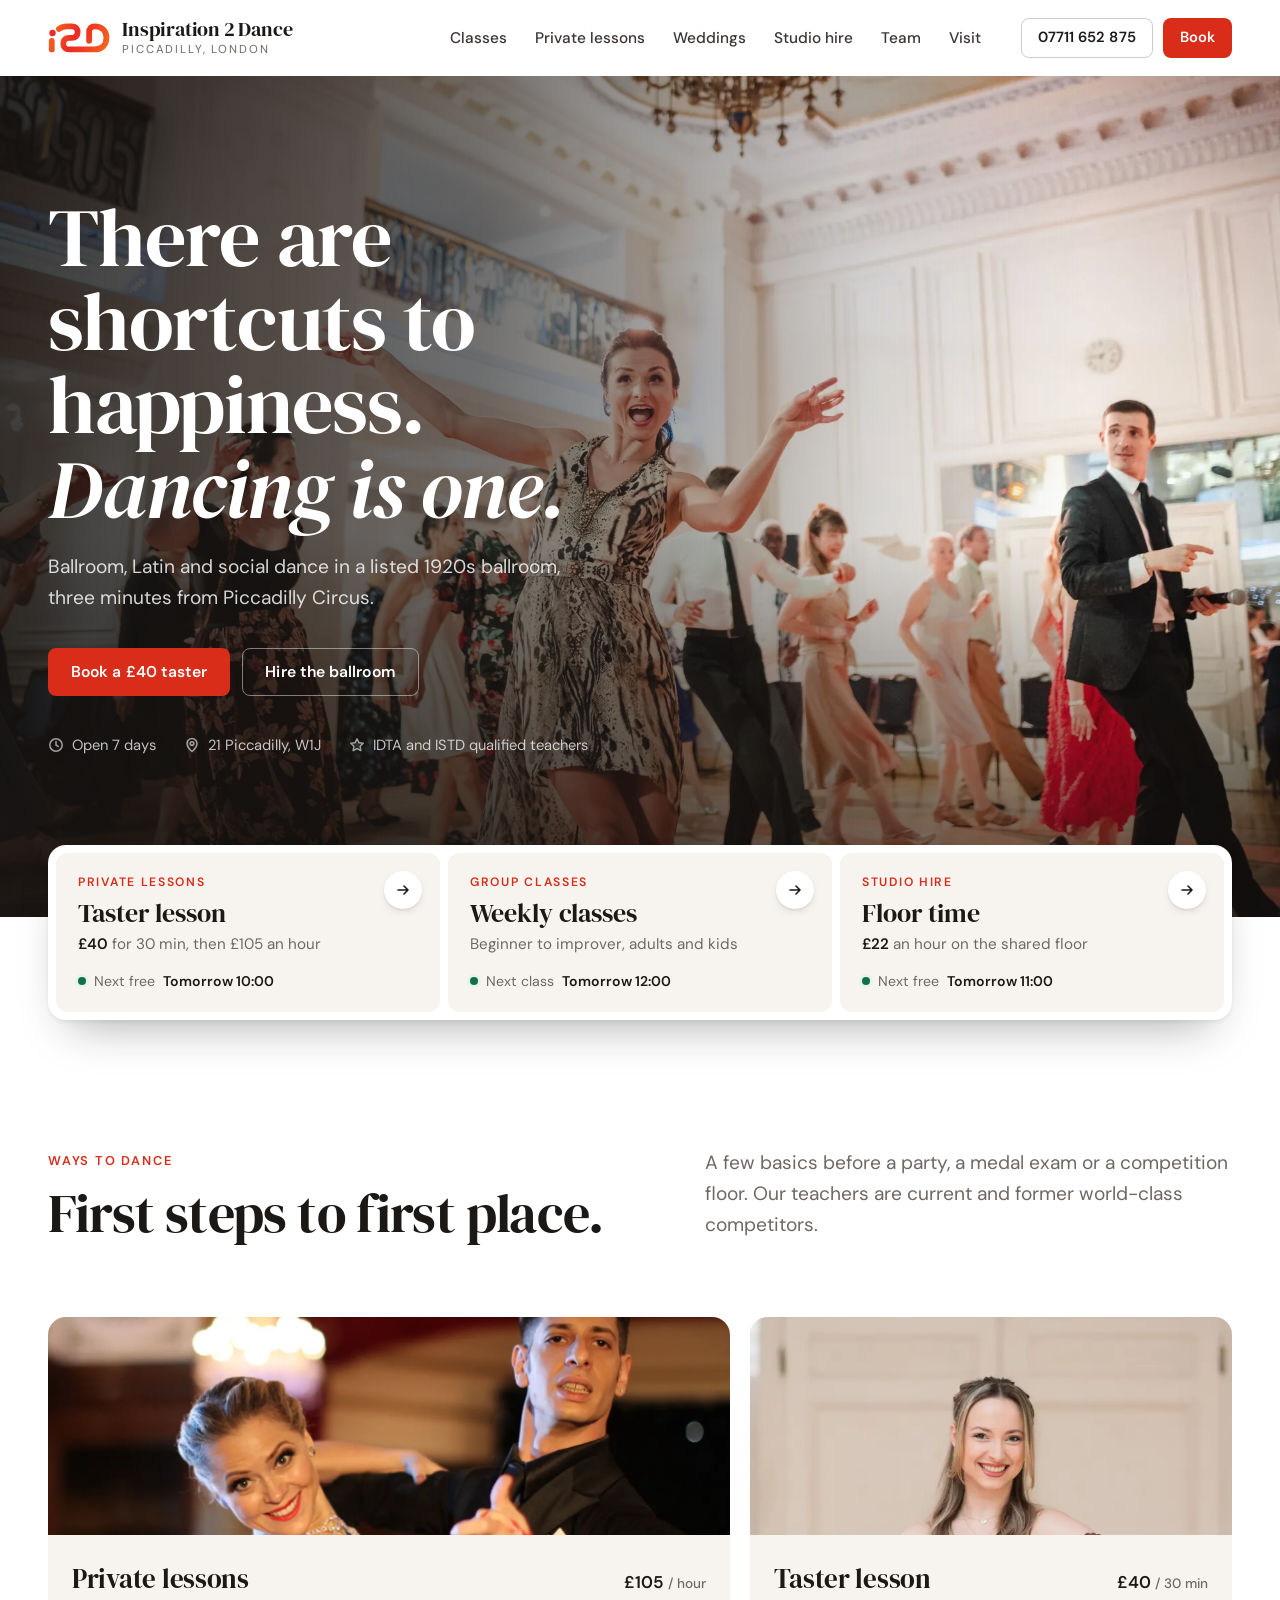
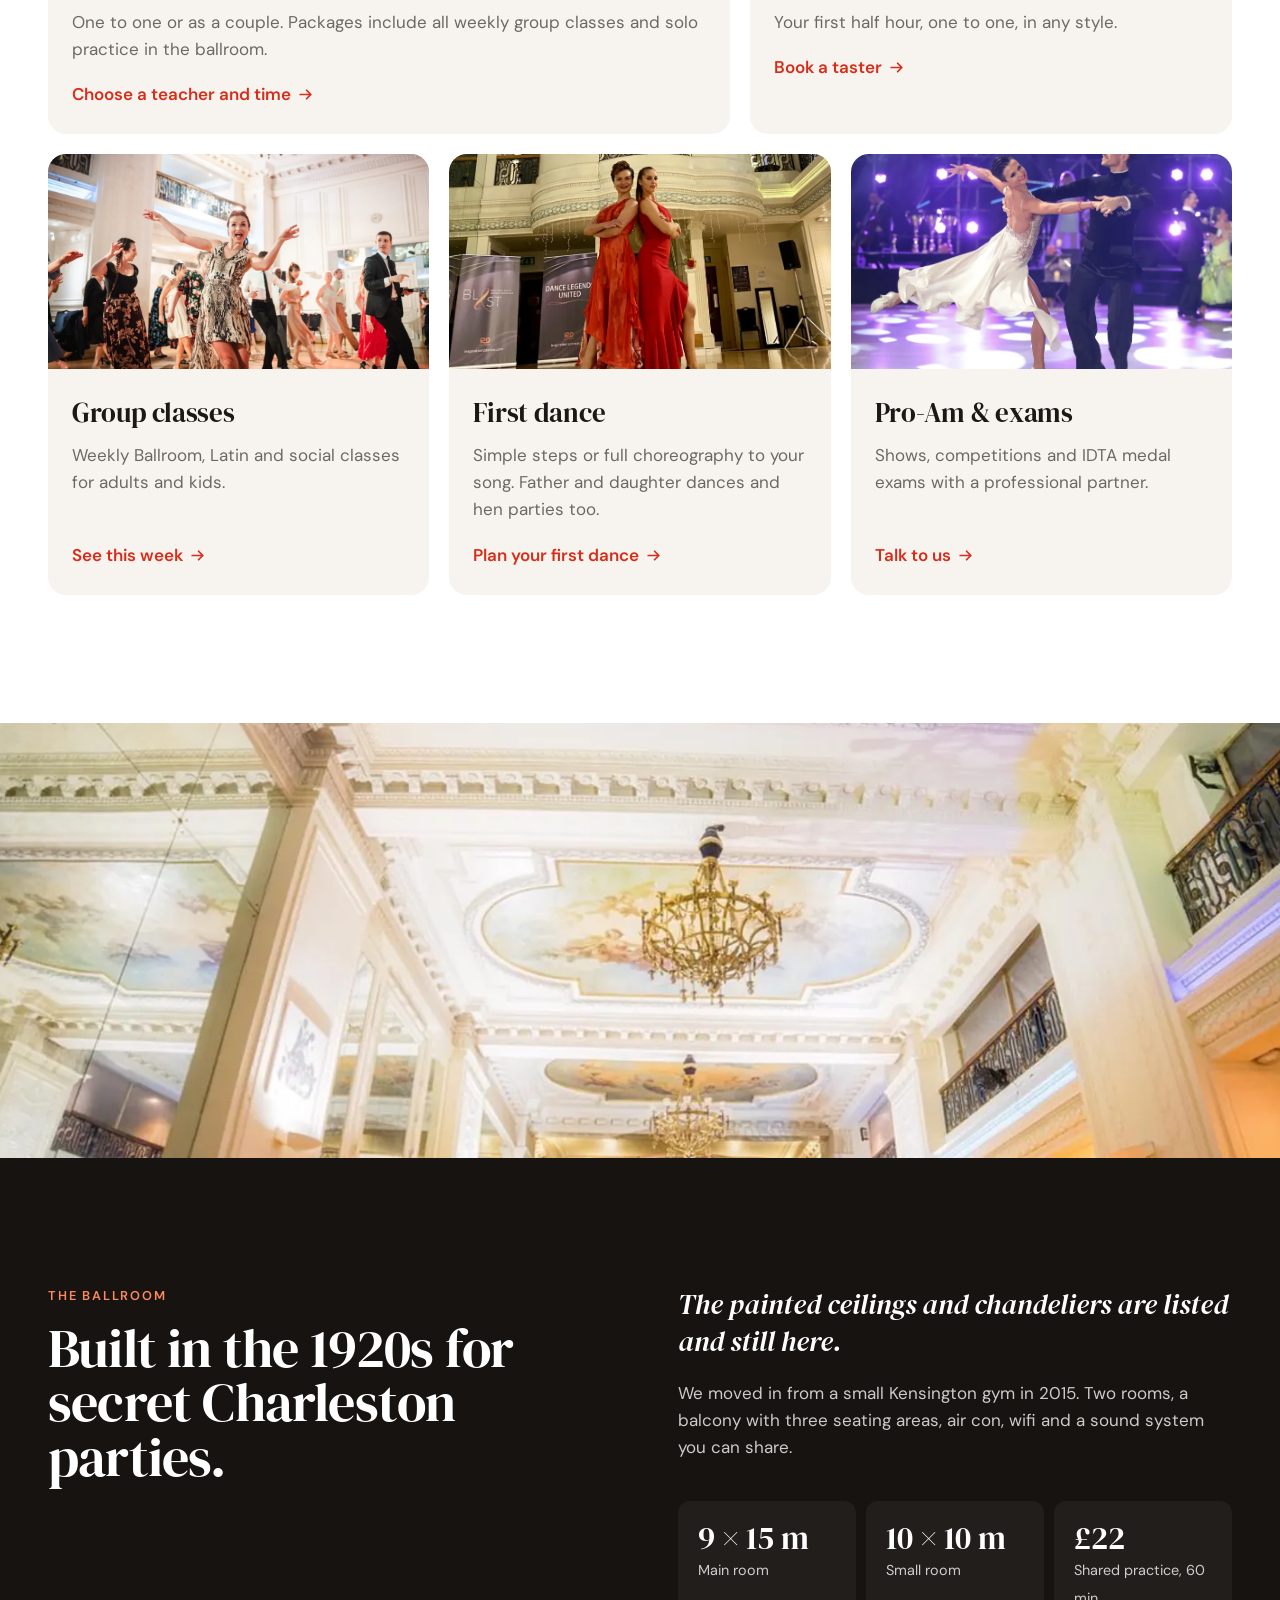
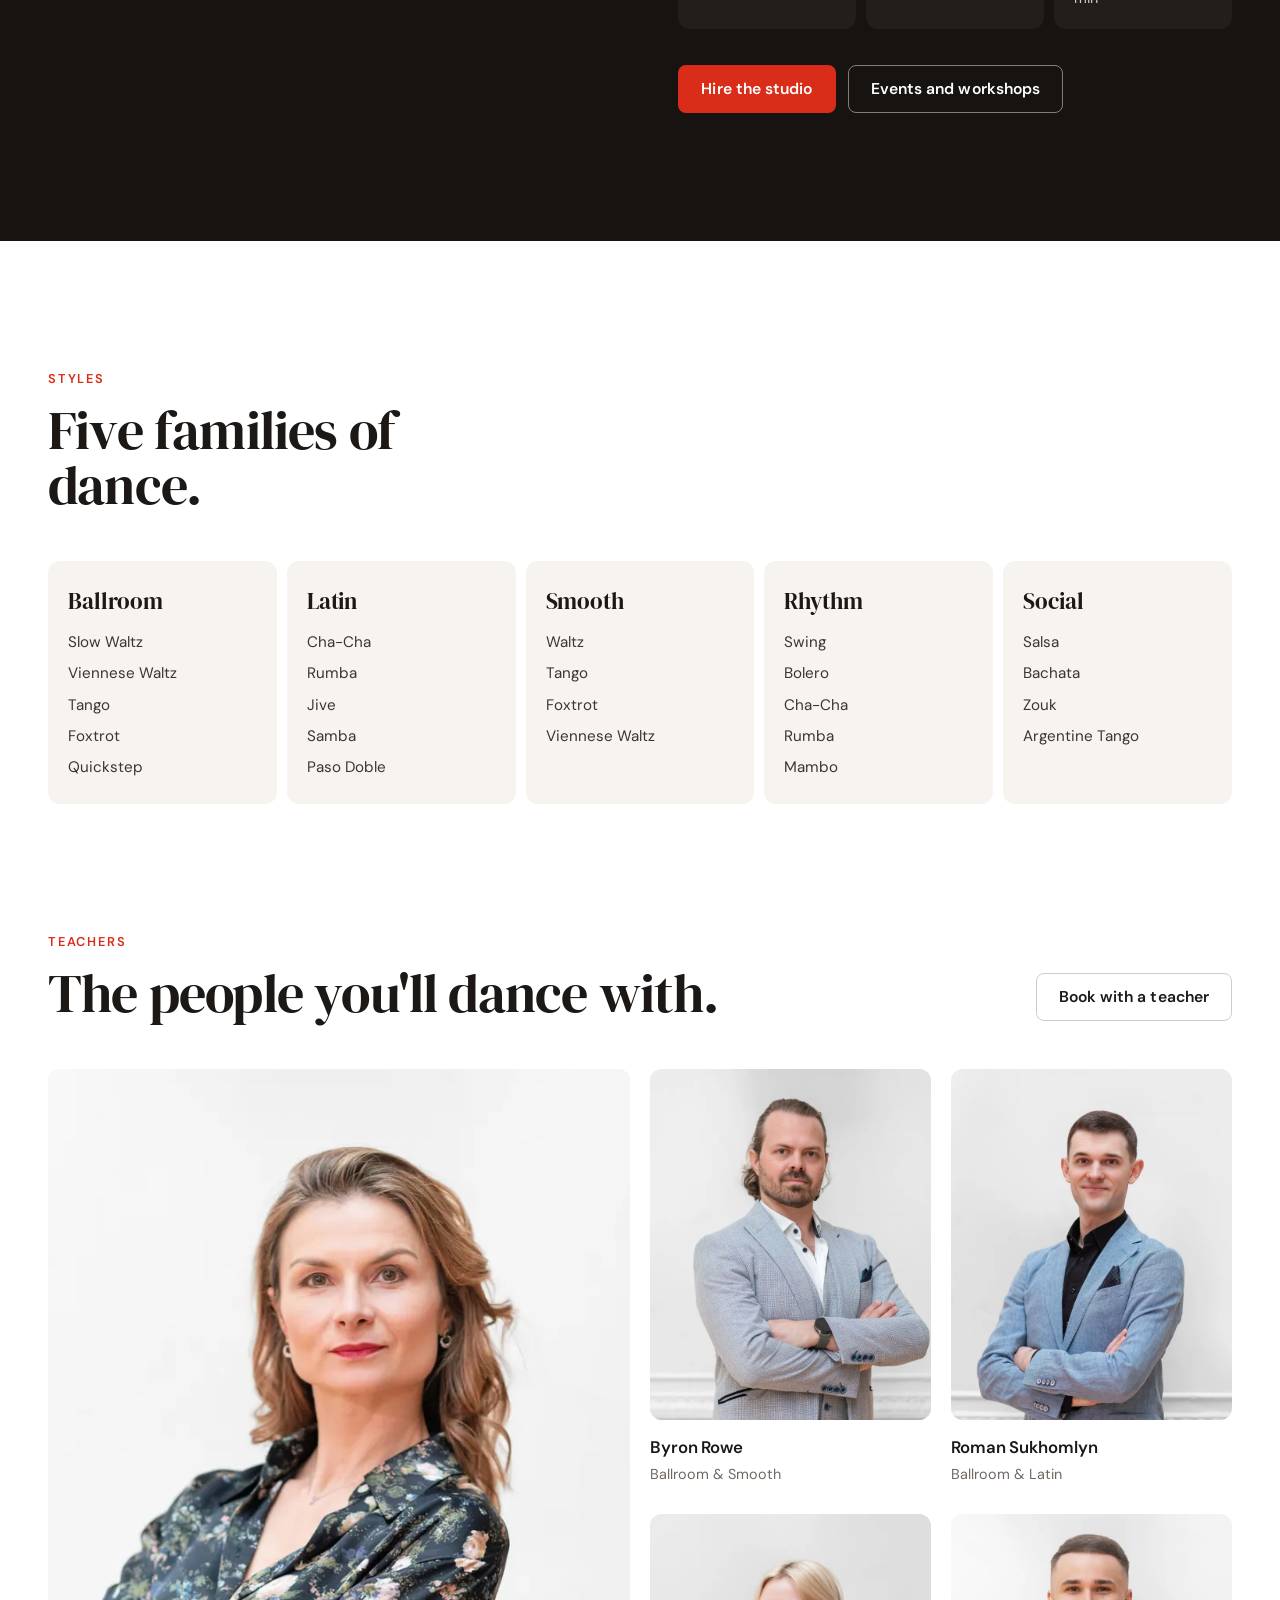
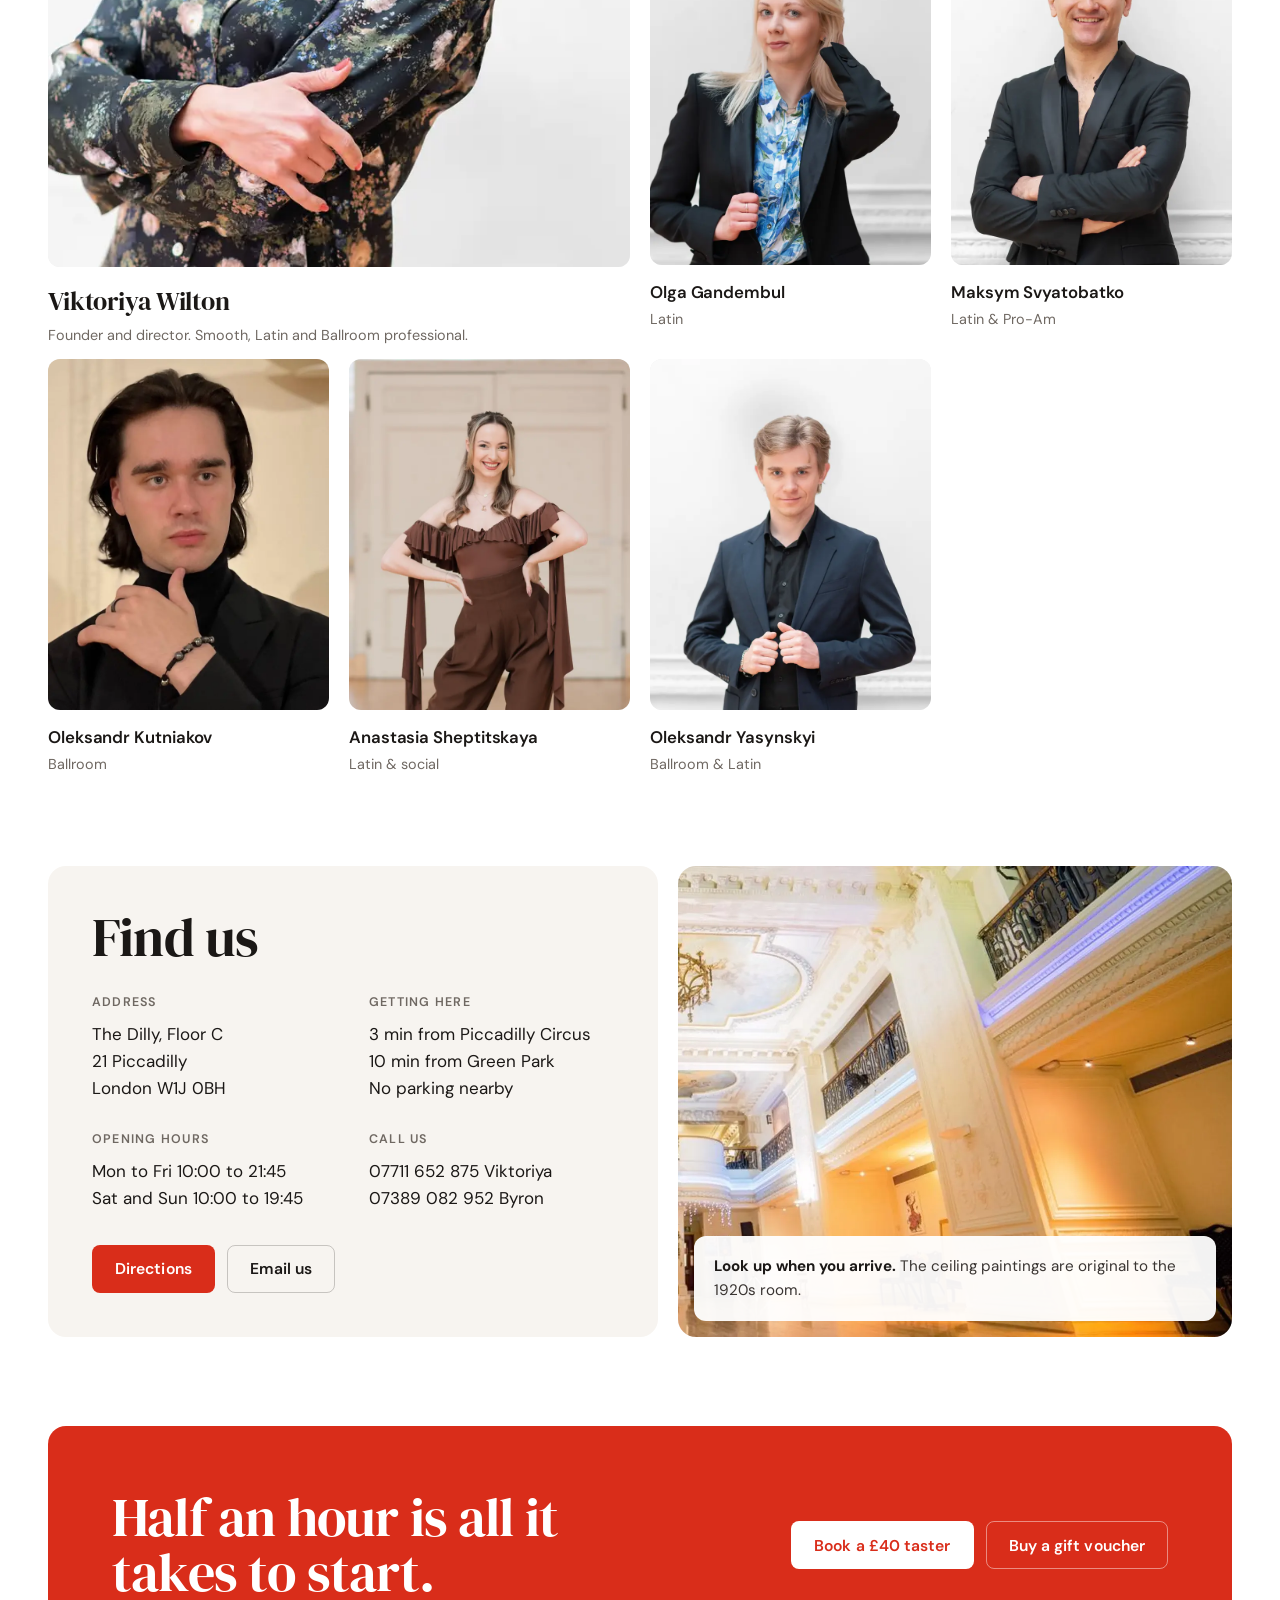
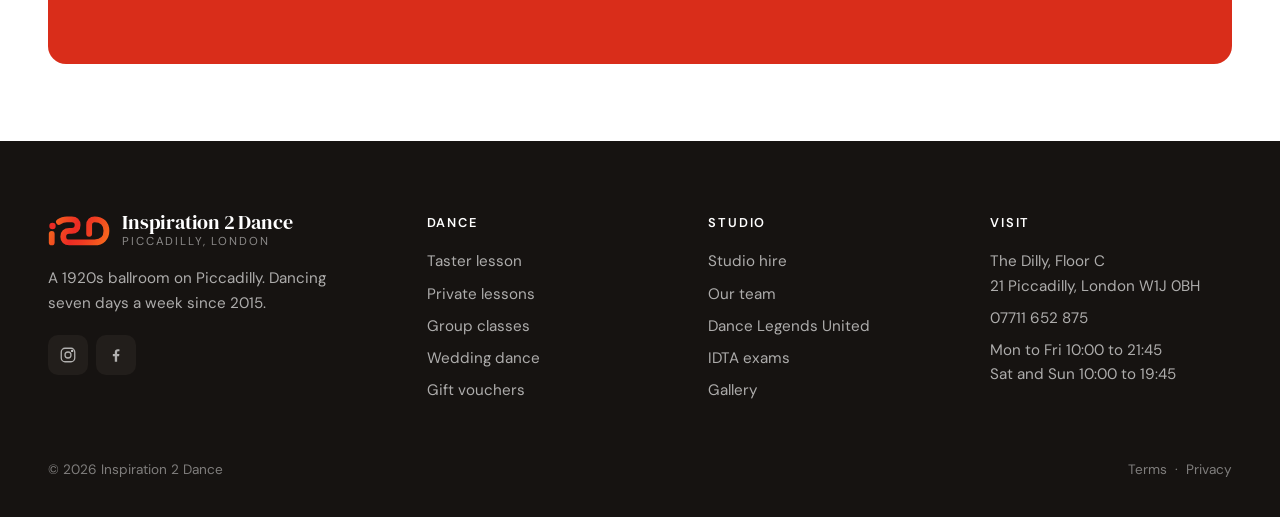
<file: index.html>
<!doctype html>
<html lang="en-GB">
<head>
<meta charset="utf-8">
<meta name="viewport" content="width=device-width, initial-scale=1">
<meta name="robots" content="noindex, nofollow">
<title>Inspiration 2 Dance · Ballroom & Latin dance studio, Piccadilly</title>
<link rel="preload" href="assets/fonts/bodoni-moda-latin-standard-normal.woff2" as="font" type="font/woff2" crossorigin>
<link rel="preload" href="assets/fonts/dm-sans-latin-standard-normal.woff2" as="font" type="font/woff2" crossorigin>
<link rel="stylesheet" href="assets/site.css">
<link rel="icon" href="assets/img/i2d-mark.svg" type="image/svg+xml">
</head>
<body data-page="home">
<div data-header></div>

<main>
  <section class="hero on-dark">
    <div class="hero-media"><img src="assets/img/social-night.webp" alt="A full social dance night under the chandeliers at Inspiration 2 Dance" width="2000" height="1353" fetchpriority="high"></div>
    <div class="rail">
      <h1 class="display">There are shortcuts to happiness. <em>Dancing is one.</em></h1>
      <p class="lede">Ballroom, Latin and social dance in a listed 1920s ballroom, three minutes from Piccadilly Circus.</p>
      <div class="actions">
        <a class="btn btn-primary" href="book.html?type=taster">Book a £40 taster</a>
        <a class="btn btn-ghost" href="studio-hire.html">Hire the ballroom</a>
      </div>
      <div class="hero-facts">
        <span><svg viewBox="0 0 16 16" fill="none" stroke="currentColor" stroke-width="1.5"><circle cx="8" cy="8" r="6.2"/><path d="M8 4.6V8l2.2 1.4" stroke-linecap="round"/></svg>Open 7 days</span>
        <span><svg viewBox="0 0 16 16" fill="none" stroke="currentColor" stroke-width="1.5"><path d="M8 14.5s5-4.3 5-8a5 5 0 0 0-10 0c0 3.7 5 8 5 8z"/><circle cx="8" cy="6.5" r="1.8"/></svg>21 Piccadilly, W1J</span>
        <span><svg viewBox="0 0 16 16" fill="none" stroke="currentColor" stroke-width="1.5"><path d="M8 1.8l1.9 3.9 4.3.6-3.1 3 .7 4.3L8 11.6l-3.8 2 .7-4.3-3.1-3 4.3-.6z" stroke-linejoin="round"/></svg>IDTA and ISTD qualified teachers</span>
      </div>
    </div>
  </section>

  <div class="rail">
    <nav class="quick" id="quick" aria-label="Book">
      <a class="qt" href="book.html?type=taster">
        <span class="qt-k">Private lessons</span>
        <span class="qt-t">Taster lesson</span>
        <span class="qt-m"><b>£40</b> for 30 min, then £105 an hour</span>
        <span class="qt-next"><i></i>Next free <b><span data-day></span> 10:00</b></span>
        <span class="qt-go" aria-hidden="true"><svg viewBox="0 0 16 16" fill="none"><path d="M3 8h10m-4-4 4 4-4 4" stroke="currentColor" stroke-width="1.6" stroke-linecap="round" stroke-linejoin="round"/></svg></span>
      </a>
      <a class="qt" href="book.html?type=class">
        <span class="qt-k">Group classes</span>
        <span class="qt-t">Weekly classes</span>
        <span class="qt-m">Beginner to improver, adults and kids</span>
        <span class="qt-next"><i></i>Next class <b><span data-day></span> 12:00</b></span>
        <span class="qt-go" aria-hidden="true"><svg viewBox="0 0 16 16" fill="none"><path d="M3 8h10m-4-4 4 4-4 4" stroke="currentColor" stroke-width="1.6" stroke-linecap="round" stroke-linejoin="round"/></svg></span>
      </a>
      <a class="qt" href="studio-hire.html">
        <span class="qt-k">Studio hire</span>
        <span class="qt-t">Floor time</span>
        <span class="qt-m"><b>£22</b> an hour on the shared floor</span>
        <span class="qt-next"><i></i>Next free <b><span data-day></span> 11:00</b></span>
        <span class="qt-go" aria-hidden="true"><svg viewBox="0 0 16 16" fill="none"><path d="M3 8h10m-4-4 4 4-4 4" stroke="currentColor" stroke-width="1.6" stroke-linecap="round" stroke-linejoin="round"/></svg></span>
      </a>
    </nav>
  </div>

  <section class="section">
    <div class="rail">
      <div class="intro">
        <div>
          <p class="kicker">Ways to dance</p>
          <h2 class="display" style="margin-top:14px">First steps to first place.</h2>
        </div>
        <p class="lede">A few basics before a party, a medal exam or a competition floor. Our teachers are current and former world-class competitors.</p>
      </div>

      <div class="offers">
        <a class="offer big" href="book.html">
          <div class="ph"><img src="assets/img/gala-waltz.webp" alt="Teacher and student in ballroom hold" width="1400" height="961" loading="lazy"></div>
          <div class="body">
            <div class="row"><h3>Private lessons</h3><span class="price">£105 <small>/ hour</small></span></div>
            <p>One to one or as a couple. Packages include all weekly group classes and solo practice in the ballroom.</p>
            <span class="link">Choose a teacher and time <svg class="arrow" viewBox="0 0 16 16" fill="none"><path d="M3 8h10m-4-4 4 4-4 4" stroke="currentColor" stroke-width="1.6" stroke-linecap="round" stroke-linejoin="round"/></svg></span>
          </div>
        </a>
        <a class="offer tall" href="book.html?type=taster">
          <div class="ph"><img src="assets/img/team-anastasia-sheptitskaya.webp" alt="Anastasia, one of our teachers, in the studio" width="720" height="900" loading="lazy" style="object-position:50% 8%"></div>
          <div class="body">
            <div class="row"><h3>Taster lesson</h3><span class="price">£40 <small>/ 30 min</small></span></div>
            <p>Your first half hour, one to one, in any style.</p>
            <span class="link">Book a taster <svg class="arrow" viewBox="0 0 16 16" fill="none"><path d="M3 8h10m-4-4 4 4-4 4" stroke="currentColor" stroke-width="1.6" stroke-linecap="round" stroke-linejoin="round"/></svg></span>
          </div>
        </a>
        <a class="offer third" href="book.html?type=class">
          <div class="ph"><img src="assets/img/social-night.webp" alt="Group class in the main ballroom" width="2000" height="1353" loading="lazy" style="object-position:30% 50%"></div>
          <div class="body">
            <div class="row"><h3>Group classes</h3></div>
            <p>Weekly Ballroom, Latin and social classes for adults and kids.</p>
            <span class="link">See this week <svg class="arrow" viewBox="0 0 16 16" fill="none"><path d="M3 8h10m-4-4 4 4-4 4" stroke="currentColor" stroke-width="1.6" stroke-linecap="round" stroke-linejoin="round"/></svg></span>
          </div>
        </a>
        <a class="offer third" id="weddings" href="book.html?style=wedding">
          <div class="ph"><img src="assets/img/red-dresses.webp" alt="Two dancers in red dresses under the ballroom balcony" width="845" height="684" loading="lazy"></div>
          <div class="body">
            <div class="row"><h3>First dance</h3></div>
            <p>Simple steps or full choreography to your song. Father and daughter dances and hen parties too.</p>
            <span class="link">Plan your first dance <svg class="arrow" viewBox="0 0 16 16" fill="none"><path d="M3 8h10m-4-4 4 4-4 4" stroke="currentColor" stroke-width="1.6" stroke-linecap="round" stroke-linejoin="round"/></svg></span>
          </div>
        </a>
        <a class="offer third" href="#">
          <div class="ph"><img src="assets/img/competition-ballroom.webp" alt="Pro-Am couple competing on a lit ballroom floor" width="845" height="684" loading="lazy"></div>
          <div class="body">
            <div class="row"><h3>Pro-Am &amp; exams</h3></div>
            <p>Shows, competitions and IDTA medal exams with a professional partner.</p>
            <span class="link">Talk to us <svg class="arrow" viewBox="0 0 16 16" fill="none"><path d="M3 8h10m-4-4 4 4-4 4" stroke="currentColor" stroke-width="1.6" stroke-linecap="round" stroke-linejoin="round"/></svg></span>
          </div>
        </a>
      </div>
    </div>
  </section>

  <section class="band on-dark">
    <div class="ceiling"><img src="assets/img/ballroom-ceiling.webp" alt="Painted ceilings and chandeliers in the main ballroom" width="2000" height="488" loading="lazy"></div>
    <div class="section rail">
      <div class="story">
        <div>
          <p class="kicker">The ballroom</p>
          <h2 class="display" style="margin-top:14px">Built in the 1920s for secret Charleston parties.</h2>
        </div>
        <div>
          <p class="big-quote">The painted ceilings and chandeliers are listed and still here.</p>
          <p style="margin-top:1.2em">We moved in from a small Kensington gym in 2015. Two rooms, a balcony with three seating areas, air con, wifi and a sound system you can share.</p>
          <div class="specs">
            <div class="spec"><b class="num">9 × 15 m</b><span>Main room</span></div>
            <div class="spec"><b class="num">10 × 10 m</b><span>Small room</span></div>
            <div class="spec"><b class="num">£22</b><span>Shared practice, 60 min</span></div>
          </div>
          <div class="actions">
            <a class="btn btn-primary" href="studio-hire.html">Hire the studio</a>
            <a class="btn btn-ghost" href="studio-hire.html#exclusive">Events and workshops</a>
          </div>
        </div>
      </div>
    </div>
  </section>

  <section class="section">
    <div class="rail">
      <p class="kicker">Styles</p>
      <h2 class="display" style="margin-top:14px;max-width:16ch">Five families of dance.</h2>
      <div class="styles-grid">
        <div class="style-card"><h3>Ballroom</h3><ul><li>Slow Waltz</li><li>Viennese Waltz</li><li>Tango</li><li>Foxtrot</li><li>Quickstep</li></ul></div>
        <div class="style-card"><h3>Latin</h3><ul><li>Cha-Cha</li><li>Rumba</li><li>Jive</li><li>Samba</li><li>Paso Doble</li></ul></div>
        <div class="style-card"><h3>Smooth</h3><ul><li>Waltz</li><li>Tango</li><li>Foxtrot</li><li>Viennese Waltz</li></ul></div>
        <div class="style-card"><h3>Rhythm</h3><ul><li>Swing</li><li>Bolero</li><li>Cha-Cha</li><li>Rumba</li><li>Mambo</li></ul></div>
        <div class="style-card"><h3>Social</h3><ul><li>Salsa</li><li>Bachata</li><li>Zouk</li><li>Argentine Tango</li></ul></div>
      </div>
    </div>
  </section>

  <section class="section tight" id="team" style="padding-top:0">
    <div class="rail">
      <div class="team-head">
        <div>
          <p class="kicker">Teachers</p>
          <h2 class="display" style="margin-top:14px">The people you'll dance with.</h2>
        </div>
        <a class="btn btn-ghost" href="book.html">Book with a teacher</a>
      </div>
      <div class="team">
        <article class="person lead">
          <div class="ph"><img src="assets/img/team-viktoriya-wilton.webp" alt="Viktoriya Wilton" width="720" height="900" loading="lazy"></div>
          <h3>Viktoriya Wilton</h3>
          <p>Founder and director. Smooth, Latin and Ballroom professional.</p>
        </article>
        <article class="person"><div class="ph"><img src="assets/img/team-byron-rowe.webp" alt="Byron Rowe" width="720" height="900" loading="lazy"></div><h3>Byron Rowe</h3><p>Ballroom &amp; Smooth</p></article>
        <article class="person"><div class="ph"><img src="assets/img/team-roman-sukhomlyn.webp" alt="Roman Sukhomlyn" width="720" height="900" loading="lazy"></div><h3>Roman Sukhomlyn</h3><p>Ballroom &amp; Latin</p></article>
        <article class="person"><div class="ph"><img src="assets/img/team-olga-gandembul.webp" alt="Olga Gandembul" width="720" height="900" loading="lazy"></div><h3>Olga Gandembul</h3><p>Latin</p></article>
        <article class="person"><div class="ph"><img src="assets/img/team-maksym-svyatobatko.webp" alt="Maksym Svyatobatko" width="720" height="900" loading="lazy"></div><h3>Maksym Svyatobatko</h3><p>Latin &amp; Pro-Am</p></article>
        <article class="person"><div class="ph"><img src="assets/img/team-oleksandr-kutniakov.webp" alt="Oleksandr Kutniakov" width="680" height="850" loading="lazy"></div><h3>Oleksandr Kutniakov</h3><p>Ballroom</p></article>
        <article class="person"><div class="ph"><img src="assets/img/team-anastasia-sheptitskaya.webp" alt="Anastasia Sheptitskaya" width="720" height="900" loading="lazy"></div><h3>Anastasia Sheptitskaya</h3><p>Latin &amp; social</p></article>
        <article class="person"><div class="ph"><img src="assets/img/team-oleksandr-yasynskyi.webp" alt="Oleksandr Yasynskyi" width="720" height="900" loading="lazy"></div><h3>Oleksandr Yasynskyi</h3><p>Ballroom &amp; Latin</p></article>
      </div>
    </div>
  </section>

  <section class="section tight" id="visit" style="padding-top:0">
    <div class="rail visit">
      <div class="visit-card">
        <h2 class="display">Find us</h2>
        <div class="facts">
          <div><p class="label">Address</p><p>The Dilly, Floor C<br>21 Piccadilly<br>London W1J 0BH</p></div>
          <div><p class="label">Getting here</p><p>3 min from Piccadilly Circus<br>10 min from Green Park<br>No parking nearby</p></div>
          <div><p class="label">Opening hours</p><p class="num">Mon to Fri 10:00 to 21:45<br>Sat and Sun 10:00 to 19:45</p></div>
          <div><p class="label">Call us</p><p class="num"><a href="tel:+447711652875">07711 652 875</a> Viktoriya<br><a href="tel:+447389082952">07389 082 952</a> Byron</p></div>
        </div>
        <div style="display:flex;gap:12px;flex-wrap:wrap;margin-top:32px">
          <a class="btn btn-primary" href="https://maps.google.com/?q=21+Piccadilly+London+W1J+0BH">Directions</a>
          <a class="btn btn-ghost" href="mailto:info@inspiration2dance.com">Email us</a>
        </div>
      </div>
      <div class="visit-photo">
        <img src="assets/img/ballroom-floor.webp" alt="The ballroom floor and balcony" width="1100" height="1061" loading="lazy">
        <p class="did-you-know"><b>Look up when you arrive.</b> The ceiling paintings are original to the 1920s room.</p>
      </div>
    </div>
  </section>

  <div class="rail">
    <div class="cta-band">
      <h2 class="display">Half an hour is all it takes to start.</h2>
      <div class="actions">
        <a class="btn btn-light" href="book.html?type=taster">Book a £40 taster</a>
        <a class="btn btn-ghost light" href="#">Buy a gift voucher</a>
      </div>
    </div>
  </div>
</main>

<div data-footer></div>
<script src="assets/site.js"></script>
<script>
  // Quick booker: sample "next free" days, relative to today
  document.querySelectorAll("[data-day]").forEach((el) => { el.textContent = "Tomorrow"; });
</script>
</body>
</html>
</file>
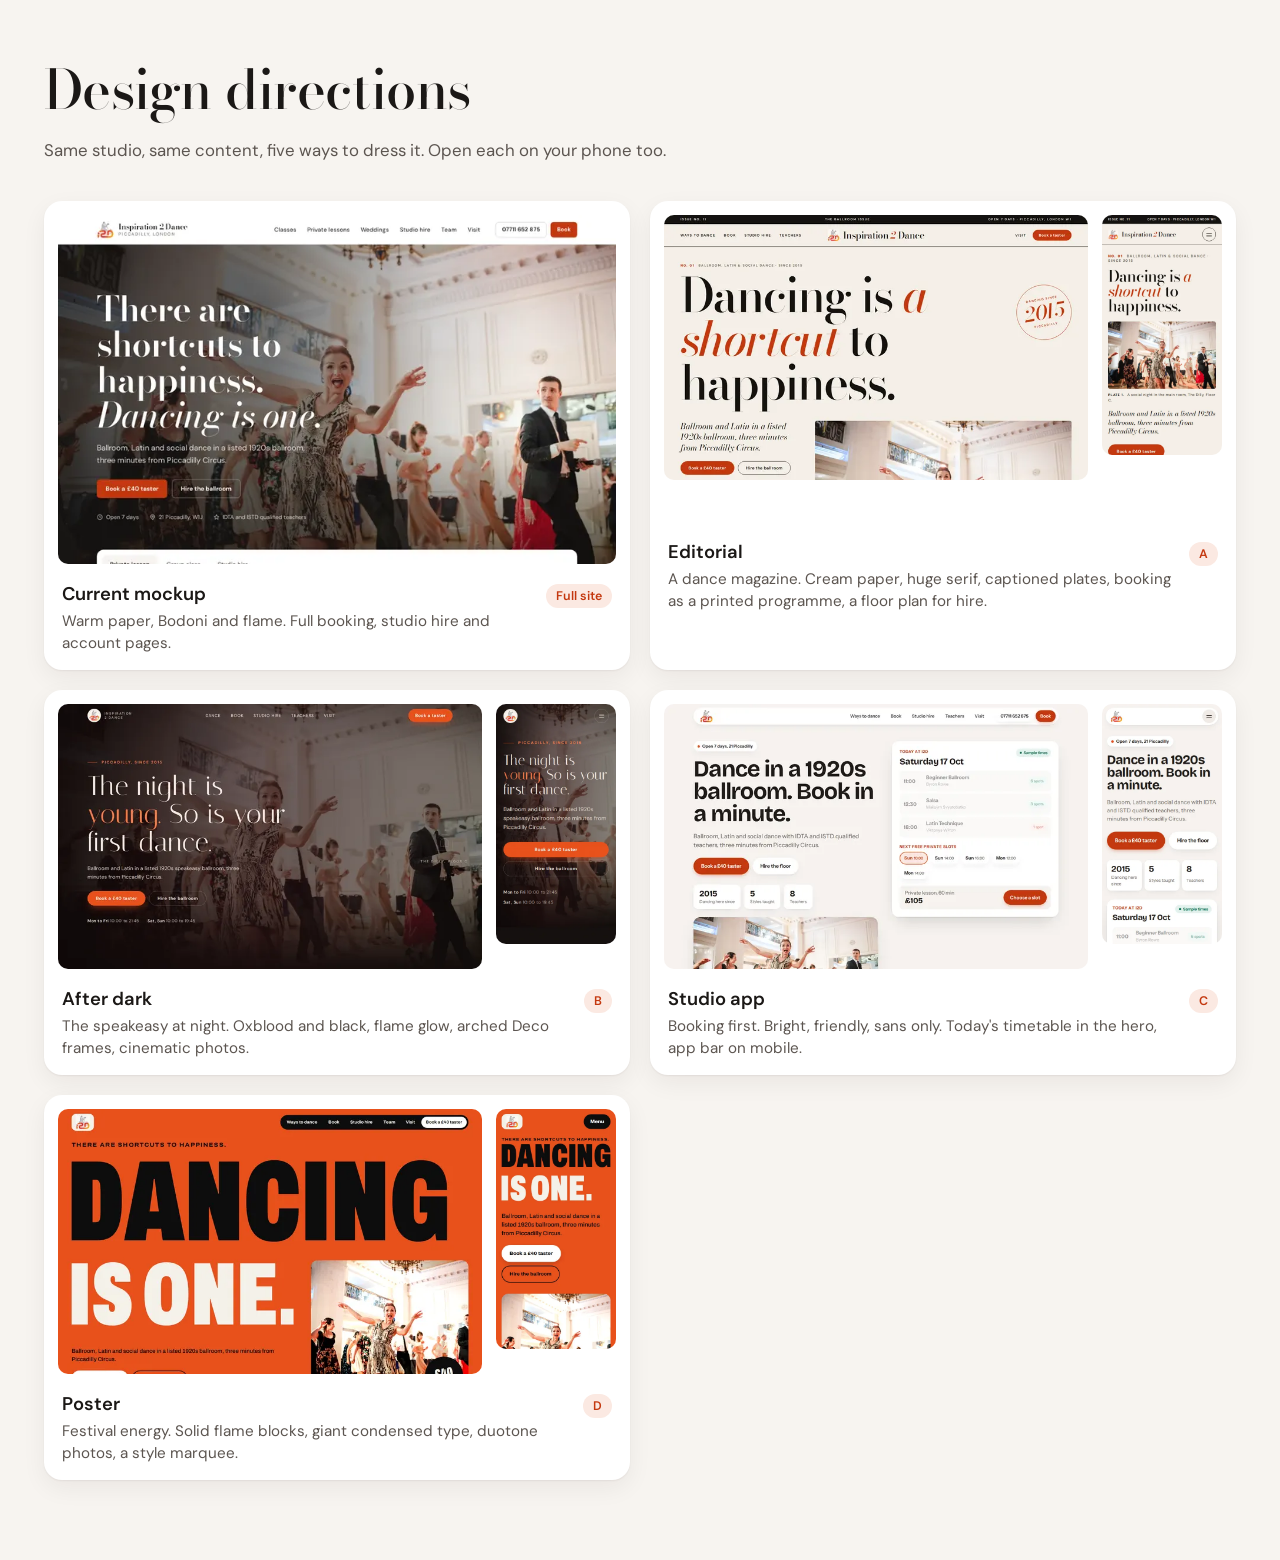
<file: directions/index.html>
<!doctype html>
<html lang="en-GB">
<head>
<meta charset="utf-8">
<meta name="viewport" content="width=device-width, initial-scale=1">
<meta name="robots" content="noindex">
<title>I2D design directions</title>
<style>
@font-face { font-family: "DM Sans"; src: url(../assets/fonts/dm-sans-latin-standard-normal.woff2) format("woff2"); font-weight: 100 1000; }
@font-face { font-family: "Bodoni Moda"; src: url(../assets/fonts/bodoni-moda-latin-standard-normal.woff2) format("woff2"); font-weight: 400 900; }
* { box-sizing: border-box; }
body { margin: 0; font-family: "DM Sans", system-ui, sans-serif; background: #f7f4f0; color: #1b1816; }
.wrap { max-width: 1240px; margin: 0 auto; padding: 48px 24px 80px; }
h1 { font-family: "Bodoni Moda", serif; font-weight: 500; font-size: clamp(2.2rem, 5vw, 3.4rem); margin: 0 0 8px; letter-spacing: -.01em; }
.lede { color: #5c5550; margin: 0 0 40px; font-size: 1.05rem; }
.grid { display: grid; grid-template-columns: repeat(auto-fill, minmax(min(100%, 540px), 1fr)); gap: 20px; }
a.card { display: grid; grid-template-columns: 1fr 120px; gap: 14px; background: #fff; border-radius: 18px; padding: 14px; text-decoration: none; color: inherit; box-shadow: 0 1px 2px rgba(27,24,22,.06), 0 8px 24px rgba(27,24,22,.06); transition: transform .2s, box-shadow .2s; }
a.card:hover { transform: translateY(-2px); box-shadow: 0 2px 4px rgba(27,24,22,.08), 0 16px 36px rgba(27,24,22,.1); }
.card img { width: 100%; display: block; border-radius: 10px; aspect-ratio: 16/10; object-fit: cover; object-position: top; }
.card img.m { aspect-ratio: 1/2; }
.card .meta { grid-column: 1 / -1; display: flex; justify-content: space-between; align-items: baseline; gap: 12px; padding: 4px 4px 2px; }
.card h2 { margin: 0; font-size: 1.15rem; font-weight: 600; }
.card p { margin: 4px 0 0; color: #5c5550; font-size: .95rem; line-height: 1.45; }
.tag { flex: none; font-size: .78rem; font-weight: 600; padding: 4px 10px; border-radius: 999px; background: #fbe9e2; color: #c4380f; }
a.card.solo { grid-template-columns: 1fr; }
</style>
</head>
<body>
<div class="wrap">
  <h1>Design directions</h1>
  <p class="lede">Same studio, same content, five ways to dress it. Open each on your phone too.</p>
  <div class="grid">
    <a class="card solo" href="../index.html"><img src="thumb-current.webp" alt="">
      <div class="meta"><div><h2>Current mockup</h2><p>Warm paper, Bodoni and flame. Full booking, studio hire and account pages.</p></div><span class="tag">Full site</span></div></a>
    <a class="card" href="editorial/"><img src="thumb-editorial.webp" alt=""><img class="m" src="thumb-editorial-m.webp" alt="">
      <div class="meta"><div><h2>Editorial</h2><p>A dance magazine. Cream paper, huge serif, captioned plates, booking as a printed programme, a floor plan for hire.</p></div><span class="tag">A</span></div></a>
    <a class="card" href="after-dark/"><img src="thumb-after-dark.webp" alt=""><img class="m" src="thumb-after-dark-m.webp" alt="">
      <div class="meta"><div><h2>After dark</h2><p>The speakeasy at night. Oxblood and black, flame glow, arched Deco frames, cinematic photos.</p></div><span class="tag">B</span></div></a>
    <a class="card" href="studio-app/"><img src="thumb-studio-app.webp" alt=""><img class="m" src="thumb-studio-app-m.webp" alt="">
      <div class="meta"><div><h2>Studio app</h2><p>Booking first. Bright, friendly, sans only. Today's timetable in the hero, app bar on mobile.</p></div><span class="tag">C</span></div></a>
    <a class="card" href="poster/"><img src="thumb-poster.webp" alt=""><img class="m" src="thumb-poster-m.webp" alt="">
      <div class="meta"><div><h2>Poster</h2><p>Festival energy. Solid flame blocks, giant condensed type, duotone photos, a style marquee.</p></div><span class="tag">D</span></div></a>
  </div>
</div>
</body>
</html>
</file>
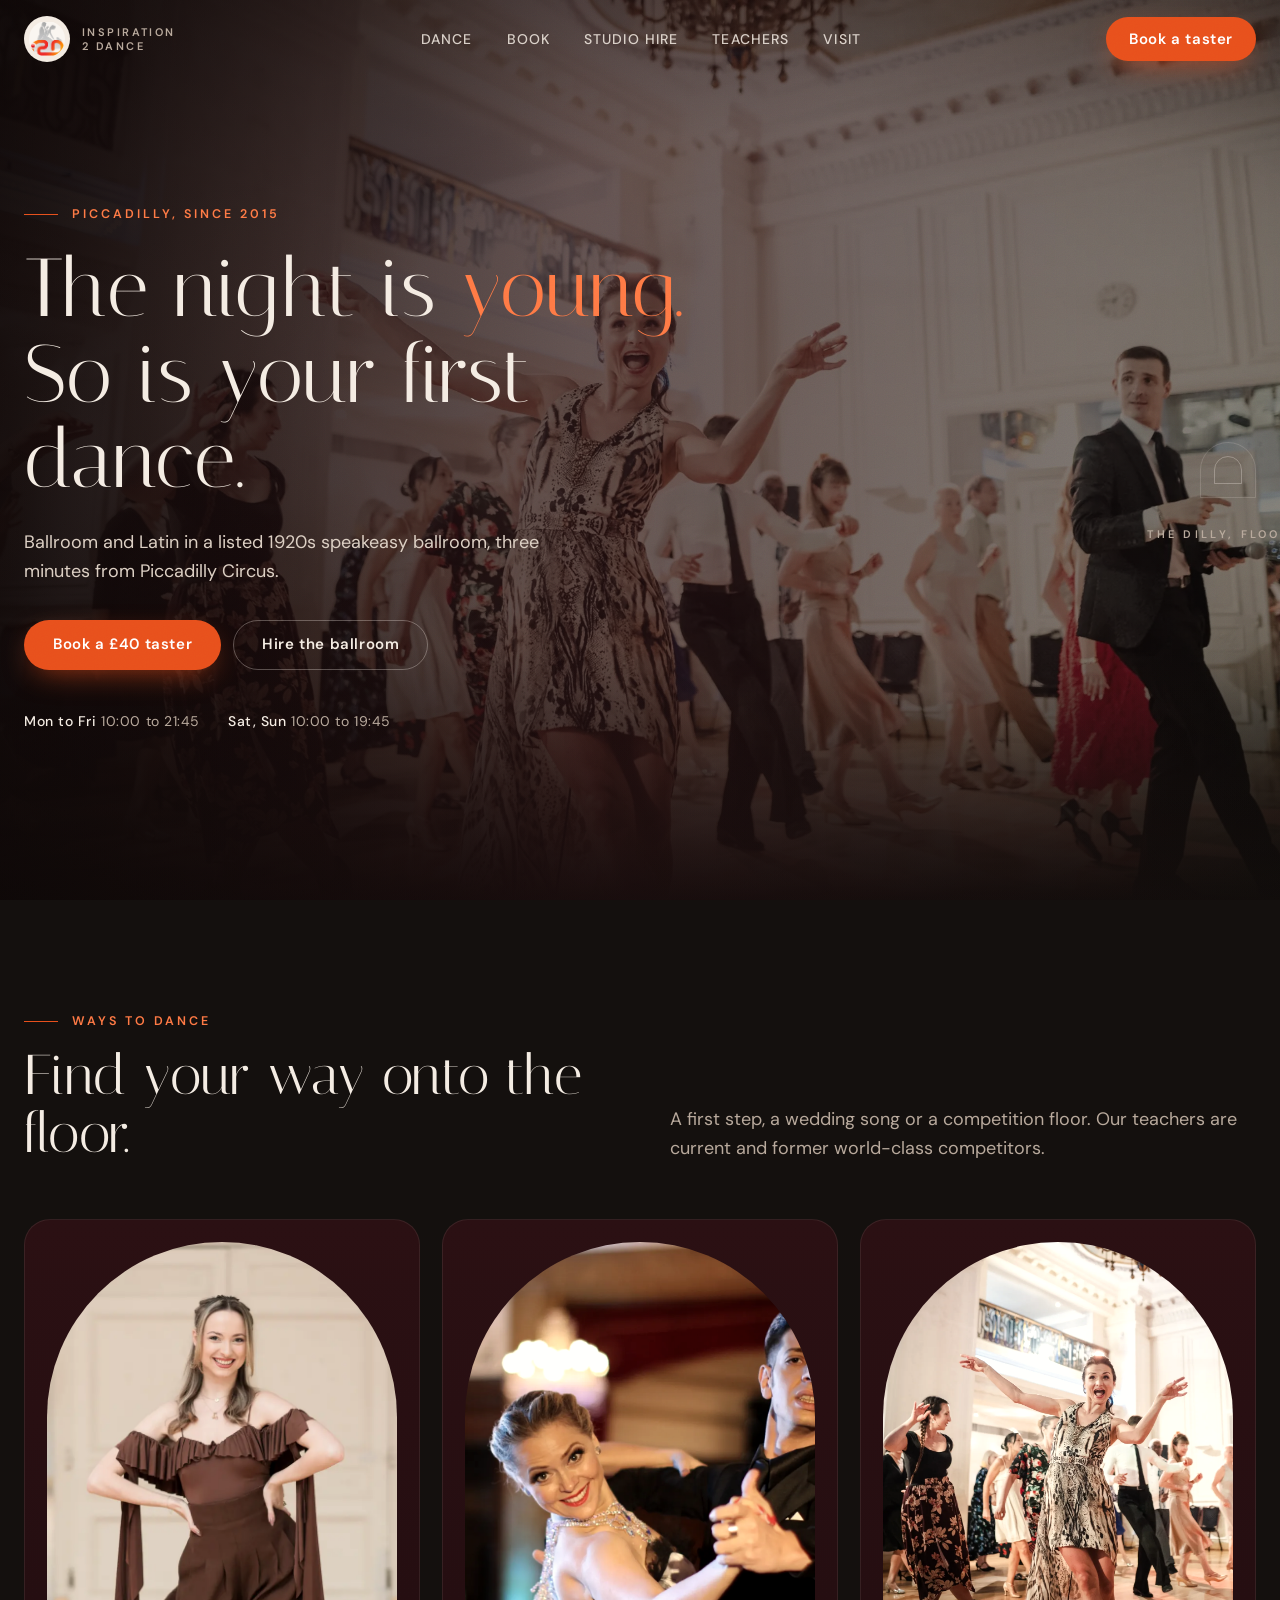
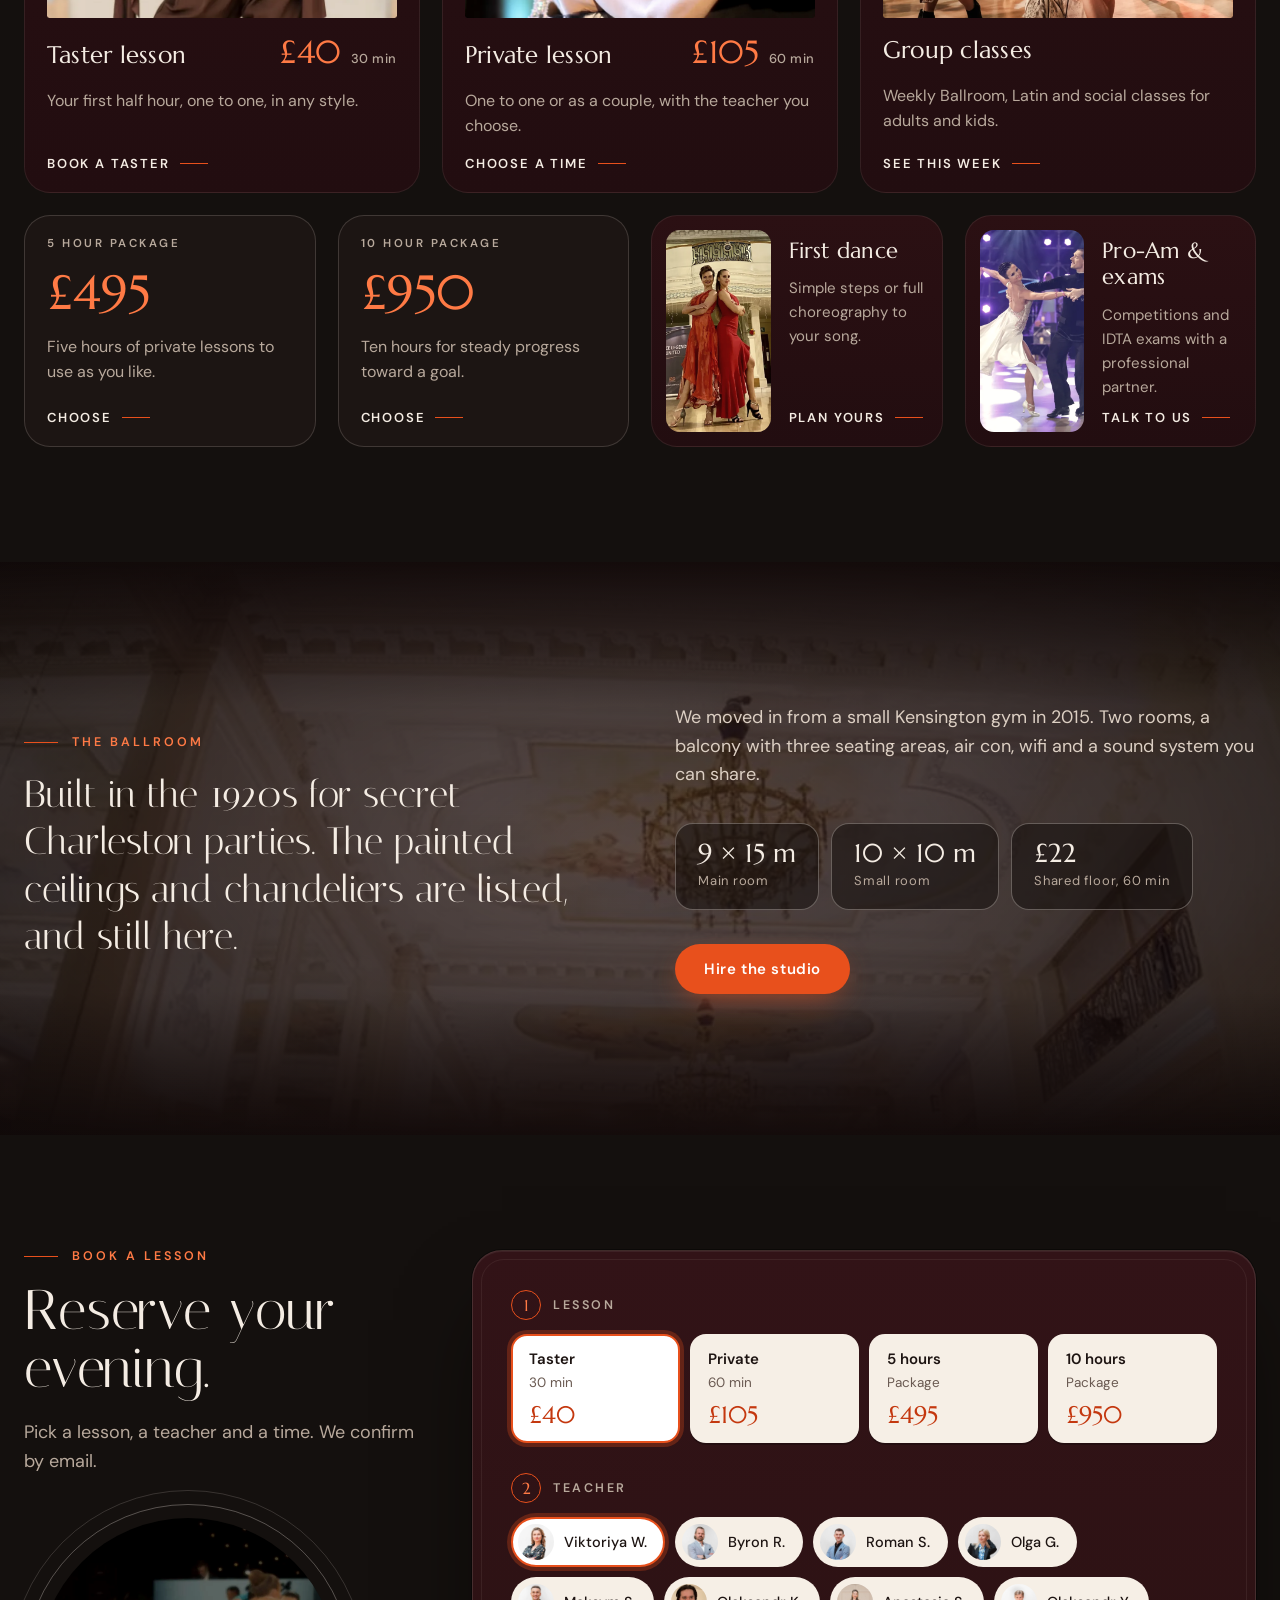
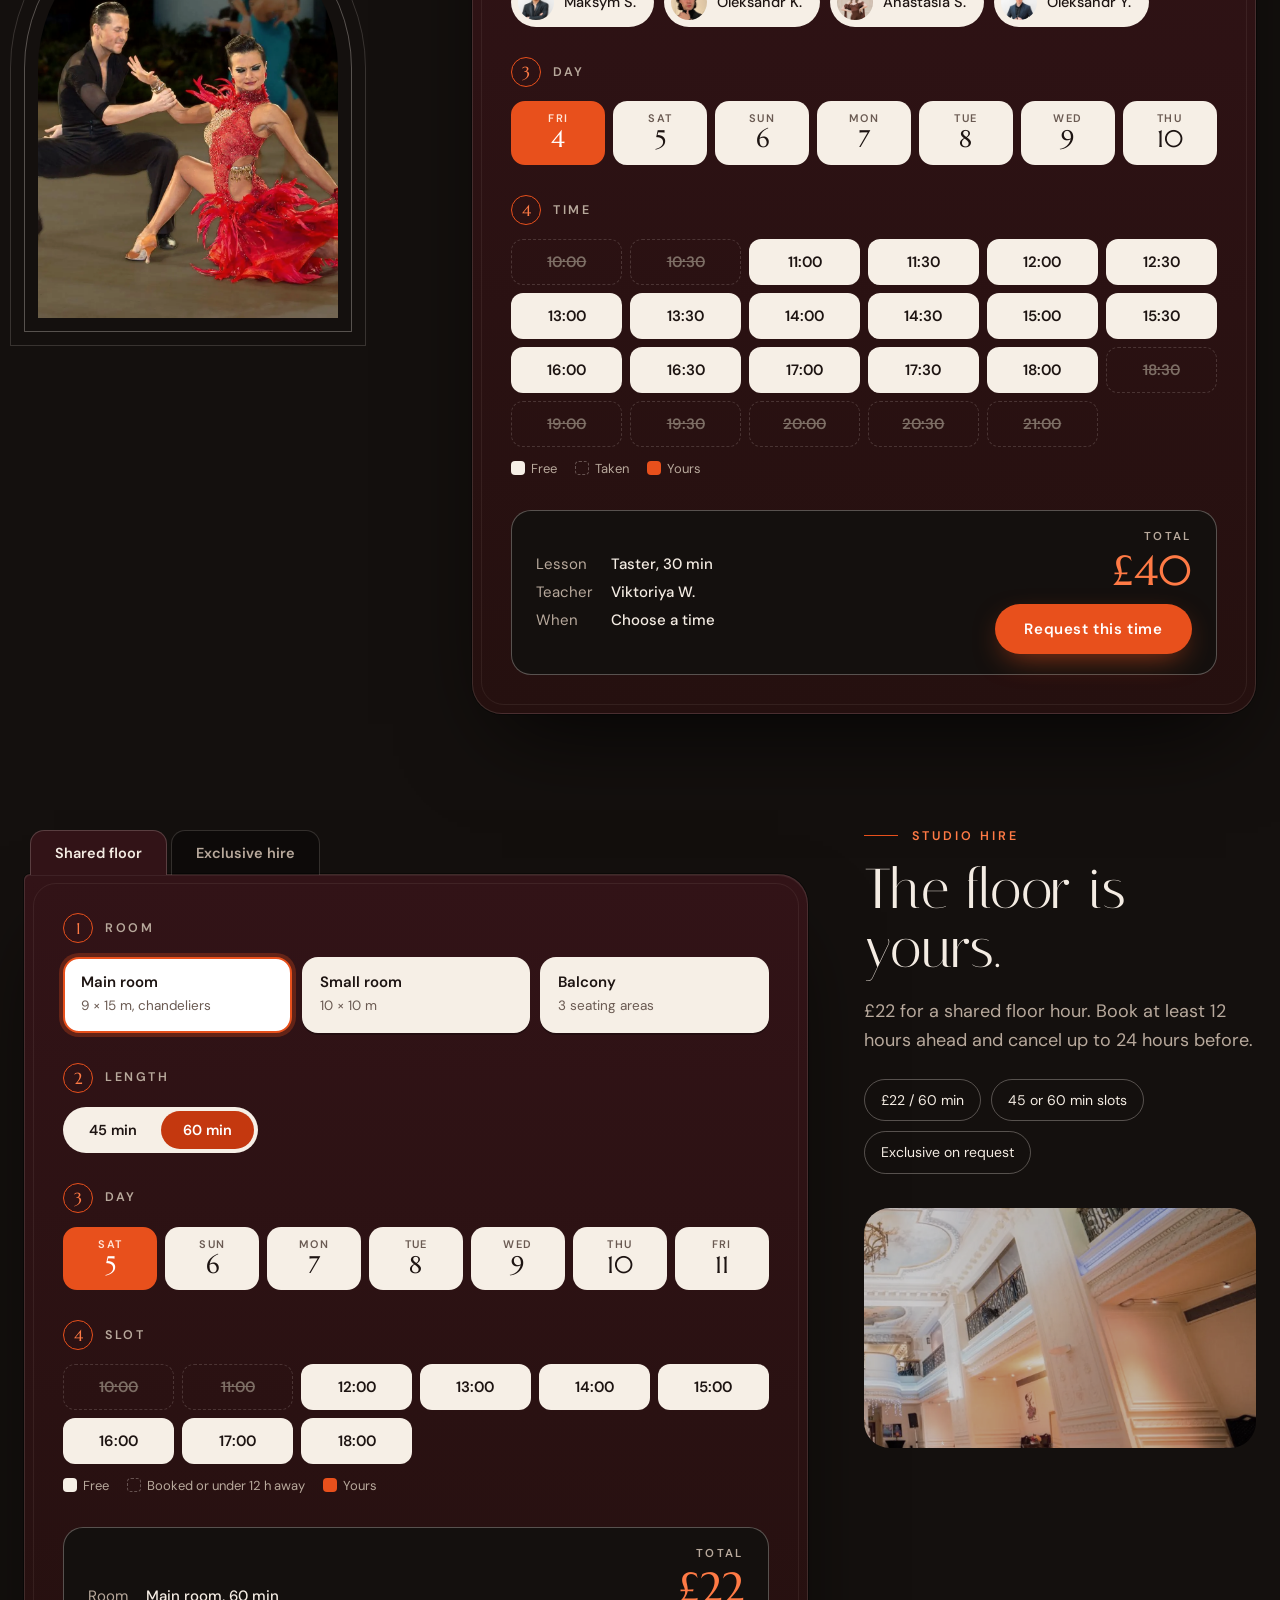
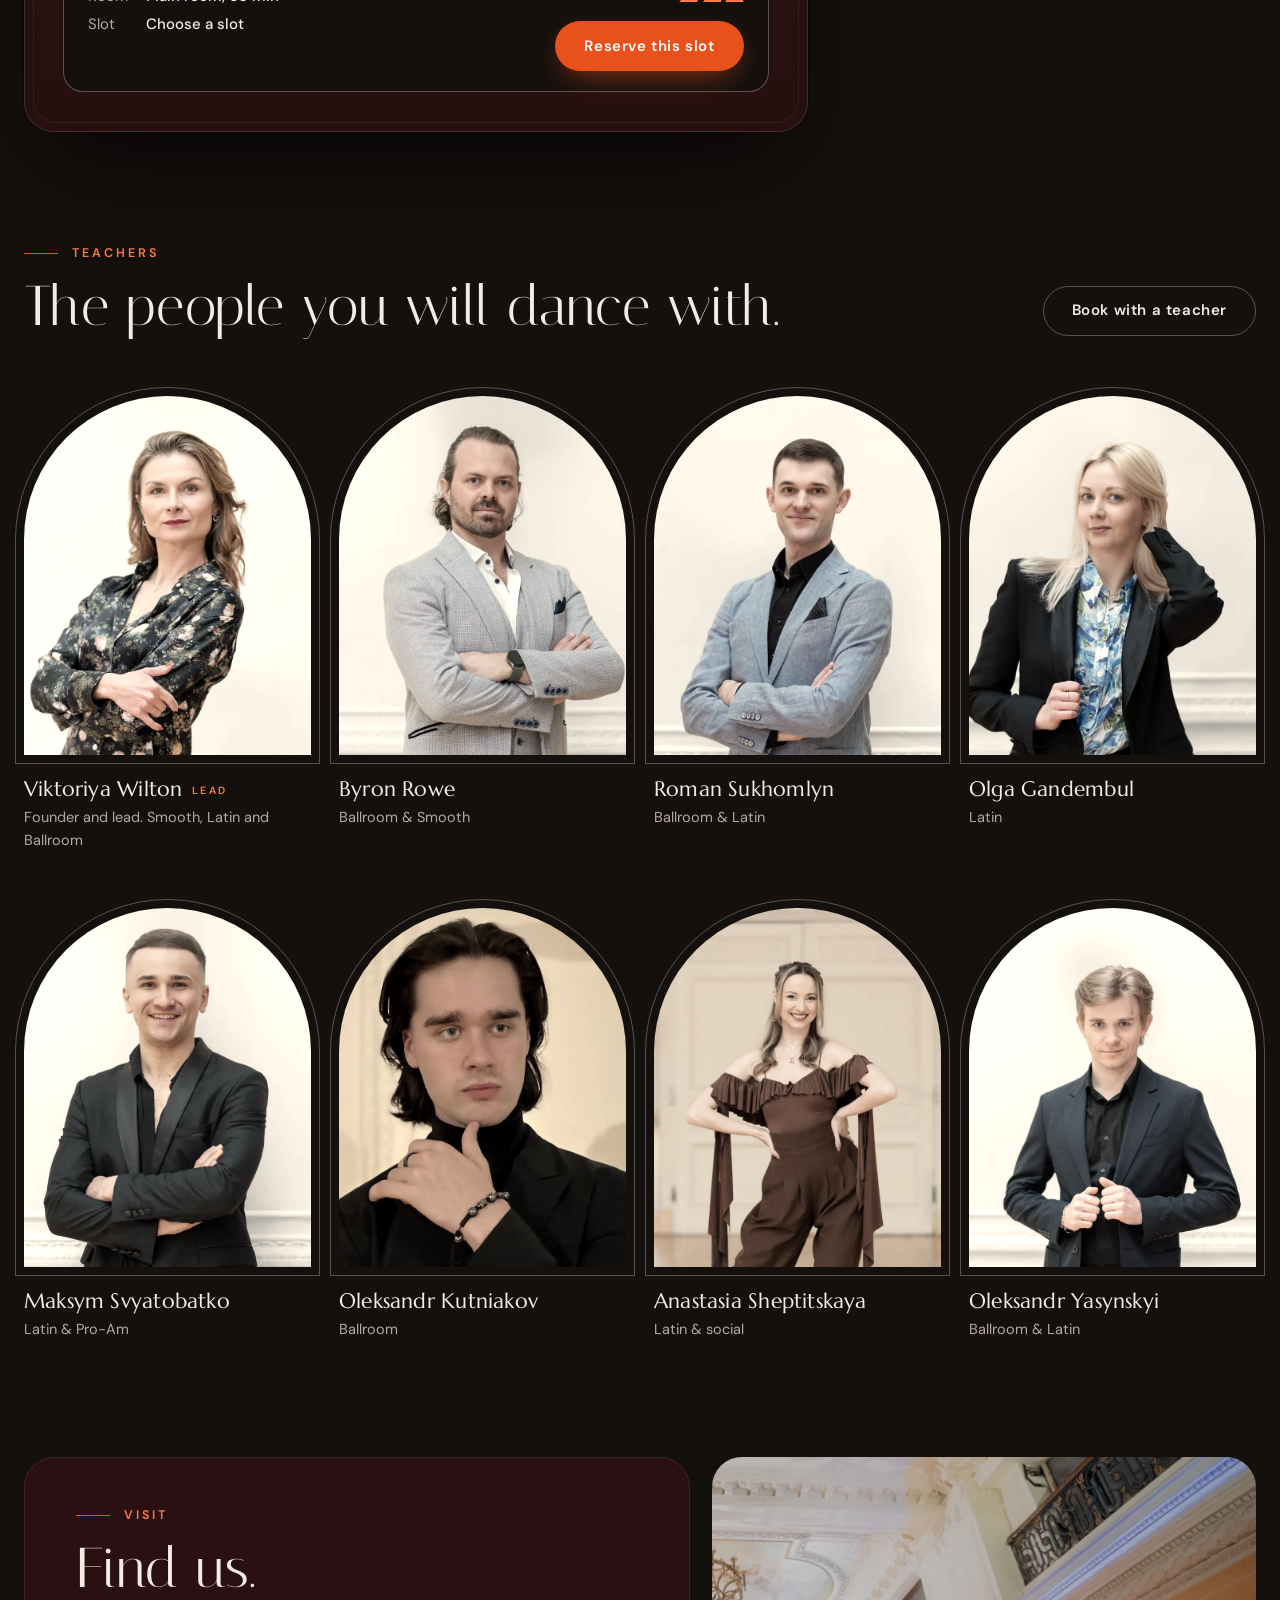
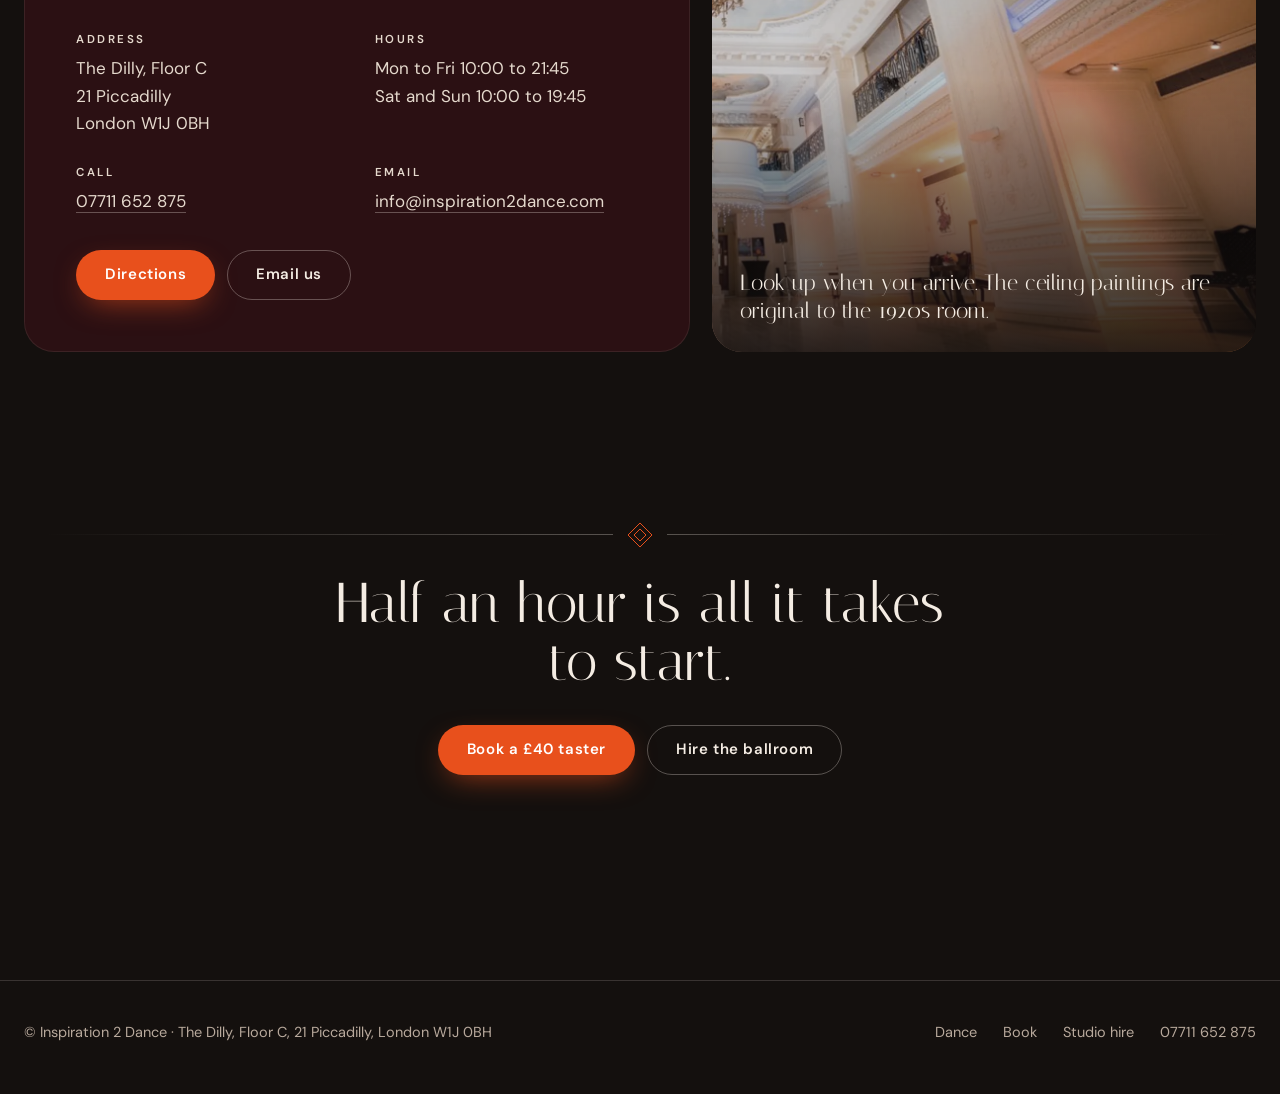
<file: directions/after-dark/index.html>
<!doctype html>
<html lang="en-GB">
<head>
<meta charset="utf-8">
<meta name="viewport" content="width=device-width, initial-scale=1">
<meta name="robots" content="noindex">
<title>Inspiration 2 Dance · After dark</title>
<link rel="preload" href="../../assets/fonts/after-dark-italiana.woff2" as="font" type="font/woff2" crossorigin>
<link rel="stylesheet" href="style.css">
<link rel="icon" href="../../assets/img/i2d-logo.png">
</head>
<body>
<header class="hdr" id="hdr"><div class="rail">
  <a class="logo" href="#top" aria-label="Inspiration 2 Dance"><img src="../../assets/img/i2d-logo.png" alt="" width="46" height="44"><span>Inspiration<br>2 Dance</span></a>
  <nav class="nav" aria-label="Main"><a href="#dance">Dance</a><a href="#book">Book</a><a href="#hire">Studio hire</a><a href="#team">Teachers</a><a href="#visit">Visit</a></nav>
  <a class="btn btn-primary" href="#book">Book a taster</a>
  <button class="burger" id="burger" aria-expanded="false" aria-controls="mmenu" aria-label="Menu"><i></i><i></i></button>
</div></header>
<div class="mmenu" id="mmenu"><a href="#dance">Dance</a><a href="#book">Book</a><a href="#hire">Studio hire</a><a href="#team">Teachers</a><a href="#visit">Visit</a><a class="btn btn-primary" href="#book">Book a £40 taster</a></div>

<main id="top">
<section class="hero">
  <div class="hero-bg"><img src="../../assets/img/social-night.webp" alt="" width="2000" height="1353" fetchpriority="high"></div>
  <div class="rail">
    <div>
      <p class="kicker">Piccadilly, since 2015</p>
      <h1 class="display">The night is <em>young.</em> So is your first dance.</h1>
      <p class="lede">Ballroom and Latin in a listed 1920s speakeasy ballroom, three minutes from Piccadilly Circus.</p>
      <div class="actions"><a class="btn btn-primary" href="#book">Book a £40 taster</a><a class="btn btn-ghost" href="#hire">Hire the ballroom</a></div>
      <div class="hero-facts"><span><b>Mon to Fri</b> 10:00 to 21:45</span><span><b>Sat, Sun</b> 10:00 to 19:45</span></div>
    </div>
    <div class="arch"><img src="../../assets/img/red-dresses.webp" alt="Two dancers in red dresses beneath the ballroom balcony" width="845" height="684"><span class="arch-cap">The Dilly, Floor C</span></div>
  </div>
</section>

<section class="section" id="dance"><div class="rail">
  <div class="intro">
    <div><p class="kicker">Ways to dance</p><h2 class="display">Find your way onto the floor.</h2></div>
    <p class="lede">A first step, a wedding song or a competition floor. Our teachers are current and former world-class competitors.</p>
  </div>
  <div class="offers">
    <a class="card" href="#book"><div class="arch"><img src="../../assets/img/team-anastasia-sheptitskaya.webp" alt="" loading="lazy" style="object-position:50% 20%"></div><div class="row"><h3>Taster lesson</h3><span class="price">£40 <small>30 min</small></span></div><p>Your first half hour, one to one, in any style.</p><span class="go">Book a taster</span></a>
    <a class="card" href="#book"><div class="arch"><img src="../../assets/img/gala-waltz.webp" alt="" loading="lazy" style="object-position:40% 40%"></div><div class="row"><h3>Private lesson</h3><span class="price">£105 <small>60 min</small></span></div><p>One to one or as a couple, with the teacher you choose.</p><span class="go">Choose a time</span></a>
    <a class="card" href="#book"><div class="arch"><img src="../../assets/img/social-night.webp" alt="" loading="lazy" style="object-position:30% 50%"></div><div class="row"><h3>Group classes</h3></div><p>Weekly Ballroom, Latin and social classes for adults and kids.</p><span class="go">See this week</span></a>
  </div>
  <div class="offers2">
    <a class="card pk" href="#book"><span class="tag">5 hour package</span><span class="price">£495</span><p>Five hours of private lessons to use as you like.</p><span class="go">Choose</span></a>
    <a class="card pk" href="#book"><span class="tag">10 hour package</span><span class="price">£950</span><p>Ten hours for steady progress toward a goal.</p><span class="go">Choose</span></a>
    <a class="card wide" href="#visit"><div class="th"><img src="../../assets/img/red-dresses.webp" alt="" loading="lazy"></div><div class="tx"><h3>First dance</h3><p>Simple steps or full choreography to your song.</p><span class="go">Plan yours</span></div></a>
    <a class="card wide" href="#visit"><div class="th"><img src="../../assets/img/competition-ballroom.webp" alt="" loading="lazy"></div><div class="tx"><h3>Pro-Am &amp; exams</h3><p>Competitions and IDTA exams with a professional partner.</p><span class="go">Talk to us</span></div></a>
  </div>
</div></section>

<section class="band">
  <div class="bg"><img src="../../assets/img/ballroom-ceiling.webp" alt="" width="2000" height="488" loading="lazy"></div>
  <div class="rail">
    <div><p class="kicker">The ballroom</p><blockquote>Built in the 1920s for secret Charleston parties. The painted ceilings and chandeliers are listed, and still here.</blockquote></div>
    <div>
      <p class="lede" style="color:#dccfc3">We moved in from a small Kensington gym in 2015. Two rooms, a balcony with three seating areas, air con, wifi and a sound system you can share.</p>
      <div class="specs"><div class="spec"><b>9 × 15 m</b><span>Main room</span></div><div class="spec"><b>10 × 10 m</b><span>Small room</span></div><div class="spec"><b>£22</b><span>Shared floor, 60 min</span></div></div>
      <div class="actions"><a class="btn btn-primary" href="#hire">Hire the studio</a></div>
    </div>
  </div>
</section>

<section class="section" id="book"><div class="rail panel-wrap">
  <div class="panel-intro"><p class="kicker">Book a lesson</p><h2 class="display">Reserve your evening.</h2><p class="lede">Pick a lesson, a teacher and a time. We confirm by email.</p>
  <div class="arch"><img src="../../assets/img/competition-latin.webp" alt="" loading="lazy"></div></div>
  <div class="panel" id="bk">
    <div class="step"><div class="step-h"><i>1</i>Lesson</div>
      <div class="opts" data-group="type">
        <button class="opt" type="button" aria-pressed="true" data-name="Taster, 30 min" data-price="40"><b>Taster</b><span>30 min</span><span class="p">£40</span></button>
        <button class="opt" type="button" aria-pressed="false" data-name="Private lesson, 60 min" data-price="105"><b>Private</b><span>60 min</span><span class="p">£105</span></button>
        <button class="opt" type="button" aria-pressed="false" data-name="5 hour package" data-price="495"><b>5 hours</b><span>Package</span><span class="p">£495</span></button>
        <button class="opt" type="button" aria-pressed="false" data-name="10 hour package" data-price="950"><b>10 hours</b><span>Package</span><span class="p">£950</span></button>
      </div></div>
    <div class="step"><div class="step-h"><i>2</i>Teacher</div><div class="teachers" data-group="teacher"><button class="tch" type="button" aria-pressed="true"><img src="../../assets/img/team-viktoriya-wilton.webp" alt="">Viktoriya W.</button>
<button class="tch" type="button" aria-pressed="false"><img src="../../assets/img/team-byron-rowe.webp" alt="">Byron R.</button>
<button class="tch" type="button" aria-pressed="false"><img src="../../assets/img/team-roman-sukhomlyn.webp" alt="">Roman S.</button>
<button class="tch" type="button" aria-pressed="false"><img src="../../assets/img/team-olga-gandembul.webp" alt="">Olga G.</button>
<button class="tch" type="button" aria-pressed="false"><img src="../../assets/img/team-maksym-svyatobatko.webp" alt="">Maksym S.</button>
<button class="tch" type="button" aria-pressed="false"><img src="../../assets/img/team-oleksandr-kutniakov.webp" alt="">Oleksandr K.</button>
<button class="tch" type="button" aria-pressed="false"><img src="../../assets/img/team-anastasia-sheptitskaya.webp" alt="">Anastasia S.</button>
<button class="tch" type="button" aria-pressed="false"><img src="../../assets/img/team-oleksandr-yasynskyi.webp" alt="">Oleksandr Y.</button></div></div>
    <div class="step"><div class="step-h"><i>3</i>Day</div><div class="days" id="bdays"></div></div>
    <div class="step"><div class="step-h"><i>4</i>Time</div><div class="times" id="btimes"></div>
      <div class="legend"><span><i></i>Free</span><span><i class="x"></i>Taken</span><span><i class="f"></i>Yours</span></div></div>
    <div class="summary"><dl><dt>Lesson</dt><dd id="s-type"></dd><dt>Teacher</dt><dd id="s-tch"></dd><dt>When</dt><dd id="s-when">Choose a time</dd></dl>
      <div class="total"><small>Total</small><b id="s-total">£40</b><button class="btn btn-primary" type="button">Request this time</button></div></div>
  </div>
</div></section>

<section class="section" id="hire" style="padding-top:0"><div class="rail panel-wrap flip">
  <div>
    <div class="tabs" role="tablist" id="htabs"><button class="tab" role="tab" aria-selected="true" data-m="shared">Shared floor</button><button class="tab" role="tab" aria-selected="false" data-m="exclusive">Exclusive hire</button></div>
    <div class="panel" style="border-top-left-radius:6px" id="hp">
      <div id="hshared">
        <div class="step"><div class="step-h"><i>1</i>Room</div>
          <div class="opts" style="grid-template-columns:repeat(3,1fr)" data-group="room">
            <button class="opt" type="button" aria-pressed="true" data-name="Main room"><b>Main room</b><span>9 × 15 m, chandeliers</span></button>
            <button class="opt" type="button" aria-pressed="false" data-name="Small room"><b>Small room</b><span>10 × 10 m</span></button>
            <button class="opt" type="button" aria-pressed="false" data-name="Balcony"><b>Balcony</b><span>3 seating areas</span></button>
          </div></div>
        <div class="step"><div class="step-h"><i>2</i>Length</div><div class="seg" id="hlen"><button type="button" aria-pressed="false" data-min="45">45 min</button><button type="button" aria-pressed="true" data-min="60">60 min</button></div></div>
        <div class="step"><div class="step-h"><i>3</i>Day</div><div class="days" id="hdays"></div></div>
        <div class="step"><div class="step-h"><i>4</i>Slot</div><div class="times" id="htimes"></div>
          <div class="legend"><span><i></i>Free</span><span><i class="x"></i>Booked or under 12 h away</span><span><i class="f"></i>Yours</span></div></div>
        <div class="summary"><dl><dt>Room</dt><dd id="h-room"></dd><dt>Slot</dt><dd id="h-when">Choose a slot</dd></dl>
          <div class="total"><small>Total</small><b>£22</b><button class="btn btn-primary" type="button">Reserve this slot</button></div></div>
      </div>
      <div id="hexcl" hidden>
        <h3 style="font-size:30px;margin-bottom:14px">Have the whole venue to yourselves.</h3>
        <p class="lede" style="margin-bottom:26px">Workshops, shoots, parties and rehearsals. Tell us the date and we will quote.</p>
        <div class="actions"><a class="btn btn-primary" href="mailto:info@inspiration2dance.com">Enquire by email</a><a class="btn btn-ghost" href="tel:+447711652875">07711 652 875</a></div>
      </div>
    </div>
  </div>
  <div class="panel-intro"><p class="kicker">Studio hire</p><h2 class="display">The floor is yours.</h2><p class="lede">£22 for a shared floor hour. Book at least 12 hours ahead and cancel up to 24 hours before.</p>
    <div class="rules"><span>£22 / 60 min</span><span>45 or 60 min slots</span><span>Exclusive on request</span></div>
    <div class="hire-photo"><img src="../../assets/img/ballroom-floor.webp" alt="The ballroom floor and balcony" loading="lazy"></div></div>
</div></section>

<section class="section" id="team" style="padding-top:0"><div class="rail">
  <div class="team-head"><div><p class="kicker">Teachers</p><h2 class="display">The people you will dance with.</h2></div><a class="btn btn-ghost" href="#book">Book with a teacher</a></div>
  <div class="team">
<article class="person lead"><div class="arch"><img src="../../assets/img/team-viktoriya-wilton.webp" alt="Viktoriya Wilton" width="720" height="900" loading="lazy"></div><h3>Viktoriya Wilton</h3><p>Founder and lead. Smooth, Latin and Ballroom</p></article>
<article class="person"><div class="arch"><img src="../../assets/img/team-byron-rowe.webp" alt="Byron Rowe" width="720" height="900" loading="lazy"></div><h3>Byron Rowe</h3><p>Ballroom &amp; Smooth</p></article>
<article class="person"><div class="arch"><img src="../../assets/img/team-roman-sukhomlyn.webp" alt="Roman Sukhomlyn" width="720" height="900" loading="lazy"></div><h3>Roman Sukhomlyn</h3><p>Ballroom &amp; Latin</p></article>
<article class="person"><div class="arch"><img src="../../assets/img/team-olga-gandembul.webp" alt="Olga Gandembul" width="720" height="900" loading="lazy"></div><h3>Olga Gandembul</h3><p>Latin</p></article>
<article class="person"><div class="arch"><img src="../../assets/img/team-maksym-svyatobatko.webp" alt="Maksym Svyatobatko" width="720" height="900" loading="lazy"></div><h3>Maksym Svyatobatko</h3><p>Latin &amp; Pro-Am</p></article>
<article class="person"><div class="arch"><img src="../../assets/img/team-oleksandr-kutniakov.webp" alt="Oleksandr Kutniakov" width="720" height="900" loading="lazy"></div><h3>Oleksandr Kutniakov</h3><p>Ballroom</p></article>
<article class="person"><div class="arch"><img src="../../assets/img/team-anastasia-sheptitskaya.webp" alt="Anastasia Sheptitskaya" width="720" height="900" loading="lazy"></div><h3>Anastasia Sheptitskaya</h3><p>Latin &amp; social</p></article>
<article class="person"><div class="arch"><img src="../../assets/img/team-oleksandr-yasynskyi.webp" alt="Oleksandr Yasynskyi" width="720" height="900" loading="lazy"></div><h3>Oleksandr Yasynskyi</h3><p>Ballroom &amp; Latin</p></article>
  </div>
</div></section>

<section class="section" id="visit" style="padding-top:0"><div class="rail">
  <div class="visit">
    <div class="vcard"><p class="kicker">Visit</p><h2 class="display" style="margin-top:18px">Find us.</h2>
      <div class="facts">
        <div><p class="label">Address</p><p>The Dilly, Floor C<br>21 Piccadilly<br>London W1J 0BH</p></div>
        <div><p class="label">Hours</p><p>Mon to Fri 10:00 to 21:45<br>Sat and Sun 10:00 to 19:45</p></div>
        <div><p class="label">Call</p><p><a href="tel:+447711652875">07711 652 875</a></p></div>
        <div><p class="label">Email</p><p><a href="mailto:info@inspiration2dance.com">info@inspiration2dance.com</a></p></div>
      </div>
      <div class="actions" style="margin-top:34px"><a class="btn btn-primary" href="https://maps.google.com/?q=21+Piccadilly+London+W1J+0BH">Directions</a><a class="btn btn-ghost" href="mailto:info@inspiration2dance.com">Email us</a></div>
    </div>
    <div class="vphoto"><img src="../../assets/img/ballroom-floor.webp" alt="" loading="lazy"><p>Look up when you arrive. The ceiling paintings are original to the 1920s room.</p></div>
  </div>
  <div class="cta"><div class="orn"><svg viewBox="0 0 26 26" fill="none" stroke="currentColor" stroke-width="1"><path d="M13 1l12 12-12 12L1 13z"/><path d="M13 7l6 6-6 6-6-6z"/></svg></div><h2 class="display">Half an hour is all it takes to start.</h2><div class="actions"><a class="btn btn-primary" href="#book">Book a £40 taster</a><a class="btn btn-ghost" href="#hire">Hire the ballroom</a></div></div>
</div></section>
</main>
<footer><div class="rail"><span>© Inspiration 2 Dance · The Dilly, Floor C, 21 Piccadilly, London W1J 0BH</span><nav><a href="#dance">Dance</a><a href="#book">Book</a><a href="#hire">Studio hire</a><a href="tel:+447711652875">07711 652 875</a></nav></div></footer>
<script src="script.js"></script>
</body>
</html>
</file>
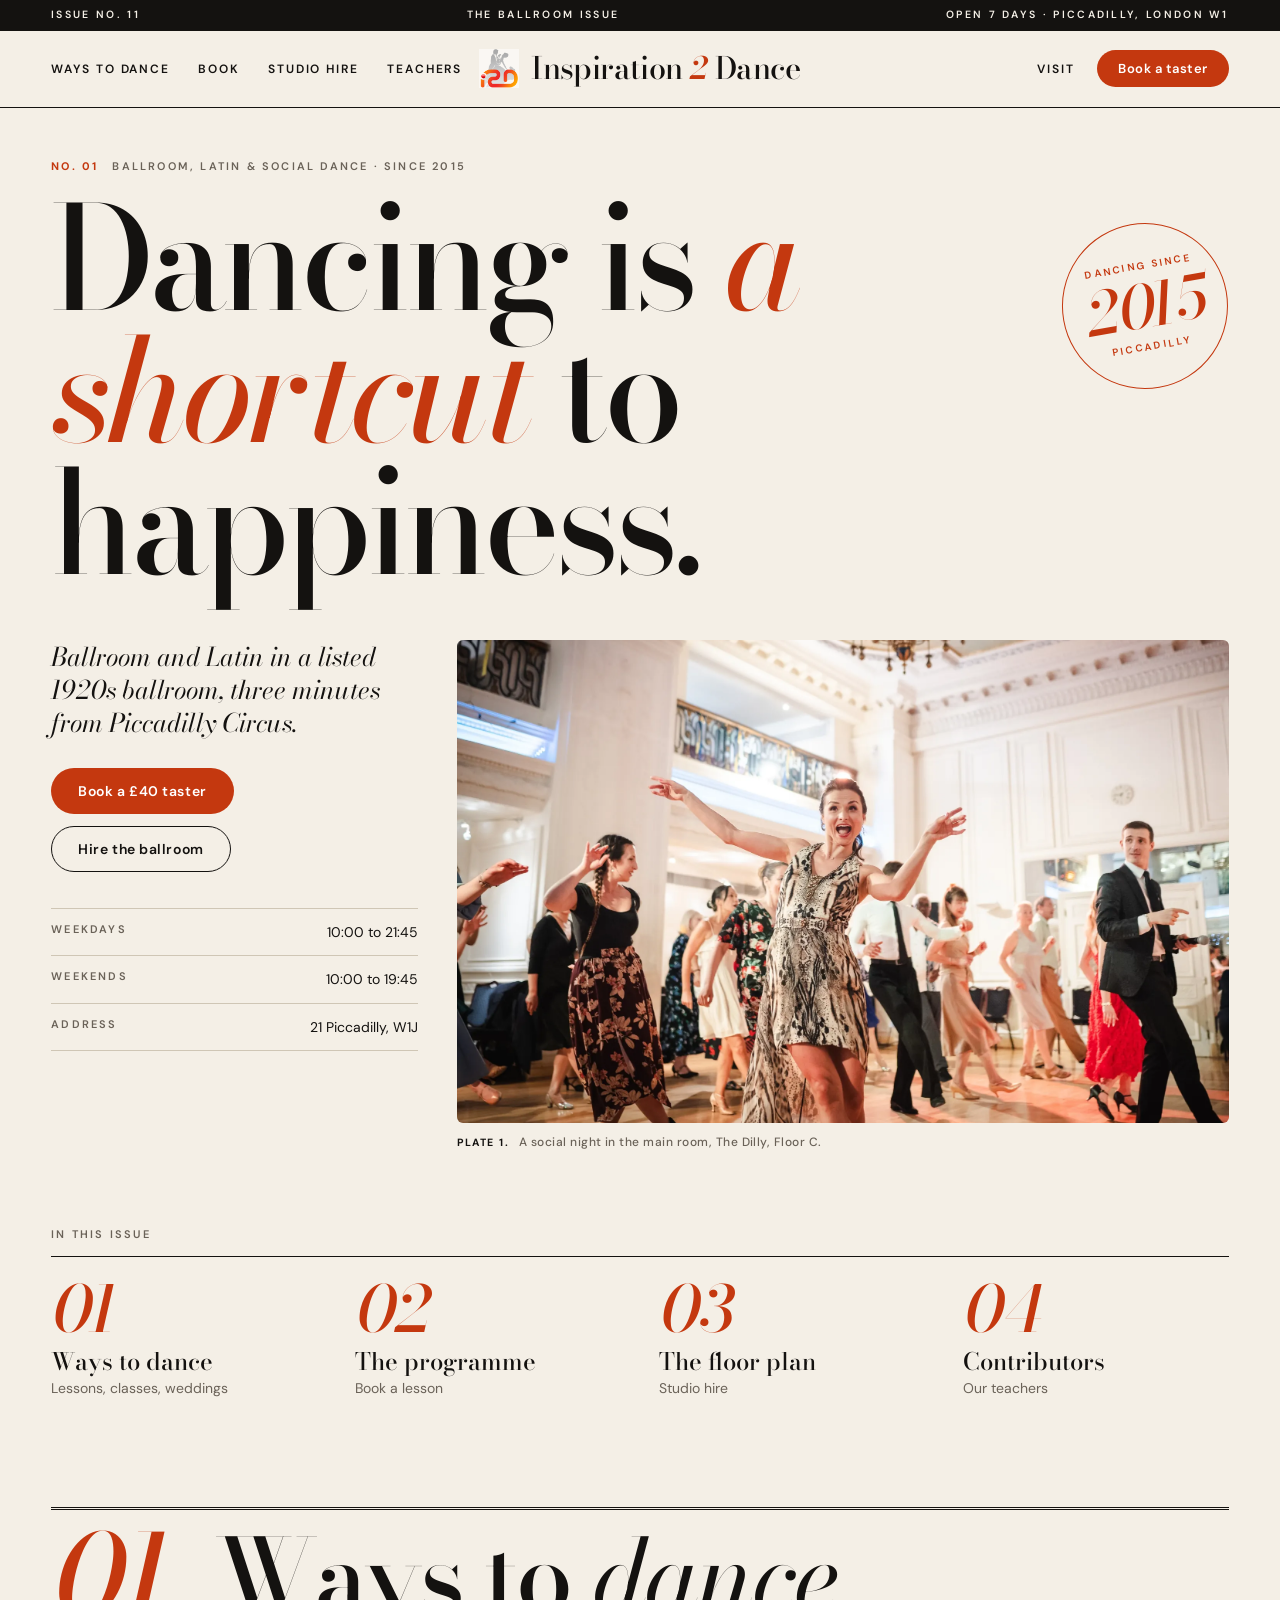
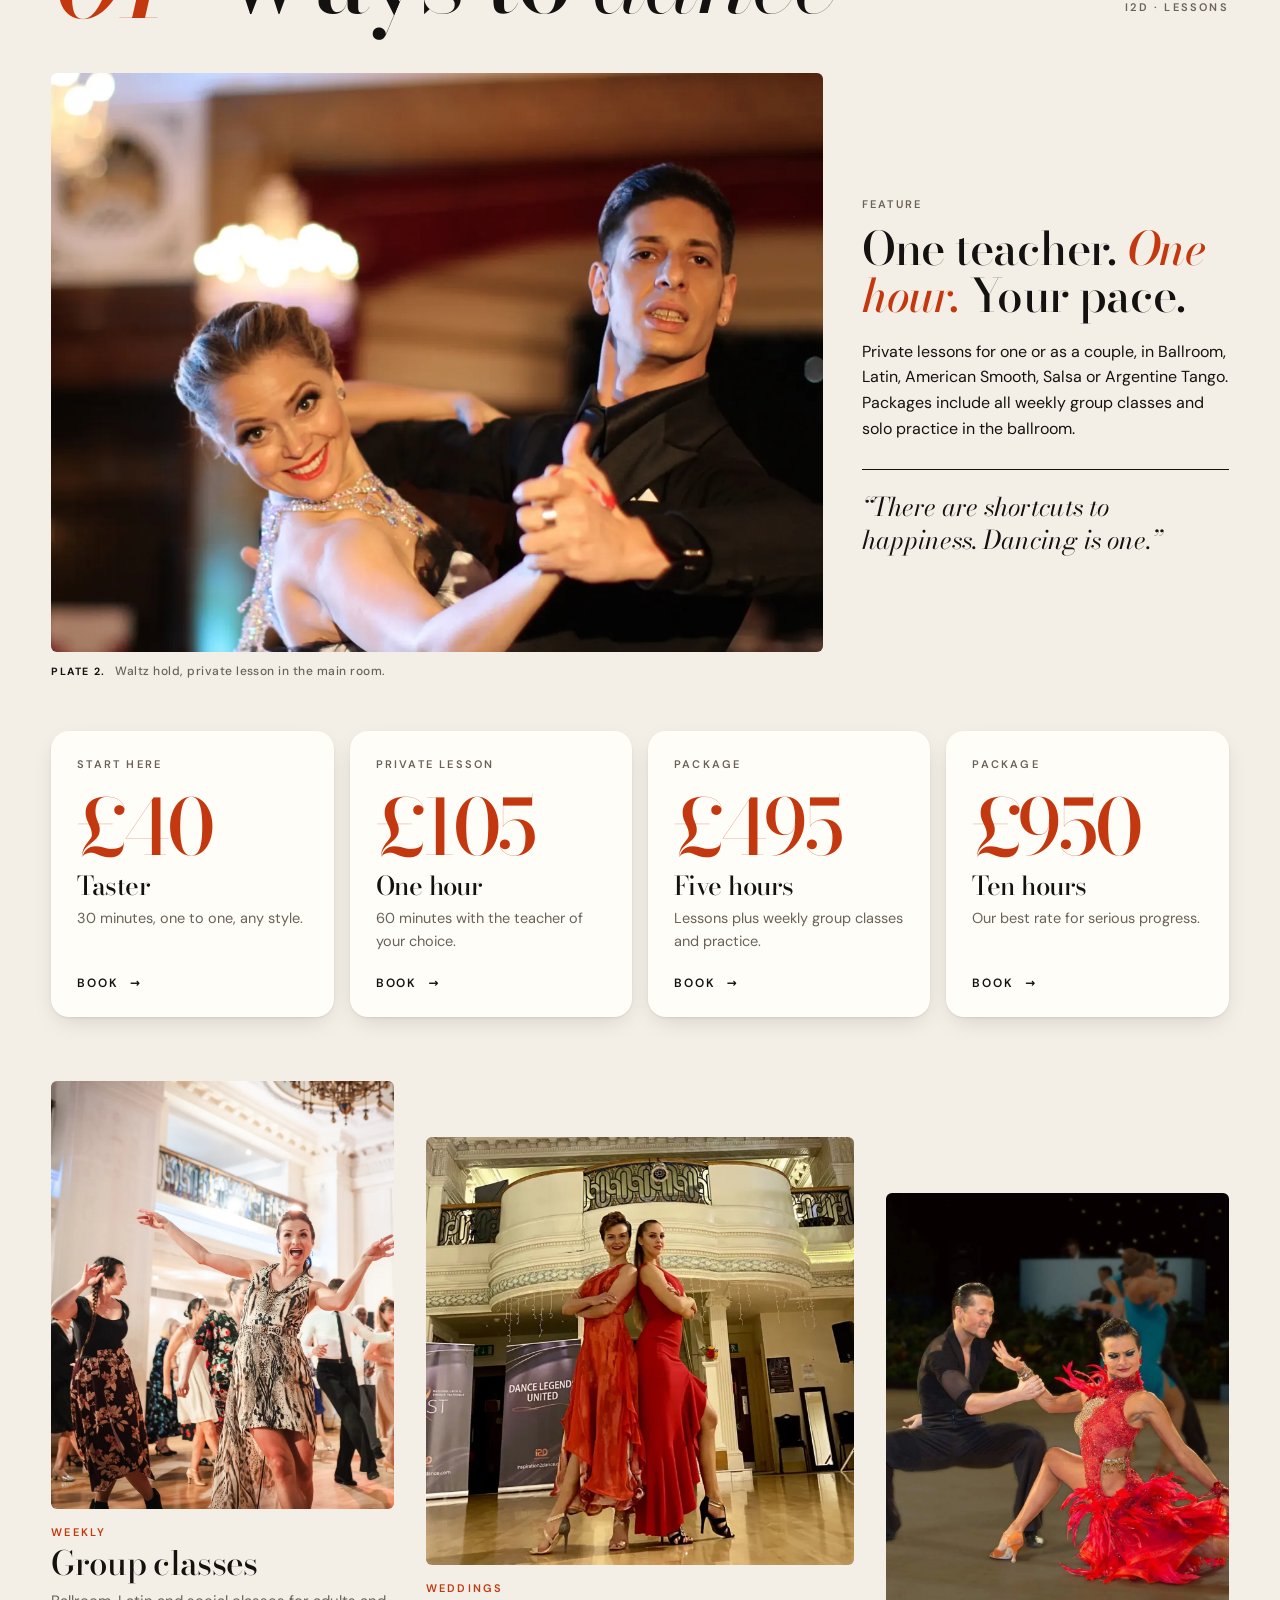
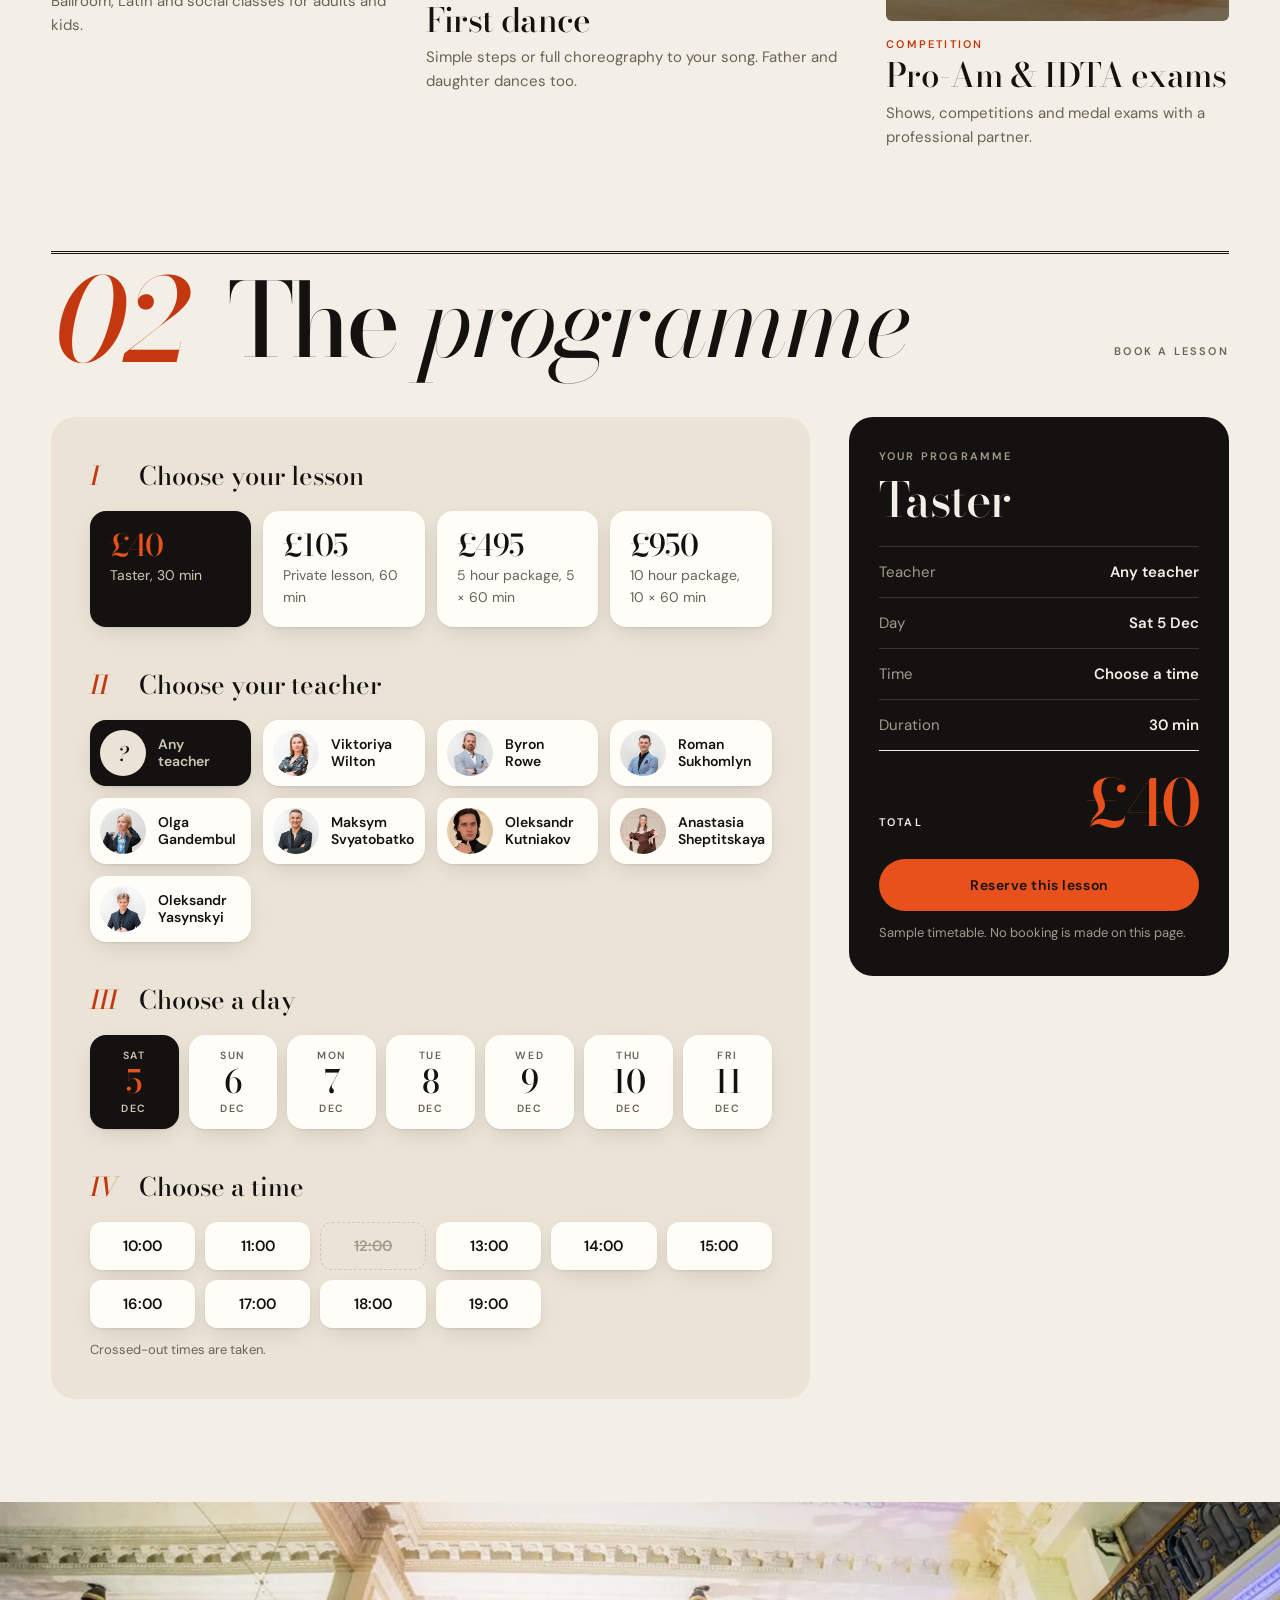
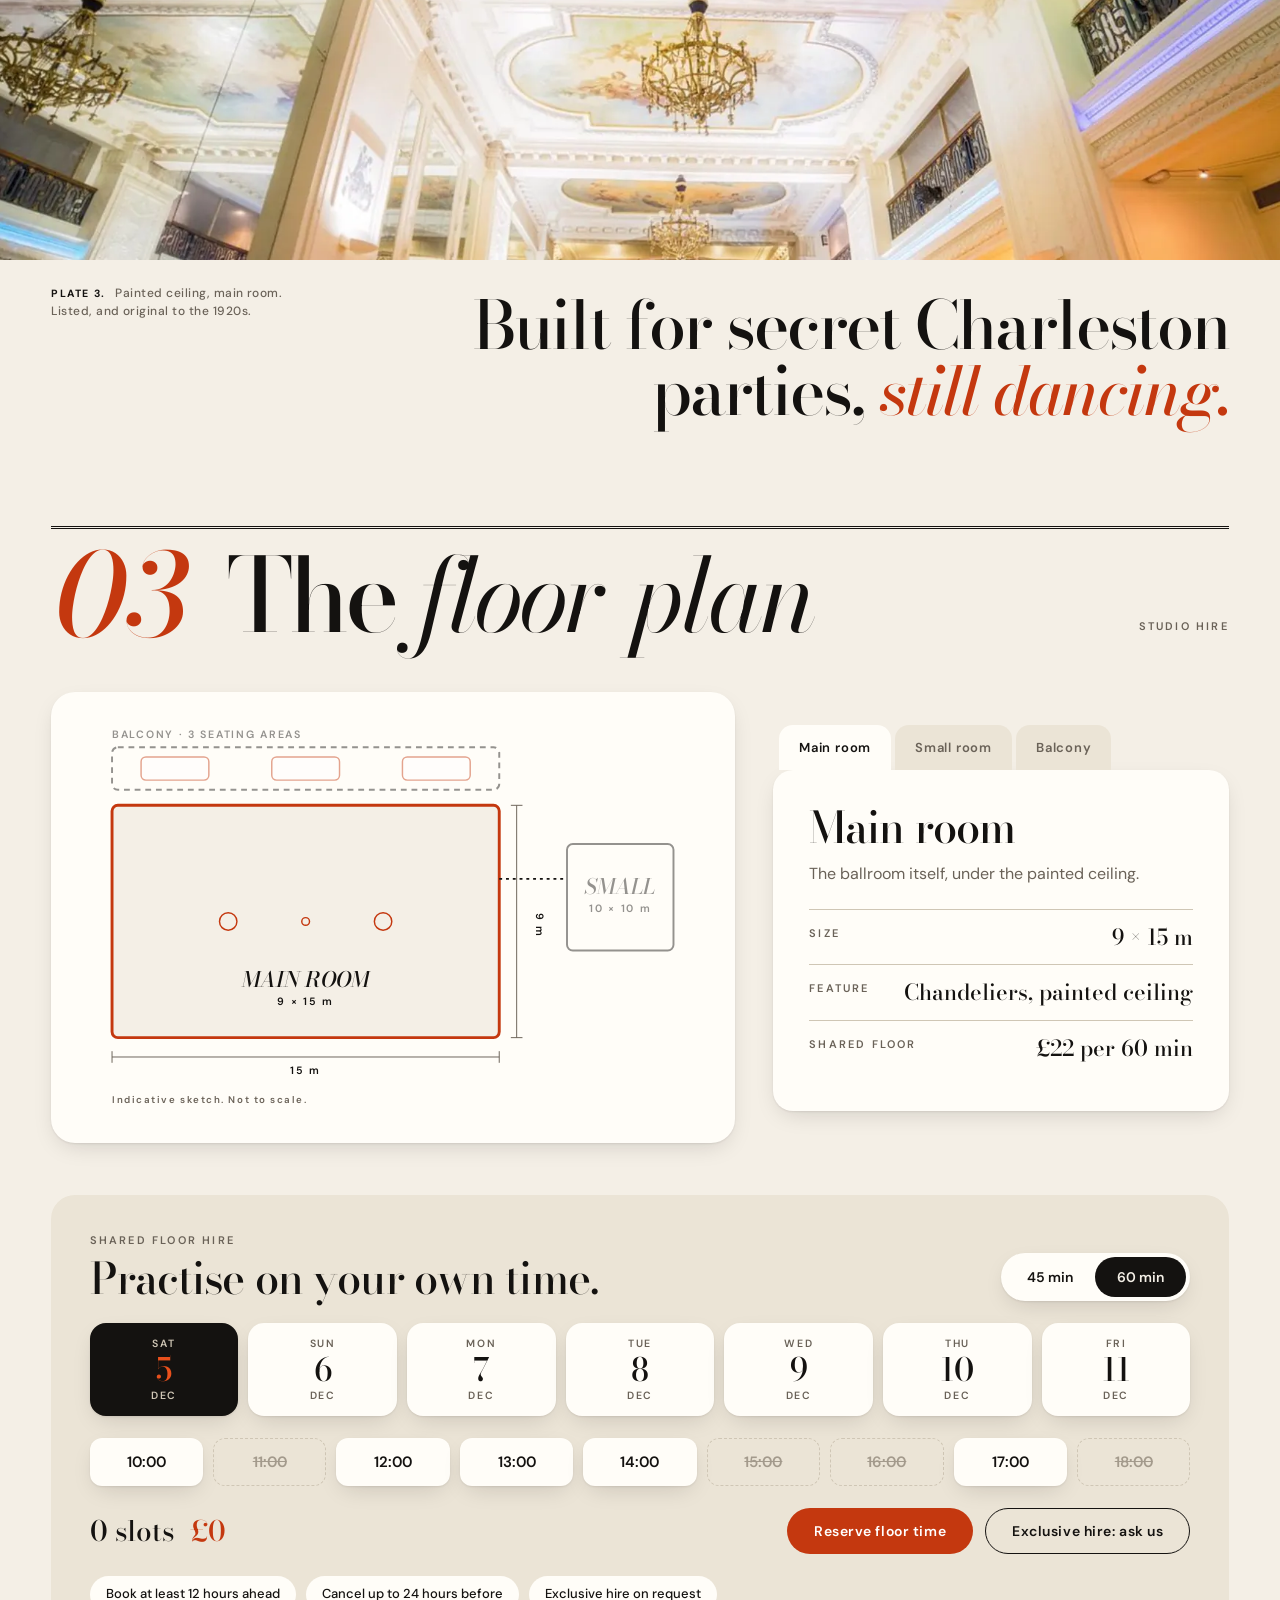
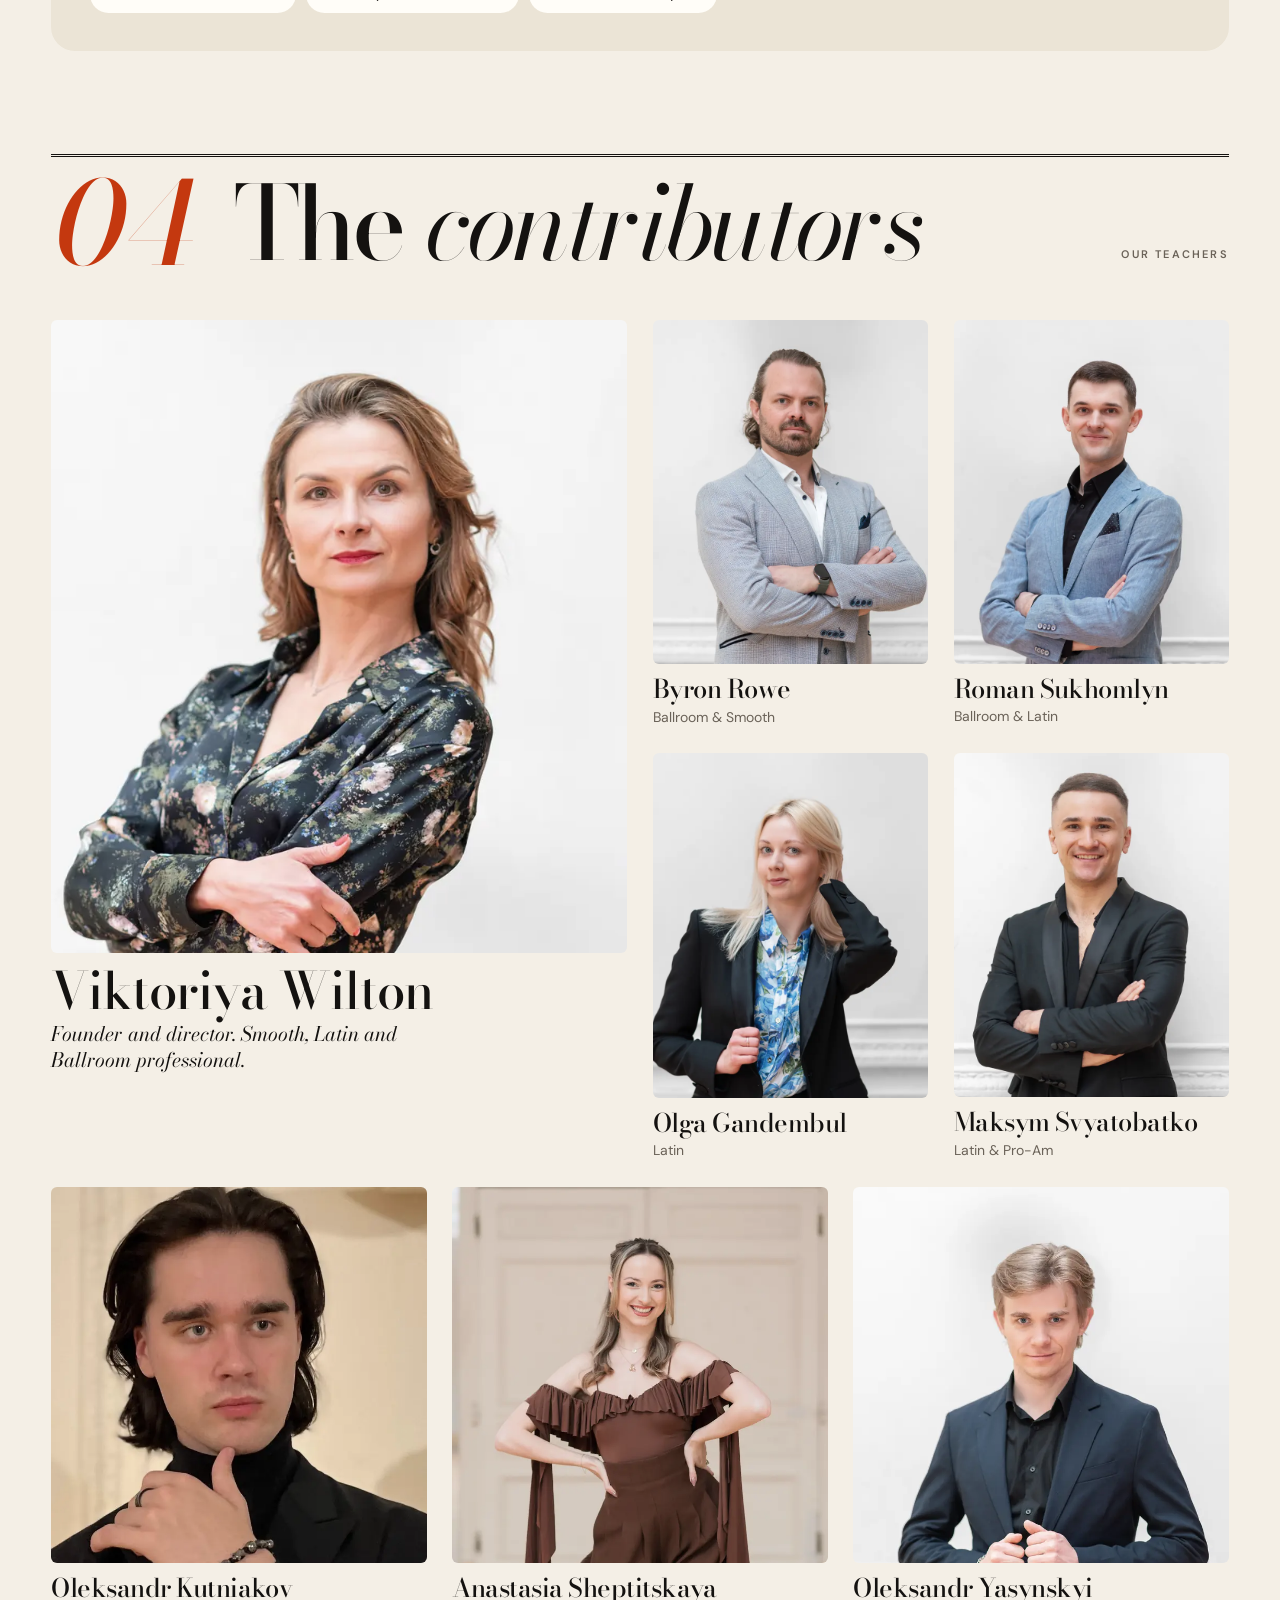
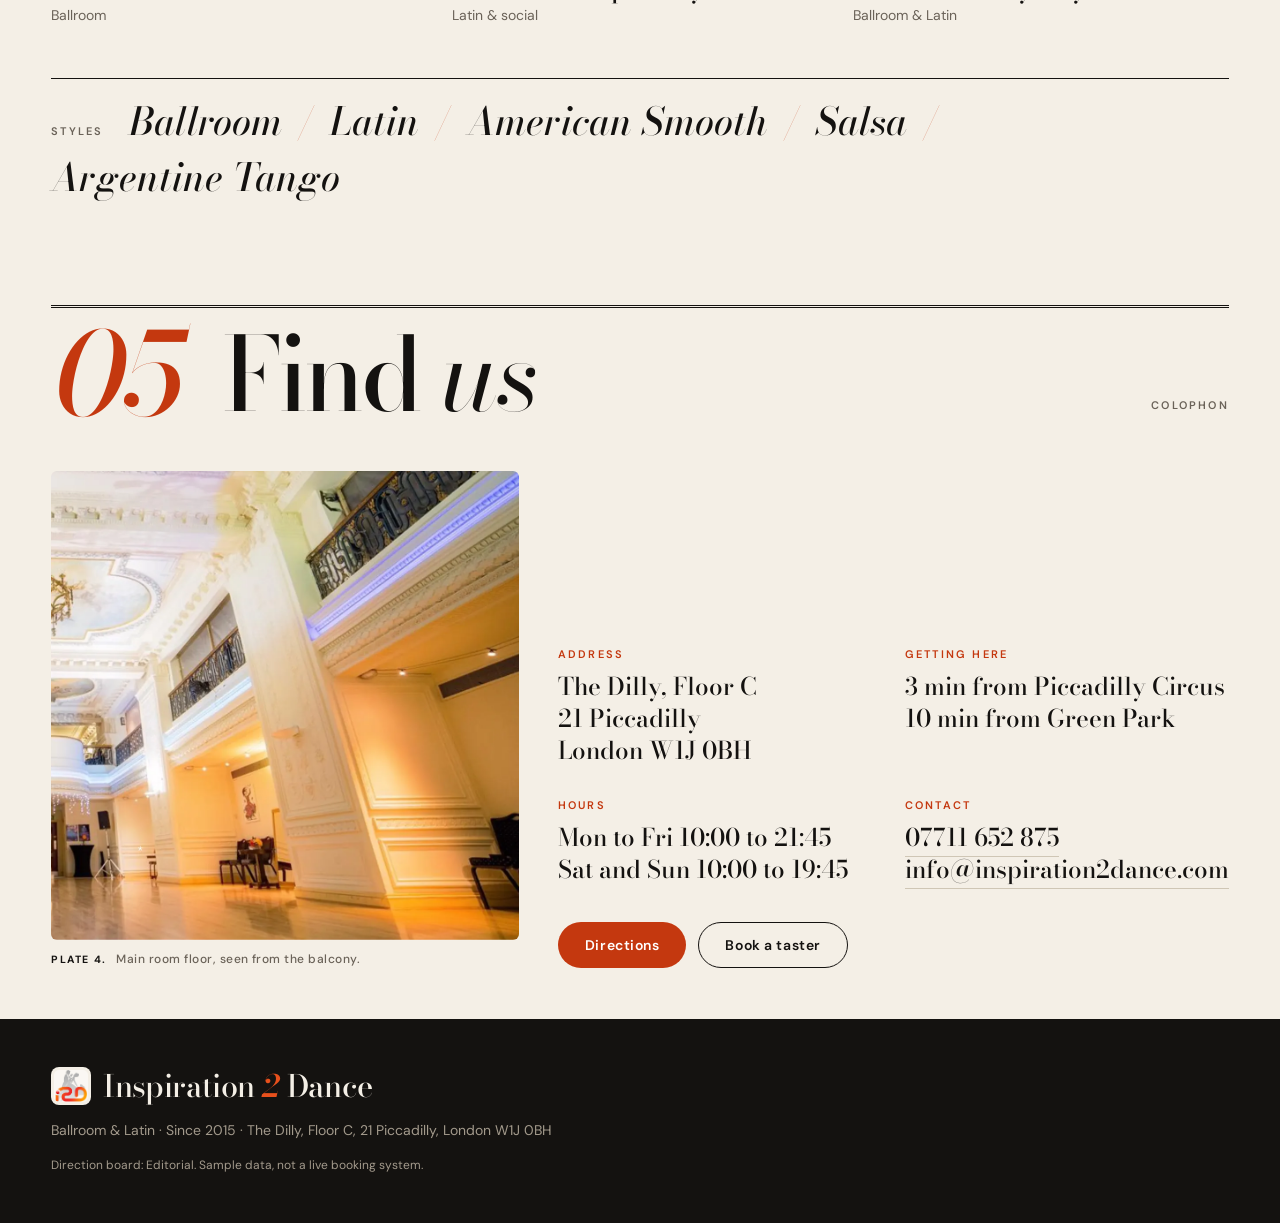
<file: directions/editorial/index.html>
<!doctype html>
<html lang="en-GB">
<head>
<meta charset="utf-8">
<meta name="viewport" content="width=device-width, initial-scale=1">
<meta name="robots" content="noindex">
<title>Inspiration 2 Dance · Editorial direction</title>
<link rel="preload" href="../../assets/fonts/bodoni-moda-latin-standard-normal.woff2" as="font" type="font/woff2" crossorigin>
<link rel="stylesheet" href="style.css">
<link rel="icon" href="../../assets/img/i2d-logo.png">
</head>
<body>

<div class="topstrip"><span>Issue No. 11</span><span class="hide-sm">The Ballroom Issue</span><span>Open 7 days · Piccadilly, London W1</span></div>

<header class="mast" id="top">
  <div class="wrap mast-in">
    <nav class="nav nav-l" aria-label="Main">
      <a href="#ways">Ways to dance</a>
      <a href="#book">Book</a>
      <a href="#hire">Studio hire</a>
      <a href="#team">Teachers</a>
    </nav>
    <a class="wordmark" href="#top" aria-label="Inspiration 2 Dance, home">
      <img src="../../assets/img/i2d-logo.png" alt="" width="44" height="42">
      <span>Inspiration <em>2</em> Dance</span>
    </a>
    <div class="nav-r">
      <a class="nav-link hide-sm" href="#visit">Visit</a>
      <a class="btn btn-primary btn-sm" href="#book">Book a taster</a>
      <button class="burger" aria-label="Open menu" aria-expanded="false" aria-controls="menu"><span></span><span></span></button>
    </div>
  </div>
</header>
<div class="menu" id="menu" hidden>
  <p class="eyebrow">Contents</p>
  <a href="#ways"><i>01</i> Ways to dance</a>
  <a href="#book"><i>02</i> The programme</a>
  <a href="#hire"><i>03</i> Studio hire</a>
  <a href="#team"><i>04</i> Teachers</a>
  <a href="#visit"><i>05</i> Visit</a>
  <a class="btn btn-primary" href="#book">Book a £40 taster</a>
</div>

<main>
<!-- HERO -->
<section class="hero wrap">
  <p class="eyebrow"><b>No. 01</b> Ballroom, Latin &amp; social dance · Since 2015</p>
  <div class="stamp" aria-hidden="true"><small>Dancing since</small><b>2015</b><small>Piccadilly</small></div>
  <h1>Dancing is <em>a shortcut</em> to happiness.</h1>
  <div class="hero-grid">
    <div class="hero-text">
      <p class="dek">Ballroom and Latin in a listed 1920s ballroom, three minutes from Piccadilly Circus.</p>
      <div class="actions">
        <a class="btn btn-primary" href="#book">Book a £40 taster</a>
        <a class="btn btn-ghost" href="#hire">Hire the ballroom</a>
      </div>
      <dl class="facts">
        <div><dt>Weekdays</dt><dd>10:00 to 21:45</dd></div>
        <div><dt>Weekends</dt><dd>10:00 to 19:45</dd></div>
        <div><dt>Address</dt><dd>21 Piccadilly, W1J</dd></div>
      </dl>
    </div>
    <figure class="hero-fig">
      <img src="../../assets/img/social-night.webp" alt="A social dance night in the ballroom under the chandeliers" width="2000" height="1353" fetchpriority="high">
      <figcaption><b>Plate 1.</b> A social night in the main room, The Dilly, Floor C.</figcaption>
    </figure>
  </div>
</section>

<!-- CONTENTS -->
<section class="wrap contents" aria-label="In this issue">
  <p class="eyebrow">In this issue</p>
  <ol>
    <li><a href="#ways"><i>01</i><span>Ways to dance</span><em>Lessons, classes, weddings</em></a></li>
    <li><a href="#book"><i>02</i><span>The programme</span><em>Book a lesson</em></a></li>
    <li><a href="#hire"><i>03</i><span>The floor plan</span><em>Studio hire</em></a></li>
    <li><a href="#team"><i>04</i><span>Contributors</span><em>Our teachers</em></a></li>
  </ol>
</section>

<!-- WAYS TO DANCE -->
<section class="sec wrap" id="ways">
  <header class="folio"><span class="num">01</span><h2>Ways to <em>dance</em></h2><span class="run">I2D · Lessons</span></header>

  <div class="spread">
    <figure class="spread-fig">
      <img src="../../assets/img/gala-waltz.webp" alt="Teacher and student in ballroom hold" width="1400" height="961" loading="lazy">
      <figcaption><b>Plate 2.</b> Waltz hold, private lesson in the main room.</figcaption>
    </figure>
    <div class="spread-text">
      <p class="eyebrow">Feature</p>
      <h3>One teacher. <em>One hour.</em> Your pace.</h3>
      <p>Private lessons for one or as a couple, in Ballroom, Latin, American Smooth, Salsa or Argentine Tango. Packages include all weekly group classes and solo practice in the ballroom.</p>
      <p class="pull">&ldquo;There are shortcuts to happiness. Dancing is one.&rdquo;</p>
    </div>
  </div>

  <div class="prices" role="list">
    <a class="price-card" role="listitem" href="#book" data-pick="taster"><span class="eyebrow">Start here</span><b class="amt">£40</b><h3>Taster</h3><p>30 minutes, one to one, any style.</p><span class="more">Book <i>→</i></span></a>
    <a class="price-card" role="listitem" href="#book" data-pick="single"><span class="eyebrow">Private lesson</span><b class="amt">£105</b><h3>One hour</h3><p>60 minutes with the teacher of your choice.</p><span class="more">Book <i>→</i></span></a>
    <a class="price-card" role="listitem" href="#book" data-pick="five"><span class="eyebrow">Package</span><b class="amt">£495</b><h3>Five hours</h3><p>Lessons plus weekly group classes and practice.</p><span class="more">Book <i>→</i></span></a>
    <a class="price-card" role="listitem" href="#book" data-pick="ten"><span class="eyebrow">Package</span><b class="amt">£950</b><h3>Ten hours</h3><p>Our best rate for serious progress.</p><span class="more">Book <i>→</i></span></a>
  </div>

  <div class="trio">
    <a class="story" href="#book">
      <figure><img src="../../assets/img/social-night.webp" alt="Group class in the ballroom" width="2000" height="1353" loading="lazy" style="object-position:25% 50%"></figure>
      <div><span class="eyebrow">Weekly</span><h3>Group classes</h3><p>Ballroom, Latin and social classes for adults and kids.</p></div>
    </a>
    <a class="story story-tall" href="#book">
      <figure><img src="../../assets/img/red-dresses.webp" alt="Two dancers in red dresses under the ballroom balcony" width="845" height="684" loading="lazy"></figure>
      <div><span class="eyebrow">Weddings</span><h3>First dance</h3><p>Simple steps or full choreography to your song. Father and daughter dances too.</p></div>
    </a>
    <a class="story" href="#visit">
      <figure><img src="../../assets/img/competition-latin.webp" alt="Latin competition couple" width="1189" height="1230" loading="lazy" style="object-position:50% 25%"></figure>
      <div><span class="eyebrow">Competition</span><h3>Pro-Am &amp; IDTA exams</h3><p>Shows, competitions and medal exams with a professional partner.</p></div>
    </a>
  </div>
</section>

<!-- BOOKING -->
<section class="sec wrap" id="book">
  <header class="folio"><span class="num">02</span><h2>The <em>programme</em></h2><span class="run">Book a lesson</span></header>
  <div class="prog">
    <div class="prog-main">
      <fieldset class="step" id="s-type">
        <legend><i>I</i> Choose your lesson</legend>
        <div class="opts opts-4" data-group="type"></div>
      </fieldset>
      <fieldset class="step" id="s-teacher">
        <legend><i>II</i> Choose your teacher</legend>
        <div class="opts teachers" data-group="teacher"></div>
      </fieldset>
      <fieldset class="step" id="s-date">
        <legend><i>III</i> Choose a day</legend>
        <div class="dates" data-group="date"></div>
      </fieldset>
      <fieldset class="step" id="s-time">
        <legend><i>IV</i> Choose a time</legend>
        <div class="slots" data-group="time"></div>
        <p class="note">Crossed-out times are taken.</p>
      </fieldset>
    </div>
    <aside class="ticket" aria-live="polite">
      <p class="eyebrow">Your programme</p>
      <h3 data-s="type">Taster</h3>
      <dl>
        <div><dt>Teacher</dt><dd data-s="teacher">Any teacher</dd></div>
        <div><dt>Day</dt><dd data-s="date">Choose a day</dd></div>
        <div><dt>Time</dt><dd data-s="time">Choose a time</dd></div>
        <div><dt>Duration</dt><dd data-s="dur">30 min</dd></div>
      </dl>
      <div class="total"><span>Total</span><b data-s="price">£40</b></div>
      <button class="btn btn-primary btn-block" id="confirm" type="button">Reserve this lesson</button>
      <p class="note" id="confirm-msg">Sample timetable. No booking is made on this page.</p>
    </aside>
  </div>
</section>

<!-- BALLROOM -->
<section class="ceiling">
  <figure>
    <img src="../../assets/img/ballroom-ceiling.webp" alt="Painted ceilings and chandeliers in the main ballroom" width="2000" height="488" loading="lazy">
  </figure>
  <div class="wrap ceiling-in">
    <figcaption class="cap"><b>Plate 3.</b> Painted ceiling, main room. Listed, and original to the 1920s.</figcaption>
    <p class="big-pull">Built for secret Charleston parties, <em>still dancing.</em></p>
  </div>
</section>

<!-- STUDIO HIRE -->
<section class="sec wrap" id="hire">
  <header class="folio"><span class="num">03</span><h2>The <em>floor plan</em></h2><span class="run">Studio hire</span></header>

  <div class="plan">
    <div class="plan-draw">
      <svg id="plan" viewBox="0 0 640 400" role="img" aria-label="Indicative sketch of the main room, small room and balcony, not to scale">
        <defs>
          <pattern id="hatch" width="8" height="8" patternUnits="userSpaceOnUse" patternTransform="rotate(45)"><line x1="0" y1="0" x2="0" y2="8" stroke="currentColor" stroke-width="1" opacity=".25"/></pattern>
        </defs>
        <!-- balcony -->
        <g class="room" data-room="balcony">
          <rect x="30" y="24" width="400" height="44" rx="6" class="r-balc"/>
          <rect x="60" y="34" width="70" height="24" rx="5" class="seat"/>
          <rect x="195" y="34" width="70" height="24" rx="5" class="seat"/>
          <rect x="330" y="34" width="70" height="24" rx="5" class="seat"/>
          <text x="30" y="14" class="lab">BALCONY · 3 SEATING AREAS</text>
        </g>
        <!-- main -->
        <g class="room" data-room="main">
          <rect x="30" y="84" width="400" height="240" rx="6" class="r-main"/>
          <rect x="30" y="84" width="400" height="240" rx="6" fill="url(#hatch)" class="hatch"/>
          <g class="chand"><circle cx="150" cy="204" r="9"/><circle cx="310" cy="204" r="9"/><circle cx="230" cy="204" r="4"/></g>
          <text x="230" y="272" class="lab big" text-anchor="middle">MAIN ROOM</text>
          <text x="230" y="290" class="lab" text-anchor="middle">9 × 15 m</text>
          <!-- dimensions -->
          <line x1="30" y1="344" x2="430" y2="344" class="dim"/><line x1="30" y1="338" x2="30" y2="350" class="dim"/><line x1="430" y1="338" x2="430" y2="350" class="dim"/>
          <text x="230" y="362" class="lab" text-anchor="middle">15 m</text>
          <line x1="448" y1="84" x2="448" y2="324" class="dim"/><line x1="442" y1="84" x2="454" y2="84" class="dim"/><line x1="442" y1="324" x2="454" y2="324" class="dim"/>
          <text x="468" y="208" class="lab" transform="rotate(90 468 208)" text-anchor="middle">9 m</text>
        </g>
        <!-- small -->
        <g class="room" data-room="small">
          <rect x="500" y="124" width="110" height="110" rx="6" class="r-small"/>
          <rect x="500" y="124" width="110" height="110" rx="6" fill="url(#hatch)" class="hatch"/>
          <text x="555" y="176" class="lab big" text-anchor="middle">SMALL</text>
          <text x="555" y="194" class="lab" text-anchor="middle">10 × 10 m</text>
        </g>
        <path d="M430 160 H500" class="door"/>
        <text x="30" y="392" class="lab sm">Indicative sketch. Not to scale.</text>
      </svg>
    </div>
    <div class="plan-side">
      <div class="tabs" role="tablist" aria-label="Rooms">
        <button role="tab" aria-selected="true" data-room="main">Main room</button>
        <button role="tab" aria-selected="false" data-room="small">Small room</button>
        <button role="tab" aria-selected="false" data-room="balcony">Balcony</button>
      </div>
      <div class="tabpanel">
        <h3 id="room-title">Main room</h3>
        <p id="room-desc">The ballroom itself, under the painted ceiling and chandeliers.</p>
        <dl class="specs">
          <div><dt>Size</dt><dd id="room-size">9 × 15 m</dd></div>
          <div><dt>Feature</dt><dd id="room-feat">Chandeliers, painted ceiling</dd></div>
          <div><dt>Shared floor</dt><dd>£22 per 60 min</dd></div>
        </dl>
      </div>
    </div>
  </div>

  <div class="hirebook">
    <div class="hb-head">
      <div><p class="eyebrow">Shared floor hire</p><h3>Practise on your own time.</h3></div>
      <div class="seg" role="radiogroup" aria-label="Slot length">
        <button role="radio" aria-checked="false" data-len="45">45 min</button>
        <button role="radio" aria-checked="true" data-len="60">60 min</button>
      </div>
    </div>
    <div class="dates" data-group="hdate"></div>
    <div class="slots slots-h" data-group="hslot"></div>
    <div class="hb-foot">
      <p class="hb-sum"><b id="hb-count">0 slots</b> <span id="hb-price">£0</span></p>
      <div class="actions">
        <button class="btn btn-primary" type="button" id="hb-go">Reserve floor time</button>
        <a class="btn btn-ghost" href="mailto:info@inspiration2dance.com?subject=Exclusive%20hire">Exclusive hire: ask us</a>
      </div>
    </div>
    <ul class="rules">
      <li>Book at least 12 hours ahead</li>
      <li>Cancel up to 24 hours before</li>
      <li>Exclusive hire on request</li>
    </ul>
  </div>
</section>

<!-- TEAM -->
<section class="sec wrap" id="team">
  <header class="folio"><span class="num">04</span><h2>The <em>contributors</em></h2><span class="run">Our teachers</span></header>
  <div class="team">
    <article class="person lead">
      <figure><img src="../../assets/img/team-viktoriya-wilton.webp" alt="Viktoriya Wilton" width="720" height="900" loading="lazy"></figure>
      <h3>Viktoriya Wilton</h3><p>Founder and director. Smooth, Latin and Ballroom professional.</p>
    </article>
    <article class="person"><figure><img src="../../assets/img/team-byron-rowe.webp" alt="Byron Rowe" width="720" height="900" loading="lazy"></figure><h3>Byron Rowe</h3><p>Ballroom &amp; Smooth</p></article>
    <article class="person"><figure><img src="../../assets/img/team-roman-sukhomlyn.webp" alt="Roman Sukhomlyn" width="720" height="900" loading="lazy"></figure><h3>Roman Sukhomlyn</h3><p>Ballroom &amp; Latin</p></article>
    <article class="person"><figure><img src="../../assets/img/team-olga-gandembul.webp" alt="Olga Gandembul" width="720" height="900" loading="lazy"></figure><h3>Olga Gandembul</h3><p>Latin</p></article>
    <article class="person"><figure><img src="../../assets/img/team-maksym-svyatobatko.webp" alt="Maksym Svyatobatko" width="720" height="900" loading="lazy"></figure><h3>Maksym Svyatobatko</h3><p>Latin &amp; Pro-Am</p></article>
    <article class="person"><figure><img src="../../assets/img/team-oleksandr-kutniakov.webp" alt="Oleksandr Kutniakov" width="680" height="850" loading="lazy"></figure><h3>Oleksandr Kutniakov</h3><p>Ballroom</p></article>
    <article class="person"><figure><img src="../../assets/img/team-anastasia-sheptitskaya.webp" alt="Anastasia Sheptitskaya" width="720" height="900" loading="lazy"></figure><h3>Anastasia Sheptitskaya</h3><p>Latin &amp; social</p></article>
    <article class="person"><figure><img src="../../assets/img/team-oleksandr-yasynskyi.webp" alt="Oleksandr Yasynskyi" width="720" height="900" loading="lazy"></figure><h3>Oleksandr Yasynskyi</h3><p>Ballroom &amp; Latin</p></article>
  </div>
  <p class="styles"><span class="eyebrow">Styles</span> Ballroom <i>/</i> Latin <i>/</i> American Smooth <i>/</i> Salsa <i>/</i> Argentine Tango</p>
</section>

<!-- VISIT -->
<section class="sec wrap" id="visit">
  <header class="folio"><span class="num">05</span><h2>Find <em>us</em></h2><span class="run">Colophon</span></header>
  <div class="visit">
    <figure class="visit-fig">
      <img src="../../assets/img/ballroom-floor.webp" alt="The ballroom floor and balcony" width="1100" height="1061" loading="lazy">
      <figcaption><b>Plate 4.</b> Main room floor, seen from the balcony.</figcaption>
    </figure>
    <div class="visit-text">
      <div class="cols">
        <div><p class="eyebrow">Address</p><p>The Dilly, Floor C<br>21 Piccadilly<br>London W1J 0BH</p></div>
        <div><p class="eyebrow">Getting here</p><p>3 min from Piccadilly Circus<br>10 min from Green Park</p></div>
        <div><p class="eyebrow">Hours</p><p>Mon to Fri 10:00 to 21:45<br>Sat and Sun 10:00 to 19:45</p></div>
        <div><p class="eyebrow">Contact</p><p><a href="tel:+447711652875">07711 652 875</a><br><a href="mailto:info@inspiration2dance.com">info@inspiration2dance.com</a></p></div>
      </div>
      <div class="actions">
        <a class="btn btn-primary" href="https://maps.google.com/?q=21+Piccadilly+London+W1J+0BH">Directions</a>
        <a class="btn btn-ghost" href="#book">Book a taster</a>
      </div>
    </div>
  </div>
</section>
</main>

<footer class="foot">
  <div class="wrap foot-in">
    <a class="wordmark" href="#top"><img src="../../assets/img/i2d-logo.png" alt="" width="44" height="42"><span>Inspiration <em>2</em> Dance</span></a>
    <p>Ballroom &amp; Latin · Since 2015 · The Dilly, Floor C, 21 Piccadilly, London W1J 0BH</p>
    <p class="small">Direction board: Editorial. Sample data, not a live booking system.</p>
  </div>
</footer>
<script src="script.js"></script>
</body>
</html>
</file>
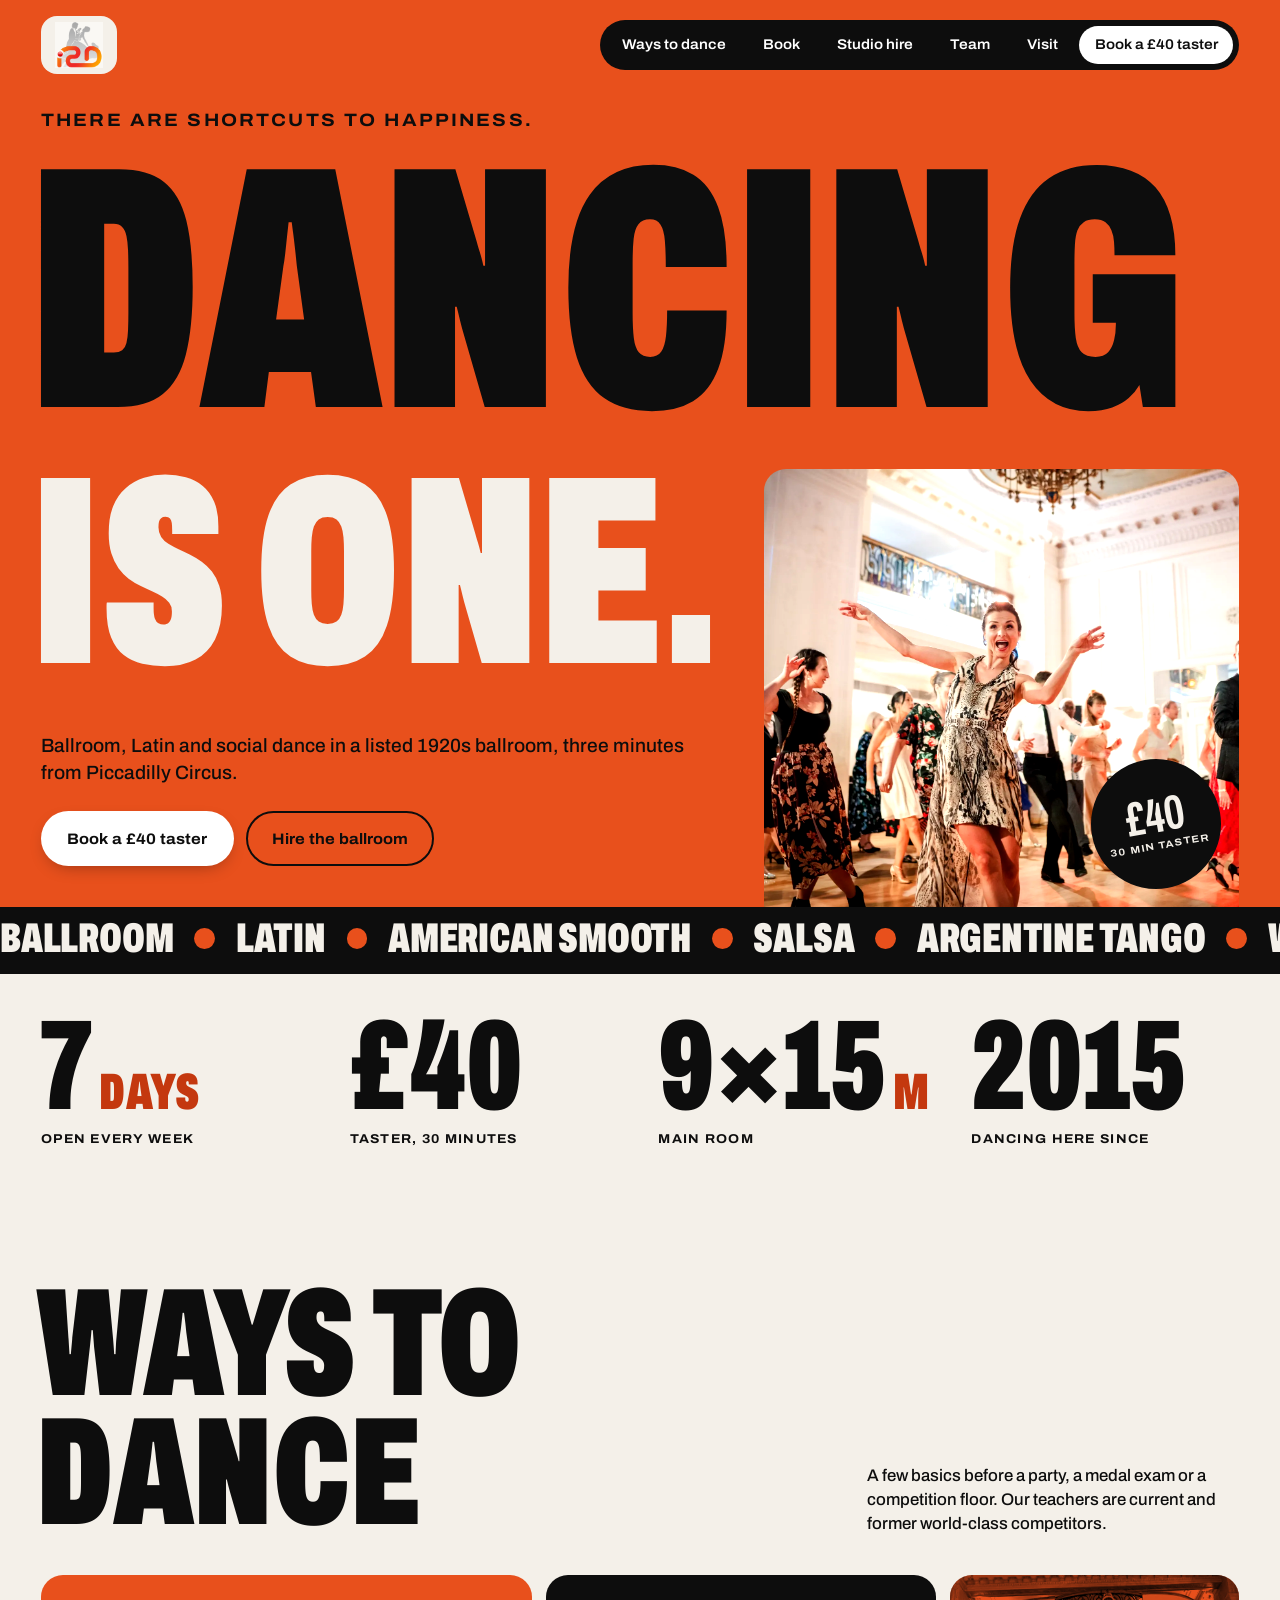
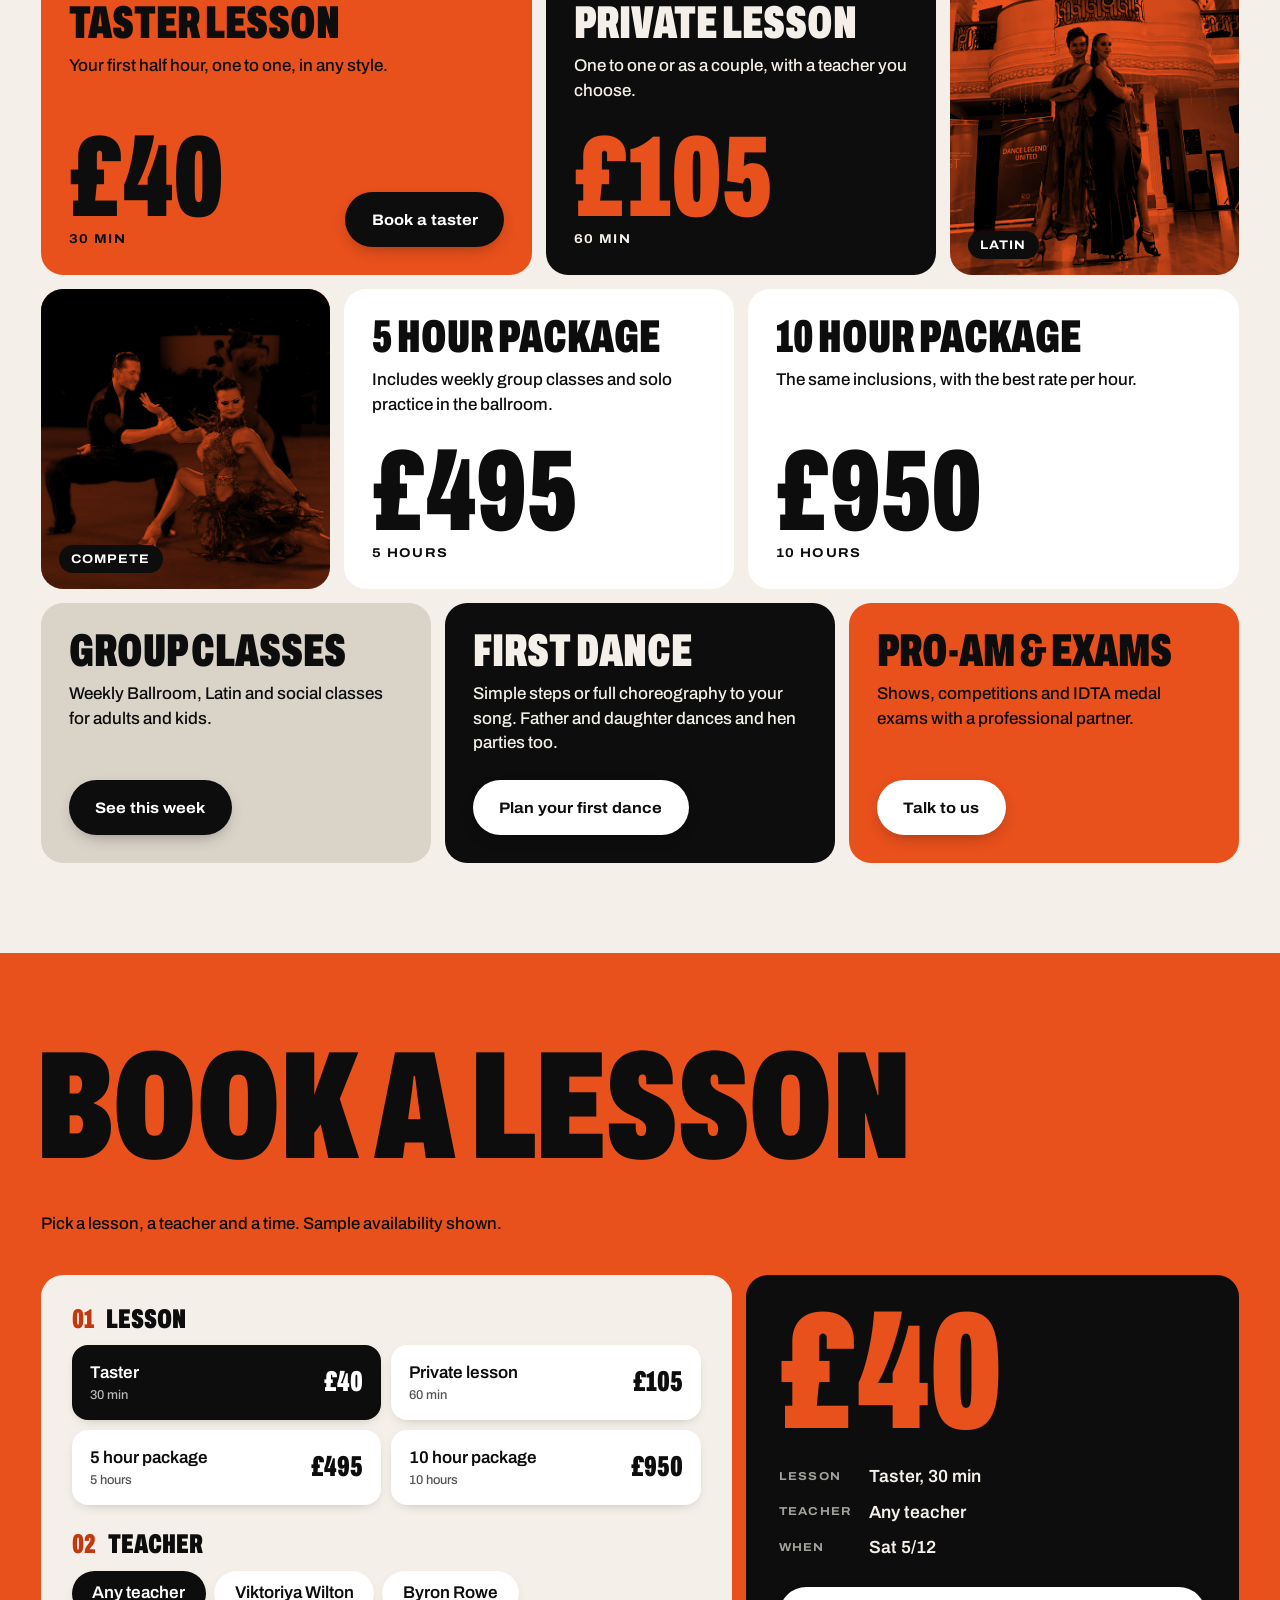
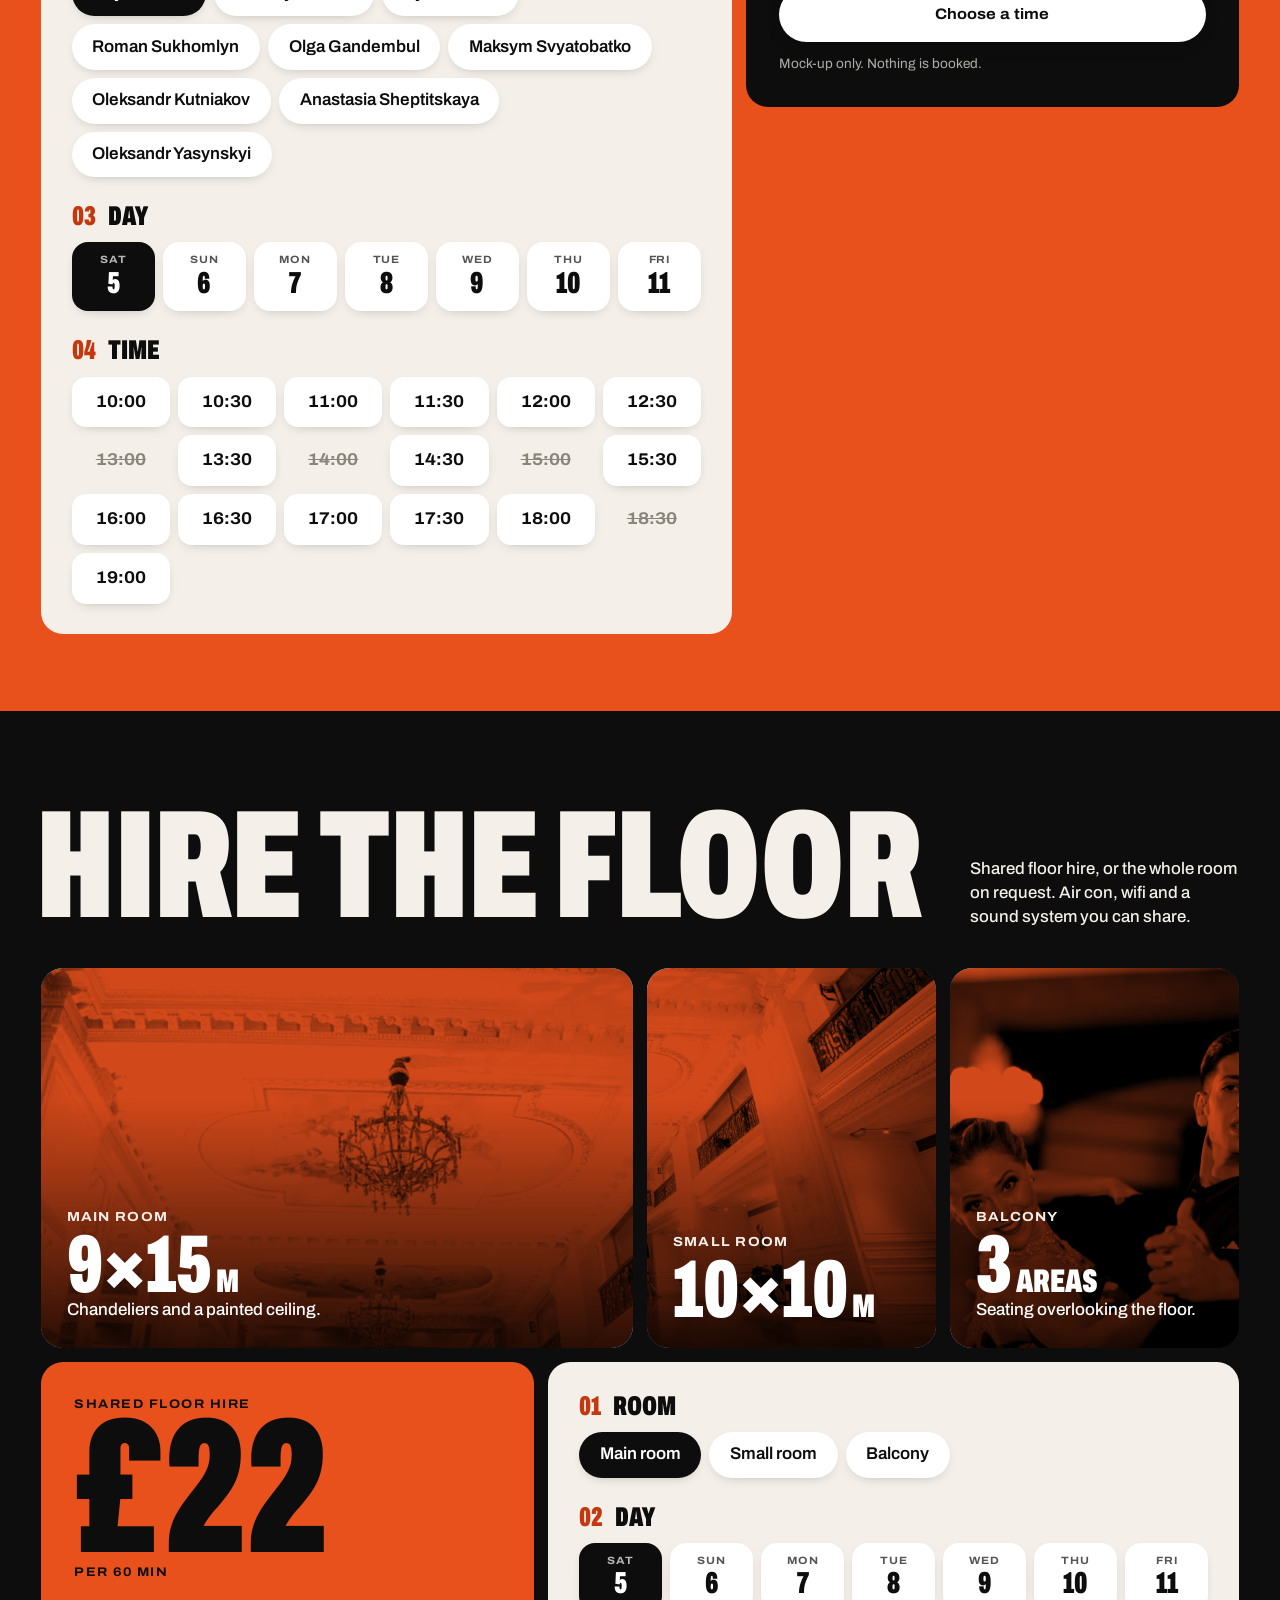
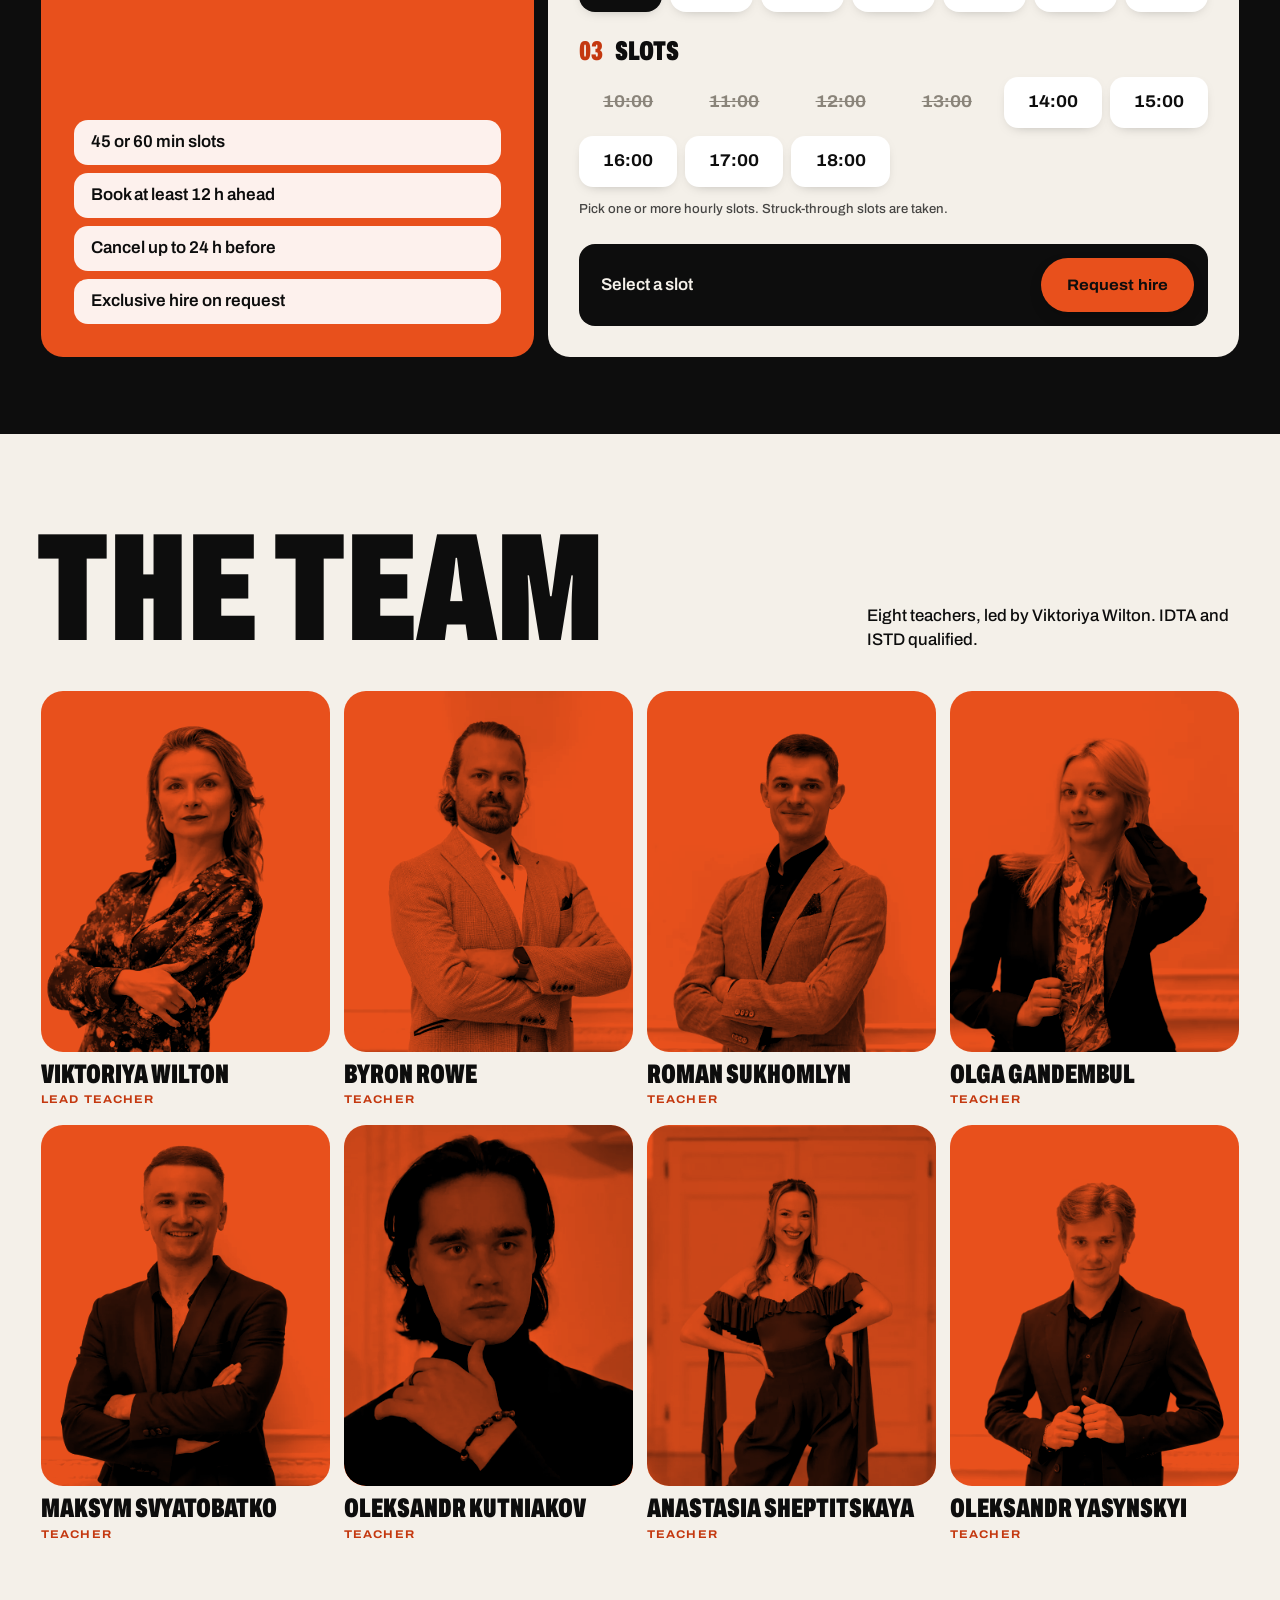
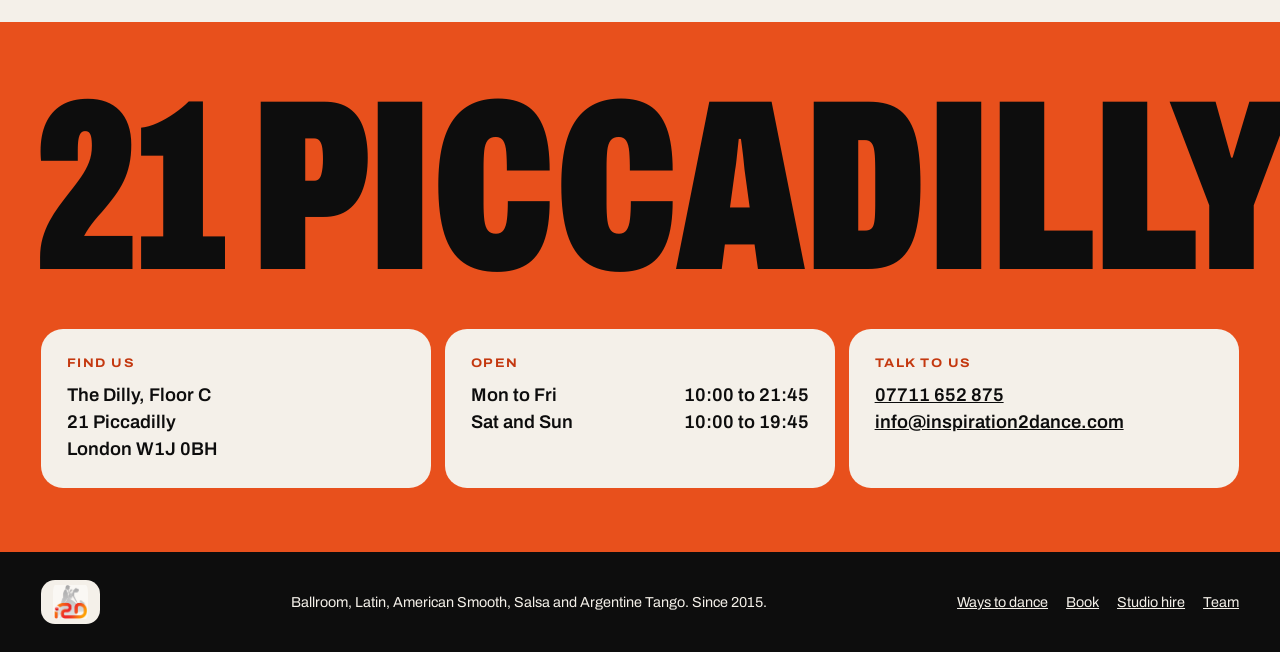
<file: directions/poster/index.html>
<!doctype html>
<html lang="en-GB"><head><meta charset="utf-8"><meta name="viewport" content="width=device-width,initial-scale=1">
<meta name="robots" content="noindex">
<title>Inspiration 2 Dance | Direction: Poster</title>
<meta name="description" content="Ballroom and Latin dance studio in a listed 1920s ballroom, Piccadilly, London.">
<link rel="preload" href="../../assets/fonts/poster-archivo-wdth.woff2" as="font" type="font/woff2" crossorigin>
<link rel="stylesheet" href="style.css"></head><body>
<header>
 <a class="logo" href="#top" aria-label="Inspiration 2 Dance home"><img src="../../assets/img/i2d-logo.png" alt="i2D"></a>
 <button class="burger" aria-expanded="false" aria-controls="nav">Menu</button>
 <nav class="main" id="nav" aria-label="Main"><a href="#ways">Ways to dance</a><a href="#book">Book</a><a href="#hire">Studio hire</a><a href="#team">Team</a><a href="#visit">Visit</a><a class="cta" href="#book">Book a £40 taster</a></nav>
</header>
<main id="top">
<section class="hero">
 <div class="grid">
  <h1><span class="kick k1">There are shortcuts to happiness.</span><span class="disp l1">Dancing</span><span class="disp ol l2">is one.</span></h1>
  <div class="copy"><p class="lead">Ballroom, Latin and social dance in a listed 1920s ballroom, three minutes from Piccadilly Circus.</p>
   <div class="row"><a class="btn" href="#book">Book a £40 taster</a><a class="btn ghost" href="#hire">Hire the ballroom</a></div></div>
  <div class="ph"><img src="../../assets/img/social-night.webp" alt="Social dance night in the ballroom"><div class="stamp disp"><div><b>£40</b><small>30 min taster</small></div></div></div>
 </div>
</section>
<div class="marq" aria-hidden="true"><div class="tr"><span class="disp">Ballroom</span><span class="disp">Latin</span><span class="disp">American Smooth</span><span class="disp">Salsa</span><span class="disp">Argentine Tango</span><span class="disp">Waltz</span><span class="disp">Quickstep</span><span class="disp">Cha-Cha</span><span class="disp">Rumba</span><span class="disp">Jive</span><span class="disp">Samba</span><span class="disp">Paso Doble</span><span class="disp">Ballroom</span><span class="disp">Latin</span><span class="disp">American Smooth</span><span class="disp">Salsa</span><span class="disp">Argentine Tango</span><span class="disp">Waltz</span><span class="disp">Quickstep</span><span class="disp">Cha-Cha</span><span class="disp">Rumba</span><span class="disp">Jive</span><span class="disp">Samba</span><span class="disp">Paso Doble</span></div></div>
<div class="nums">
 <div><b>7<em> days</em></b><p>Open every week</p></div>
 <div><b>£40</b><p>Taster, 30 minutes</p></div>
 <div><b>9×15<em> m</em></b><p>Main room</p></div>
 <div><b>2015</b><p>Dancing here since</p></div>
</div>

<section id="ways">
 <div class="sh"><h2 class="disp">Ways to dance</h2><p>A few basics before a party, a medal exam or a competition floor. Our teachers are current and former world-class competitors.</p></div>
 <div class="ways">
  <article class="card c-or s5"><div><h3>Taster lesson</h3><p>Your first half hour, one to one, in any style.</p></div><div class="pk"><div class="price">£40<small>30 min</small></div><a class="btn dk" href="#book">Book a taster</a></div></article>
  <article class="card c-k s4"><div><h3>Private lesson</h3><p>One to one or as a couple, with a teacher you choose.</p></div><div class="pk"><div class="price" style="color:var(--o)">£105<small style="color:var(--w)">60 min</small></div></div></article>
  <article class="card ph s3"><img src="../../assets/img/red-dresses.webp" alt="Dancers in red dresses" loading="lazy"><span class="lab">Latin</span></article>
  <article class="card ph s3"><img src="../../assets/img/competition-latin.webp" alt="Latin competition" loading="lazy"><span class="lab">Compete</span></article>
  <article class="card c-w s4"><div><h3>5 hour package</h3><p>Includes weekly group classes and solo practice in the ballroom.</p></div><div class="price">£495<small>5 hours</small></div></article>
  <article class="card c-w s5"><div><h3>10 hour package</h3><p>The same inclusions, with the best rate per hour.</p></div><div class="price">£950<small>10 hours</small></div></article>
  <article class="card c-g s4 half" style="background:var(--g)"><div><h3>Group classes</h3><p>Weekly Ballroom, Latin and social classes for adults and kids.</p></div><a class="btn dk more" href="#book">See this week</a></article>
  <article class="card c-k s4 half"><div><h3>First dance</h3><p>Simple steps or full choreography to your song. Father and daughter dances and hen parties too.</p></div><a class="btn more" href="#visit">Plan your first dance</a></article>
  <article class="card c-or s4"><div><h3>Pro-Am &amp; exams</h3><p>Shows, competitions and IDTA medal exams with a professional partner.</p></div><a class="btn more" href="#visit">Talk to us</a></article>
 </div>
</section>

<section class="book on-k" id="book">
 <div class="sh"><h2 class="disp">Book a lesson</h2><p>Pick a lesson, a teacher and a time. Sample availability shown.</p></div>
 <div class="bk">
  <div class="panel">
   <div class="step"><h4><i>01</i> Lesson</h4><div class="opts" id="lessons"></div></div>
   <div class="step"><h4><i>02</i> Teacher</h4><div class="chips" id="teachers"></div></div>
   <div class="step"><h4><i>03</i> Day</h4><div class="days" id="days"></div></div>
   <div class="step"><h4><i>04</i> Time</h4><div class="slots" id="slots"></div></div>
  </div>
  <aside class="sum" aria-live="polite">
   <div class="tot" id="tot">£40</div>
   <dl><dt>Lesson</dt><dd id="s-l"></dd><dt>Teacher</dt><dd id="s-t"></dd><dt>When</dt><dd id="s-w"></dd></dl>
   <div><a class="btn" href="#visit" id="s-go">Choose a time</a><p class="note" style="margin-top:12px">Mock-up only. Nothing is booked.</p></div>
  </aside>
 </div>
</section>

<section class="hire on-k" id="hire">
 <div class="sh"><h2 class="disp">Hire the floor</h2><p>Shared floor hire, or the whole room on request. Air con, wifi and a sound system you can share.</p></div>
 <div class="rooms">
  <article class="room" style="grid-column:span 6"><img src="../../assets/img/ballroom-ceiling.webp" alt="Painted ballroom ceiling and chandeliers" loading="lazy"><h3>Main room</h3><div class="sz">9×15<small> m</small></div><p>Chandeliers and a painted ceiling.</p></article>
  <article class="room" style="grid-column:span 3"><img src="../../assets/img/ballroom-floor.webp" alt="Small room floor" loading="lazy"><h3>Small room</h3><div class="sz">10×10<small> m</small></div></article>
  <article class="room" style="grid-column:span 3"><img src="../../assets/img/gala-waltz.webp" alt="View over the ballroom" loading="lazy"><h3>Balcony</h3><div class="sz">3<small> areas</small></div><p>Seating overlooking the floor.</p></article>
 </div>
 <div class="hp">
  <div class="rate"><div><div class="kick">Shared floor hire</div><div class="price">£22</div><div class="kick">per 60 min</div></div>
   <ul><li>45 or 60 min slots</li><li>Book at least 12 h ahead</li><li>Cancel up to 24 h before</li><li>Exclusive hire on request</li></ul></div>
  <div class="panel">
   <div class="step"><h4><i>01</i> Room</h4><div class="chips" id="hroom"></div></div>
   <div class="step"><h4><i>02</i> Day</h4><div class="days" id="hdays"></div></div>
   <div class="step"><h4><i>03</i> Slots</h4><div class="slots" id="hslots"></div><p class="legend">Pick one or more hourly slots. Struck-through slots are taken.</p></div>
   <div class="hire-out"><b id="hsum">Select a slot</b><a class="btn" href="#visit">Request hire</a></div>
  </div>
 </div>
</section>

<section id="team">
 <div class="sh"><h2 class="disp">The team</h2><p>Eight teachers, led by Viktoriya Wilton. IDTA and ISTD qualified.</p></div>
 <div class="team-g"><article class="tm"><div class="im"><img src="../../assets/img/team-viktoriya-wilton.webp" alt="Viktoriya Wilton" loading="lazy"></div><h3>Viktoriya Wilton</h3><span>Lead teacher</span></article><article class="tm"><div class="im"><img src="../../assets/img/team-byron-rowe.webp" alt="Byron Rowe" loading="lazy"></div><h3>Byron Rowe</h3><span>Teacher</span></article><article class="tm"><div class="im"><img src="../../assets/img/team-roman-sukhomlyn.webp" alt="Roman Sukhomlyn" loading="lazy"></div><h3>Roman Sukhomlyn</h3><span>Teacher</span></article><article class="tm"><div class="im"><img src="../../assets/img/team-olga-gandembul.webp" alt="Olga Gandembul" loading="lazy"></div><h3>Olga Gandembul</h3><span>Teacher</span></article><article class="tm"><div class="im"><img src="../../assets/img/team-maksym-svyatobatko.webp" alt="Maksym Svyatobatko" loading="lazy"></div><h3>Maksym Svyatobatko</h3><span>Teacher</span></article><article class="tm"><div class="im"><img src="../../assets/img/team-oleksandr-kutniakov.webp" alt="Oleksandr Kutniakov" loading="lazy"></div><h3>Oleksandr Kutniakov</h3><span>Teacher</span></article><article class="tm"><div class="im"><img src="../../assets/img/team-anastasia-sheptitskaya.webp" alt="Anastasia Sheptitskaya" loading="lazy"></div><h3>Anastasia Sheptitskaya</h3><span>Teacher</span></article><article class="tm"><div class="im"><img src="../../assets/img/team-oleksandr-yasynskyi.webp" alt="Oleksandr Yasynskyi" loading="lazy"></div><h3>Oleksandr Yasynskyi</h3><span>Teacher</span></article></div>
</section>

<section class="visit on-k" id="visit">
 <h2 class="disp">21 Piccadilly</h2>
 <div class="vg">
  <div class="vc v4"><h3>Find us</h3><p>The Dilly, Floor C<br>21 Piccadilly<br>London W1J 0BH</p></div>
  <div class="vc v4"><h3>Open</h3><table><tr><td>Mon to Fri</td><td>10:00 to 21:45</td></tr><tr><td>Sat and Sun</td><td>10:00 to 19:45</td></tr></table></div>
  <div class="vc v4"><h3>Talk to us</h3><p><a href="tel:07711652875">07711 652 875</a><br><a href="mailto:info@inspiration2dance.com">info@inspiration2dance.com</a></p></div>
 </div>
</section>
</main>
<footer><img src="../../assets/img/i2d-logo.png" alt="Inspiration 2 Dance"><span>Ballroom, Latin, American Smooth, Salsa and Argentine Tango. Since 2015.</span><nav><a href="#ways">Ways to dance</a><a href="#book">Book</a><a href="#hire">Studio hire</a><a href="#team">Team</a></nav></footer>
<script src="script.js"></script></body></html>
</file>
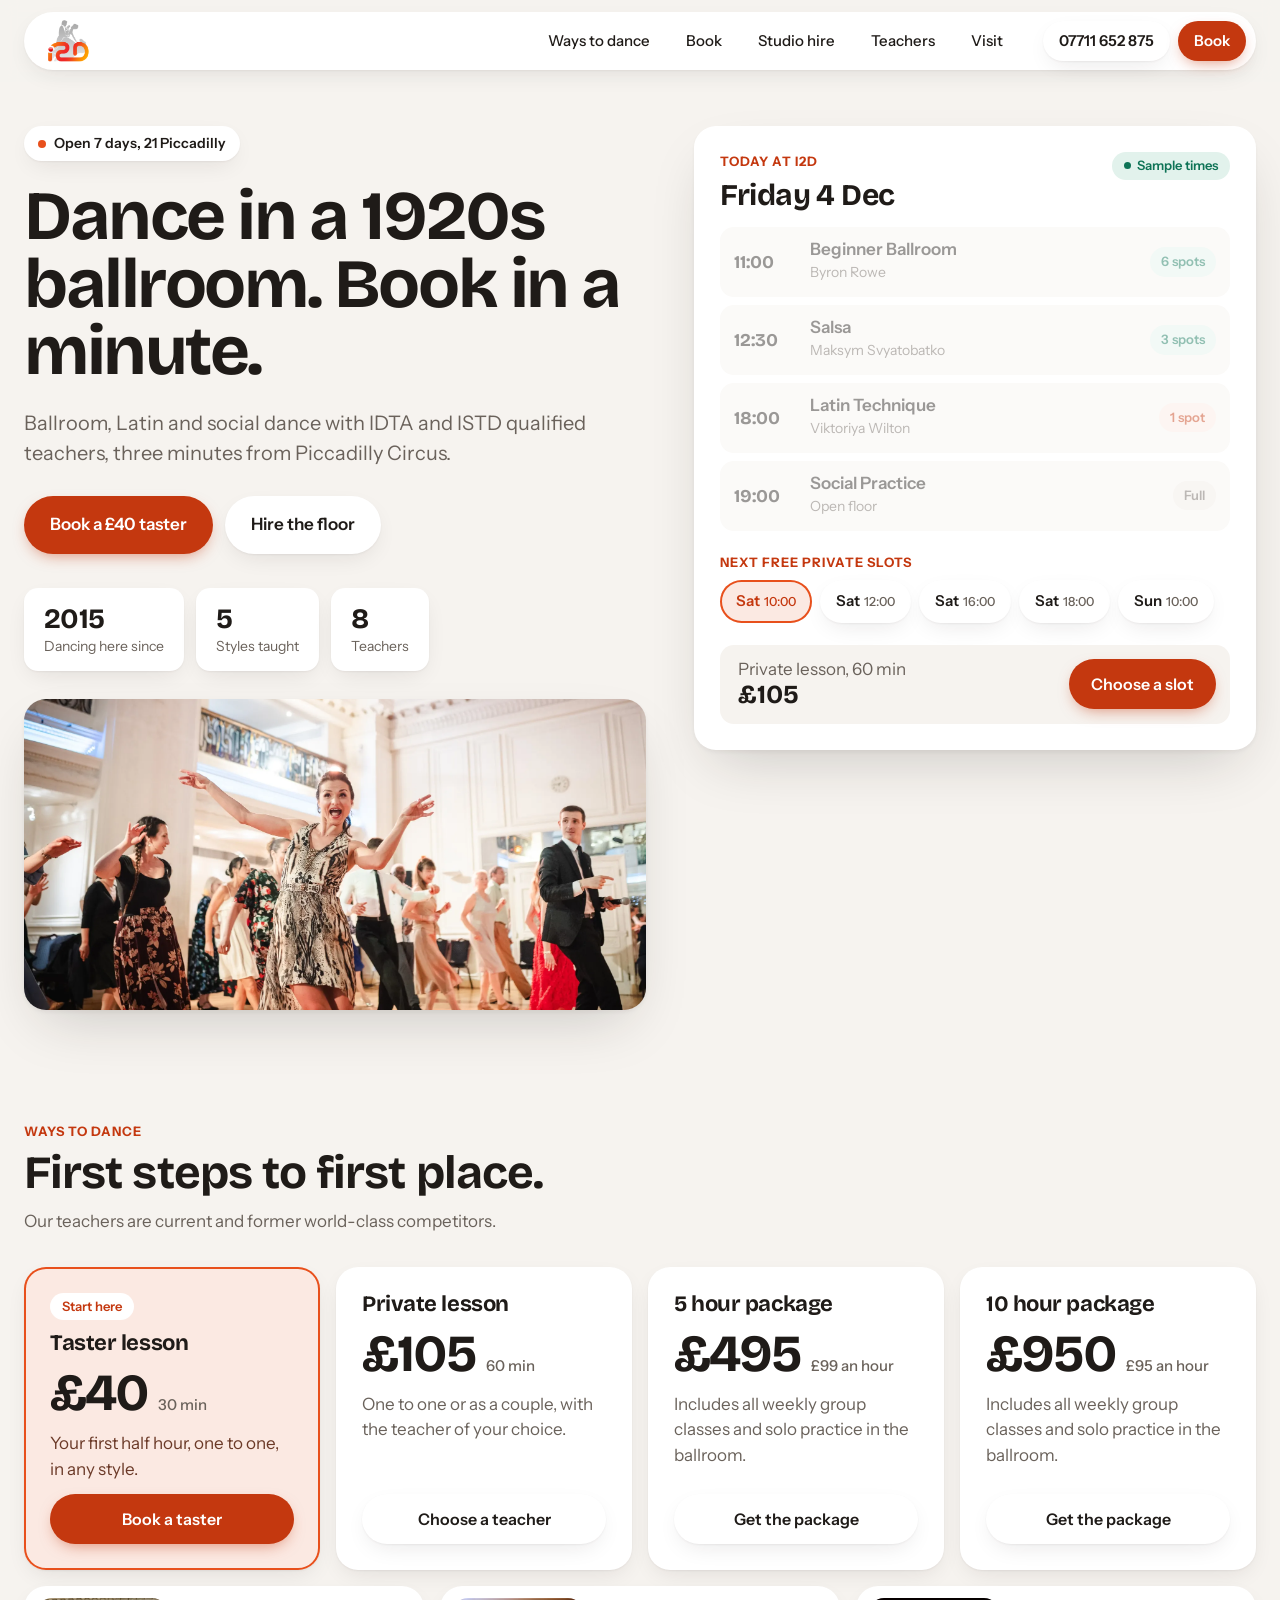
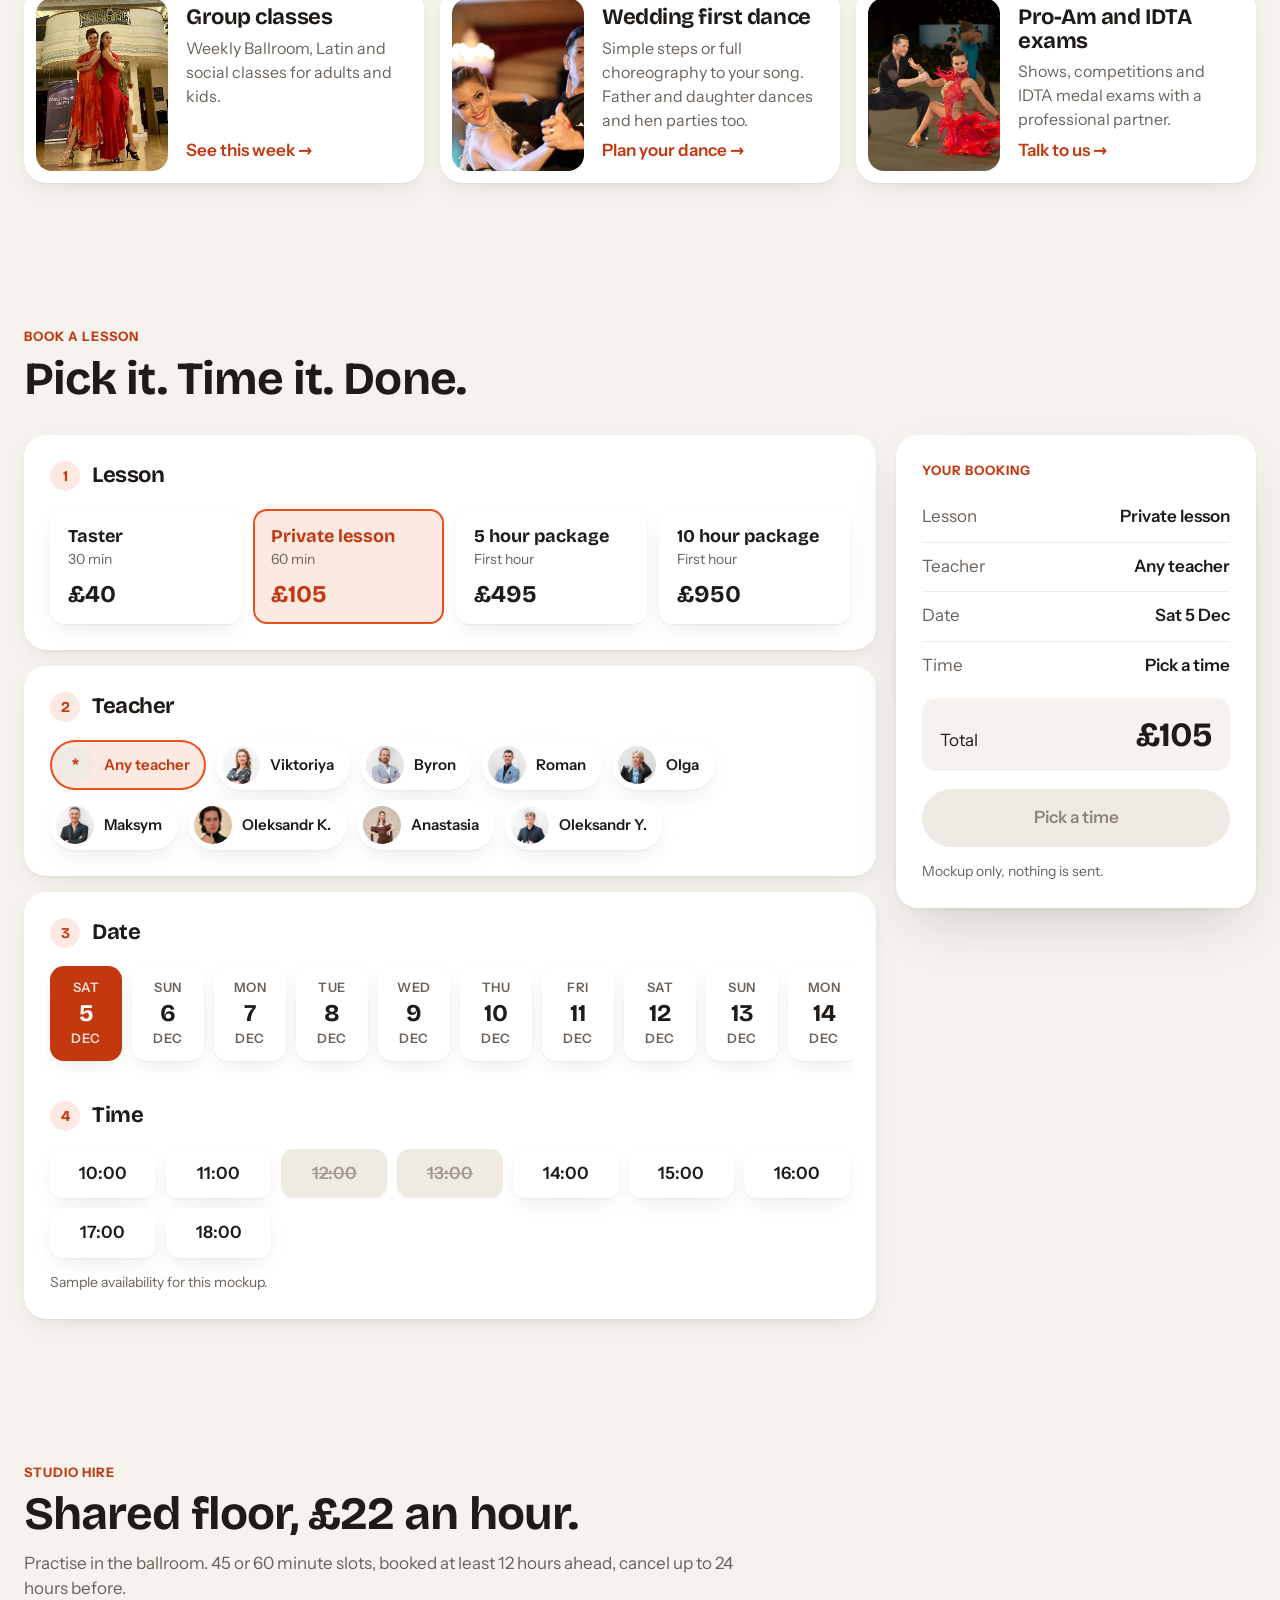
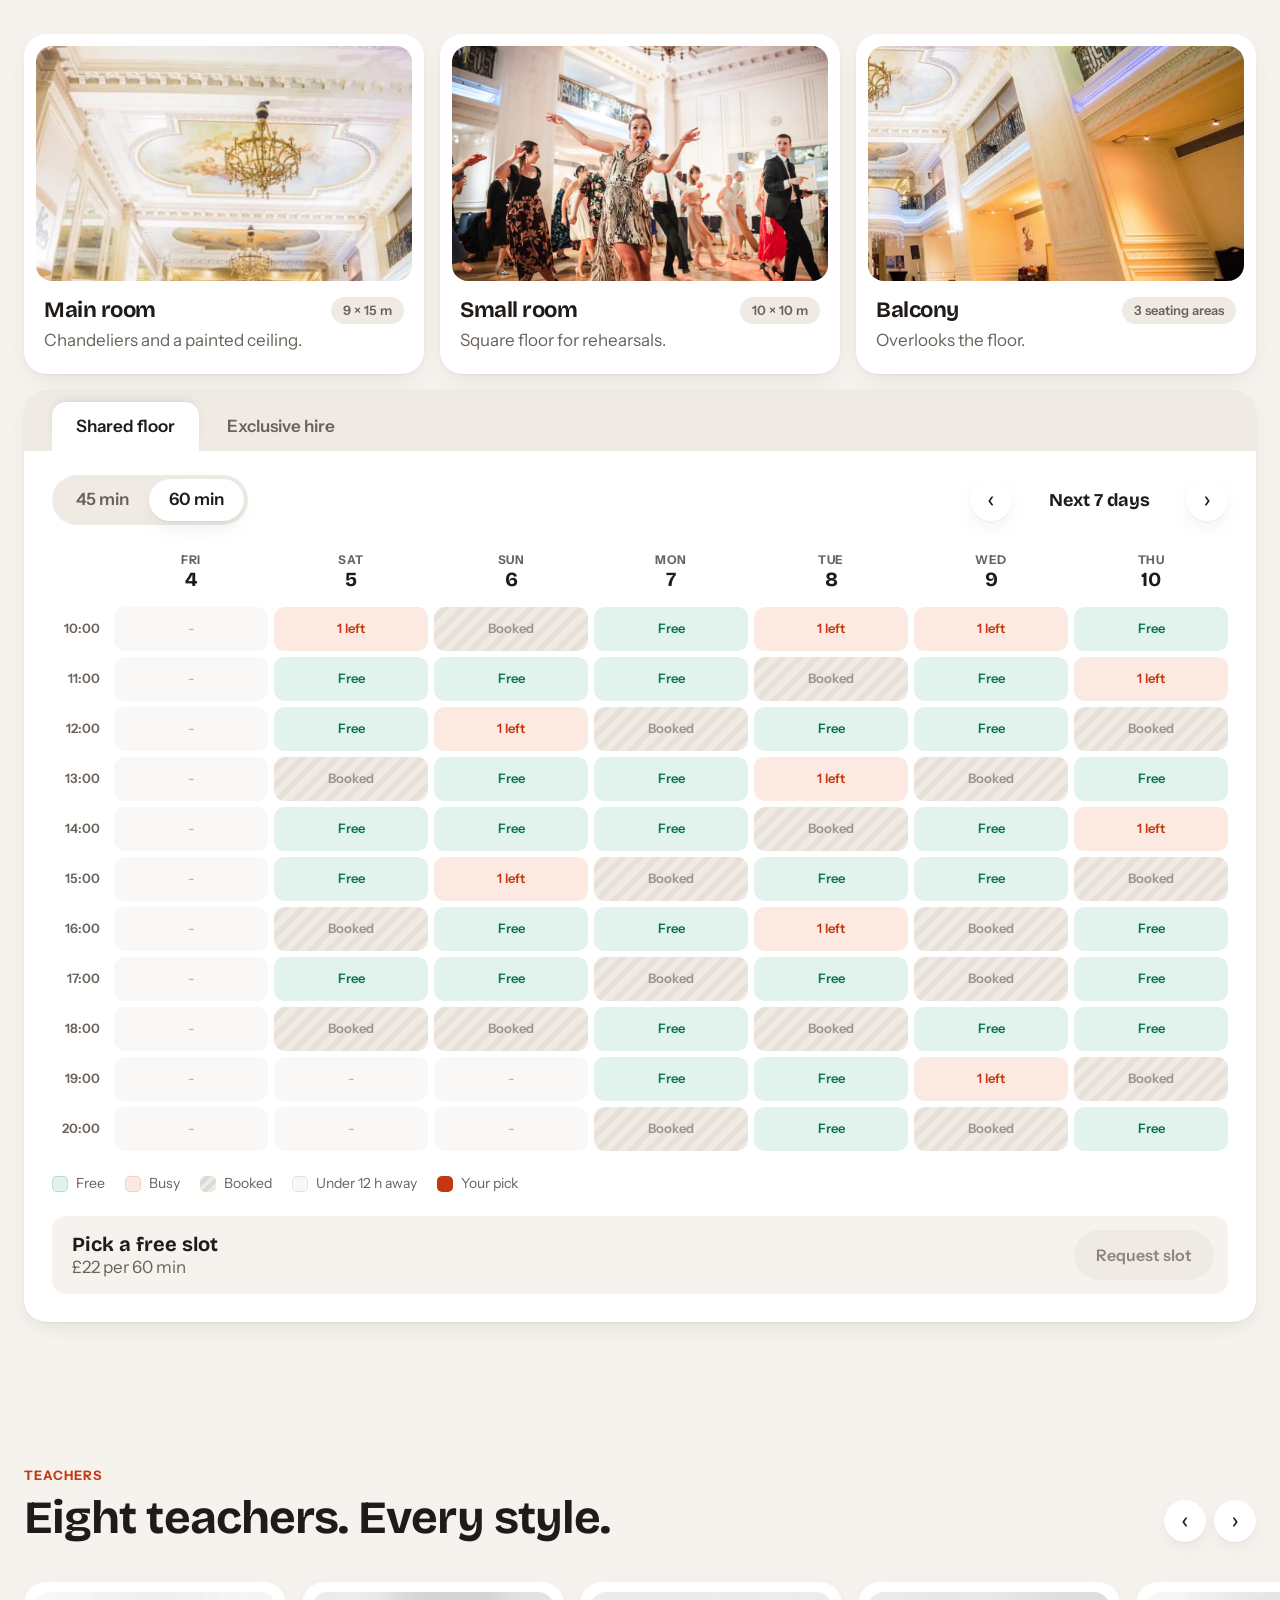
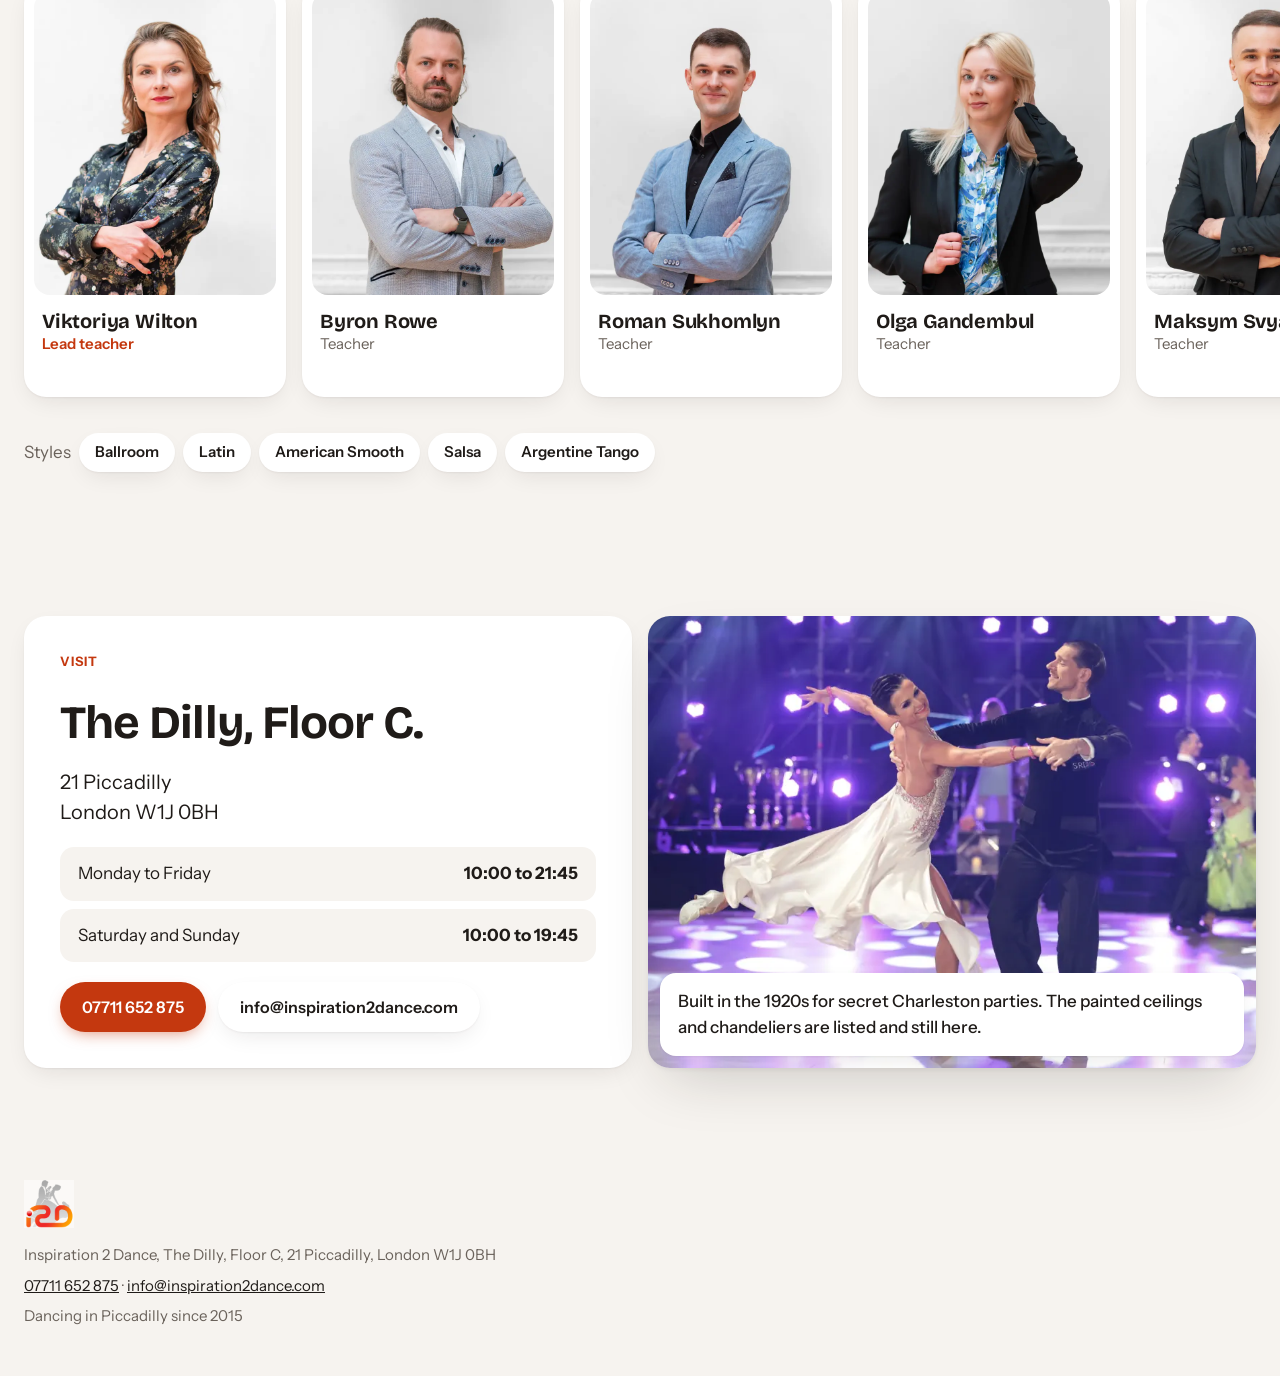
<file: directions/studio-app/index.html>
<!doctype html>
<html lang="en-GB">
<head>
<meta charset="utf-8">
<meta name="viewport" content="width=device-width, initial-scale=1, viewport-fit=cover">
<meta name="robots" content="noindex">
<meta name="theme-color" content="#f6f3ef">
<title>Inspiration 2 Dance · Studio app direction</title>
<meta name="description" content="Ballroom and Latin dance studio in a listed 1920s ballroom, 21 Piccadilly, London.">
<link rel="preload" href="../../assets/fonts/bricolage-grotesque-var.woff2" as="font" type="font/woff2" crossorigin>
<link rel="preload" href="../../assets/fonts/instrument-sans-var.woff2" as="font" type="font/woff2" crossorigin>
<link rel="stylesheet" href="style.css">
</head>
<body>

<header class="nav" id="top">
  <div class="nav-in">
    <a class="brand" href="#top" aria-label="Inspiration 2 Dance home"><img src="../../assets/img/i2d-logo.png" alt="i2D"></a>
    <nav class="nav-links" aria-label="Main">
      <a href="#offers">Ways to dance</a>
      <a href="#book">Book</a>
      <a href="#hire">Studio hire</a>
      <a href="#team">Teachers</a>
      <a href="#visit">Visit</a>
    </nav>
    <div class="nav-cta">
      <a class="btn btn-ghost btn-sm hide-sm" href="tel:07711652875">07711 652 875</a>
      <a class="btn btn-primary btn-sm" href="#book">Book</a>
      <button class="menu-btn" aria-label="Open menu" aria-expanded="false" aria-controls="sheet"><span></span><span></span></button>
    </div>
  </div>
</header>

<div class="sheet" id="sheet" hidden>
  <nav aria-label="Mobile">
    <a href="#offers">Ways to dance</a>
    <a href="#book">Book a lesson</a>
    <a href="#hire">Studio hire</a>
    <a href="#team">Teachers</a>
    <a href="#visit">Visit and contact</a>
  </nav>
  <a class="btn btn-primary btn-block" href="tel:07711652875">Call 07711 652 875</a>
</div>

<main>
<!-- HERO -->
<section class="hero wrap">
  <div class="hero-copy">
    <p class="eyebrow"><span class="dot"></span> Open 7 days, 21 Piccadilly</p>
    <h1>Dance in a 1920s ballroom. Book in a minute.</h1>
    <p class="lead">Ballroom, Latin and social dance with IDTA and ISTD qualified teachers, three minutes from Piccadilly Circus.</p>
    <div class="cta-row">
      <a class="btn btn-primary btn-lg" href="#book">Book a £40 taster</a>
      <a class="btn btn-ghost btn-lg" href="#hire">Hire the floor</a>
    </div>
    <ul class="facts">
      <li><strong>2015</strong><span>Dancing here since</span></li>
      <li><strong>5</strong><span>Styles taught</span></li>
      <li><strong>8</strong><span>Teachers</span></li>
    </ul>
    <figure class="hero-photo">
      <img src="../../assets/img/social-night.webp" alt="Social dance night in the ballroom" width="900" height="600">
    </figure>
  </div>

  <aside class="booker card" aria-label="Quick booking">
    <div class="booker-head">
      <div>
        <p class="eyebrow-s">Today at I2D</p>
        <h2 id="todayDate">Today</h2>
      </div>
      <span class="pill pill-live"><i></i> Sample times</span>
    </div>
    <ul class="timetable" id="timetable"></ul>

    <div class="booker-split">
      <p class="eyebrow-s">Next free private slots</p>
      <div class="chips" id="nextSlots" role="radiogroup" aria-label="Next free slots"></div>
    </div>
    <div class="booker-foot">
      <div><span class="muted">Private lesson, 60 min</span><strong id="nextPrice">£105</strong></div>
      <a class="btn btn-primary" href="#book" id="nextGo">Choose a slot</a>
    </div>
  </aside>
</section>

<!-- OFFERS -->
<section class="section wrap" id="offers">
  <div class="sec-head">
    <p class="eyebrow-s">Ways to dance</p>
    <h2>First steps to first place.</h2>
    <p class="muted">Our teachers are current and former world-class competitors.</p>
  </div>

  <div class="price-grid">
    <article class="card price price-feature">
      <span class="pill pill-flame">Start here</span>
      <h3>Taster lesson</h3>
      <p class="amt">£40<small>30 min</small></p>
      <p>Your first half hour, one to one, in any style.</p>
      <a class="btn btn-primary btn-block" href="#book" data-lesson="taster">Book a taster</a>
    </article>
    <article class="card price">
      <h3>Private lesson</h3>
      <p class="amt">£105<small>60 min</small></p>
      <p>One to one or as a couple, with the teacher of your choice.</p>
      <a class="btn btn-ghost btn-block" href="#book" data-lesson="private">Choose a teacher</a>
    </article>
    <article class="card price">
      <h3>5 hour package</h3>
      <p class="amt">£495<small>£99 an hour</small></p>
      <p>Includes all weekly group classes and solo practice in the ballroom.</p>
      <a class="btn btn-ghost btn-block" href="#book" data-lesson="five">Get the package</a>
    </article>
    <article class="card price">
      <h3>10 hour package</h3>
      <p class="amt">£950<small>£95 an hour</small></p>
      <p>Includes all weekly group classes and solo practice in the ballroom.</p>
      <a class="btn btn-ghost btn-block" href="#book" data-lesson="ten">Get the package</a>
    </article>
  </div>

  <div class="more-grid">
    <article class="card more">
      <img src="../../assets/img/red-dresses.webp" alt="Dancers in red dresses" loading="lazy">
      <div><h3>Group classes</h3><p>Weekly Ballroom, Latin and social classes for adults and kids.</p><a class="link" href="#top">See this week</a></div>
    </article>
    <article class="card more">
      <img src="../../assets/img/gala-waltz.webp" alt="A waltz at a gala evening" loading="lazy">
      <div><h3>Wedding first dance</h3><p>Simple steps or full choreography to your song. Father and daughter dances and hen parties too.</p><a class="link" href="#visit">Plan your dance</a></div>
    </article>
    <article class="card more">
      <img src="../../assets/img/competition-latin.webp" alt="Latin couple competing" loading="lazy">
      <div><h3>Pro-Am and IDTA exams</h3><p>Shows, competitions and IDTA medal exams with a professional partner.</p><a class="link" href="#visit">Talk to us</a></div>
    </article>
  </div>
</section>

<!-- BOOKING -->
<section class="section wrap" id="book">
  <div class="sec-head">
    <p class="eyebrow-s">Book a lesson</p>
    <h2>Pick it. Time it. Done.</h2>
  </div>

  <div class="book-layout">
    <div class="book-steps">
      <div class="step card">
        <h3><span class="n">1</span> Lesson</h3>
        <div class="opts" id="optLesson" role="radiogroup" aria-label="Lesson type">
          <button class="opt" role="radio" data-id="taster" data-name="Taster lesson" data-min="30" data-price="40" aria-checked="false"><b>Taster</b><span>30 min</span><em>£40</em></button>
          <button class="opt" role="radio" data-id="private" data-name="Private lesson" data-min="60" data-price="105" aria-checked="true"><b>Private lesson</b><span>60 min</span><em>£105</em></button>
          <button class="opt" role="radio" data-id="five" data-name="5 hour package" data-min="60" data-price="495" aria-checked="false"><b>5 hour package</b><span>First hour</span><em>£495</em></button>
          <button class="opt" role="radio" data-id="ten" data-name="10 hour package" data-min="60" data-price="950" aria-checked="false"><b>10 hour package</b><span>First hour</span><em>£950</em></button>
        </div>
      </div>

      <div class="step card">
        <h3><span class="n">2</span> Teacher</h3>
        <div class="teachers-pick" id="optTeacher" role="radiogroup" aria-label="Teacher"></div>
      </div>

      <div class="step card">
        <h3><span class="n">3</span> Date</h3>
        <div class="dates" id="dates" role="radiogroup" aria-label="Date"></div>
        <h3 class="sub"><span class="n">4</span> Time</h3>
        <div class="slots" id="slots" role="radiogroup" aria-label="Time"></div>
        <p class="note">Sample availability for this mockup.</p>
      </div>
    </div>

    <aside class="summary card" aria-live="polite">
      <p class="eyebrow-s">Your booking</p>
      <dl>
        <div><dt>Lesson</dt><dd id="sLesson">-</dd></div>
        <div><dt>Teacher</dt><dd id="sTeacher">-</dd></div>
        <div><dt>Date</dt><dd id="sDate">-</dd></div>
        <div><dt>Time</dt><dd id="sTime">Pick a time</dd></div>
      </dl>
      <div class="total"><span>Total</span><strong id="sPrice">£105</strong></div>
      <button class="btn btn-primary btn-block btn-lg" id="sGo" disabled>Pick a time</button>
      <p class="note">Mockup only, nothing is sent.</p>
    </aside>
  </div>
</section>

<!-- HIRE -->
<section class="section wrap" id="hire">
  <div class="sec-head">
    <p class="eyebrow-s">Studio hire</p>
    <h2>Shared floor, £22 an hour.</h2>
    <p class="muted">Practise in the ballroom. 45 or 60 minute slots, booked at least 12 hours ahead, cancel up to 24 hours before.</p>
  </div>

  <div class="rooms">
    <article class="room">
      <img src="../../assets/img/ballroom-ceiling.webp" alt="Painted ceiling and chandeliers in the main room" loading="lazy">
      <div class="room-t"><h3>Main room</h3><span class="pill">9 × 15 m</span></div>
      <p>Chandeliers and a painted ceiling.</p>
    </article>
    <article class="room">
      <img src="../../assets/img/social-night.webp" alt="Dancers on the floor" loading="lazy">
      <div class="room-t"><h3>Small room</h3><span class="pill">10 × 10 m</span></div>
      <p>Square floor for rehearsals.</p>
    </article>
    <article class="room">
      <img src="../../assets/img/ballroom-floor.webp" alt="Balcony overlooking the floor" loading="lazy">
      <div class="room-t"><h3>Balcony</h3><span class="pill">3 seating areas</span></div>
      <p>Overlooks the floor.</p>
    </article>
  </div>

  <div class="hire card">
    <div class="tabs" role="tablist" aria-label="Hire type">
      <button role="tab" aria-selected="true" aria-controls="paneShared" id="tabShared">Shared floor</button>
      <button role="tab" aria-selected="false" aria-controls="paneExcl" id="tabExcl">Exclusive hire</button>
    </div>

    <div class="pane" id="paneShared" role="tabpanel" aria-labelledby="tabShared">
      <div class="hire-bar">
        <div class="seg" id="lenSeg" role="radiogroup" aria-label="Slot length">
          <button role="radio" aria-checked="false" data-len="45">45 min</button>
          <button role="radio" aria-checked="true" data-len="60">60 min</button>
        </div>
        <div class="week-nav">
          <button class="icon-btn" id="wkPrev" aria-label="Previous week">&#8249;</button>
          <strong id="wkLabel">This week</strong>
          <button class="icon-btn" id="wkNext" aria-label="Next week">&#8250;</button>
        </div>
      </div>
      <div class="grid-scroll"><div class="week" id="week" role="grid" aria-label="Shared floor availability"></div></div>
      <ul class="legend">
        <li><i class="k k-free"></i> Free</li>
        <li><i class="k k-few"></i> Busy</li>
        <li><i class="k k-full"></i> Booked</li>
        <li><i class="k k-soon"></i> Under 12 h away</li>
        <li><i class="k k-sel"></i> Your pick</li>
      </ul>
      <div class="hire-foot">
        <div><strong id="hSel">Pick a free slot</strong><span class="muted" id="hSub">£22 per 60 min</span></div>
        <button class="btn btn-primary" id="hGo" disabled>Request slot</button>
      </div>
    </div>

    <div class="pane" id="paneExcl" role="tabpanel" aria-labelledby="tabExcl" hidden>
      <div class="excl">
        <div>
          <h3>The whole ballroom, just yours.</h3>
          <p>Workshops, shoots, rehearsals and private events. Tell us the date and numbers and we will send a quote.</p>
        </div>
        <div class="cta-row">
          <a class="btn btn-primary" href="mailto:info@inspiration2dance.com?subject=Exclusive%20hire">Request a quote</a>
          <a class="btn btn-ghost" href="tel:07711652875">Call us</a>
        </div>
      </div>
    </div>
  </div>
</section>

<!-- TEAM -->
<section class="section" id="team">
  <div class="wrap sec-head row">
    <div>
      <p class="eyebrow-s">Teachers</p>
      <h2>Eight teachers. Every style.</h2>
    </div>
    <div class="scroll-btns">
      <button class="icon-btn" id="tPrev" aria-label="Scroll teachers left">&#8249;</button>
      <button class="icon-btn" id="tNext" aria-label="Scroll teachers right">&#8250;</button>
    </div>
  </div>
  <ul class="team" id="teamRail">
    <li class="tcard"><img src="../../assets/img/team-viktoriya-wilton.webp" alt="Viktoriya Wilton" loading="lazy"><div><b>Viktoriya Wilton</b><span>Lead teacher</span></div></li>
    <li class="tcard"><img src="../../assets/img/team-byron-rowe.webp" alt="Byron Rowe" loading="lazy"><div><b>Byron Rowe</b><span>Teacher</span></div></li>
    <li class="tcard"><img src="../../assets/img/team-roman-sukhomlyn.webp" alt="Roman Sukhomlyn" loading="lazy"><div><b>Roman Sukhomlyn</b><span>Teacher</span></div></li>
    <li class="tcard"><img src="../../assets/img/team-olga-gandembul.webp" alt="Olga Gandembul" loading="lazy"><div><b>Olga Gandembul</b><span>Teacher</span></div></li>
    <li class="tcard"><img src="../../assets/img/team-maksym-svyatobatko.webp" alt="Maksym Svyatobatko" loading="lazy"><div><b>Maksym Svyatobatko</b><span>Teacher</span></div></li>
    <li class="tcard"><img src="../../assets/img/team-oleksandr-kutniakov.webp" alt="Oleksandr Kutniakov" loading="lazy"><div><b>Oleksandr Kutniakov</b><span>Teacher</span></div></li>
    <li class="tcard"><img src="../../assets/img/team-anastasia-sheptitskaya.webp" alt="Anastasia Sheptitskaya" loading="lazy"><div><b>Anastasia Sheptitskaya</b><span>Teacher</span></div></li>
    <li class="tcard"><img src="../../assets/img/team-oleksandr-yasynskyi.webp" alt="Oleksandr Yasynskyi" loading="lazy"><div><b>Oleksandr Yasynskyi</b><span>Teacher</span></div></li>
  </ul>
  <div class="wrap styles">
    <span class="muted">Styles</span>
    <span class="tag">Ballroom</span><span class="tag">Latin</span><span class="tag">American Smooth</span><span class="tag">Salsa</span><span class="tag">Argentine Tango</span>
  </div>
</section>

<!-- VISIT -->
<section class="section wrap" id="visit">
  <div class="visit">
    <div class="card visit-info">
      <p class="eyebrow-s">Visit</p>
      <h2>The Dilly, Floor C.</h2>
      <address>21 Piccadilly<br>London W1J 0BH</address>
      <div class="hours">
        <div><span>Monday to Friday</span><b>10:00 to 21:45</b></div>
        <div><span>Saturday and Sunday</span><b>10:00 to 19:45</b></div>
      </div>
      <div class="cta-row">
        <a class="btn btn-primary" href="tel:07711652875">07711 652 875</a>
        <a class="btn btn-ghost" href="mailto:info@inspiration2dance.com">info@inspiration2dance.com</a>
      </div>
    </div>
    <figure class="visit-photo">
      <img src="../../assets/img/competition-ballroom.webp" alt="Ballroom couple competing" loading="lazy">
      <figcaption>Built in the 1920s for secret Charleston parties. The painted ceilings and chandeliers are listed and still here.</figcaption>
    </figure>
  </div>
</section>
</main>

<footer class="footer">
  <div class="wrap foot-in">
    <img src="../../assets/img/i2d-logo.png" alt="Inspiration 2 Dance" class="foot-logo">
    <p>Inspiration 2 Dance, The Dilly, Floor C, 21 Piccadilly, London W1J 0BH</p>
    <p><a href="tel:07711652875">07711 652 875</a> · <a href="mailto:info@inspiration2dance.com">info@inspiration2dance.com</a></p>
    <p class="muted">Dancing in Piccadilly since 2015</p>
  </div>
</footer>

<!-- Mobile app bar -->
<nav class="appbar" aria-label="Quick actions">
  <a href="#top"><svg viewBox="0 0 24 24"><path d="M3 11.5 12 4l9 7.5V20a1 1 0 0 1-1 1h-5v-6H9v6H4a1 1 0 0 1-1-1z"/></svg>Today</a>
  <a href="#book" class="appbar-main">Book a lesson</a>
  <a href="#hire"><svg viewBox="0 0 24 24"><rect x="3" y="5" width="18" height="16" rx="3"/><path d="M8 3v4M16 3v4M3 10h18"/></svg>Hire</a>
</nav>

<script src="script.js"></script>
</body>
</html>
</file>
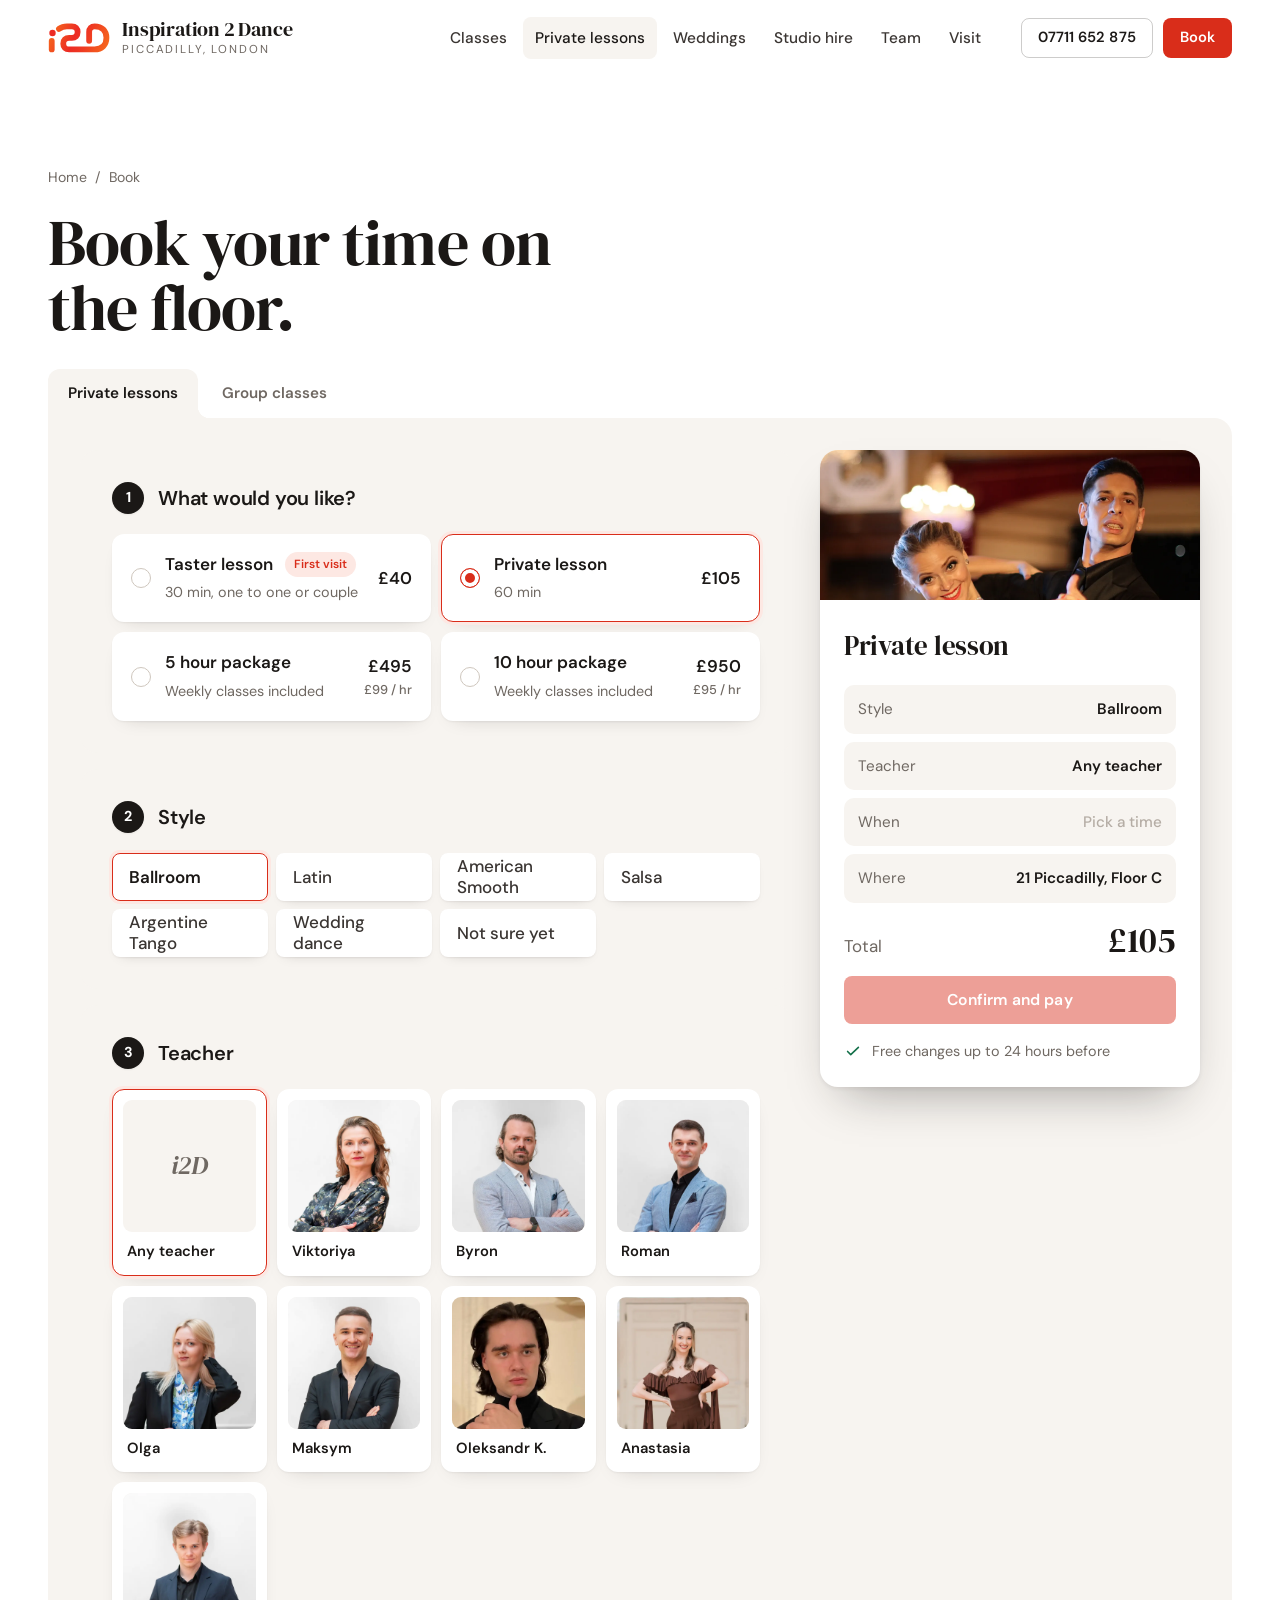
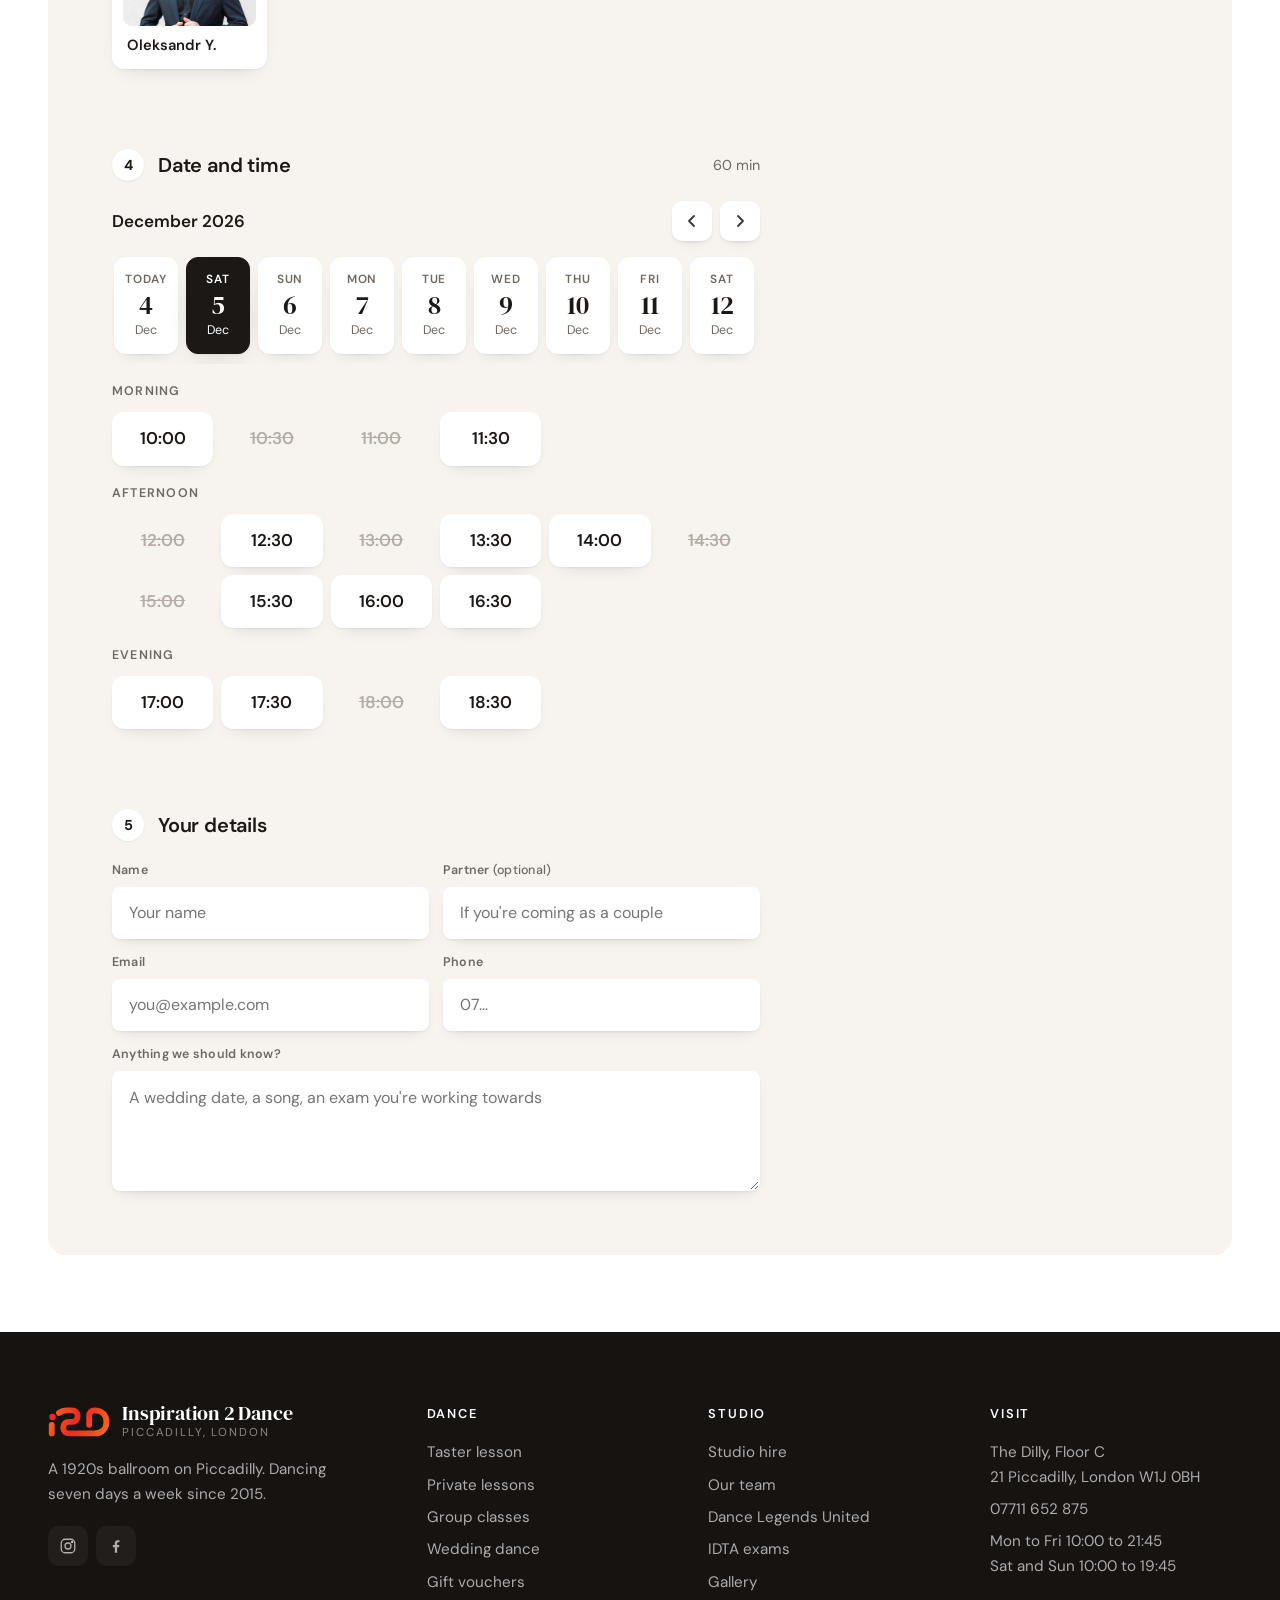
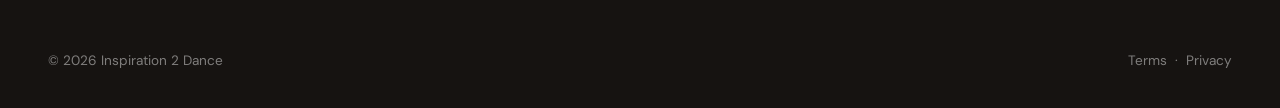
<file: book.html>
<!doctype html>
<html lang="en-GB">
<head>
<meta charset="utf-8">
<meta name="viewport" content="width=device-width, initial-scale=1">
<meta name="robots" content="noindex, nofollow">
<title>Book · Inspiration 2 Dance</title>
<link rel="preload" href="assets/fonts/bodoni-moda-latin-standard-normal.woff2" as="font" type="font/woff2" crossorigin>
<link rel="preload" href="assets/fonts/dm-sans-latin-standard-normal.woff2" as="font" type="font/woff2" crossorigin>
<link rel="stylesheet" href="assets/site.css">
<link rel="icon" href="assets/img/i2d-mark.svg" type="image/svg+xml">
</head>
<body data-page="book">
<div data-header></div>

<main>
  <div class="rail page-head" style="padding-bottom:28px">
    <nav class="crumbs" aria-label="Breadcrumb"><a href="index.html">Home</a><span>/</span><span>Book</span></nav>
    <h1 class="display" style="font-size:clamp(2.4rem,5vw,4rem)">Book your time on the floor.</h1>
  </div>

  <div class="rail">
    <div class="tabbar" role="tablist" data-tabs id="modeTabs">
      <button class="ctab" role="tab" aria-selected="true" aria-controls="lessonPane" data-value="lesson">Private lessons</button>
      <button class="ctab" role="tab" aria-selected="false" aria-controls="classPane" data-value="class">Group classes</button>
    </div>

    <!-- ============ PRIVATE LESSONS ============ -->
    <div id="lessonPane" class="panel">
      <div class="booker" id="lessonBooker">
        <form class="steps" id="lessonForm" novalidate>
          <section class="step" data-step="what">
            <div class="step-head"><span class="step-no">1</span><h2>What would you like?</h2></div>
            <div class="options cols-2">
              <label class="opt"><input type="radio" name="what" value="taster" data-price="40" data-mins="30" data-label="Taster lesson"><span class="card"><span class="dot"></span><span><span class="t">Taster lesson <span class="tag">First visit</span></span><br><span class="s">30 min, one to one or couple</span></span><span class="p">£40</span></span></label>
              <label class="opt"><input type="radio" name="what" value="single" data-price="105" data-mins="60" data-label="Private lesson" checked><span class="card"><span class="dot"></span><span><span class="t">Private lesson</span><br><span class="s">60 min</span></span><span class="p">£105</span></span></label>
              <label class="opt"><input type="radio" name="what" value="five" data-price="495" data-mins="60" data-label="5 hour package"><span class="card"><span class="dot"></span><span><span class="t">5 hour package</span><br><span class="s">Weekly classes included</span></span><span class="p">£495<small>£99 / hr</small></span></span></label>
              <label class="opt"><input type="radio" name="what" value="ten" data-price="950" data-mins="60" data-label="10 hour package"><span class="card"><span class="dot"></span><span><span class="t">10 hour package</span><br><span class="s">Weekly classes included</span></span><span class="p">£950<small>£95 / hr</small></span></span></label>
            </div>
          </section>

          <section class="step" data-step="style">
            <div class="step-head"><span class="step-no">2</span><h2>Style</h2></div>
            <div class="chips">
              <label class="chip"><input type="radio" name="style" value="Ballroom" checked><span>Ballroom</span></label>
              <label class="chip"><input type="radio" name="style" value="Latin"><span>Latin</span></label>
              <label class="chip"><input type="radio" name="style" value="American Smooth"><span>American Smooth</span></label>
              <label class="chip"><input type="radio" name="style" value="Salsa"><span>Salsa</span></label>
              <label class="chip"><input type="radio" name="style" value="Argentine Tango"><span>Argentine Tango</span></label>
              <label class="chip"><input type="radio" name="style" value="Wedding dance"><span>Wedding dance</span></label>
              <label class="chip"><input type="radio" name="style" value="Not sure yet"><span>Not sure yet</span></label>
            </div>
          </section>

          <section class="step" data-step="teacher">
            <div class="step-head"><span class="step-no">3</span><h2>Teacher</h2></div>
            <div class="teachers" id="teachers"></div>
          </section>

          <section class="step" data-step="when">
            <div class="step-head"><span class="step-no">4</span><h2>Date and time</h2><span class="hint" id="durHint">60 min</span></div>
            <div class="month-row">
              <b id="monthLabel"></b>
              <span style="display:flex;gap:8px">
                <button type="button" class="icon-btn" id="prevWeek" aria-label="Earlier dates"><svg viewBox="0 0 16 16" fill="none"><path d="M10 3 5 8l5 5" stroke="currentColor" stroke-width="1.8" stroke-linecap="round" stroke-linejoin="round"/></svg></button>
                <button type="button" class="icon-btn" id="nextWeek" aria-label="Later dates"><svg viewBox="0 0 16 16" fill="none"><path d="m6 3 5 5-5 5" stroke="currentColor" stroke-width="1.8" stroke-linecap="round" stroke-linejoin="round"/></svg></button>
              </span>
            </div>
            <div class="dates" id="dates"></div>
            <div id="times" style="margin-top:18px"></div>
          </section>

          <section class="step" data-step="you">
            <div class="step-head"><span class="step-no">5</span><h2>Your details</h2></div>
            <div class="form-grid">
              <div class="field"><label for="f-name">Name</label><input class="control" id="f-name" autocomplete="name" placeholder="Your name"></div>
              <div class="field"><label for="f-partner">Partner <span style="font-weight:500">(optional)</span></label><input class="control" id="f-partner" placeholder="If you're coming as a couple"></div>
              <div class="field"><label for="f-email">Email</label><input class="control" id="f-email" type="email" autocomplete="email" placeholder="you@example.com"></div>
              <div class="field"><label for="f-phone">Phone</label><input class="control" id="f-phone" type="tel" autocomplete="tel" placeholder="07…"></div>
              <div class="field full"><label for="f-notes">Anything we should know?</label><textarea class="control" id="f-notes" placeholder="A wedding date, a song, an exam you're working towards"></textarea></div>
            </div>
          </section>
        </form>

        <aside class="summary" aria-live="polite">
          <div class="ph"><img src="assets/img/gala-waltz.webp" alt="" width="1400" height="961"></div>
          <div class="inner">
            <h2 id="sumTitle">Private lesson</h2>
            <dl>
              <div><dt>Style</dt><dd id="sumStyle">Ballroom</dd></div>
              <div><dt>Teacher</dt><dd id="sumTeacher">Any teacher</dd></div>
              <div><dt>When</dt><dd id="sumWhen" class="empty">Pick a time</dd></div>
              <div><dt>Where</dt><dd>21 Piccadilly, Floor C</dd></div>
            </dl>
            <div class="total"><span>Total</span><b class="num" id="sumTotal">£105</b></div>
            <button class="btn btn-primary btn-block" id="confirmBtn" disabled>Confirm and pay</button>
            <div class="perks">
              <div><svg viewBox="0 0 20 20" fill="none"><path d="m4 10.5 3.5 3.5L16 6" stroke="currentColor" stroke-width="1.8" stroke-linecap="round" stroke-linejoin="round"/></svg>Free changes up to 24 hours before</div>
              <div id="perkPack" class="hidden"><svg viewBox="0 0 20 20" fill="none"><path d="m4 10.5 3.5 3.5L16 6" stroke="currentColor" stroke-width="1.8" stroke-linecap="round" stroke-linejoin="round"/></svg>Weekly group classes and solo practice included</div>
            </div>
          </div>
        </aside>
      </div>

      <div class="confirm hidden" id="lessonDone">
        <div class="tick"><svg viewBox="0 0 24 24" fill="none"><path d="m5 12.5 4.5 4.5L19 7.5" stroke="currentColor" stroke-width="2.2" stroke-linecap="round" stroke-linejoin="round"/></svg></div>
        <h2>You're booked in.</h2>
        <p id="doneLine"></p>
        <div class="actions">
          <a class="btn btn-primary" href="#">Add to calendar</a>
          <a class="btn btn-ghost" href="index.html#visit">How to find us</a>
        </div>
      </div>
    </div>

    <!-- ============ GROUP CLASSES ============ -->
    <div id="classPane" class="panel hidden">
      <div class="avail-head">
        <div class="seg" role="group" aria-label="Level" id="levelSeg">
          <button type="button" aria-pressed="true" data-level="all">All levels</button>
          <button type="button" aria-pressed="false" data-level="Beginner">Beginner</button>
          <button type="button" aria-pressed="false" data-level="Improver">Improver</button>
          <button type="button" aria-pressed="false" data-level="Kids">Kids</button>
        </div>
        <div class="legend"><span><i style="background:var(--ok)"></i>Spaces</span><span><i style="background:var(--flame-deep)"></i>Nearly full</span><span><i style="background:var(--full)"></i>Full</span></div>
      </div>
      <div class="dates" id="classDates"></div>
      <div class="week" id="classList" style="margin-top:14px"></div>
    </div>
  </div>
</main>

<div class="book-bar" id="bookBar">
  <div><span id="barWhat">Private lesson</span><b class="num" id="barTotal">£105</b></div>
  <button class="btn btn-primary" id="barBtn" disabled>Confirm</button>
</div>

<div data-footer></div>
<script src="assets/site.js"></script>
<script>
(function () {
  const $ = (s, r = document) => r.querySelector(s);
  const $$ = (s, r = document) => [...r.querySelectorAll(s)];
  const params = new URLSearchParams(location.search);

  // ---------- data (mock) ----------
  const teachers = [
    ["any", "Any teacher", null],
    ["viktoriya", "Viktoriya", "viktoriya-wilton"],
    ["byron", "Byron", "byron-rowe"],
    ["roman", "Roman", "roman-sukhomlyn"],
    ["olga", "Olga", "olga-gandembul"],
    ["maksym", "Maksym", "maksym-svyatobatko"],
    ["oleksandr-k", "Oleksandr K.", "oleksandr-kutniakov"],
    ["anastasia", "Anastasia", "anastasia-sheptitskaya"],
    ["oleksandr-y", "Oleksandr Y.", "oleksandr-yasynskyi"],
  ];
  const classes = [
    // [weekday 0=Sun..6, start, mins, name, level, teacher, cap]
    [1, "18:30", 60, "Ballroom foundations", "Beginner", "Byron", 16],
    [1, "19:30", 60, "Latin technique", "Improver", "Olga", 14],
    [2, "19:00", 60, "Salsa social", "Beginner", "Anastasia", 20],
    [2, "20:00", 60, "Argentine Tango", "Improver", "Roman", 14],
    [3, "18:30", 60, "Latin for beginners", "Beginner", "Maksym", 16],
    [3, "19:30", 75, "Smooth technique", "Improver", "Viktoriya", 12],
    [4, "19:00", 60, "Ballroom improvers", "Improver", "Oleksandr K.", 14],
    [4, "20:00", 60, "Bachata", "Beginner", "Anastasia", 20],
    [5, "18:30", 90, "Friday social dance", "Beginner", "The team", 40],
    [6, "10:30", 45, "Kids Ballroom & Latin", "Kids", "Oleksandr Y.", 12],
    [6, "12:00", 60, "Latin for beginners", "Beginner", "Olga", 16],
    [0, "11:00", 45, "Kids Latin", "Kids", "Maksym", 12],
    [0, "16:00", 60, "Ballroom foundations", "Beginner", "Roman", 16],
  ];
  const hash = (s) => { let h = 2166136261; for (const c of s) h = Math.imul(h ^ c.charCodeAt(0), 16777619); return (h >>> 0) / 4294967295; };
  const DAY = ["Sun", "Mon", "Tue", "Wed", "Thu", "Fri", "Sat"];
  const MON = ["January","February","March","April","May","June","July","August","September","October","November","December"];
  const today = new Date(); today.setHours(0, 0, 0, 0);
  const addDays = (d, n) => { const x = new Date(d); x.setDate(x.getDate() + n); return x; };
  const key = (d) => `${d.getFullYear()}-${String(d.getMonth() + 1).padStart(2, "0")}-${String(d.getDate()).padStart(2, "0")}`;
  const fmtLong = (d) => `${DAY[d.getDay()]} ${d.getDate()} ${MON[d.getMonth()].slice(0, 3)}`;

  // ---------- teachers ----------
  $("#teachers").innerHTML = teachers.map(([v, n, img], i) => `
    <label class="opt teacher"><input type="radio" name="teacher" value="${v}" data-label="${n}"${i === 0 ? " checked" : ""}>
      <span class="card"><span class="face${img ? "" : " any"}">${img ? `<img src="assets/img/team-${img}.webp" alt="" loading="lazy">` : "i2D"}</span><span class="t">${n}</span></span></label>`).join("");

  // ---------- dates ----------
  let offset = 0, selDate = new Date().getHours() >= ([0, 6].includes(today.getDay()) ? 17 : 19) ? addDays(today, 1) : today, selTime = null;
  function renderDates(target, name, onPick, current) {
    const days = [...Array(14)].map((_, i) => addDays(today, offset + i));
    target.innerHTML = days.map((d) => `
      <label class="opt date"><input type="radio" name="${name}" value="${key(d)}"${key(d) === key(current) ? " checked" : ""}>
        <span class="card"><span class="d">${i18nDay(d)}</span><span class="n">${d.getDate()}</span><span class="m">${MON[d.getMonth()].slice(0, 3)}</span></span></label>`).join("");
    $$("input", target).forEach((inp) => inp.addEventListener("change", () => onPick(new Date(inp.value + "T00:00:00"))));
    $("#monthLabel").textContent = `${MON[days[0].getMonth()]} ${days[0].getFullYear()}`;
  }
  const i18nDay = (d) => (key(d) === key(today) ? "Today" : DAY[d.getDay()]);

  // ---------- times ----------
  function renderTimes() {
    const teacher = $('input[name="teacher"]:checked').value;
    const mins = +$('input[name="what"]:checked').dataset.mins;
    const weekend = [0, 6].includes(selDate.getDay());
    const last = weekend ? 19 : 21;  // closes at :45
    const slots = [];
    const closeAt = (last * 60) + 45;
    for (let m = 10 * 60; m + mins <= closeAt; m += 30) slots.push(`${String(Math.floor(m / 60)).padStart(2, "0")}:${String(m % 60).padStart(2, "0")}`);
    const now = new Date();
    const past = (t) => key(selDate) === key(today) && (+t.slice(0, 2) * 60 + +t.slice(3)) < now.getHours() * 60 + now.getMinutes() + 120;
    const busy = (t) => past(t) || hash(key(selDate) + teacher + t) < (teacher === "any" ? 0.3 : 0.55);
    const groups = [["Morning", (t) => t < "12:00"], ["Afternoon", (t) => t >= "12:00" && t < "17:00"], ["Evening", (t) => t >= "17:00"]];
    $("#times").innerHTML = groups.map(([g, f]) => {
      const list = slots.filter(f);
      if (!list.length) return "";
      return `<div class="times-group"><p class="label">${g}</p><div class="times">${list.map((t) => `
        <label class="opt time"><input type="radio" name="time" value="${t}"${busy(t) ? " disabled" : ""}${t === selTime ? " checked" : ""}><span class="card">${t}</span></label>`).join("")}</div></div>`;
    }).join("");
    $$('#times input').forEach((i) => i.addEventListener("change", () => { selTime = i.value; update(); }));
    if (selTime && !$(`#times input[value="${selTime}"]:not(:disabled)`)) selTime = null;
  }

  // ---------- summary ----------
  function update() {
    const w = $('input[name="what"]:checked');
    const style = $('input[name="style"]:checked').value;
    const t = $('input[name="teacher"]:checked').dataset.label;
    $("#sumTitle").textContent = w.dataset.label;
    $("#sumStyle").textContent = style;
    $("#sumTeacher").textContent = t;
    $("#sumTotal").textContent = $("#barTotal").textContent = "£" + w.dataset.price;
    $("#barWhat").textContent = w.dataset.label + (selTime ? ` · ${fmtLong(selDate)}, ${selTime}` : "");
    $("#durHint").textContent = w.dataset.mins + " min";
    $("#perkPack").classList.toggle("hidden", !["five", "ten"].includes(w.value));
    const when = $("#sumWhen");
    if (selTime) { when.textContent = `${fmtLong(selDate)}, ${selTime}`; when.classList.remove("empty"); }
    else { when.textContent = "Pick a time"; when.classList.add("empty"); }
    $("#confirmBtn").disabled = $("#barBtn").disabled = !selTime;
    $$(".step").forEach((s) => {
      const k = s.dataset.step;
      const done = k === "when" ? !!selTime : k === "you" ? !!$("#f-name").value && !!$("#f-email").value : true;
      s.classList.toggle("done", done);
    });
  }

  const pickDate = (d) => { selDate = d; renderTimes(); update(); };
  const drawLessonDates = () => renderDates($("#dates"), "date", pickDate, selDate);
  $("#prevWeek").addEventListener("click", () => { offset = Math.max(0, offset - 7); drawLessonDates(); });
  $("#nextWeek").addEventListener("click", () => { offset = Math.min(42, offset + 7); drawLessonDates(); });
  $$('input[name="what"], input[name="teacher"]').forEach((i) => i.addEventListener("change", () => { renderTimes(); update(); }));
  $$('input[name="style"], #f-name, #f-email').forEach((i) => i.addEventListener("input", update));
  $$('input[name="style"]').forEach((i) => i.addEventListener("change", update));

  const confirm = () => {
    $("#lessonBooker").classList.add("hidden");
    $("#bookBar").classList.add("hidden");
    $("#lessonDone").classList.remove("hidden");
    const w = $('input[name="what"]:checked').dataset.label;
    const t = $('input[name="teacher"]:checked').dataset.label;
    $("#doneLine").textContent = `${w}, ${$('input[name="style"]:checked').value}, with ${t === "Any teacher" ? "one of our teachers" : t}. ${fmtLong(selDate)} at ${selTime}. A confirmation is on its way to your inbox.`;
    window.scrollTo({ top: 0, behavior: "smooth" });
  };
  $("#confirmBtn").addEventListener("click", confirm);
  $("#barBtn").addEventListener("click", confirm);

  // ---------- group classes ----------
  let classDate = today, level = "all";
  function renderClasses() {
    const list = classes.filter((c) => c[0] === classDate.getDay() && (level === "all" || c[4] === level));
    $("#classList").innerHTML = list.length ? list.map(([, start, mins, name, lvl, who, cap]) => {
      const taken = Math.round(hash(key(classDate) + name) * cap * 1.15);
      const left = Math.max(0, cap - taken);
      const [cls, txt] = left === 0 ? ["full", "Full"] : left <= 3 ? ["low", `${left} left`] : ["ok", `${left} spaces`];
      const [h, m] = start.split(":").map(Number);
      const end = new Date(0, 0, 0, h, m + mins);
      return `<div class="class-row">
        <div class="when"><b>${start}</b><span>${mins} min</span></div>
        <div class="what"><b>${name}</b><span>${lvl} · ${who} · until ${String(end.getHours()).padStart(2, "0")}:${String(end.getMinutes()).padStart(2, "0")}</span></div>
        <span class="avail ${cls}">${txt}</span>
        ${left === 0 ? '<button class="btn btn-ghost btn-sm">Join waitlist</button>' : '<button class="btn btn-primary btn-sm" data-book>Book</button>'}
      </div>`;
    }).join("") : `<div class="class-row" style="grid-template-columns:1fr"><span style="color:var(--muted)">No classes this day. Private lessons are still available.</span></div>`;
    $$("[data-book]").forEach((b) => b.addEventListener("click", () => { b.textContent = "Booked"; b.disabled = true; b.classList.replace("btn-primary", "btn-ghost"); }));
  }
  const drawClassDates = () => renderDates($("#classDates"), "cdate", (d) => { classDate = d; renderClasses(); }, classDate);
  $$("#levelSeg button").forEach((b) => b.addEventListener("click", () => {
    $$("#levelSeg button").forEach((x) => x.setAttribute("aria-pressed", x === b));
    level = b.dataset.level; renderClasses();
  }));
  $("#modeTabs").addEventListener("tabchange", (e) => {
    $("#bookBar").classList.toggle("hidden", e.detail === "class");
    if (e.detail === "class") { drawClassDates(); renderClasses(); } else drawLessonDates();
  });

  // ---------- init from URL ----------
  const type = params.get("type");
  if (["taster", "single", "five", "ten"].includes(type)) $(`input[name="what"][value="${type}"]`).checked = true;
  if (params.get("style") === "wedding") $('input[name="style"][value="Wedding dance"]').checked = true;
  else if (params.get("style")) { const s = $(`input[name="style"][value="${CSS.escape(params.get("style"))}"]`); if (s) s.checked = true; }
  drawLessonDates(); renderTimes(); update();
  if (type === "class") $('#modeTabs [data-value="class"]').click();
})();
</script>
</body>
</html>
</file>
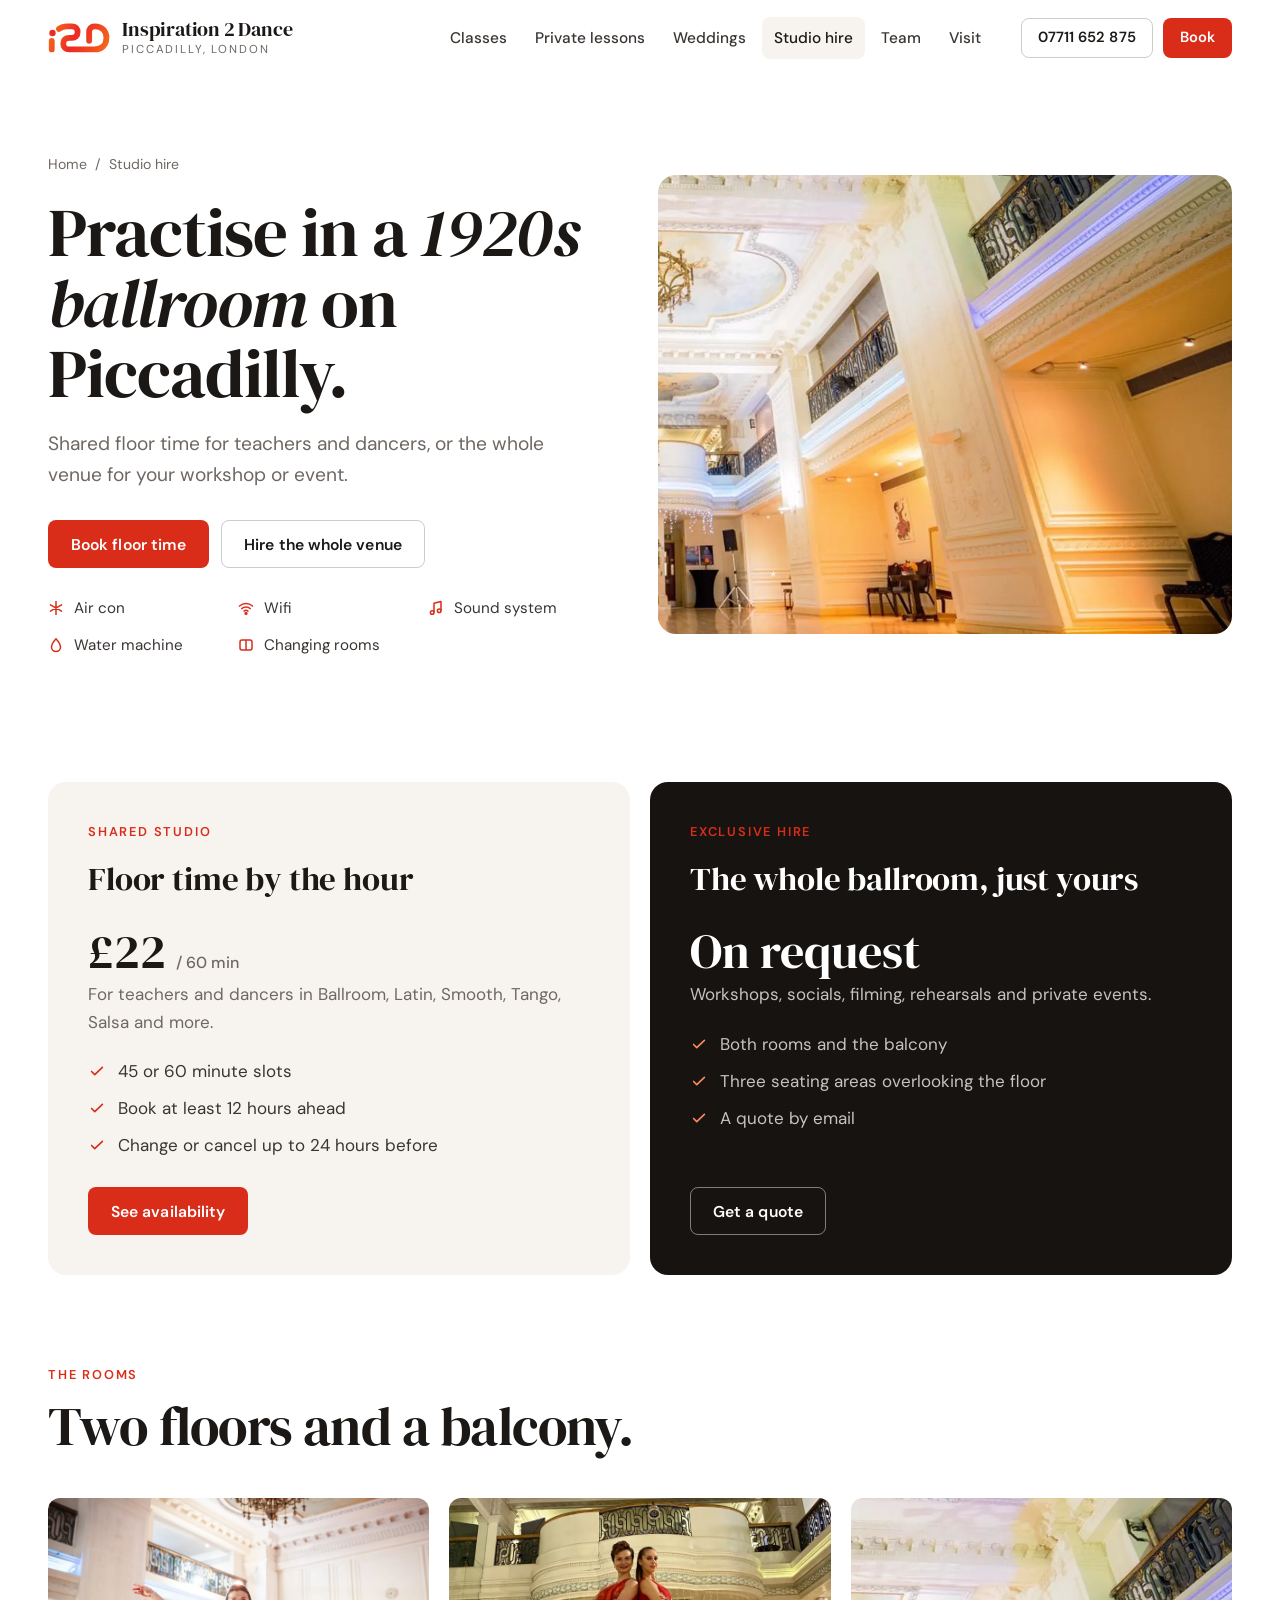
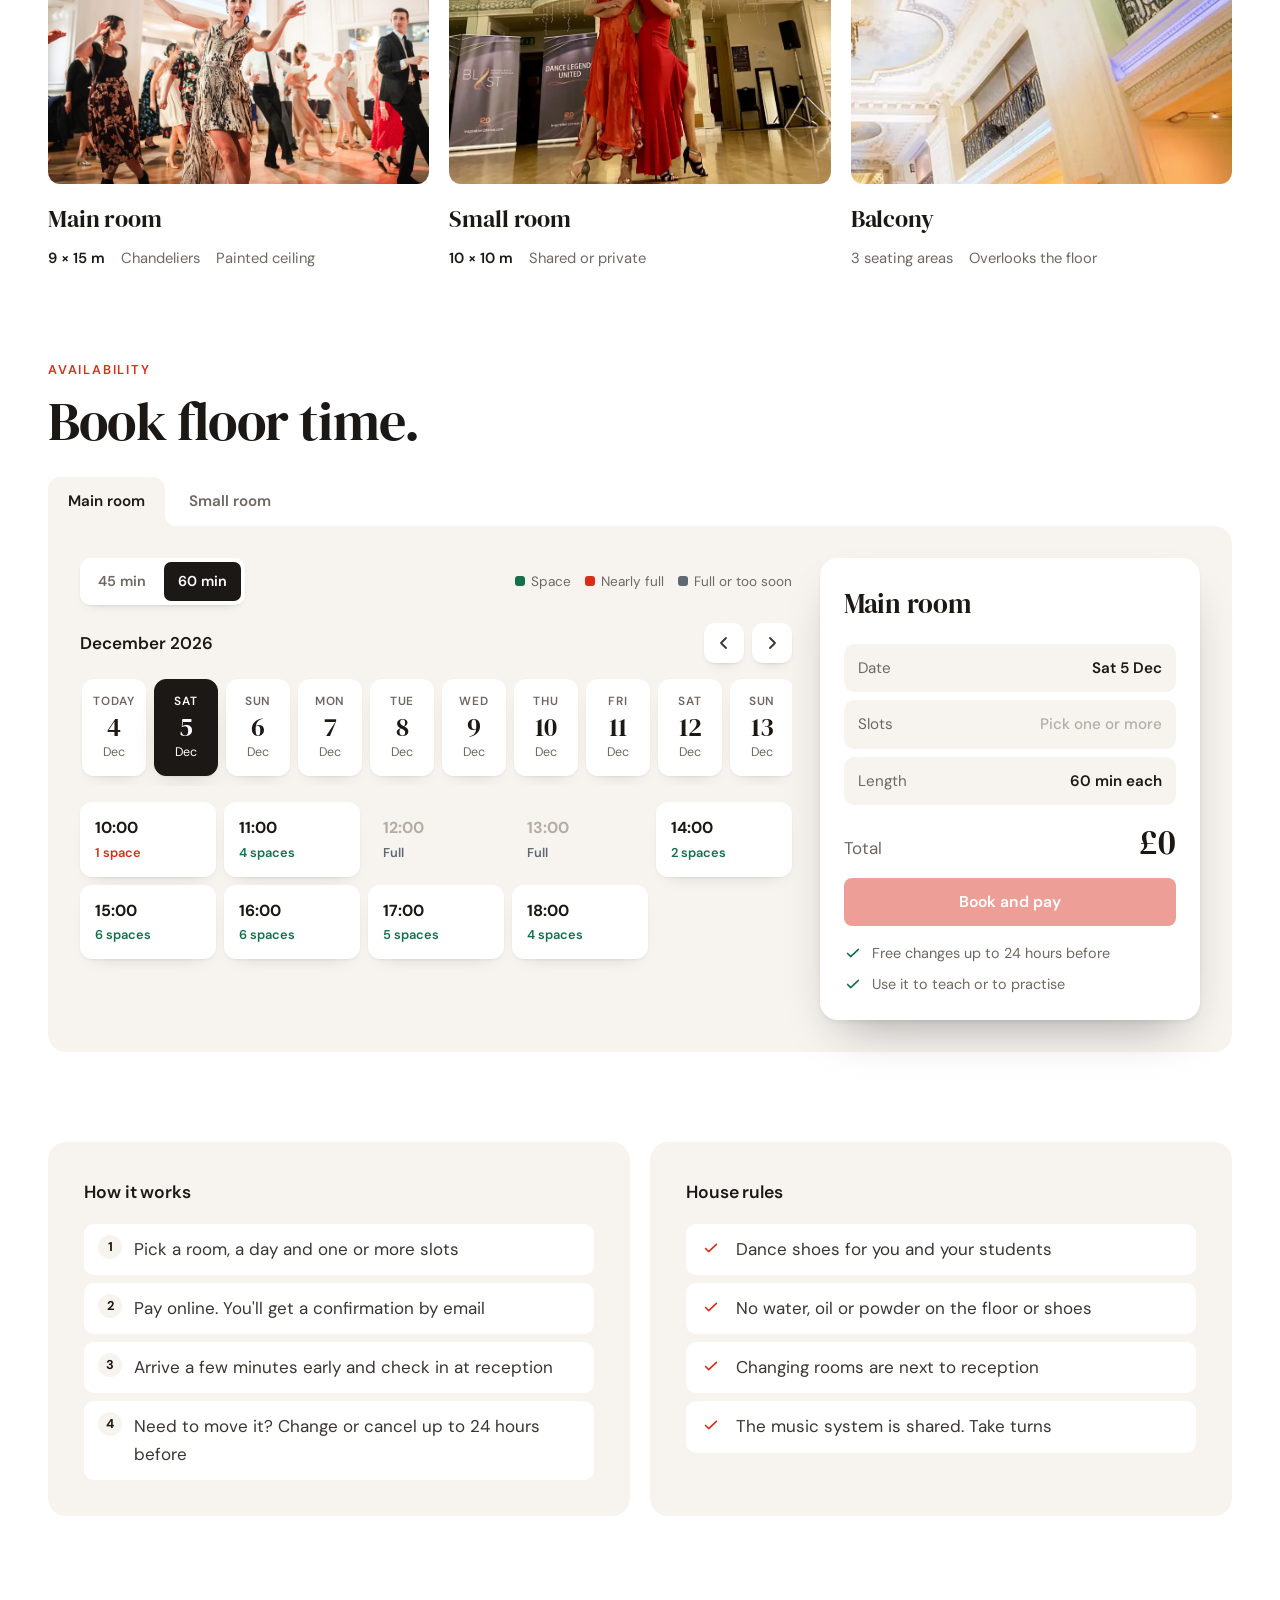
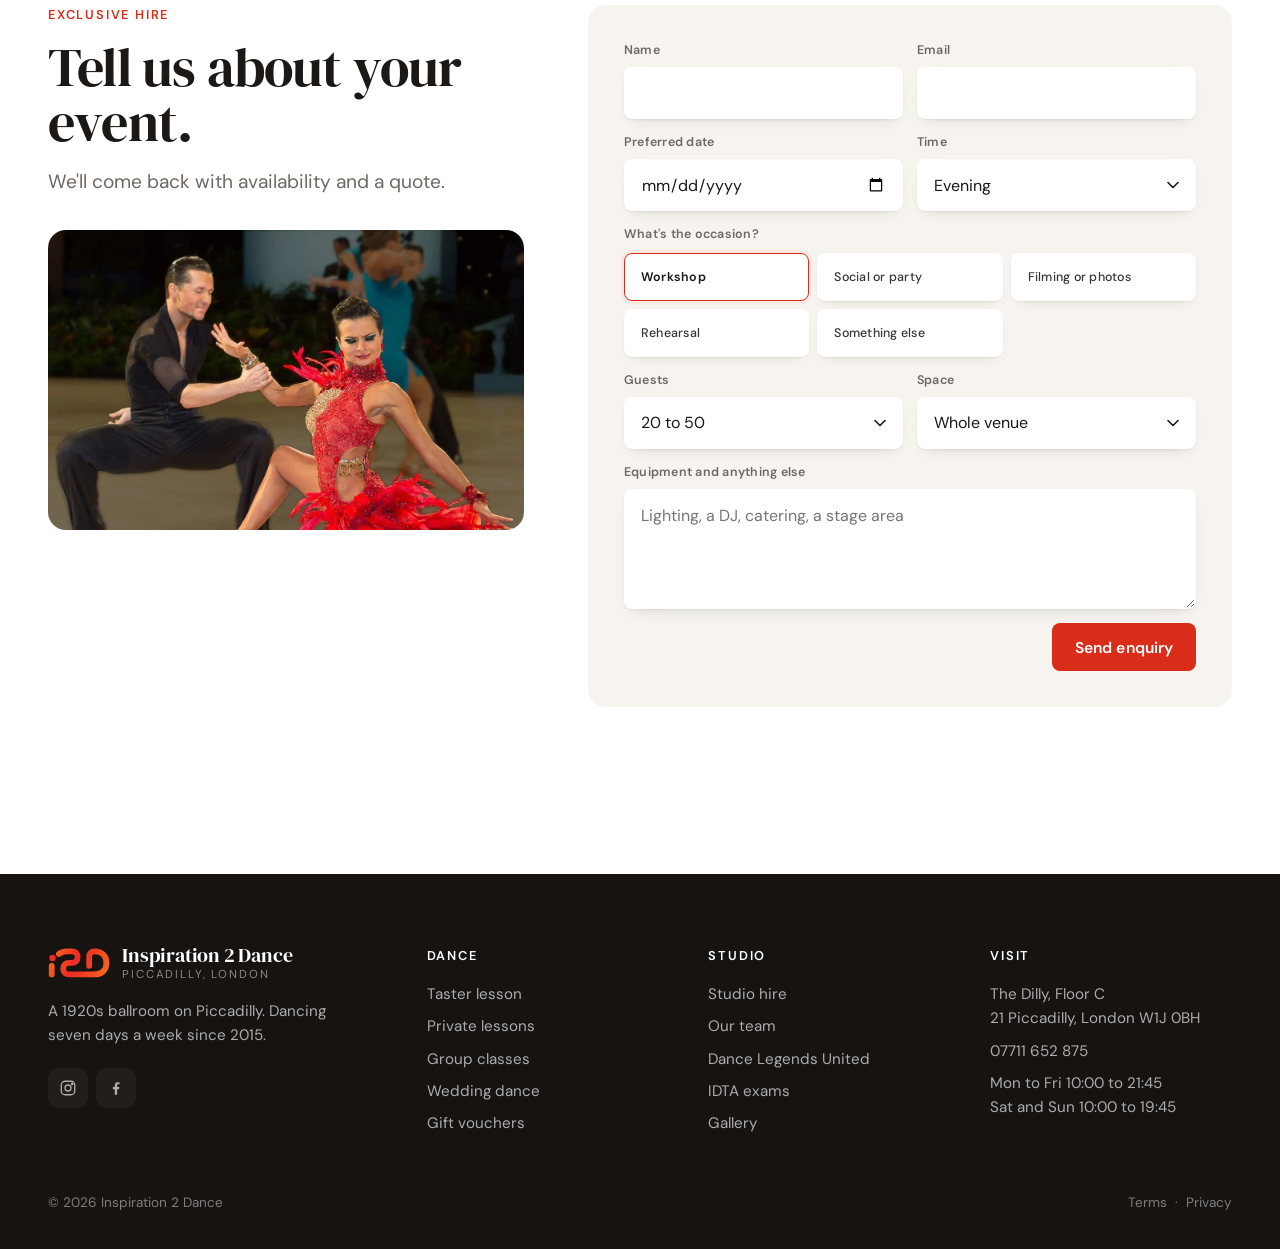
<file: studio-hire.html>
<!doctype html>
<html lang="en-GB">
<head>
<meta charset="utf-8">
<meta name="viewport" content="width=device-width, initial-scale=1">
<meta name="robots" content="noindex, nofollow">
<title>Studio hire · Inspiration 2 Dance</title>
<link rel="preload" href="assets/fonts/bodoni-moda-latin-standard-normal.woff2" as="font" type="font/woff2" crossorigin>
<link rel="preload" href="assets/fonts/dm-sans-latin-standard-normal.woff2" as="font" type="font/woff2" crossorigin>
<link rel="stylesheet" href="assets/site.css">
<link rel="icon" href="assets/img/i2d-mark.svg" type="image/svg+xml">
</head>
<body data-page="hire">
<div data-header></div>

<main>
  <div class="rail hire-hero">
    <div>
      <nav class="crumbs" aria-label="Breadcrumb"><a href="index.html">Home</a><span>/</span><span>Studio hire</span></nav>
      <h1 class="display" style="font-size:clamp(2.6rem,5.4vw,4.6rem)">Practise in a <em>1920s ballroom</em> on Piccadilly.</h1>
      <p class="lede" style="margin-top:20px">Shared floor time for teachers and dancers, or the whole venue for your workshop or event.</p>
      <div class="actions">
        <a class="btn btn-primary" href="#availability">Book floor time</a>
        <a class="btn btn-ghost" href="#exclusive">Hire the whole venue</a>
      </div>
      <div class="amenities">
        <span><svg viewBox="0 0 16 16" fill="none" stroke="currentColor" stroke-width="1.5"><path d="M8 1.5v13M2.4 4.8l11.2 6.4M2.4 11.2l11.2-6.4" stroke-linecap="round"/></svg>Air con</span>
        <span><svg viewBox="0 0 16 16" fill="none" stroke="currentColor" stroke-width="1.5"><path d="M1.5 6a9.5 9.5 0 0 1 13 0M3.8 8.6a6.2 6.2 0 0 1 8.4 0M6 11.1a3 3 0 0 1 4 0" stroke-linecap="round"/><circle cx="8" cy="13.4" r=".9" fill="currentColor"/></svg>Wifi</span>
        <span><svg viewBox="0 0 16 16" fill="none" stroke="currentColor" stroke-width="1.5"><path d="M6 12.5V3.2l7-1.7v9.3" stroke-linejoin="round"/><circle cx="4.2" cy="12.5" r="1.8"/><circle cx="11.2" cy="10.8" r="1.8"/></svg>Sound system</span>
        <span><svg viewBox="0 0 16 16" fill="none" stroke="currentColor" stroke-width="1.5"><path d="M8 1.8C8 1.8 3.5 7 3.5 10a4.5 4.5 0 0 0 9 0C12.5 7 8 1.8 8 1.8z" stroke-linejoin="round"/></svg>Water machine</span>
        <span><svg viewBox="0 0 16 16" fill="none" stroke="currentColor" stroke-width="1.5"><rect x="2" y="3" width="12" height="10" rx="2"/><path d="M8 3v10" /></svg>Changing rooms</span>
      </div>
    </div>
    <div class="ph"><img src="assets/img/ballroom-floor.webp" alt="The main ballroom with its balcony and chandeliers" width="1100" height="1061" fetchpriority="high"></div>
  </div>

  <section class="section tight" style="padding-top:clamp(24px,4vw,48px)">
    <div class="rail modes">
      <article class="mode">
        <p class="kicker">Shared studio</p>
        <h3 style="margin-top:10px">Floor time by the hour</h3>
        <p class="price-big num">£22 <small>/ 60 min</small></p>
        <p style="color:var(--muted)">For teachers and dancers in Ballroom, Latin, Smooth, Tango, Salsa and more.</p>
        <ul>
          <li><svg viewBox="0 0 20 20" fill="none"><path d="m4 10.5 3.5 3.5L16 6" stroke="currentColor" stroke-width="1.8" stroke-linecap="round" stroke-linejoin="round"/></svg>45 or 60 minute slots</li>
          <li><svg viewBox="0 0 20 20" fill="none"><path d="m4 10.5 3.5 3.5L16 6" stroke="currentColor" stroke-width="1.8" stroke-linecap="round" stroke-linejoin="round"/></svg>Book at least 12 hours ahead</li>
          <li><svg viewBox="0 0 20 20" fill="none"><path d="m4 10.5 3.5 3.5L16 6" stroke="currentColor" stroke-width="1.8" stroke-linecap="round" stroke-linejoin="round"/></svg>Change or cancel up to 24 hours before</li>
        </ul>
        <a class="btn btn-primary" href="#availability">See availability</a>
      </article>
      <article class="mode dark on-dark" id="exclusive-card">
        <p class="kicker">Exclusive hire</p>
        <h3 style="margin-top:10px">The whole ballroom, just yours</h3>
        <p class="price-big">On request</p>
        <p>Workshops, socials, filming, rehearsals and private events.</p>
        <ul>
          <li><svg viewBox="0 0 20 20" fill="none"><path d="m4 10.5 3.5 3.5L16 6" stroke="currentColor" stroke-width="1.8" stroke-linecap="round" stroke-linejoin="round"/></svg>Both rooms and the balcony</li>
          <li><svg viewBox="0 0 20 20" fill="none"><path d="m4 10.5 3.5 3.5L16 6" stroke="currentColor" stroke-width="1.8" stroke-linecap="round" stroke-linejoin="round"/></svg>Three seating areas overlooking the floor</li>
          <li><svg viewBox="0 0 20 20" fill="none"><path d="m4 10.5 3.5 3.5L16 6" stroke="currentColor" stroke-width="1.8" stroke-linecap="round" stroke-linejoin="round"/></svg>A quote by email</li>
        </ul>
        <a class="btn btn-ghost" href="#exclusive">Get a quote</a>
      </article>
    </div>
  </section>

  <section class="section tight" style="padding-top:0">
    <div class="rail">
      <p class="kicker">The rooms</p>
      <h2 class="display" style="margin-top:14px">Two floors and a balcony.</h2>
      <div class="rooms">
        <article class="room">
          <div class="ph"><img src="assets/img/social-night.webp" alt="The main room during a social" width="2000" height="1353" loading="lazy"></div>
          <h3>Main room</h3>
          <div class="meta"><span class="pill num">9 × 15 m</span><span class="pill">Chandeliers</span><span class="pill">Painted ceiling</span></div>
        </article>
        <article class="room">
          <div class="ph"><img src="assets/img/red-dresses.webp" alt="The small room" width="845" height="684" loading="lazy"></div>
          <h3>Small room</h3>
          <div class="meta"><span class="pill num">10 × 10 m</span><span class="pill">Shared or private</span></div>
        </article>
        <article class="room">
          <div class="ph"><img src="assets/img/ballroom-ceiling.webp" alt="The balcony overlooking the main room" width="2000" height="488" loading="lazy" style="object-position:85% 50%"></div>
          <h3>Balcony</h3>
          <div class="meta"><span class="pill">3 seating areas</span><span class="pill">Overlooks the floor</span></div>
        </article>
      </div>
    </div>
  </section>

  <section class="section tight" id="availability" style="padding-top:0">
    <div class="rail">
      <div class="team-head" style="margin-bottom:28px">
        <div>
          <p class="kicker">Availability</p>
          <h2 class="display" style="margin-top:14px">Book floor time.</h2>
        </div>
      </div>

      <div class="tabbar" role="tablist" data-tabs id="roomTabs">
        <button class="ctab" role="tab" aria-selected="true" data-value="main">Main room</button>
        <button class="ctab" role="tab" aria-selected="false" data-value="small">Small room</button>
      </div>
      <div class="panel">
        <div class="booker">
          <div>
            <div class="avail-head">
              <div class="seg" role="group" aria-label="Slot length" id="lenSeg">
                <button type="button" aria-pressed="false" data-len="45">45 min</button>
                <button type="button" aria-pressed="true" data-len="60">60 min</button>
              </div>
              <div class="legend"><span><i style="background:var(--ok)"></i>Space</span><span><i style="background:var(--flame-deep)"></i>Nearly full</span><span><i style="background:var(--full)"></i>Full or too soon</span></div>
            </div>
            <div class="month-row">
              <b id="monthLabel"></b>
              <span style="display:flex;gap:8px">
                <button type="button" class="icon-btn" id="prevWeek" aria-label="Earlier dates"><svg viewBox="0 0 16 16" fill="none"><path d="M10 3 5 8l5 5" stroke="currentColor" stroke-width="1.8" stroke-linecap="round" stroke-linejoin="round"/></svg></button>
                <button type="button" class="icon-btn" id="nextWeek" aria-label="Later dates"><svg viewBox="0 0 16 16" fill="none"><path d="m6 3 5 5-5 5" stroke="currentColor" stroke-width="1.8" stroke-linecap="round" stroke-linejoin="round"/></svg></button>
              </span>
            </div>
            <div class="dates" id="dates"></div>
            <div class="slots" id="slots" style="margin-top:16px"></div>
          </div>

          <aside class="summary" aria-live="polite">
            <div class="inner">
              <h2 id="sumRoom">Main room</h2>
              <dl>
                <div><dt>Date</dt><dd id="sumDate">Today</dd></div>
                <div><dt>Slots</dt><dd id="sumSlots" class="empty">Pick one or more</dd></div>
                <div><dt>Length</dt><dd id="sumLen">60 min each</dd></div>
              </dl>
              <div class="total"><span>Total</span><b class="num" id="sumTotal">£0</b></div>
              <button class="btn btn-primary btn-block" id="hireBtn" disabled>Book and pay</button>
              <div class="perks">
                <div><svg viewBox="0 0 20 20" fill="none"><path d="m4 10.5 3.5 3.5L16 6" stroke="currentColor" stroke-width="1.8" stroke-linecap="round" stroke-linejoin="round"/></svg>Free changes up to 24 hours before</div>
                <div><svg viewBox="0 0 20 20" fill="none"><path d="m4 10.5 3.5 3.5L16 6" stroke="currentColor" stroke-width="1.8" stroke-linecap="round" stroke-linejoin="round"/></svg>Use it to teach or to practise</div>
              </div>
            </div>
          </aside>
        </div>
        <div class="confirm hidden" id="hireDone" style="background:#fff">
          <div class="tick"><svg viewBox="0 0 24 24" fill="none"><path d="m5 12.5 4.5 4.5L19 7.5" stroke="currentColor" stroke-width="2.2" stroke-linecap="round" stroke-linejoin="round"/></svg></div>
          <h2>The floor is yours.</h2>
          <p id="hireLine"></p>
          <div class="actions"><a class="btn btn-primary" href="#">Add to calendar</a><a class="btn btn-ghost" href="studio-hire.html#availability">Book another slot</a></div>
        </div>
      </div>
    </div>
  </section>

  <section class="section tight" style="padding-top:0">
    <div class="rail rules">
      <div class="rule-card">
        <h3>How it works</h3>
        <ol>
          <li>Pick a room, a day and one or more slots</li>
          <li>Pay online. You'll get a confirmation by email</li>
          <li>Arrive a few minutes early and check in at reception</li>
          <li>Need to move it? Change or cancel up to 24 hours before</li>
        </ol>
      </div>
      <div class="rule-card">
        <h3>House rules</h3>
        <ul>
          <li><svg viewBox="0 0 20 20" fill="none"><path d="m4 10.5 3.5 3.5L16 6" stroke="currentColor" stroke-width="1.8" stroke-linecap="round" stroke-linejoin="round"/></svg>Dance shoes for you and your students</li>
          <li><svg viewBox="0 0 20 20" fill="none"><path d="m4 10.5 3.5 3.5L16 6" stroke="currentColor" stroke-width="1.8" stroke-linecap="round" stroke-linejoin="round"/></svg>No water, oil or powder on the floor or shoes</li>
          <li><svg viewBox="0 0 20 20" fill="none"><path d="m4 10.5 3.5 3.5L16 6" stroke="currentColor" stroke-width="1.8" stroke-linecap="round" stroke-linejoin="round"/></svg>Changing rooms are next to reception</li>
          <li><svg viewBox="0 0 20 20" fill="none"><path d="m4 10.5 3.5 3.5L16 6" stroke="currentColor" stroke-width="1.8" stroke-linecap="round" stroke-linejoin="round"/></svg>The music system is shared. Take turns</li>
        </ul>
      </div>
    </div>
  </section>

  <section class="section tight" id="exclusive" style="padding-top:0">
    <div class="rail enquiry">
      <div>
        <p class="kicker">Exclusive hire</p>
        <h2 class="display" style="margin-top:14px">Tell us about your event.</h2>
        <p class="lede" style="margin-top:18px">We'll come back with availability and a quote.</p>
        <div class="visit-photo" style="margin-top:32px;min-height:300px"><img src="assets/img/competition-latin.webp" alt="Latin couple performing" width="1189" height="1230" loading="lazy" style="object-position:50% 40%"></div>
      </div>
      <form class="form" id="enqForm" novalidate>
        <div class="form-grid">
          <div class="field"><label for="e-name">Name</label><input class="control" id="e-name" autocomplete="name"></div>
          <div class="field"><label for="e-email">Email</label><input class="control" id="e-email" type="email" autocomplete="email"></div>
          <div class="field"><label for="e-date">Preferred date</label><input class="control" id="e-date" type="date"></div>
          <div class="field"><label for="e-time">Time</label><select class="control" id="e-time"><option>Morning</option><option>Afternoon</option><option selected>Evening</option><option>All day</option></select></div>
          <div class="field full"><span class="label">What's the occasion?</span>
            <div class="chips" style="margin-top:2px">
              <label class="chip"><input type="radio" name="kind" checked><span>Workshop</span></label>
              <label class="chip"><input type="radio" name="kind"><span>Social or party</span></label>
              <label class="chip"><input type="radio" name="kind"><span>Filming or photos</span></label>
              <label class="chip"><input type="radio" name="kind"><span>Rehearsal</span></label>
              <label class="chip"><input type="radio" name="kind"><span>Something else</span></label>
            </div>
          </div>
          <div class="field"><label for="e-guests">Guests</label><select class="control" id="e-guests"><option>Up to 20</option><option selected>20 to 50</option><option>50 to 100</option><option>100+</option></select></div>
          <div class="field"><label for="e-room">Space</label><select class="control" id="e-room"><option>Whole venue</option><option>Main room</option><option>Small room</option></select></div>
          <div class="field full"><label for="e-notes">Equipment and anything else</label><textarea class="control" id="e-notes" placeholder="Lighting, a DJ, catering, a stage area"></textarea></div>
          <div class="full" style="display:flex;justify-content:flex-end"><button class="btn btn-primary" type="submit">Send enquiry</button></div>
        </div>
      </form>
    </div>
  </section>
</main>

<div data-footer></div>
<script src="assets/site.js"></script>
<script>
(function () {
  const $ = (s, r = document) => r.querySelector(s);
  const $$ = (s, r = document) => [...r.querySelectorAll(s)];
  const hash = (s) => { let h = 2166136261; for (const c of s) h = Math.imul(h ^ c.charCodeAt(0), 16777619); return (h >>> 0) / 4294967295; };
  const DAY = ["Sun", "Mon", "Tue", "Wed", "Thu", "Fri", "Sat"];
  const MON = ["January","February","March","April","May","June","July","August","September","October","November","December"];
  const now = new Date();
  const today = new Date(now); today.setHours(0, 0, 0, 0);
  const addDays = (d, n) => { const x = new Date(d); x.setDate(x.getDate() + n); return x; };
  const key = (d) => `${d.getFullYear()}-${String(d.getMonth() + 1).padStart(2, "0")}-${String(d.getDate()).padStart(2, "0")}`;
  const fmt = (d) => `${DAY[d.getDay()]} ${d.getDate()} ${MON[d.getMonth()].slice(0, 3)}`;
  const CAP = { main: 6, small: 4 };       // couples sharing the floor
  const FEE_HOUR = 22;

  let room = "main", len = 60, offset = 0, date = today, picked = new Set();

  function drawDates() {
    const days = [...Array(14)].map((_, i) => addDays(today, offset + i));
    $("#dates").innerHTML = days.map((d) => `
      <label class="opt date"><input type="radio" name="d" value="${key(d)}"${key(d) === key(date) ? " checked" : ""}>
        <span class="card"><span class="d">${key(d) === key(today) ? "Today" : DAY[d.getDay()]}</span><span class="n">${d.getDate()}</span><span class="m">${MON[d.getMonth()].slice(0, 3)}</span></span></label>`).join("");
    $$("#dates input").forEach((i) => i.addEventListener("change", () => { date = new Date(i.value + "T00:00:00"); picked.clear(); drawSlots(); sum(); }));
    $("#monthLabel").textContent = `${MON[days[0].getMonth()]} ${days[0].getFullYear()}`;
  }

  function drawSlots() {
    const weekend = [0, 6].includes(date.getDay());
    const close = (weekend ? 19 : 21) * 60 + 45;
    const out = [];
    for (let m = 10 * 60; m + len <= close; m += len) out.push(m);
    const hhmm = (m) => `${String(Math.floor(m / 60)).padStart(2, "0")}:${String(m % 60).padStart(2, "0")}`;
    $("#slots").innerHTML = out.map((m) => {
      const t = hhmm(m);
      const start = new Date(date); start.setMinutes(m);
      const tooSoon = start - now < 12 * 3600e3;
      const used = Math.floor(hash(room + key(date) + t) * (CAP[room] + 2));
      const left = Math.max(0, CAP[room] - used);
      const [cls, txt] = tooSoon ? ["", "Too soon"] : left === 0 ? ["", "Full"] : left === 1 ? ["low", "1 space"] : ["ok", `${left} spaces`];
      const off = tooSoon || left === 0;
      return `<label class="opt slot"><input type="checkbox" value="${t}"${off ? " disabled" : ""}${picked.has(t) ? " checked" : ""}>
        <span class="card"><b>${t}</b><span class="${cls}">${txt}</span></span></label>`;
    }).join("");
    $$("#slots input").forEach((i) => i.addEventListener("change", () => { i.checked ? picked.add(i.value) : picked.delete(i.value); sum(); }));
  }

  function sum() {
    $("#sumRoom").textContent = room === "main" ? "Main room" : "Small room";
    $("#sumDate").textContent = key(date) === key(today) ? "Today" : fmt(date);
    $("#sumLen").textContent = `${len} min each`;
    const s = [...picked].sort();
    const el = $("#sumSlots");
    el.textContent = s.length ? s.join(", ") : "Pick one or more";
    el.classList.toggle("empty", !s.length);
    const total = s.length * FEE_HOUR * len / 60;
    $("#sumTotal").textContent = "£" + (Number.isInteger(total) ? total : total.toFixed(2));
    $("#hireBtn").disabled = !s.length;
  }

  $("#roomTabs").addEventListener("tabchange", (e) => { room = e.detail; picked.clear(); drawSlots(); sum(); });
  $$("#lenSeg button").forEach((b) => b.addEventListener("click", () => {
    $$("#lenSeg button").forEach((x) => x.setAttribute("aria-pressed", x === b));
    len = +b.dataset.len; picked.clear(); drawSlots(); sum();
  }));
  $("#prevWeek").addEventListener("click", () => { offset = Math.max(0, offset - 7); drawDates(); });
  $("#nextWeek").addEventListener("click", () => { offset = Math.min(42, offset + 7); drawDates(); });
  $("#hireBtn").addEventListener("click", () => {
    $("#availability .booker").classList.add("hidden");
    $("#hireDone").classList.remove("hidden");
    $("#hireLine").textContent = `${$("#sumRoom").textContent}, ${fmt(date)}, ${[...picked].sort().join(", ")}. A confirmation is on its way to your inbox.`;
  });
  $("#enqForm").addEventListener("submit", (e) => {
    e.preventDefault();
    const b = e.target.querySelector("button[type=submit]");
    b.textContent = "Sent. We'll be in touch"; b.disabled = true;
  });

  // Start on tomorrow so the 12 hour rule doesn't grey out the whole day.
  date = addDays(today, 1);
  drawDates(); drawSlots(); sum();
})();
</script>
</body>
</html>
</file>
<file: assets/site.css>
/* Inspiration 2 Dance — redesign mockup */

@font-face {
  font-family: "DM Serif Display";
  src: url("fonts/dm-serif-display-normal.woff2") format("woff2");
  font-weight: 100 900;
  font-style: normal;
  font-display: swap;
}
@font-face {
  font-family: "DM Serif Display";
  src: url("fonts/dm-serif-display-italic.woff2") format("woff2");
  font-weight: 100 900;
  font-style: italic;
  font-display: swap;
}
@font-face {
  font-family: "DM Sans";
  src: url("fonts/dm-sans-latin-standard-normal.woff2") format("woff2-variations");
  font-weight: 100 1000;
  font-style: normal;
  font-display: swap;
}
@font-face {
  font-family: "DM Sans";
  src: url("fonts/dm-sans-latin-standard-italic.woff2") format("woff2-variations");
  font-weight: 100 1000;
  font-style: italic;
  font-display: swap;
}

:root {
  /* Brand: the i2D mark runs orange into red. One accent family, used sparingly. */
  --flame: #f0401f;
  --flame-deep: #d92d1a;      /* text + buttons on light, AA on white */
  --flame-press: #b5200f;
  --flame-soft: #fde8e3;

  --ink: #1b1816;             /* warm charcoal */
  --ink-2: #3a3532;
  --muted: #6f6862;
  --line: #ebe5de;
  --paper: #ffffff;
  --paper-2: #f7f4f0;         /* warm off-white, the ballroom plaster */
  --night: #161311;           /* dark bands */
  --night-2: #221e1b;

  --ok: #14704a;  --ok-soft: #e4f4ec;
  --full: #5f6873; --full-soft: #eceff1;

  --serif: "DM Serif Display", Georgia, serif;
  --sans: "DM Sans", system-ui, -apple-system, "Segoe UI", sans-serif;

  --r-sm: 8px;
  --r-md: 12px;
  --r-lg: 18px;
  --shadow: 0 1px 2px rgba(27, 24, 22, .05), 0 14px 34px -18px rgba(27, 24, 22, .30);
  --shadow-lift: 0 2px 4px rgba(27, 24, 22, .06), 0 24px 48px -22px rgba(27, 24, 22, .40);

  --rail: 1240px;
  --gutter: clamp(20px, 4vw, 48px);
}

*, *::before, *::after { box-sizing: border-box; }
html { -webkit-text-size-adjust: 100%; scroll-behavior: smooth; }
body {
  margin: 0;
  font-family: var(--sans);
  font-size: 1.0625rem;
  line-height: 1.6;
  color: var(--ink-2);
  background: var(--paper);
  -webkit-font-smoothing: antialiased;
  text-rendering: optimizeLegibility;
}
img { display: block; max-width: 100%; height: auto; }
a { color: inherit; }
button, input, select, textarea { font: inherit; color: inherit; }
:focus-visible { outline: 2px solid var(--flame-deep); outline-offset: 3px; border-radius: 6px; }

h1, h2, h3 { color: var(--ink); margin: 0; font-weight: 500; }
.display {
  font-family: var(--serif);
  font-weight: 500;
  letter-spacing: -0.015em;
  line-height: 1.02;
  font-optical-sizing: auto;
}
.display em { font-style: italic; font-weight: 400; }
h1.display { font-size: clamp(2.6rem, 6.4vw, 5.6rem); }
h2.display { font-size: clamp(2rem, 4.2vw, 3.4rem); }
h3 { font-size: 1.15rem; font-weight: 600; letter-spacing: -0.005em; }
p { margin: 0; }

.rail { width: min(100% - 2 * var(--gutter), var(--rail)); margin-inline: auto; }
.section { padding-block: clamp(72px, 10vw, 136px); }
.section.tight { padding-block: clamp(56px, 7vw, 96px); }
.kicker {
  font-size: .8rem;
  font-weight: 600;
  letter-spacing: .14em;
  text-transform: uppercase;
  color: var(--flame-deep);
}
.lede { font-size: clamp(1.1rem, 1.5vw, 1.25rem); color: var(--muted); }
.num { font-variant-numeric: tabular-nums; }

/* ---------- Buttons ---------- */
.btn {
  display: inline-flex; align-items: center; justify-content: center; gap: .5em;
  min-height: 48px; padding: 0 22px;
  border-radius: var(--r-sm);
  border: 1.5px solid transparent;
  font-weight: 600; font-size: .98rem; letter-spacing: .005em;
  text-decoration: none; cursor: pointer; white-space: nowrap;
  transition: background-color .15s, border-color .15s, color .15s, transform .15s;
}
.btn:active { transform: translateY(1px); }
.btn-primary { background: var(--flame-deep); color: #fff; }
.btn-primary:hover { background: var(--flame-press); }
.btn-ghost { background: transparent; color: var(--ink); border-color: rgba(27,24,22,.22); }
.btn-ghost:hover { border-color: var(--ink); }
.on-dark .btn-ghost, .btn-ghost.light { color: #fff; border-color: rgba(255,255,255,.45); }
.on-dark .btn-ghost:hover, .btn-ghost.light:hover { border-color: #fff; }
.btn-sm { min-height: 40px; padding: 0 16px; font-size: .92rem; }
.btn-block { width: 100%; }
.btn[disabled] { opacity: .45; cursor: not-allowed; }
.link {
  color: var(--flame-deep); font-weight: 600; text-decoration: none;
  display: inline-flex; align-items: center; gap: .35em;
}
.link:hover { text-decoration: underline; text-underline-offset: 4px; }
.arrow { width: 1em; height: 1em; flex: none; }

/* ---------- Header ---------- */
.site-header {
  position: sticky; top: 0; z-index: 50;
  background: rgba(255,255,255,.96);
  backdrop-filter: saturate(1.4) blur(8px);
  transition: box-shadow .2s;
}
.site-header.scrolled { box-shadow: 0 1px 0 var(--line), 0 10px 30px -24px rgba(0,0,0,.4); }
.site-header .rail { display: flex; align-items: center; gap: 28px; height: 76px; }
.brand { display: flex; align-items: center; gap: 12px; text-decoration: none; flex: none; }
.brand img { width: auto; height: 30px; }
.brand-name { display: flex; flex-direction: column; line-height: 1.05; }
.brand-name b { font-family: var(--serif); font-weight: 600; font-size: 1.22rem; color: var(--ink); letter-spacing: -.01em; }
.brand-name span { font-size: .72rem; letter-spacing: .16em; text-transform: uppercase; color: var(--muted); margin-top: 3px; }
.nav { display: flex; gap: 4px; margin-left: auto; }
.nav a {
  text-decoration: none; font-weight: 500; font-size: .96rem; color: var(--ink-2);
  padding: 9px 12px; border-radius: var(--r-sm);
}
.nav a:hover { background: var(--paper-2); color: var(--ink); }
.nav a[aria-current="page"] { color: var(--ink); background: var(--paper-2); }
.header-cta { display: flex; gap: 10px; align-items: center; }
.burger {
  display: none; margin-left: auto; width: 46px; height: 46px; border: 0; border-radius: var(--r-sm);
  background: var(--paper-2); cursor: pointer; align-items: center; justify-content: center;
}
.burger svg { width: 22px; height: 22px; }

.mobile-menu {
  position: fixed; inset: 0; z-index: 60; background: var(--paper);
  padding: 16px var(--gutter) 32px; display: none; flex-direction: column; overflow-y: auto;
}
.mobile-menu.open { display: flex; }
.mobile-menu .top { display: flex; align-items: center; justify-content: space-between; height: 60px; margin-bottom: 18px; }
.mobile-menu nav { display: grid; gap: 8px; }
.mobile-menu nav a {
  display: flex; align-items: center; justify-content: space-between;
  text-decoration: none; padding: 16px 18px; border-radius: var(--r-md);
  background: var(--paper-2); font-weight: 600; font-size: 1.08rem; color: var(--ink);
}
.mobile-menu .foot { margin-top: auto; padding-top: 28px; display: grid; gap: 10px; }

@media (max-width: 1080px) {
  .nav, .header-cta .btn-ghost { display: none; }
  .header-cta { margin-left: auto; }
  .burger { display: inline-flex; margin-left: 0; }
}
@media (max-width: 520px) {
  .site-header .rail { height: 66px; gap: 12px; }
  .brand-name span { display: none; }
  .header-cta .btn { min-height: 42px; padding: 0 14px; }
}

/* ---------- Hero ---------- */
.hero { position: relative; color: #fff; background: var(--night); isolation: isolate; }
.hero-media { position: absolute; inset: 0; z-index: -1; overflow: hidden; }
.hero-media img { width: 100%; height: 100%; object-fit: cover; object-position: 50% 35%; }
.hero-media::after {
  content: ""; position: absolute; inset: 0;
  background:
    linear-gradient(90deg, rgba(22,19,17,.82) 0%, rgba(22,19,17,.6) 38%, rgba(22,19,17,.15) 68%, rgba(22,19,17,0) 85%),
    linear-gradient(0deg, rgba(22,19,17,.7) 0%, rgba(22,19,17,0) 45%);
}
@media (max-width: 760px) {
  .hero-media::after { background: linear-gradient(0deg, rgba(22,19,17,.92) 0%, rgba(22,19,17,.72) 55%, rgba(22,19,17,.45) 100%); }
}
.hero .rail { min-height: min(86vh, 820px); display: flex; flex-direction: column; justify-content: flex-end; padding-block: 120px 160px; }
.hero h1 { color: #fff; max-width: 13ch; font-weight: 600; }
.hero h1 em { font-weight: 500; }
.hero .lede { color: rgba(255,255,255,.82); margin-top: 22px; max-width: 34rem; }
.hero .actions { display: flex; flex-wrap: wrap; gap: 12px; margin-top: 34px; }
.hero-facts { display: flex; flex-wrap: wrap; gap: 8px 28px; margin-top: 38px; font-size: .92rem; color: rgba(255,255,255,.75); }
.hero-facts span { display: inline-flex; align-items: center; gap: 8px; }
.hero-facts svg { width: 16px; height: 16px; opacity: .8; }

/* Quick booker, sits over the hero edge: three direct routes in */
.quick {
  position: relative; z-index: 5; margin-top: -72px;
  display: grid; grid-template-columns: repeat(3, minmax(0, 1fr)); gap: 8px;
  background: var(--paper); border-radius: var(--r-lg); box-shadow: var(--shadow-lift); padding: 8px;
}
.qt {
  position: relative; display: flex; flex-direction: column; gap: 4px;
  padding: 20px 64px 20px 22px; border-radius: var(--r-md); background: var(--paper-2);
  color: var(--ink); text-decoration: none; transition: background .2s, box-shadow .2s, transform .2s;
}
.qt:hover { background: #fff; box-shadow: var(--shadow); transform: translateY(-2px); }
.qt-k { font-size: .76rem; font-weight: 600; letter-spacing: .14em; text-transform: uppercase; color: var(--flame-deep); }
.qt-t { font-family: var(--serif); font-size: 1.65rem; line-height: 1.1; margin-top: 2px; }
.qt-m { color: var(--muted); font-size: .95rem; }
.qt-m b { color: var(--ink); font-weight: 600; }
.qt-next { display: inline-flex; align-items: center; gap: 8px; margin-top: 10px; font-size: .88rem; color: var(--muted); }
.qt-next b { color: var(--ink); font-weight: 600; }
.qt-next i { width: 8px; height: 8px; border-radius: 50%; background: var(--ok); box-shadow: 0 0 0 3px var(--ok-soft, #e4f4ec); }
.qt-go {
  position: absolute; top: 18px; right: 18px; width: 38px; height: 38px; border-radius: 50%;
  display: grid; place-items: center; background: #fff; color: var(--ink);
  box-shadow: 0 1px 2px rgba(27,24,22,.08), 0 4px 12px -6px rgba(27,24,22,.3); transition: background .2s, color .2s;
}
.qt-go svg { width: 16px; height: 16px; }
.qt:hover .qt-go { background: var(--flame-deep); color: #fff; }
@media (max-width: 900px) {
  .quick { grid-template-columns: 1fr; margin-top: -56px; }
  .qt { padding: 16px 60px 16px 18px; }
  .qt-t { font-size: 1.4rem; }
  .qt-next { margin-top: 6px; }
  .qt-go { top: 50%; transform: translateY(-50%); }
}
@media (max-width: 520px) {
  .tabbar .ctab { flex: 1; padding-inline: 6px; font-size: .85rem; white-space: nowrap; }
}

/* Chrome-style tabs: rounded tops that flare into the panel below */
.ctab {
  position: relative; flex: none; border: 0; cursor: pointer;
  padding: 12px 20px 13px; border-radius: 12px 12px 0 0;
  background: transparent; color: var(--muted); font-weight: 600; font-size: .95rem;
}
.ctab:hover { color: var(--ink); background: #f2eee9; }
.ctab[aria-selected="true"] { background: var(--paper-2); color: var(--ink); }
.ctab[aria-selected="true"]::before, .ctab[aria-selected="true"]::after {
  content: ""; position: absolute; bottom: 0; width: 12px; height: 12px; pointer-events: none;
}
.ctab[aria-selected="true"]::before { left: -12px; background: radial-gradient(circle at 0 0, transparent 12px, var(--paper-2) 12.5px); }
.ctab[aria-selected="true"]::after { right: -12px; background: radial-gradient(circle at 100% 0, transparent 12px, var(--paper-2) 12.5px); }
.ctab:first-child[aria-selected="true"]::before { display: none; }
.tabbar-first-active + .quick-body, .tabs-panel.first { border-top-left-radius: 0; }

/* ---------- Fields: elevated white controls ---------- */
.field { display: flex; flex-direction: column; gap: 6px; min-width: 0; }
.field label, .field .label { font-size: .78rem; font-weight: 600; color: var(--muted); letter-spacing: .02em; }
.control {
  appearance: none; width: 100%; min-height: 52px; padding: 0 16px;
  background: #fff; border: 1px solid transparent; border-radius: var(--r-sm);
  box-shadow: 0 1px 2px rgba(27,24,22,.06), 0 6px 16px -10px rgba(27,24,22,.25);
  font-size: 1rem; color: var(--ink);
}
.control:hover { border-color: #e2dbd3; }
.control:focus { outline: none; border-color: var(--flame-deep); box-shadow: 0 0 0 3px var(--flame-soft); }
select.control {
  padding-right: 42px; cursor: pointer;
  background-image: url("data:image/svg+xml,%3Csvg xmlns='http://www.w3.org/2000/svg' width='12' height='8' fill='none'%3E%3Cpath d='M1 1.5l5 5 5-5' stroke='%231b1816' stroke-width='1.6' stroke-linecap='round' stroke-linejoin='round'/%3E%3C/svg%3E");
  background-repeat: no-repeat; background-position: right 16px center;
}
textarea.control { padding: 14px 16px; min-height: 120px; resize: vertical; line-height: 1.5; }
.quick .field label { padding-left: 2px; }

/* ---------- Home: offer list ---------- */
.intro { display: grid; grid-template-columns: 1.1fr 1fr; gap: clamp(32px, 6vw, 96px); align-items: end; }
.intro .lede { max-width: none; }
@media (max-width: 860px) { .intro { grid-template-columns: 1fr; } }

.offers { margin-top: clamp(48px, 6vw, 80px); display: grid; grid-template-columns: repeat(12, 1fr); gap: 20px; }
.offer {
  position: relative; display: flex; flex-direction: column; text-decoration: none;
  border-radius: var(--r-lg); overflow: hidden; background: var(--paper-2);
  transition: transform .25s, box-shadow .25s;
}
.offer:hover { transform: translateY(-3px); box-shadow: var(--shadow); }
.offer .ph { overflow: hidden; aspect-ratio: 16 / 9; background: #ddd; }
.offer .ph img { width: 100%; height: 100%; object-fit: cover; transition: transform .6s; }
.offer:hover .ph img { transform: scale(1.03); }
.offer .body { padding: 22px 24px 26px; display: flex; flex-direction: column; gap: 8px; flex: 1; }
.offer .row { display: flex; align-items: baseline; justify-content: space-between; gap: 16px; }
.offer h3 { font-family: var(--serif); font-size: 1.7rem; font-weight: 500; letter-spacing: -.01em; }
.offer .price { font-weight: 600; color: var(--ink); white-space: nowrap; }
.offer .price small { font-weight: 500; color: var(--muted); font-size: .85rem; }
.offer p { color: var(--muted); }
.offer .link { margin-top: auto; padding-top: 10px; }
.offer.big { grid-column: span 7; }
.offer.big .ph, .offer.tall .ph { aspect-ratio: auto; flex: none; height: clamp(190px, 17vw, 240px); }
.offer.big .body, .offer.tall .body { flex: none; }
.offer.tall { grid-column: span 5; }
.offer.third { grid-column: span 4; }
@media (max-width: 960px) {
  .offer.big, .offer.tall { grid-column: span 12; }
  .offer.third { grid-column: span 6; }
  .offer.big .ph, .offer.tall .ph { height: auto; aspect-ratio: 16/9; }
}
@media (max-width: 620px) { .offer.third { grid-column: span 12; } }

/* ---------- Ballroom band ---------- */
.band { background: var(--night); color: rgba(255,255,255,.78); }
.band h2 { color: #fff; }
.band .kicker { color: #ff8a5c; }
.ceiling { position: relative; }
.ceiling img { width: 100%; height: clamp(220px, 34vw, 480px); object-fit: cover; object-position: 50% 30%; }
.story { display: grid; grid-template-columns: 1fr 1fr; gap: clamp(32px, 6vw, 96px); align-items: start; }
.story p + p { margin-top: 1em; }
.story .big-quote { font-family: var(--serif); font-style: italic; font-size: clamp(1.4rem, 2.2vw, 1.9rem); line-height: 1.3; color: #fff; }
.specs { margin-top: 40px; display: grid; grid-template-columns: repeat(3, 1fr); gap: 10px; }
.spec { background: var(--night-2); border-radius: var(--r-md); padding: 20px 20px 18px; }
.spec b { display: block; font-family: var(--serif); font-size: 2rem; font-weight: 500; color: #fff; line-height: 1.1; }
.spec span { font-size: .9rem; }
.band .actions { display: flex; flex-wrap: wrap; gap: 12px; margin-top: 36px; }
@media (max-width: 860px) {
  .story { grid-template-columns: 1fr; }
  .specs { grid-template-columns: 1fr 1fr; }
}

/* ---------- Styles ---------- */
.styles-grid { margin-top: 48px; display: grid; grid-template-columns: repeat(5, 1fr); gap: 10px; }
.style-card { background: var(--paper-2); border-radius: var(--r-md); padding: 22px 20px 24px; }
.style-card h3 { font-family: var(--serif); font-weight: 500; font-size: 1.45rem; margin-bottom: 10px; }
.style-card ul { list-style: none; padding: 0; margin: 0; display: grid; gap: 7px; }
.style-card li { font-size: .95rem; color: var(--ink-2); }
@media (max-width: 1080px) { .styles-grid { grid-template-columns: repeat(3, 1fr); } }
@media (max-width: 680px) { .styles-grid { grid-template-columns: 1fr 1fr; } }
@media (max-width: 440px) { .styles-grid { grid-template-columns: 1fr; } }

/* ---------- Team ---------- */
.team-head { display: flex; align-items: end; justify-content: space-between; gap: 24px; flex-wrap: wrap; }
.team { margin-top: 48px; display: grid; grid-template-columns: repeat(4, 1fr); gap: 28px 20px; }
.person .ph { aspect-ratio: 4/5; border-radius: var(--r-md); overflow: hidden; background: #eee; }
.person .ph img { width: 100%; height: 100%; object-fit: cover; object-position: 50% 15%; filter: saturate(.92); transition: filter .3s; }
.person:hover .ph img { filter: none; }
.person h3 { margin-top: 14px; font-size: 1.05rem; }
.person p { font-size: .9rem; color: var(--muted); margin-top: 2px; }
.person.lead { grid-column: span 2; grid-row: span 2; }
.person.lead .ph { aspect-ratio: auto; height: calc(100% - 64px); min-height: 320px; }
.person.lead h3 { font-family: var(--serif); font-size: 1.6rem; font-weight: 500; }
@media (max-width: 960px) { .team { grid-template-columns: repeat(3, 1fr); } .person.lead { grid-column: span 3; grid-row: auto; } .person.lead .ph { height: auto; aspect-ratio: 16/10; } }
@media (max-width: 620px) { .team { grid-template-columns: 1fr 1fr; } .person.lead { grid-column: span 2; } }

/* ---------- Visit ---------- */
.visit { display: grid; grid-template-columns: 1.1fr 1fr; gap: 20px; }
.visit-card { background: var(--paper-2); border-radius: var(--r-lg); padding: clamp(28px, 4vw, 44px); }
.visit-card h2 { margin-bottom: 28px; }
.facts { display: grid; grid-template-columns: 1fr 1fr; gap: 28px 32px; }
.facts .label { font-size: .78rem; font-weight: 600; letter-spacing: .1em; text-transform: uppercase; color: var(--muted); margin-bottom: 8px; }
.facts p { color: var(--ink); }
.facts a { text-decoration: none; }
.facts a:hover { color: var(--flame-deep); }
.visit-photo { border-radius: var(--r-lg); overflow: hidden; min-height: 360px; position: relative; }
.visit-photo img { position: absolute; inset: 0; width: 100%; height: 100%; object-fit: cover; }
.did-you-know {
  position: absolute; left: 16px; right: 16px; bottom: 16px;
  background: rgba(255,255,255,.95); border-radius: var(--r-md); padding: 18px 20px;
  font-size: .95rem; color: var(--ink-2);
}
.did-you-know b { color: var(--ink); }
@media (max-width: 900px) { .visit { grid-template-columns: 1fr; } }
@media (max-width: 480px) { .facts { grid-template-columns: 1fr; } }

/* ---------- CTA band ---------- */
.cta-band { background: var(--flame-deep); color: #fff; border-radius: var(--r-lg); padding: clamp(36px, 5vw, 64px); display: flex; align-items: center; justify-content: space-between; gap: 28px; flex-wrap: wrap; }
.cta-band h2 { color: #fff; max-width: 18ch; }
.cta-band .btn-light { background: #fff; color: var(--flame-deep); }
.cta-band .btn-light:hover { background: #fff5f1; }
.cta-band .actions { display: flex; gap: 12px; flex-wrap: wrap; }

/* ---------- Footer ---------- */
.site-footer { background: var(--night); color: rgba(255,255,255,.65); padding-block: 72px 36px; margin-top: clamp(48px, 6vw, 96px); font-size: .95rem; }
.site-footer .grid { display: grid; grid-template-columns: 1.4fr 1fr 1fr 1fr; gap: 40px; }
.site-footer h4 { color: #fff; font-size: .8rem; letter-spacing: .14em; text-transform: uppercase; margin: 0 0 16px; font-weight: 600; }
.site-footer ul { list-style: none; margin: 0; padding: 0; display: grid; gap: 8px; }
.site-footer a { text-decoration: none; }
.site-footer a:hover { color: #fff; }
.site-footer .brand-name b { color: #fff; }
.site-footer .brand-name span { color: rgba(255,255,255,.5); }
.site-footer .blurb { margin-top: 18px; max-width: 30ch; }
.site-footer .legal { margin-top: 56px; display: flex; justify-content: space-between; gap: 16px; flex-wrap: wrap; font-size: .85rem; color: rgba(255,255,255,.45); }
.social { display: flex; gap: 8px; margin-top: 20px; }
.social a { width: 40px; height: 40px; border-radius: 10px; background: var(--night-2); display: grid; place-items: center; }
.social svg { width: 18px; height: 18px; }
@media (max-width: 860px) { .site-footer .grid { grid-template-columns: 1fr 1fr; } }
@media (max-width: 480px) { .site-footer .grid { grid-template-columns: 1fr; } }

/* ---------- Page heads ---------- */
.page-head { padding-block: clamp(48px, 7vw, 96px) clamp(32px, 4vw, 56px); }
.page-head h1 { max-width: 16ch; }
.page-head .lede { margin-top: 18px; max-width: 40rem; }
.crumbs { font-size: .88rem; color: var(--muted); margin-bottom: 22px; display: flex; gap: 8px; }
.crumbs a { text-decoration: none; }
.crumbs a:hover { color: var(--ink); }

/* ---------- Booking app ---------- */
.booker { display: grid; grid-template-columns: minmax(0, 1fr) 380px; gap: 28px; align-items: start; }
@media (max-width: 1020px) { .booker { grid-template-columns: 1fr; } }
.steps { display: grid; grid-template-columns: minmax(0, 1fr); gap: 16px; min-width: 0; }
.booker > * { min-width: 0; }
.step { background: var(--paper-2); border-radius: var(--r-lg); padding: clamp(20px, 3vw, 32px); }
.step-head { display: flex; align-items: center; gap: 14px; margin-bottom: 20px; }
.step-no {
  width: 32px; height: 32px; border-radius: 50%; flex: none;
  display: grid; place-items: center; font-weight: 700; font-size: .9rem;
  background: #fff; color: var(--ink); box-shadow: 0 1px 2px rgba(0,0,0,.06);
}
.step.done .step-no { background: var(--ink); color: #fff; }
.step-head h2 { font-size: 1.25rem; font-weight: 600; letter-spacing: -.01em; }
.step-head .hint { margin-left: auto; font-size: .9rem; color: var(--muted); }

/* Options: separate rounded rectangles, elevated */
.options { display: grid; gap: 10px; }
.options.cols-2 { grid-template-columns: 1fr 1fr; }
.options.cols-3 { grid-template-columns: repeat(3, 1fr); }
@media (max-width: 680px) { .options.cols-2, .options.cols-3 { grid-template-columns: 1fr; } }
.opt { position: relative; display: block; cursor: pointer; }
.opt input { position: absolute; opacity: 0; pointer-events: none; }
.opt .card {
  display: flex; align-items: center; gap: 14px; height: 100%;
  background: #fff; border-radius: var(--r-md); padding: 16px 18px;
  border: 1.5px solid transparent;
  box-shadow: 0 1px 2px rgba(27,24,22,.05), 0 8px 20px -14px rgba(27,24,22,.28);
  transition: border-color .15s, box-shadow .15s, transform .15s;
}
.opt:hover .card { transform: translateY(-1px); box-shadow: 0 1px 2px rgba(27,24,22,.05), 0 14px 26px -16px rgba(27,24,22,.35); }
.opt input:checked + .card { border-color: var(--flame-deep); box-shadow: 0 0 0 3px var(--flame-soft), 0 8px 20px -14px rgba(27,24,22,.28); }
.opt input:focus-visible + .card { outline: 2px solid var(--flame-deep); outline-offset: 2px; }
.opt .card .t { font-weight: 600; color: var(--ink); }
.opt .card .s { font-size: .9rem; color: var(--muted); }
.opt .card .p { margin-left: auto; font-weight: 600; color: var(--ink); white-space: nowrap; text-align: right; }
.opt .card .p small { display: block; font-weight: 500; color: var(--muted); font-size: .8rem; }
.tag { display: inline-block; font-size: .74rem; font-weight: 600; padding: 3px 9px; border-radius: 999px; background: var(--flame-soft); color: var(--flame-deep); margin-left: 8px; vertical-align: 2px; }
.dot { width: 20px; height: 20px; border-radius: 50%; flex: none; border: 1.5px solid #cfc7be; display: grid; place-items: center; transition: border-color .15s; }
.opt input:checked + .card .dot { border-color: var(--flame-deep); background: var(--flame-deep); box-shadow: inset 0 0 0 4px #fff; }

/* chips */
.chips { display: grid; grid-template-columns: repeat(auto-fill, minmax(150px, 1fr)); gap: 8px; }
@media (max-width: 520px) { .chips { grid-template-columns: 1fr 1fr; } }
.chip { position: relative; cursor: pointer; display: flex; }
.chip input { position: absolute; opacity: 0; pointer-events: none; }
.chip span {
  flex: 1; display: flex; align-items: center; min-height: 48px; padding: 0 16px; border-radius: var(--r-sm);
  background: #fff; font-weight: 500; color: var(--ink-2); line-height: 1.2;
  box-shadow: 0 1px 2px rgba(27,24,22,.06), 0 6px 14px -10px rgba(27,24,22,.25);
  border: 1.5px solid transparent; transition: all .15s;
}
.chip:hover span { color: var(--ink); }
.chip input:checked + span { border-color: var(--flame-deep); color: var(--ink); font-weight: 600; box-shadow: 0 0 0 3px var(--flame-soft); }
.chip input:focus-visible + span { outline: 2px solid var(--flame-deep); outline-offset: 2px; }

/* teachers */
.teachers { display: grid; grid-template-columns: repeat(auto-fill, minmax(132px, 1fr)); gap: 10px; }
.teacher .card { flex-direction: column; align-items: flex-start; gap: 10px; padding: 10px 10px 14px; }
.teacher .face { width: 100%; aspect-ratio: 1; border-radius: 9px; overflow: hidden; background: var(--paper-2); display: grid; place-items: center; }
.teacher .face img { width: 100%; height: 100%; object-fit: cover; object-position: 50% 12%; }
.teacher .face.any { font-family: var(--serif); font-style: italic; font-size: 1.6rem; color: var(--muted); }
@media (max-width: 520px) { .teachers { grid-template-columns: repeat(3, minmax(0, 1fr)); gap: 8px; } .teacher .card { padding: 6px 6px 10px; gap: 8px; } }
.teacher .t { font-size: .92rem; line-height: 1.25; padding-inline: 4px; }

/* date strip */
.dates { display: grid; grid-auto-flow: column; grid-auto-columns: minmax(64px, 1fr); gap: 8px; overflow-x: auto; padding: 4px 2px 10px; scrollbar-width: thin; }
.date .card { flex-direction: column; gap: 2px; padding: 12px 6px; text-align: center; align-items: center; }
.date .d { font-size: .74rem; font-weight: 600; letter-spacing: .08em; text-transform: uppercase; color: var(--muted); }
.date .n { font-family: var(--serif); font-size: 1.6rem; font-weight: 500; color: var(--ink); line-height: 1.1; }
.date .m { font-size: .78rem; color: var(--muted); }
.date input:checked + .card { background: var(--ink); border-color: var(--ink); box-shadow: var(--shadow); }
.date input:checked + .card .d, .date input:checked + .card .n, .date input:checked + .card .m { color: #fff; }
.month-row { display: flex; justify-content: space-between; align-items: center; margin-bottom: 12px; }
.month-row b { color: var(--ink); font-weight: 600; }
.icon-btn { width: 40px; height: 40px; border: 0; border-radius: 10px; background: #fff; box-shadow: 0 1px 2px rgba(0,0,0,.06), 0 6px 14px -10px rgba(0,0,0,.3); cursor: pointer; display: inline-grid; place-items: center; }
.icon-btn svg { width: 16px; height: 16px; }

.times-group + .times-group { margin-top: 18px; }
.times-group .label { font-size: .78rem; font-weight: 600; letter-spacing: .1em; text-transform: uppercase; color: var(--muted); margin-bottom: 10px; }
.times { display: grid; grid-template-columns: repeat(auto-fill, minmax(92px, 1fr)); gap: 8px; }
.time .card { justify-content: center; padding: 12px 8px; font-weight: 600; color: var(--ink); font-variant-numeric: tabular-nums; }
.time input:disabled + .card { background: transparent; box-shadow: none; color: #b5ada5; text-decoration: line-through; cursor: not-allowed; transform: none; }
.time input:checked + .card { background: var(--flame-deep); color: #fff; border-color: var(--flame-deep); }

/* summary */
.summary { position: sticky; top: 100px; background: #fff; border-radius: var(--r-lg); box-shadow: var(--shadow-lift); overflow: hidden; }
.summary .ph { height: 150px; overflow: hidden; }
.summary .ph img { width: 100%; height: 100%; object-fit: cover; object-position: 50% 30%; }
.summary .inner { padding: 24px; }
.summary h2 { font-family: var(--serif); font-weight: 500; font-size: 1.7rem; letter-spacing: -.01em; }
.summary dl { margin: 18px 0 0; display: grid; gap: 8px; }
.summary dl div { display: flex; justify-content: space-between; gap: 16px; background: var(--paper-2); border-radius: 10px; padding: 12px 14px; font-size: .95rem; }
.summary dt { color: var(--muted); }
.summary dd { margin: 0; color: var(--ink); font-weight: 600; text-align: right; }
.summary dd.empty { color: #b5ada5; font-weight: 500; }
.total { display: flex; justify-content: space-between; align-items: baseline; margin: 20px 0 16px; }
.total span { color: var(--muted); }
.total b { font-family: var(--serif); font-size: 2.2rem; font-weight: 500; color: var(--ink); line-height: 1; }
.perks { margin-top: 16px; display: grid; gap: 8px; font-size: .9rem; color: var(--muted); }
.perks div { display: flex; gap: 10px; align-items: flex-start; }
.perks svg { width: 18px; height: 18px; flex: none; color: var(--ok); margin-top: 2px; }
@media (max-width: 1020px) { .summary { position: static; } .summary .ph { display: none; } }

/* mobile sticky book bar */
.book-bar { display: none; }
@media (max-width: 1020px) {
  .book-bar {
    display: flex; position: sticky; bottom: 0; z-index: 30; gap: 12px; align-items: center; justify-content: space-between;
    background: #fff; padding: 12px var(--gutter) calc(12px + env(safe-area-inset-bottom));
    box-shadow: 0 -10px 30px -20px rgba(0,0,0,.4);
  }
  .book-bar b { font-family: var(--serif); font-size: 1.5rem; font-weight: 500; color: var(--ink); }
  .book-bar span { display: block; font-size: .82rem; color: var(--muted); }
}

/* class timetable */
.week { display: grid; gap: 10px; }
.class-row {
  display: grid; grid-template-columns: 110px 1fr auto auto; gap: 18px; align-items: center;
  background: #fff; border-radius: var(--r-md); padding: 16px 18px;
  box-shadow: 0 1px 2px rgba(27,24,22,.05), 0 8px 20px -14px rgba(27,24,22,.28);
}
.class-row .when b { display: block; color: var(--ink); font-variant-numeric: tabular-nums; }
.class-row .when span { font-size: .85rem; color: var(--muted); }
.class-row .what b { color: var(--ink); }
.class-row .what span { display: block; font-size: .9rem; color: var(--muted); }
.avail { font-size: .82rem; font-weight: 600; padding: 5px 11px; border-radius: 999px; white-space: nowrap; }
.avail.ok { background: var(--ok-soft); color: var(--ok); }
.avail.low { background: var(--flame-soft); color: var(--flame-deep); }
.avail.full { background: var(--full-soft); color: var(--full); }
@media (max-width: 620px) {
  .class-row { grid-template-columns: 1fr auto; }
  .class-row .what { grid-column: 1 / -1; grid-row: 1; }
  .class-row .btn { grid-column: 1 / -1; }
}

.panel { background: var(--paper-2); border-radius: 0 var(--r-lg) var(--r-lg) var(--r-lg); padding: clamp(20px, 3vw, 32px); }
.tabbar { display: flex; gap: 4px; overflow-x: auto; scrollbar-width: none; }

/* confirmation */
.confirm { text-align: center; padding: clamp(40px, 6vw, 72px) 24px; background: var(--paper-2); border-radius: var(--r-lg); }
.confirm .tick { width: 64px; height: 64px; margin: 0 auto 20px; border-radius: 50%; background: var(--ok-soft); color: var(--ok); display: grid; place-items: center; }
.confirm .tick svg { width: 30px; height: 30px; }
.confirm h2 { font-family: var(--serif); font-weight: 500; font-size: clamp(1.8rem, 3vw, 2.4rem); }
.confirm p { margin-top: 10px; color: var(--muted); }
.confirm .actions { display: flex; justify-content: center; gap: 12px; margin-top: 26px; flex-wrap: wrap; }

.form-grid { display: grid; grid-template-columns: 1fr 1fr; gap: 14px; }
.form-grid .full { grid-column: 1 / -1; }
@media (max-width: 620px) { .form-grid { grid-template-columns: 1fr; } }

/* ---------- Studio hire ---------- */
.hire-hero { display: grid; grid-template-columns: 1fr 1.05fr; gap: clamp(28px, 5vw, 72px); align-items: center; padding-block: clamp(40px, 6vw, 80px); }
.hire-hero .ph { border-radius: var(--r-lg); overflow: hidden; aspect-ratio: 5/4; }
.hire-hero .ph img { width: 100%; height: 100%; object-fit: cover; }
.hire-hero .actions { display: flex; flex-wrap: wrap; gap: 12px; margin-top: 30px; }
@media (max-width: 900px) { .hire-hero { grid-template-columns: 1fr; } .hire-hero .ph { order: -1; aspect-ratio: 16/10; } }

.modes { display: grid; grid-template-columns: 1fr 1fr; gap: 20px; }
.mode { background: var(--paper-2); border-radius: var(--r-lg); padding: clamp(24px, 3.5vw, 40px); display: flex; flex-direction: column; }
.mode.dark { background: var(--night); color: rgba(255,255,255,.75); }
.mode.dark h3, .mode.dark .price-big { color: #fff; }
.mode h3 { font-family: var(--serif); font-size: clamp(1.7rem, 2.6vw, 2.2rem); font-weight: 500; }
.price-big { font-family: var(--serif); font-size: 3rem; font-weight: 500; color: var(--ink); line-height: 1; margin: 22px 0 6px; }
.price-big small { font-family: var(--sans); font-size: 1rem; color: var(--muted); font-weight: 500; }
.mode.dark .price-big small { color: rgba(255,255,255,.6); }
.mode ul { list-style: none; padding: 0; margin: 22px 0 28px; display: grid; gap: 10px; }
.mode li { display: flex; gap: 12px; align-items: flex-start; }
.mode li svg { width: 18px; height: 18px; flex: none; margin-top: 4px; color: var(--flame-deep); }
.mode.dark li svg { color: #ff8a5c; }
.mode .btn { margin-top: auto; align-self: flex-start; }
@media (max-width: 860px) { .modes { grid-template-columns: 1fr; } }

.rooms { display: grid; grid-template-columns: repeat(3, 1fr); gap: 20px; margin-top: 44px; }
.room .ph { aspect-ratio: 4/3; border-radius: var(--r-md); overflow: hidden; }
.room .ph img { width: 100%; height: 100%; object-fit: cover; }
.room h3 { margin-top: 16px; font-family: var(--serif); font-size: 1.5rem; font-weight: 500; }
.room .meta { display: flex; gap: 4px 16px; flex-wrap: wrap; margin-top: 8px; }
.pill { font-size: .92rem; color: var(--muted); }
.pill.num { color: var(--ink); font-weight: 600; }
@media (max-width: 860px) { .rooms { grid-template-columns: 1fr; } }

/* availability grid */
.avail-head { display: flex; justify-content: space-between; align-items: center; gap: 16px; flex-wrap: wrap; margin-bottom: 18px; }
.seg { display: inline-flex; background: #fff; border-radius: 10px; padding: 4px; gap: 4px; box-shadow: 0 1px 2px rgba(0,0,0,.05), 0 6px 14px -10px rgba(0,0,0,.25); }
.seg button { border: 0; background: transparent; border-radius: 7px; padding: 8px 14px; font-weight: 600; font-size: .9rem; color: var(--muted); cursor: pointer; }
.seg button[aria-pressed="true"] { background: var(--ink); color: #fff; }
.legend { display: flex; gap: 14px; font-size: .85rem; color: var(--muted); flex-wrap: wrap; }
.legend i { display: inline-block; width: 10px; height: 10px; border-radius: 3px; margin-right: 6px; vertical-align: 0; }
.slots { display: grid; grid-template-columns: repeat(auto-fill, minmax(118px, 1fr)); gap: 8px; }
.slot .card { flex-direction: column; align-items: flex-start; gap: 2px; padding: 12px 14px; }
.slot .card b { font-variant-numeric: tabular-nums; color: var(--ink); font-size: 1rem; }
.slot .card span { font-size: .8rem; font-weight: 600; }
.slot .card span.ok { color: var(--ok); }
.slot .card span.low { color: var(--flame-deep); }
.slot input:disabled + .card { background: transparent; box-shadow: none; cursor: not-allowed; transform: none; }
.slot input:disabled + .card b { color: #b5ada5; }
.slot input:disabled + .card span { color: var(--full); }
.slot input:checked + .card { background: var(--ink); border-color: var(--ink); }
.slot input:checked + .card b, .slot input:checked + .card span { color: #fff; }

.rules { display: grid; grid-template-columns: 1fr 1fr; gap: 20px; }
.rule-card { background: var(--paper-2); border-radius: var(--r-lg); padding: clamp(24px, 3vw, 36px); }
.rule-card h3 { font-size: 1.1rem; margin-bottom: 18px; }
.rule-card ol, .rule-card ul { margin: 0; padding: 0; list-style: none; display: grid; gap: 8px; counter-reset: r; }
.rule-card li { background: #fff; border-radius: 10px; padding: 12px 14px 12px 50px; position: relative; color: var(--ink-2); }
.rule-card ol li::before { counter-increment: r; content: counter(r); position: absolute; left: 14px; top: 11px; width: 24px; height: 24px; border-radius: 50%; background: var(--paper-2); display: grid; place-items: center; font-size: .8rem; font-weight: 700; color: var(--ink); }
.rule-card ul li svg { position: absolute; left: 16px; top: 15px; width: 18px; height: 18px; color: var(--flame-deep); }
@media (max-width: 860px) { .rules { grid-template-columns: 1fr; } }

.enquiry { display: grid; grid-template-columns: .85fr 1.15fr; gap: clamp(28px, 5vw, 72px); align-items: start; }
.enquiry .form { background: var(--paper-2); border-radius: var(--r-lg); padding: clamp(22px, 3vw, 36px); }
@media (max-width: 900px) { .enquiry { grid-template-columns: 1fr; } }

.amenities { display: grid; grid-template-columns: repeat(auto-fill, minmax(150px, 1fr)); gap: 12px 24px; margin-top: 28px; }
.amenities span { display: flex; align-items: center; gap: 10px; font-size: .95rem; color: var(--ink-2); }
.amenities svg { width: 16px; height: 16px; color: var(--flame-deep); }

.hidden { display: none !important; }
.sr { position: absolute; width: 1px; height: 1px; overflow: hidden; clip: rect(0 0 0 0); white-space: nowrap; }

@media (prefers-reduced-motion: reduce) {
  *, *::before, *::after { transition: none !important; scroll-behavior: auto !important; }
}

@media (max-width: 520px) {
  .panel { padding: 16px 12px; }
  .panel .step { padding: 16px 4px; }
  .chip span { padding: 0 12px; font-size: .95rem; }
  .teacher .t { font-size: .84rem; padding-inline: 2px; }
}
</file>
<file: directions/after-dark/style.css>
@font-face{font-family:"Italiana";src:url(../../assets/fonts/after-dark-italiana.woff2) format("woff2");font-display:swap}
@font-face{font-family:"Marcellus";src:url(../../assets/fonts/after-dark-marcellus.woff2) format("woff2");font-display:swap}
@font-face{font-family:"DM Sans";src:url(../../assets/fonts/dm-sans-latin-standard-normal.woff2) format("woff2");font-weight:100 1000;font-display:swap}
:root{
  --ink:#14100e;--ink2:#1c1513;--wine:#2b1013;--wine2:#3a161a;--wine3:#4a1d22;
  --text:#f4ece3;--mute:#b8a99c;--line:rgba(244,236,227,.16);--line2:rgba(244,236,227,.3);
  --flame:#e8501c;--flame-d:#c4380f;--flame-l:#ff7a45;
  --d:"Italiana","Bodoni Moda",serif;--h:"Marcellus",serif;--s:"DM Sans",system-ui,sans-serif;
  --rail:min(1240px,calc(100% - 48px));
}
*{box-sizing:border-box;margin:0;padding:0}
html{scroll-behavior:smooth;scroll-padding-top:90px}
body{background:var(--ink);color:var(--text);font:400 17px/1.6 var(--s);-webkit-font-smoothing:antialiased;overflow-x:hidden}
body::after{content:"";position:fixed;inset:0;pointer-events:none;z-index:100;opacity:.07;mix-blend-mode:overlay;
 background-image:url("data:image/svg+xml,%3Csvg xmlns='http://www.w3.org/2000/svg' width='160' height='160'%3E%3Cfilter id='n'%3E%3CfeTurbulence type='fractalNoise' baseFrequency='.9' numOctaves='2' stitchTiles='stitch'/%3E%3C/filter%3E%3Crect width='160' height='160' filter='url(%23n)'/%3E%3C/svg%3E")}
img{display:block;max-width:100%}
a{color:inherit;text-decoration:none}
button,select{font:inherit;color:inherit}
.rail{width:var(--rail);margin-inline:auto}
.display{font-family:var(--d);font-weight:400;line-height:1.04;letter-spacing:.005em}
h1.display{font-size:clamp(46px,6.4vw,92px)}
h2.display{font-size:clamp(36px,4.4vw,62px)}
h3{font-family:var(--h);font-weight:400;font-size:24px;line-height:1.2;letter-spacing:.01em}
em{font-style:normal;color:var(--flame-l)}
.kicker{font:600 12.5px/1 var(--s);letter-spacing:.24em;text-transform:uppercase;color:var(--flame-l);display:flex;align-items:center;gap:14px}
.kicker::before{content:"";width:34px;height:1px;background:var(--flame)}
.lede{color:var(--mute);font-size:18px}
.section{padding:clamp(72px,9vw,130px) 0}
:focus-visible{outline:2px solid var(--flame-l);outline-offset:3px}

/* buttons */
.btn{display:inline-flex;align-items:center;justify-content:center;gap:10px;min-height:50px;padding:0 28px;border-radius:999px;font:600 15px/1 var(--s);letter-spacing:.04em;border:1px solid transparent;cursor:pointer;transition:.2s;white-space:nowrap}
.btn-primary{background:var(--flame);color:#fff;box-shadow:0 0 0 0 rgba(232,80,28,.5),0 10px 30px -10px rgba(232,80,28,.7)}
.btn-primary:hover{background:var(--flame-l);box-shadow:0 0 36px -2px rgba(232,80,28,.55)}
.btn-ghost{border-color:var(--line2);color:var(--text)}
.btn-ghost:hover{border-color:var(--text);background:rgba(255,255,255,.05)}
.actions{display:flex;gap:12px;flex-wrap:wrap}

/* deco ornament */
.orn{display:flex;align-items:center;gap:14px;color:var(--flame)}
.orn::before,.orn::after{content:"";height:1px;flex:1;background:linear-gradient(90deg,transparent,var(--line2))}
.orn::after{transform:scaleX(-1)}
.orn svg{width:26px;height:26px;flex:none}

/* header */
.hdr{position:fixed;inset:0 0 auto 0;z-index:50;transition:background .3s,border-color .3s;border-bottom:1px solid transparent}
.hdr.solid{background:rgba(20,16,14,.92);backdrop-filter:blur(8px);border-color:var(--line)}
.hdr .rail{display:flex;align-items:center;justify-content:space-between;height:78px;gap:24px}
.logo{display:flex;align-items:center;gap:12px}
.logo img{width:46px;height:46px;object-fit:contain;background:#f4ece3;border-radius:50%;padding:5px}
.logo span{font:600 11px/1.3 var(--s);letter-spacing:.22em;text-transform:uppercase;color:var(--mute)}
.nav{display:flex;gap:34px;font:500 14px/1 var(--s);letter-spacing:.08em;text-transform:uppercase}
.nav a{padding:8px 0;border-bottom:1px solid transparent;color:var(--text);opacity:.85}
.nav a:hover{opacity:1;border-color:var(--flame)}
.hdr .btn{min-height:44px;padding:0 22px}
.burger{display:none;width:46px;height:46px;border-radius:50%;border:1px solid var(--line2);background:transparent;cursor:pointer;position:relative}
.burger i{position:absolute;left:14px;right:14px;height:1.5px;background:var(--text);transition:.25s}
.burger i:nth-child(1){top:18px}.burger i:nth-child(2){top:27px}
.burger[aria-expanded=true] i:nth-child(1){top:22px;transform:rotate(45deg)}
.burger[aria-expanded=true] i:nth-child(2){top:22px;transform:rotate(-45deg)}
.mmenu{display:none}

/* hero */
.hero{position:relative;min-height:min(100vh,900px);display:flex;align-items:center;padding:130px 0 90px;isolation:isolate;overflow:hidden}
.hero-bg{position:absolute;inset:0;z-index:-2}
.hero-bg img{width:100%;height:100%;object-fit:cover;object-position:60% 50%;filter:saturate(.8) contrast(1.05) brightness(.62) sepia(.18)}
.hero::before{content:"";position:absolute;inset:0;z-index:-1;background:
 radial-gradient(120% 90% at 70% 45%,transparent 35%,rgba(10,6,5,.85) 100%),
 linear-gradient(90deg,rgba(20,10,10,.92) 0%,rgba(43,16,19,.55) 45%,rgba(20,16,14,.25) 100%),
 linear-gradient(0deg,var(--ink) 0%,transparent 28%)}
.hero .rail{display:grid;grid-template-columns:1.15fr .85fr;gap:60px;align-items:center}
.hero h1{margin:26px 0 26px}
.hero .lede{color:#dccfc3;max-width:46ch;margin-bottom:34px}
.hero-facts{display:flex;gap:10px 28px;flex-wrap:wrap;margin-top:40px;font-size:14px;color:var(--mute);letter-spacing:.04em}
.hero-facts b{color:var(--text);font-weight:500}
.arch{position:relative;border-radius:999px 999px 0 0;aspect-ratio:3/4;padding:0}
.arch::before{content:"";position:absolute;inset:-14px;border:1px solid var(--line2);border-radius:999px 999px 0 0;pointer-events:none}
.arch::after{content:"";position:absolute;inset:-28px;border:1px solid var(--line);border-radius:999px 999px 0 0;pointer-events:none}
.arch img{position:absolute;inset:0;width:100%;height:100%;object-fit:cover;border-radius:inherit;filter:saturate(.9) contrast(1.05) sepia(.1)}
.hero .arch{max-width:400px;margin-left:auto;margin-right:28px;box-shadow:0 0 120px -20px rgba(232,80,28,.45)}
.arch-cap{position:absolute;left:50%;bottom:-70px;transform:translateX(-50%);font:600 11px/1 var(--s);letter-spacing:.3em;text-transform:uppercase;color:var(--mute);white-space:nowrap}

/* intro */
.intro{display:grid;grid-template-columns:1fr 1fr;gap:60px;align-items:end;margin-bottom:56px}
.intro .display{margin-top:18px}

/* offers */
.offers{display:grid;grid-template-columns:repeat(3,1fr);gap:22px}
.card{background:linear-gradient(180deg,var(--wine) 0%,#220d10 100%);border:1px solid rgba(244,236,227,.08);border-radius:26px;padding:22px;display:flex;flex-direction:column;gap:18px;transition:.25s;position:relative}
.card:hover{border-color:rgba(232,80,28,.5);transform:translateY(-3px);box-shadow:0 20px 50px -20px rgba(232,80,28,.35)}
.card .arch{border-radius:999px 999px 14px 14px;aspect-ratio:4/4.3}
.card .arch::before,.card .arch::after{display:none}
.card .row{display:flex;justify-content:space-between;align-items:baseline;gap:12px}
.price{font:400 32px/1 var(--h);color:var(--flame-l);white-space:nowrap}
.price small{font:500 13px var(--s);color:var(--mute);letter-spacing:.04em}
.card p{color:var(--mute);font-size:16px}
.card .go{margin-top:auto;font:600 13px/1 var(--s);letter-spacing:.14em;text-transform:uppercase;color:var(--text);display:flex;align-items:center;gap:10px;white-space:nowrap}
.card .go::after{content:"";width:28px;height:1px;background:var(--flame);transition:.2s}
.card:hover .go::after{width:44px}
.offers2{display:grid;grid-template-columns:repeat(4,1fr);gap:22px;margin-top:22px}
.card.pk{background:var(--ink2);border:1px solid var(--line)}
.card.pk .price{font-size:48px}
.card.pk .tag{font:600 11.5px/1 var(--s);letter-spacing:.22em;text-transform:uppercase;color:var(--mute)}
.card.wide{flex-direction:row;align-items:stretch;padding:14px;gap:18px}
.card.wide .th{width:40%;flex:none;border-radius:14px 14px 14px 14px;overflow:hidden;position:relative;min-height:170px}
.card.wide .th img{position:absolute;inset:0;width:100%;height:100%;object-fit:cover;filter:saturate(.85) sepia(.1)}
.card.wide .tx{display:flex;flex-direction:column;gap:12px;padding:8px 8px 8px 0}
.card.wide h3{font-size:22px}
.card.wide p{font-size:15px}

/* ballroom band */
.band{position:relative;isolation:isolate;overflow:hidden;padding:clamp(90px,11vw,170px) 0;text-align:left}
.band .bg{position:absolute;inset:0;z-index:-2}
.band .bg img{width:100%;height:100%;object-fit:cover;filter:brightness(.45) saturate(.9) sepia(.2)}
.band::before{content:"";position:absolute;inset:0;z-index:-1;background:radial-gradient(100% 100% at 50% 50%,rgba(43,16,19,.4),rgba(10,6,5,.9) 100%),linear-gradient(180deg,var(--ink),transparent 25%,transparent 75%,var(--ink))}
.band .rail{display:grid;grid-template-columns:1fr 1fr;gap:70px;align-items:center}
.band blockquote{font:400 clamp(26px,3vw,38px)/1.25 var(--d);margin-top:22px}
.specs{display:flex;gap:12px;flex-wrap:wrap;margin:34px 0}
.spec{border:1px solid var(--line2);border-radius:18px;padding:16px 22px;background:rgba(20,16,14,.55)}
.spec b{display:block;font:400 26px/1 var(--h);color:var(--text)}
.spec span{font-size:13px;color:var(--mute);letter-spacing:.06em}

/* panels (booking, hire) */
.panel-wrap{display:grid;grid-template-columns:.8fr 1.6fr;gap:56px;align-items:start}
.panel-wrap.flip{grid-template-columns:1.6fr .8fr}
.panel-intro{position:sticky;top:110px}
.panel-intro .display{margin:18px 0 20px}
.panel-intro .arch{margin:42px 28px 0 14px;max-width:300px}
.panel{background:linear-gradient(180deg,#321317,#25100f);border:1px solid rgba(244,236,227,.12);border-radius:30px;padding:clamp(20px,3vw,40px);box-shadow:0 40px 90px -30px rgba(0,0,0,.8),0 0 0 1px rgba(0,0,0,.4),inset 0 1px 0 rgba(255,255,255,.06);position:relative}
.panel::before{content:"";position:absolute;inset:8px;border:1px solid rgba(244,236,227,.07);border-radius:23px;pointer-events:none}
.step{margin-bottom:30px;position:relative}
.step-h{display:flex;align-items:center;gap:12px;font:600 12.5px/1 var(--s);letter-spacing:.2em;text-transform:uppercase;color:var(--mute);margin-bottom:14px}
.step-h i{font:400 16px/1 var(--h);font-style:normal;color:var(--flame-l);letter-spacing:0;width:30px;height:30px;border:1px solid var(--flame);border-radius:50%;display:grid;place-items:center}
.opts{display:grid;grid-template-columns:repeat(4,1fr);gap:10px}
.opt{background:#f6efe6;color:#1d1412;border:2px solid transparent;border-radius:16px;padding:14px 16px;text-align:left;cursor:pointer;transition:.15s;display:flex;flex-direction:column;gap:4px;box-shadow:0 2px 0 rgba(0,0,0,.25)}
.opt b{font:600 15px/1.2 var(--s)}
.opt span{font-size:13.5px;color:#6a5a52}
.opt .p{font:400 24px/1 var(--h);color:var(--flame-d);margin-top:6px}
.opt:hover{background:#fff}
.opt[aria-pressed=true]{border-color:var(--flame);background:#fff;box-shadow:0 0 0 4px rgba(232,80,28,.28)}
.teachers{display:flex;gap:10px;flex-wrap:wrap}
.tch{display:flex;align-items:center;gap:10px;background:#f6efe6;color:#1d1412;border:2px solid transparent;border-radius:999px;padding:5px 16px 5px 5px;cursor:pointer;font:500 14.5px var(--s);transition:.15s}
.tch img{width:36px;height:36px;border-radius:50%;object-fit:cover;object-position:50% 20%}
.tch:hover{background:#fff}
.tch[aria-pressed=true]{border-color:var(--flame);background:#fff;box-shadow:0 0 0 4px rgba(232,80,28,.28)}
.days{display:grid;grid-template-columns:repeat(7,1fr);gap:8px}
.day{background:#f6efe6;color:#1d1412;border:2px solid transparent;border-radius:14px;padding:10px 0;cursor:pointer;display:flex;flex-direction:column;align-items:center;gap:2px;transition:.15s}
.day small{font:600 11px/1 var(--s);letter-spacing:.12em;text-transform:uppercase;color:#6a5a52}
.day b{font:400 24px/1.1 var(--h)}
.day:hover{background:#fff}
.day[aria-pressed=true]{background:var(--flame);color:#fff;border-color:var(--flame)}
.day[aria-pressed=true] small{color:#ffe4d6}
.day:disabled{opacity:.35;cursor:not-allowed}
.times{display:grid;grid-template-columns:repeat(auto-fill,minmax(98px,1fr));gap:8px}
.time{background:#f6efe6;color:#1d1412;border:2px solid transparent;border-radius:12px;min-height:46px;font:600 15px var(--s);cursor:pointer;transition:.15s;font-variant-numeric:tabular-nums}
.time:hover:not(:disabled){background:#fff}
.time[aria-pressed=true]{background:var(--flame);color:#fff}
.time:disabled{background:transparent;border:1px dashed var(--line);color:#7d6e65;text-decoration:line-through;cursor:not-allowed}
.summary{display:flex;align-items:center;justify-content:space-between;gap:20px;flex-wrap:wrap;background:var(--ink);border:1px solid var(--line2);border-radius:20px;padding:20px 24px;margin-top:8px}
.summary dl{display:grid;grid-template-columns:auto 1fr;gap:4px 18px;font-size:15px}
.summary dt{color:var(--mute)}
.summary dd{color:var(--text);font-weight:500}
.total{text-align:right}
.total small{display:block;font:600 11.5px/1 var(--s);letter-spacing:.2em;text-transform:uppercase;color:var(--mute);margin-bottom:8px}
.total b{font:400 42px/1 var(--h);color:var(--flame-l);display:block;margin-bottom:12px}
.tabs{display:flex;gap:4px;padding:0 6px;margin-bottom:-1px;position:relative;z-index:1}
.tab{padding:13px 24px;border-radius:14px 14px 0 0;background:rgba(0,0,0,.28);border:1px solid var(--line);border-bottom:0;color:var(--mute);cursor:pointer;font:600 14.5px var(--s)}
.tab[aria-selected=true]{background:#321317;color:var(--text);border-color:rgba(244,236,227,.2)}
.tab[aria-selected=true]::after{content:"";}
.seg{display:inline-flex;background:#f6efe6;border-radius:999px;padding:4px;gap:2px}
.seg button{border:0;background:transparent;color:#1d1412;padding:10px 22px;border-radius:999px;font:600 14.5px var(--s);cursor:pointer}
.seg button[aria-pressed=true]{background:var(--flame-d);color:#fff}
.legend{display:flex;gap:18px;flex-wrap:wrap;font-size:13px;color:var(--mute);margin-top:12px}
.legend i{display:inline-block;width:14px;height:14px;border-radius:4px;background:#f6efe6;vertical-align:-2px;margin-right:6px}
.legend i.x{background:transparent;border:1px dashed var(--line2)}
.legend i.f{background:var(--flame)}
.rooms{display:grid;grid-template-columns:repeat(3,1fr);gap:14px;margin-bottom:28px}
.room{display:flex;flex-direction:column;gap:6px;text-align:left}
.rules{display:flex;gap:10px;flex-wrap:wrap;margin-top:24px}
.rules span{border:1px solid var(--line2);border-radius:999px;padding:9px 16px;font-size:14px;color:var(--text)}
.hire-photo{margin-top:34px;border-radius:26px;overflow:hidden;position:relative}
.hire-photo img{width:100%;height:240px;object-fit:cover;filter:hue-rotate(-12deg) saturate(.65) brightness(.8)}

/* team */
.team-head{display:flex;justify-content:space-between;align-items:end;gap:30px;margin-bottom:60px;flex-wrap:wrap}
.team-head .display{margin-top:18px}
.team{display:grid;grid-template-columns:repeat(4,1fr);gap:56px 28px}
.person{text-align:left}
.person .arch{aspect-ratio:4/5;margin-bottom:22px}
.person .arch::before{inset:-9px}.person .arch::after{display:none}
.person img{filter:grayscale(.35) sepia(.2) contrast(1.05);transition:.4s}
.person:hover img{filter:none}
.person h3{font-size:21px}
.person p{font-size:14.5px;color:var(--mute);margin-top:4px}
.person.lead h3::after{content:"Lead";margin-left:10px;font:600 10.5px var(--s);letter-spacing:.2em;text-transform:uppercase;color:var(--flame-l);vertical-align:2px}

/* visit */
.visit{display:grid;grid-template-columns:1.1fr .9fr;gap:22px}
.vcard{background:var(--wine);border-radius:30px;padding:clamp(28px,4vw,56px);border:1px solid rgba(244,236,227,.08)}
.facts{display:grid;grid-template-columns:1fr 1fr;gap:30px 36px;margin-top:36px}
.label{font:600 11.5px/1 var(--s);letter-spacing:.22em;text-transform:uppercase;color:var(--flame-l);margin-bottom:10px}
.facts p{color:#e5d9cd}
.facts a{border-bottom:1px solid var(--line2)}
.vphoto{border-radius:30px;overflow:hidden;position:relative;min-height:420px}
.vphoto img{position:absolute;inset:0;width:100%;height:100%;object-fit:cover;filter:hue-rotate(-12deg) saturate(.65) brightness(.8)}
.vphoto::after{content:"";position:absolute;inset:0;background:linear-gradient(0deg,rgba(20,16,14,.85),transparent 55%)}
.vphoto p{position:absolute;left:28px;right:28px;bottom:26px;z-index:1;font:400 22px/1.3 var(--d)}
.cta{margin-top:100px;text-align:center;padding:70px 20px 0}
.cta .display{max-width:18ch;margin:26px auto 34px}
.cta .actions{justify-content:center}
footer{border-top:1px solid var(--line);margin-top:90px;padding:40px 0 50px;color:var(--mute);font-size:14.5px}
footer .rail{display:flex;justify-content:space-between;gap:20px 40px;flex-wrap:wrap;align-items:center}
footer nav{display:flex;gap:26px;flex-wrap:wrap}
footer a:hover{color:var(--text)}

@media(max-width:1100px){
 .nav,.hdr .btn{display:none}.burger{display:block}
 .mmenu{position:fixed;inset:78px 0 0;background:rgba(20,16,14,.98);z-index:49;padding:30px 24px;flex-direction:column;gap:6px;display:none}
 .mmenu.open{display:flex}
 .mmenu a:not(.btn){font:400 36px/1.3 var(--d);padding:10px 0;border-bottom:1px solid var(--line)}
 .mmenu .btn{margin-top:24px}
 .panel-wrap,.panel-wrap.flip{grid-template-columns:1fr;gap:40px}.panel-intro{position:static}
 .panel-intro .arch{display:none}
 .offers{grid-template-columns:1fr 1fr}.offers2{grid-template-columns:1fr 1fr}
 .team{grid-template-columns:repeat(3,1fr)}
}
@media(max-width:820px){
 .hero .rail,.intro,.band .rail,.visit{grid-template-columns:1fr;gap:36px}
 .hero .arch{display:none}
 .hero{min-height:0;padding:120px 0 70px}
 .opts{grid-template-columns:1fr 1fr}
 .team{grid-template-columns:1fr 1fr;gap:44px 18px}
}
@media(max-width:600px){
 body{font-size:16px}
 .offers,.offers2{grid-template-columns:1fr}
 .card.wide{flex-direction:column}.card.wide .th{width:100%;min-height:180px}.card.wide .tx{padding:4px 8px 8px}
 .facts{grid-template-columns:1fr}
 .rooms{grid-template-columns:1fr}
 .days{gap:5px}.day b{font-size:22px}
 .summary{flex-direction:column;align-items:stretch}.total{text-align:left}
 .total .btn{width:100%}
 .logo span{display:none}
 .tabs{overflow-x:auto}.tab{padding:12px 16px;white-space:nowrap}
 .actions .btn{flex:1}
}
@media(prefers-reduced-motion:reduce){*{transition:none!important;scroll-behavior:auto!important}}
@media(max-width:600px){
 .opts[data-group=room]{grid-template-columns:1fr!important}
 .teachers{display:grid;grid-template-columns:1fr 1fr}
 .tch{font-size:13.5px;padding-right:10px}
 .team{gap:44px 28px}
}
</file>
<file: directions/editorial/style.css>
@font-face{font-family:"Bodoni Moda";src:url("../../assets/fonts/bodoni-moda-latin-standard-normal.woff2") format("woff2-variations");font-weight:400 900;font-style:normal;font-display:swap}
@font-face{font-family:"Bodoni Moda";src:url("../../assets/fonts/bodoni-moda-latin-standard-italic.woff2") format("woff2-variations");font-weight:400 900;font-style:italic;font-display:swap}
@font-face{font-family:"DM Sans";src:url("../../assets/fonts/dm-sans-latin-standard-normal.woff2") format("woff2-variations");font-weight:100 1000;font-style:normal;font-display:swap}

:root{
  --paper:#f4efe6;--paper2:#ebe4d6;--card:#fffdf8;--ink:#141210;--mute:#6a6258;--rule:#cfc6b5;
  --flame:#e8501c;--flame-d:#c4380f;
  --serif:"Bodoni Moda",Didot,"Times New Roman",serif;--sans:"DM Sans",system-ui,sans-serif;
  --shadow:0 1px 2px rgba(20,18,16,.08),0 8px 24px -8px rgba(20,18,16,.18);
  --pad:clamp(20px,4vw,56px);
}
*{box-sizing:border-box;margin:0;padding:0}
html{scroll-behavior:smooth;scroll-padding-top:90px}
body{background:var(--paper);color:var(--ink);font:400 16px/1.6 var(--sans);-webkit-font-smoothing:antialiased;overflow-x:hidden}
img{display:block;max-width:100%;height:auto}
a{color:inherit}
button{font:inherit;color:inherit;cursor:pointer}
fieldset{border:0;min-width:0}
.wrap{max-width:1440px;margin:0 auto;padding:0 var(--pad)}
.hide-sm{display:inline}
h1,h2,h3{font-family:var(--serif);font-weight:500;line-height:1;letter-spacing:-.02em}
em{font-style:italic}
.eyebrow{font:600 11px/1.3 var(--sans);letter-spacing:.2em;text-transform:uppercase;color:var(--mute)}
.eyebrow b{color:var(--flame-d);margin-right:.8em}
.note{font-size:13px;color:var(--mute);margin-top:12px}

/* Buttons */
.btn{display:inline-flex;align-items:center;justify-content:center;gap:8px;padding:15px 26px;border-radius:999px;border:1.5px solid transparent;font:600 14px/1 var(--sans);letter-spacing:.04em;text-decoration:none;transition:.2s}
.btn-primary{background:var(--flame-d);color:#fff}
.btn-primary:hover{background:var(--ink)}
.btn-ghost{border-color:var(--ink);background:transparent}
.btn-ghost:hover{background:var(--ink);color:var(--paper)}
.btn-sm{padding:11px 20px;font-size:13px}
.btn-block{width:100%;padding:18px}
.actions{display:flex;gap:12px;flex-wrap:wrap}

/* Strip + masthead */
.topstrip{background:var(--ink);color:var(--paper);display:flex;justify-content:space-between;gap:16px;padding:9px var(--pad);font:600 10.5px/1.2 var(--sans);letter-spacing:.22em;text-transform:uppercase}
.mast{position:sticky;top:0;z-index:50;background:var(--paper);border-bottom:1px solid var(--ink)}
.mast-in{display:grid;grid-template-columns:1fr auto 1fr;align-items:center;height:76px;gap:16px}
.nav{display:flex;gap:28px}
.nav a,.nav-link{font:600 12px/1 var(--sans);letter-spacing:.16em;text-transform:uppercase;text-decoration:none;position:relative}
.nav a:hover,.nav-link:hover{color:var(--flame-d)}
.wordmark{display:inline-flex;align-items:center;gap:12px;text-decoration:none}
.wordmark img{width:40px;height:auto}
.wordmark span{font:500 clamp(22px,2.4vw,32px)/1 var(--serif);letter-spacing:-.02em;white-space:nowrap}
.wordmark em{color:var(--flame-d);font-weight:600}
.nav-r{display:flex;align-items:center;justify-content:flex-end;gap:22px}
.burger{display:none;width:44px;height:44px;border:1.5px solid var(--ink);border-radius:50%;background:transparent;position:relative}
.burger span{position:absolute;left:12px;right:12px;height:1.5px;background:var(--ink);transition:.2s}
.burger span:first-child{top:17px}.burger span:last-child{top:25px}
.burger[aria-expanded=true] span:first-child{top:21px;transform:rotate(45deg)}
.burger[aria-expanded=true] span:last-child{top:21px;transform:rotate(-45deg)}
.menu{position:fixed;inset:calc(76px + 33px) 0 0 0;z-index:49;background:var(--paper);padding:32px var(--pad);display:flex;flex-direction:column;gap:6px;overflow:auto}
.menu[hidden]{display:none}
.menu a:not(.btn){font:500 40px/1.15 var(--serif);text-decoration:none;padding:8px 0;display:flex;align-items:baseline;gap:16px}
.menu a i{font:italic 500 18px var(--serif);color:var(--flame-d)}
.menu .btn{margin-top:24px}
.menu .eyebrow{margin-bottom:10px}

/* Hero */
.hero{position:relative;padding-top:clamp(28px,4vw,56px);padding-bottom:clamp(40px,6vw,80px)}
.hero h1{font-size:clamp(52px,11.2vw,176px);line-height:.92;letter-spacing:-.035em;margin:20px 0 clamp(28px,4vw,56px);font-weight:500}
.hero h1 em{color:var(--flame-d);font-weight:500}
.hero-grid{display:grid;grid-template-columns:repeat(12,1fr);gap:clamp(20px,3vw,48px);align-items:end}
.hero-text{grid-column:1/5;align-self:start}
.dek{font:italic 400 clamp(22px,2vw,28px)/1.3 var(--serif);margin-bottom:28px}
.facts{display:grid;gap:0;margin-top:36px}
.facts div{display:flex;justify-content:space-between;gap:12px;padding:12px 0;border-top:1px solid var(--rule);font-size:14px}
.facts div:last-child{border-bottom:1px solid var(--rule)}
.facts dt{font:600 11px/1.6 var(--sans);letter-spacing:.2em;text-transform:uppercase;color:var(--mute)}
.hero-fig{grid-column:5/13}
figure{margin:0}
figcaption,.cap{font:500 12px/1.5 var(--sans);letter-spacing:.04em;color:var(--mute);margin-top:10px}
figcaption b,.cap b{color:var(--ink);letter-spacing:.14em;text-transform:uppercase;font-size:10.5px;margin-right:6px}
.hero-fig img{width:100%;aspect-ratio:16/10;object-fit:cover;border-radius:6px}

/* Contents */
.contents{padding-bottom:clamp(16px,3vw,40px)}
.contents .eyebrow{padding-bottom:14px;border-bottom:1px solid var(--ink)}
.contents ol{list-style:none;display:grid;grid-template-columns:repeat(4,1fr);gap:clamp(16px,3vw,48px)}
.contents a{display:grid;gap:4px;padding:20px 0;text-decoration:none}
.contents i{font:italic 500 clamp(40px,5vw,72px)/1 var(--serif);color:var(--flame-d)}
.contents span{font:500 24px/1.1 var(--serif);margin-top:4px}
.contents em{font:400 14px var(--sans);font-style:normal;color:var(--mute)}
.contents a:hover span{text-decoration:underline;text-decoration-thickness:1px;text-underline-offset:4px}

/* Section folio */
.sec{padding-top:clamp(32px,4vw,60px);padding-bottom:clamp(32px,4vw,60px)}
.folio{display:grid;grid-template-columns:auto 1fr auto;align-items:end;gap:clamp(16px,3vw,40px);border-top:3px double var(--ink);padding-top:20px;margin-bottom:clamp(28px,4vw,56px)}
.folio .num{font:italic 500 clamp(56px,9vw,150px)/.8 var(--serif);color:var(--flame-d)}
.folio h2{font-size:clamp(44px,8vw,128px);line-height:.9;letter-spacing:-.035em}
.folio h2 em{font-weight:400}
.folio .run{font:600 11px var(--sans);letter-spacing:.2em;text-transform:uppercase;color:var(--mute);padding-bottom:8px}

/* Spread */
.spread{display:grid;grid-template-columns:repeat(12,1fr);gap:clamp(20px,3vw,48px);align-items:center}
.spread-fig{grid-column:1/9}
.spread-fig img{width:100%;aspect-ratio:4/3;object-fit:cover;border-radius:6px}
.spread-text{grid-column:9/13}
.spread-text h3{font-size:clamp(32px,3.6vw,56px);line-height:1.02;margin:14px 0 20px}
.spread-text h3 em{color:var(--flame-d)}
.pull{font:italic 400 clamp(22px,2vw,28px)/1.3 var(--serif);margin-top:28px;padding-top:20px;border-top:1px solid var(--ink)}

/* Price cards */
.prices{display:grid;grid-template-columns:repeat(4,1fr);gap:16px;margin-top:clamp(28px,4vw,56px)}
.price-card{display:flex;flex-direction:column;background:var(--card);border-radius:18px;padding:26px;text-decoration:none;box-shadow:var(--shadow);transition:.25s}
.price-card:hover{transform:translateY(-4px);background:var(--ink);color:var(--paper)}
.price-card:hover p,.price-card:hover .eyebrow{color:#cfc6b5}
.amt{font:500 clamp(56px,6vw,96px)/1 var(--serif);letter-spacing:-.04em;margin:18px 0 6px;color:var(--flame-d)}
.price-card:hover .amt{color:var(--flame)}
.price-card h3{font-size:26px;margin-bottom:8px}
.price-card p{font-size:14.5px;color:var(--mute);margin-bottom:22px}
.more{margin-top:auto;font:600 12px var(--sans);letter-spacing:.16em;text-transform:uppercase}
.more i{font-style:normal;margin-left:6px}

/* Trio */
.trio{display:grid;grid-template-columns:1fr 1.25fr 1fr;gap:clamp(16px,2.5vw,40px);margin-top:clamp(36px,5vw,72px);align-items:start}
.story{text-decoration:none;display:block}
.story:nth-child(2){margin-top:56px}
.story:nth-child(3){margin-top:112px}
.story figure{overflow:hidden;border-radius:6px}
.story img{width:100%;aspect-ratio:4/5;object-fit:cover;transition:transform .6s}
.story-tall img{aspect-ratio:1/1}
.story:hover img{transform:scale(1.04)}
.story .eyebrow{display:block;margin:16px 0 8px;color:var(--flame-d)}
.story h3{font-size:clamp(26px,2.6vw,36px);margin-bottom:8px}
.story p{color:var(--mute);font-size:15px}

/* Programme (booking) */
.prog{display:grid;grid-template-columns:1fr 380px;gap:clamp(20px,3vw,48px);align-items:start}
.prog-main{background:var(--paper2);border-radius:24px;padding:clamp(20px,3vw,40px);display:grid;gap:clamp(28px,3vw,40px)}
.step legend{display:flex;align-items:baseline;gap:14px;font:500 clamp(22px,2vw,28px)/1.1 var(--serif);margin-bottom:16px;padding:0;float:left;width:100%}
.step legend i{font:italic 500 1em var(--serif);color:var(--flame-d);min-width:2.2ch}
.step>div,.step>.note{clear:both}
.opts{display:grid;gap:12px}
.opts-4{grid-template-columns:repeat(4,1fr)}
.opt{display:flex;flex-direction:column;align-items:flex-start;gap:2px;text-align:left;background:var(--card);border:2px solid transparent;border-radius:16px;padding:16px 18px;box-shadow:var(--shadow);transition:.15s;width:100%}
.opt:hover{transform:translateY(-2px)}
.opt[aria-checked=true]{border-color:var(--ink);background:var(--ink);color:var(--paper)}
.opt b{font:500 30px/1.1 var(--serif);letter-spacing:-.02em}
.opt[aria-checked=true] b{color:var(--flame)}
.opt span{font-size:14px;color:var(--mute)}
.opt[aria-checked=true] span{color:#cfc6b5}
.teachers{grid-template-columns:repeat(4,1fr)}
.opt-t{flex-direction:row;align-items:center;gap:12px;padding:8px 14px 8px 8px}
.opt-t img{width:46px;height:46px;border-radius:50%;object-fit:cover;object-position:50% 20%;flex:none}
.opt-t .any{width:46px;height:46px;border-radius:50%;flex:none;display:grid;place-items:center;background:var(--paper2);font:italic 500 20px var(--serif);color:var(--ink)}
.opt-t span{font:600 14px/1.25 var(--sans);color:inherit}
.dates{display:grid;grid-template-columns:repeat(7,1fr);gap:10px}
.date{background:var(--card);border:2px solid transparent;border-radius:16px;padding:12px 4px;text-align:center;box-shadow:var(--shadow);display:grid;gap:2px;transition:.15s}
.date small{font:600 10.5px var(--sans);letter-spacing:.16em;text-transform:uppercase;color:var(--mute)}
.date b{font:500 32px/1.1 var(--serif)}
.date[aria-checked=true]{background:var(--ink);color:var(--paper);border-color:var(--ink)}
.date[aria-checked=true] small{color:#cfc6b5}
.date[aria-checked=true] b{color:var(--flame)}
.slots{display:grid;grid-template-columns:repeat(auto-fill,minmax(92px,1fr));gap:10px}
.slot{background:var(--card);border:2px solid transparent;border-radius:12px;padding:12px 6px;font:600 15px var(--sans);font-variant-numeric:tabular-nums;box-shadow:var(--shadow);transition:.15s}
.slot:hover:not(:disabled){transform:translateY(-2px)}
.slot[aria-checked=true],.slot[aria-pressed=true]{background:var(--flame-d);color:#fff}
.slot:disabled{background:transparent;box-shadow:none;color:#a39a8c;text-decoration:line-through;cursor:not-allowed;border:1px dashed var(--rule)}

.ticket{position:sticky;top:100px;background:var(--ink);color:var(--paper);border-radius:24px;padding:32px 30px}
.ticket .eyebrow{color:#a39a8c}
.ticket h3{font-size:48px;margin:12px 0 22px;color:var(--paper)}
.ticket dl div{display:flex;justify-content:space-between;gap:16px;padding:13px 0;border-top:1px solid #3a352f;font-size:15px}
.ticket dt{color:#a39a8c}
.ticket dd{text-align:right;font-weight:600}
.total{display:flex;justify-content:space-between;align-items:baseline;border-top:1px solid var(--paper);padding:20px 0 24px;margin-top:0}
.total span{font:600 11px var(--sans);letter-spacing:.2em;text-transform:uppercase}
.total b{font:500 64px/1 var(--serif);letter-spacing:-.04em;color:var(--flame)}
.ticket .note{color:#a39a8c}
.ticket .btn-primary{background:var(--flame);color:var(--ink)}
.ticket .btn-primary:hover{background:var(--paper)}

/* Ceiling */
.ceiling{margin-top:clamp(20px,4vw,60px)}
.ceiling figure img{width:100%;height:clamp(160px,28vw,420px);object-fit:cover}
.ceiling-in{display:flex;justify-content:space-between;align-items:flex-start;gap:32px;padding-top:6px;padding-bottom:clamp(20px,4vw,50px)}
.ceiling .cap{max-width:30ch;flex:none;margin-top:18px}
.big-pull{font:500 clamp(30px,5.2vw,84px)/1 var(--serif);letter-spacing:-.03em;text-align:right;margin-top:clamp(14px,2vw,28px)}
.big-pull em{color:var(--flame-d)}

/* Floor plan */
.plan{display:grid;grid-template-columns:1.5fr 1fr;gap:clamp(20px,3vw,48px);align-items:center}
.plan-draw{background:var(--card);border-radius:24px;padding:clamp(14px,2.5vw,36px);box-shadow:var(--shadow);color:var(--ink)}
.plan-draw svg{width:100%;height:auto;display:block}
.room{cursor:pointer;opacity:.45;transition:opacity .25s}
.room.on{opacity:1}
.room rect{fill:none;stroke:var(--ink);stroke-width:2}
.room.on .r-main,.room.on .r-small{fill:#f4efe6}
.room.on .r-balc{fill:#fbe0d3;stroke:var(--flame-d)}
.room .seat{stroke:var(--flame-d);stroke-width:1.5;fill:#fff}
.room.on rect.r-main,.room.on rect.r-small{stroke:var(--flame-d);stroke-width:3}
.hatch{stroke:none!important}
.r-balc{stroke-dasharray:6 5}
.chand circle{fill:none;stroke:var(--flame-d);stroke-width:1.5}
.lab{font:600 11px var(--sans);letter-spacing:.16em;fill:var(--ink)}
.lab.big{font:italic 500 22px var(--serif);letter-spacing:0}
.lab.sm{fill:var(--mute);font-size:10px}
.dim{stroke:var(--mute);stroke-width:1;fill:none}
.door{stroke:var(--ink);stroke-width:2;stroke-dasharray:3 4}
.tabs{display:flex;gap:4px;padding:0 6px;position:relative;z-index:1}
.tabs button{background:var(--paper2);border:0;border-radius:14px 14px 0 0;padding:14px 20px;font:600 13px var(--sans);letter-spacing:.06em;color:var(--mute)}
.tabs button[aria-selected=true]{background:var(--card);color:var(--ink)}
.tabpanel{background:var(--card);border-radius:20px;padding:clamp(22px,3vw,36px);box-shadow:var(--shadow)}
.tabpanel h3{font-size:clamp(34px,3.4vw,52px);margin-bottom:12px}
.tabpanel>p{color:var(--mute);margin-bottom:22px}
.specs div,.hirebook .rules li{}
.specs div{display:flex;justify-content:space-between;gap:16px;padding:14px 0;border-top:1px solid var(--rule)}
.specs dt{font:600 11px/1.8 var(--sans);letter-spacing:.2em;text-transform:uppercase;color:var(--mute)}
.specs dd{font:500 22px/1.2 var(--serif);text-align:right}

.hirebook{margin-top:clamp(24px,4vw,56px);background:var(--paper2);border-radius:24px;padding:clamp(20px,3vw,40px);display:grid;gap:22px}
.hb-head{display:flex;justify-content:space-between;align-items:flex-end;gap:20px;flex-wrap:wrap}
.hb-head h3{font-size:clamp(30px,3.4vw,52px);margin-top:10px}
.seg{display:inline-flex;background:var(--card);border-radius:999px;padding:4px;box-shadow:var(--shadow)}
.seg button{border:0;background:transparent;border-radius:999px;padding:11px 22px;font:600 14px var(--sans)}
.seg button[aria-checked=true]{background:var(--ink);color:var(--paper)}
.slots-h{grid-template-columns:repeat(auto-fill,minmax(112px,1fr))}
.hb-foot{display:flex;justify-content:space-between;align-items:center;gap:20px;flex-wrap:wrap}
.hb-sum{font-size:14px;color:var(--mute)}
.hb-sum b{font:500 28px var(--serif);color:var(--ink);margin-right:12px}
.hb-sum span{font:500 28px var(--serif);color:var(--flame-d)}
.rules{list-style:none;display:flex;gap:10px;flex-wrap:wrap}
.rules li{background:var(--card);border-radius:999px;padding:8px 16px;font-size:13px;font-weight:500}

/* Team */
.team{display:grid;grid-template-columns:repeat(12,1fr);gap:clamp(14px,2vw,32px)}
.person{grid-column:span 3}
.person.lead{grid-column:span 6;grid-row:span 2}
.person:nth-child(n+6){grid-column:span 4}
.person:nth-child(n+6) img{aspect-ratio:1/1}
.person img{width:100%;aspect-ratio:4/5;object-fit:cover;object-position:50% 20%;border-radius:6px;filter:grayscale(.15)}
.person.lead img{aspect-ratio:4/4.4}
.person h3{font-size:clamp(22px,2vw,30px);margin:12px 0 4px}
.person.lead h3{font-size:clamp(34px,4vw,56px)}
.person p{font-size:14px;color:var(--mute)}
.person.lead p{font:italic 400 20px/1.3 var(--serif);color:var(--ink);max-width:30ch}
.styles{margin-top:clamp(32px,4vw,56px);padding-top:18px;border-top:1px solid var(--ink);font:italic 500 clamp(22px,3vw,40px)/1.3 var(--serif);display:flex;flex-wrap:wrap;gap:6px 14px;align-items:baseline}
.styles .eyebrow{font-style:normal;margin-right:12px}
.styles i{color:var(--flame-d);font-style:normal}

/* Visit */
.visit{display:grid;grid-template-columns:repeat(12,1fr);gap:clamp(20px,3vw,48px);align-items:end}
.visit-fig{grid-column:1/6}
.visit-fig img{width:100%;aspect-ratio:1/1;object-fit:cover;border-radius:6px}
.visit-text{grid-column:6/13;display:grid;gap:36px}
.cols{display:grid;grid-template-columns:1fr 1fr;gap:32px 40px}
.cols .eyebrow{margin-bottom:10px;color:var(--flame-d)}
.cols p:not(.eyebrow){font:500 clamp(20px,1.9vw,26px)/1.3 var(--serif)}
.cols a{text-decoration:none;border-bottom:1px solid var(--rule)}
.cols a:hover{border-color:var(--flame-d)}
.foot{background:var(--ink);color:var(--paper);padding:48px 0}
.foot-in{display:grid;gap:14px}
.foot .wordmark{color:var(--paper)}
.foot .wordmark em{color:var(--flame)}
.foot p{color:#a39a8c;font-size:14px}.foot .small{font-size:12px}

/* Responsive */
@media (max-width:1100px){
  .prices{grid-template-columns:repeat(2,1fr)}
  .prog{grid-template-columns:1fr}
  .ticket{position:static}
  .opts-4{grid-template-columns:repeat(2,1fr)}
  .teachers{grid-template-columns:repeat(2,1fr)}
  .plan{grid-template-columns:1fr}
  .person,.person:nth-child(n+6){grid-column:span 4}.person.lead{grid-column:span 8}
  .nav-l{display:none}
  .mast-in{grid-template-columns:1fr auto}
  .nav-r .btn{display:none}.burger{display:block}
  .wordmark span{font-size:24px}
}
@media (max-width:820px){
  .hero-text,.hero-fig,.spread-fig,.spread-text,.visit-fig,.visit-text{grid-column:1/-1}
  .hero-fig{order:-1}
  .contents ol{grid-template-columns:1fr 1fr}
  .trio{grid-template-columns:1fr}.story:nth-child(n){margin-top:0}
  .story img,.story-tall img{aspect-ratio:4/3}
  .ceiling-in{flex-direction:column}.big-pull{text-align:left}
  .folio{grid-template-columns:auto 1fr}.folio .run{display:none}
}
@media (max-width:600px){
  .hide-sm{display:none}
  .topstrip{justify-content:space-between;font-size:9.5px;letter-spacing:.14em}
  .menu{inset:calc(68px + 31px) 0 0 0}
  .mast-in{height:68px}
  .wordmark img{width:32px}.wordmark span{font-size:20px}
  .prices{grid-template-columns:1fr}
  .price-card{display:grid;grid-template-columns:auto 1fr;column-gap:20px;align-items:center;padding:20px}
  .price-card .eyebrow,.price-card p,.more{grid-column:2}
  .price-card .amt{grid-row:1/5;grid-column:1;margin:0}
  .price-card .amt{font-size:52px}
  .price-card h3{grid-column:2;margin-bottom:4px}
  .price-card p{margin-bottom:8px}
  .opts-4{grid-template-columns:1fr 1fr;gap:10px}
  .opt{padding:14px}.opt b{font-size:26px}
  .teachers{grid-template-columns:1fr 1fr;gap:8px}
  .opt-t{padding:6px 10px 6px 6px;gap:8px}.opt-t img,.opt-t .any{width:38px;height:38px}.opt-t span{font-size:12.5px}
  .dates{gap:5px}.date{padding:10px 0;border-radius:12px}.date b{font-size:24px}.date small{font-size:9px;letter-spacing:.08em}
  .slots{grid-template-columns:repeat(3,1fr);gap:8px}
  .slots-h{grid-template-columns:repeat(3,1fr)}
  .tabs{padding:0}.tabs button{padding:12px 10px;font-size:12px;flex:1}
  .person,.person:nth-child(n+6){grid-column:span 6}.person.lead{grid-column:1/-1;grid-row:auto}.person:nth-child(n+6) img{aspect-ratio:4/5}
  .person.lead img{aspect-ratio:4/5}
  .cols{grid-template-columns:1fr}
  .hb-foot .actions{width:100%}.hb-foot .btn{flex:1}
  .ticket{padding:26px 22px}.ticket h3{font-size:40px}
  .contents ol{gap:0 16px}
}

.stamp{position:absolute;right:var(--pad);top:clamp(80px,9vw,150px);width:clamp(120px,13vw,190px);aspect-ratio:1;border-radius:50%;border:1.5px solid var(--flame-d);color:var(--flame-d);display:grid;place-content:center;text-align:center;transform:rotate(-10deg)}
.stamp small{font:600 10px/1 var(--sans);letter-spacing:.24em;text-transform:uppercase}
.stamp b{font:italic 500 clamp(40px,4.6vw,68px)/1 var(--serif);letter-spacing:-.03em;display:block;margin:6px 0}
@media (max-width:820px){.stamp{display:none}}
@media (max-width:600px){.folio{gap:12px}.folio h2{font-size:38px}.folio .num{font-size:50px}}
.foot .wordmark img{background:var(--paper);border-radius:8px;padding:3px}
</file>
<file: directions/poster/style.css>
@font-face{font-family:"Archivo";src:url(../../assets/fonts/poster-archivo-wdth.woff2) format("woff2");font-weight:100 900;font-stretch:62% 125%;font-display:swap}
:root{--o:#e8501c;--od:#c4380f;--k:#0d0d0d;--w:#f4f0e9;--g:#d9d3c8;--r:22px;--pad:clamp(18px,3.2vw,48px)}
*{box-sizing:border-box;margin:0;padding:0}
html{scroll-behavior:smooth}
body{font-family:Archivo,system-ui,sans-serif;font-stretch:100%;background:var(--w);color:var(--k);font-size:17px;line-height:1.45;overflow-x:hidden}
img{display:block;max-width:100%}
a{color:inherit}
button,select{font:inherit;color:inherit}
:focus-visible{outline:3px solid var(--k);outline-offset:3px}
.on-k :focus-visible{outline-color:var(--w)}
.disp{font-weight:900;font-stretch:62%;text-transform:uppercase;line-height:.84;letter-spacing:-.005em}
.wrap{padding-inline:var(--pad)}
.kick{font-weight:700;font-stretch:112%;text-transform:uppercase;font-size:.78rem;letter-spacing:.12em}
section{position:relative;overflow:hidden}
.btn{display:inline-flex;align-items:center;gap:.5em;padding:.95em 1.6em;border-radius:999px;font-weight:700;font-stretch:108%;text-decoration:none;border:2px solid transparent;cursor:pointer;background:#fff;color:var(--k);box-shadow:0 6px 18px -8px rgba(0,0,0,.45);transition:transform .15s,box-shadow .15s;font-size:.95rem}
.btn:hover{transform:translateY(-2px)}
.btn.dk{background:var(--k);color:#fff}
.btn.ghost{background:transparent;border-color:currentColor;box-shadow:none}
.btn.or{background:var(--od);color:#fff}
/* header */
header{position:absolute;inset:0 0 auto 0;z-index:20;display:flex;align-items:center;justify-content:space-between;padding:16px var(--pad)}
.logo{background:var(--w);border-radius:16px;padding:6px 14px;display:block}
.logo img{height:46px;width:auto}
nav.main{display:flex;gap:6px;align-items:center;background:var(--k);padding:6px;border-radius:999px}
nav.main a{color:#fff;text-decoration:none;font-weight:600;font-stretch:108%;font-size:.88rem;padding:.6em 1.1em;border-radius:999px}
nav.main a:hover{background:#2a2a2a}
nav.main a.cta{background:#fff;color:var(--k)}
.burger{display:none;background:var(--k);color:#fff;border:0;border-radius:999px;padding:.8em 1.3em;font-weight:700;font-stretch:108%;cursor:pointer}
/* hero */
.hero{background:var(--o);padding:110px 0 0;min-height:min(900px,100svh)}
.hero .grid{display:grid;grid-template-columns:repeat(12,1fr);gap:var(--pad);padding-inline:var(--pad);align-items:end}
.hero h1{display:contents}
.hero .k1{grid-column:1/-1;font-size:clamp(.8rem,1.4vw,1.2rem);line-height:1.2;align-self:end;margin-bottom:-14px}
.hero .l1{grid-column:1/-1;font-size:clamp(5.2rem,27vw,30rem);margin-left:-.04em;white-space:nowrap;line-height:.78}
.hero .l2{grid-column:1/8;grid-row:3;font-size:clamp(5.2rem,21vw,23rem);margin-left:-.04em;white-space:nowrap;line-height:.78;color:var(--w);align-self:start}
.hero .ph{grid-row:3/5}
.hero .copy{grid-column:1/8;grid-row:4;padding-bottom:var(--pad);align-self:end}
.hero .copy p.lead{font-size:1.2rem;font-weight:500;margin:12px 0 24px;font-stretch:100%}
.hero .copy .row{display:flex;gap:12px;flex-wrap:wrap}
.hero .ph{grid-column:8/-1;align-self:stretch;position:relative;border-radius:var(--r) var(--r) 0 0;overflow:hidden;min-height:320px;margin-bottom:0}
.hero .ph img{position:absolute;inset:0;width:100%;height:100%;object-fit:cover;filter:contrast(1.25) saturate(1.1)}
.stamp{position:absolute;right:18px;bottom:18px;background:var(--k);color:var(--w);border-radius:50%;width:130px;height:130px;display:grid;place-items:center;text-align:center;transform:rotate(-10deg);z-index:2}
.stamp b{font-size:3rem;display:block;line-height:.85}
.stamp small{font-weight:700;font-stretch:112%;text-transform:uppercase;font-size:.62rem;letter-spacing:.1em}
.hero .tag{position:absolute;right:var(--pad);top:96px;display:none}
/* marquee */
.marq{background:var(--k);color:var(--w);overflow:hidden;white-space:nowrap;padding:14px 0}
.marq .tr{display:inline-flex;animation:mq 38s linear infinite}
.marq span{font-size:2.6rem;margin-right:.5em;display:inline-flex;align-items:center;gap:.5em}
.marq span::after{content:"";width:.5em;height:.5em;border-radius:50%;background:var(--o);display:inline-block}
@keyframes mq{to{transform:translateX(-50%)}}
@media(prefers-reduced-motion:reduce){.marq .tr{animation:none}html{scroll-behavior:auto}}
/* numbers */
.nums{display:grid;grid-template-columns:repeat(4,1fr);gap:0;padding:var(--pad);gap:var(--pad)}
.nums div{padding:0}
.nums b{display:block;font-size:clamp(4rem,10vw,9.5rem);font-weight:900;font-stretch:62%;line-height:.82;text-transform:uppercase}
.nums b em{font-style:normal;color:var(--od);font-size:.4em;letter-spacing:.02em}
.nums p{font-weight:700;font-stretch:108%;text-transform:uppercase;font-size:.8rem;letter-spacing:.1em;margin-top:10px}
/* section heads */
.sh{display:grid;grid-template-columns:repeat(12,1fr);gap:var(--pad);padding:clamp(48px,7vw,110px) var(--pad) clamp(24px,3vw,40px);align-items:end}
.sh h2{grid-column:1/9;font-size:clamp(4rem,12vw,13rem);margin-left:-.03em}
.sh p{grid-column:9/-1;font-size:1.05rem;font-weight:500}
/* ways */
.ways{display:grid;grid-template-columns:repeat(12,1fr);gap:14px;padding:0 var(--pad) clamp(48px,7vw,100px)}
.card{border-radius:var(--r);padding:clamp(20px,2.2vw,32px);position:relative;overflow:hidden;display:flex;flex-direction:column;justify-content:space-between;min-height:260px;background:var(--g)}
.card h3{font-size:clamp(2.2rem,3.6vw,3.8rem);font-weight:900;font-stretch:62%;text-transform:uppercase;line-height:.88}
.card p{font-weight:500;margin-top:10px}
.card .price{font-weight:900;font-stretch:62%;line-height:.8;font-size:clamp(5rem,9vw,9rem)}
.card .price small{font-size:.8rem;font-stretch:112%;font-weight:700;letter-spacing:.1em;text-transform:uppercase;display:block;margin-top:8px;line-height:1.2}
.card .more{margin-top:18px;align-self:flex-start}
.c-or{background:var(--o)}.c-k{background:var(--k);color:var(--w)}.c-w{background:#fff}
.s5{grid-column:span 5}.s4{grid-column:span 4}.s3{grid-column:span 3}.s7{grid-column:span 7}.s6{grid-column:span 6}.s8{grid-column:span 8}
.card.ph{padding:0;min-height:300px}
.card.ph img{position:absolute;inset:0;width:100%;height:100%;object-fit:cover;filter:grayscale(1) contrast(1.35)}
.card.ph::after{content:"";position:absolute;inset:0;background:var(--o);mix-blend-mode:multiply}
.card.ph .lab{position:absolute;left:18px;bottom:16px;z-index:2;background:var(--k);color:#fff;border-radius:999px;padding:.4em 1em;font-weight:700;font-stretch:112%;font-size:.78rem;text-transform:uppercase;letter-spacing:.08em}
.pk{display:flex;justify-content:space-between;align-items:flex-end;gap:14px}
/* booking */
.book{background:var(--o);padding-bottom:clamp(48px,6vw,90px)}
.book .sh h2{grid-column:1/-1}
.book .sh p{grid-column:1/6}
.bk{display:grid;grid-template-columns:7fr 5fr;gap:14px;padding-inline:var(--pad)}
.panel{background:var(--w);border-radius:var(--r);padding:clamp(18px,2.4vw,34px)}
.step{margin-bottom:26px}.step:last-child{margin-bottom:0}
.step h4{font-weight:900;font-stretch:62%;text-transform:uppercase;font-size:1.7rem;line-height:1;margin-bottom:12px;display:flex;gap:12px;align-items:baseline}
.step h4 i{font-style:normal;color:var(--od)}
.opts{display:grid;grid-template-columns:repeat(2,1fr);gap:10px}
.opt{background:#fff;border:2px solid transparent;border-radius:16px;padding:14px 16px;text-align:left;cursor:pointer;box-shadow:0 4px 14px -8px rgba(0,0,0,.4);display:flex;justify-content:space-between;align-items:center;gap:10px;font-weight:600;transition:.15s}
.opt b{font-weight:900;font-stretch:62%;font-size:1.8rem;line-height:1}
.opt small{display:block;font-weight:500;opacity:.7;font-size:.8rem}
.opt:hover{border-color:var(--k)}
.opt[aria-pressed=true]{background:var(--k);color:#fff;border-color:var(--k)}
.chips{display:flex;flex-wrap:wrap;gap:8px}
.chip{background:#fff;border:2px solid transparent;border-radius:999px;padding:.5em 1.1em;cursor:pointer;font-weight:600;box-shadow:0 4px 14px -8px rgba(0,0,0,.4)}
.chip:hover{border-color:var(--k)}.chip[aria-pressed=true]{background:var(--k);color:#fff}
.days{display:grid;grid-template-columns:repeat(7,1fr);gap:8px}
.day{background:#fff;border:2px solid transparent;border-radius:16px;padding:10px 0;text-align:center;cursor:pointer;box-shadow:0 4px 14px -8px rgba(0,0,0,.4);line-height:1.1}
.day small{display:block;font-weight:700;font-stretch:112%;text-transform:uppercase;font-size:.66rem;letter-spacing:.08em;opacity:.7}
.day b{font-weight:900;font-stretch:62%;font-size:1.9rem}
.day:hover{border-color:var(--k)}.day[aria-pressed=true]{background:var(--k);color:#fff}
.slots{display:grid;grid-template-columns:repeat(auto-fill,minmax(92px,1fr));gap:8px}
.slot{background:#fff;border:2px solid transparent;border-radius:14px;padding:.65em 0;cursor:pointer;font-weight:700;font-stretch:108%;box-shadow:0 4px 14px -8px rgba(0,0,0,.4)}
.slot:hover:not(:disabled){border-color:var(--k)}.slot[aria-pressed=true]{background:var(--od);color:#fff}
.slot:disabled{background:transparent;box-shadow:none;color:#8a847a;text-decoration:line-through;cursor:not-allowed}
.sum{background:var(--k);color:var(--w);border-radius:var(--r);padding:clamp(20px,2.6vw,36px);display:flex;flex-direction:column;justify-content:space-between;gap:26px;position:sticky;top:20px;align-self:start}
.sum .tot{font-size:clamp(7rem,13vw,13rem);font-weight:900;font-stretch:62%;line-height:.78;color:var(--o)}
.sum dl{display:grid;grid-template-columns:auto 1fr;gap:10px 18px;font-weight:500}
.sum dt{font-weight:700;font-stretch:112%;text-transform:uppercase;font-size:.72rem;letter-spacing:.1em;opacity:.65;padding-top:.3em}
.sum dd{font-size:1.1rem;font-weight:600}
.sum .btn{justify-content:center;width:100%}
.sum .note{font-size:.85rem;opacity:.7}
/* hire */
.hire{background:var(--k);color:var(--w)}
.hire .sh h2{grid-column:1/10}
.hire .sh p{grid-column:10/-1}
.rooms{display:grid;grid-template-columns:repeat(12,1fr);gap:14px;padding-inline:var(--pad)}
.room{border-radius:var(--r);overflow:hidden;position:relative;min-height:380px;display:flex;flex-direction:column;justify-content:flex-end;padding:clamp(18px,2vw,28px);background:#1b1b1b}
.room img{position:absolute;inset:0;width:100%;height:100%;object-fit:cover;filter:grayscale(1) contrast(1.3) brightness(.9)}
.room::before{content:"";position:absolute;inset:0;background:var(--o);mix-blend-mode:multiply;z-index:1}
.room::after{content:"";position:absolute;inset:0;background:linear-gradient(transparent 35%,rgba(0,0,0,.8));z-index:1}
.room>*:not(img){position:relative;z-index:2}
.room .sz small{font-size:.4em}.room .sz{white-space:nowrap;font-size:clamp(3.4rem,6.4vw,7rem);font-weight:900;font-stretch:62%;line-height:.8;text-transform:uppercase;color:#fff}
.room h3{font-weight:700;font-stretch:112%;text-transform:uppercase;letter-spacing:.1em;font-size:.82rem;margin-bottom:6px}
.room p{font-weight:500;color:#fff}
.hp{display:grid;grid-template-columns:5fr 7fr;gap:14px;padding:14px var(--pad) clamp(48px,6vw,90px)}
.rate{background:var(--o);color:var(--k);border-radius:var(--r);padding:clamp(20px,2.6vw,36px);display:flex;flex-direction:column;justify-content:space-between;gap:22px}
.rate .price{font-size:clamp(8rem,15vw,15rem);font-weight:900;font-stretch:62%;line-height:.78}
.rate ul{list-style:none;display:grid;gap:8px;font-weight:600}
.rate li{background:rgba(255,255,255,.92);border-radius:14px;padding:.6em 1em}
.hp .panel{background:var(--w);color:var(--k)}
.seg{display:inline-flex;background:#fff;border-radius:999px;padding:4px;box-shadow:0 4px 14px -8px rgba(0,0,0,.4)}
.seg button{border:0;background:transparent;border-radius:999px;padding:.5em 1.2em;font-weight:700;cursor:pointer}
.seg button[aria-pressed=true]{background:var(--k);color:#fff}
.hire-out{margin-top:20px;display:flex;justify-content:space-between;align-items:center;gap:14px;flex-wrap:wrap;background:var(--k);color:var(--w);border-radius:16px;padding:14px 14px 14px 22px}
.hire-out b{font-weight:600}
.hire-out .btn{background:var(--o);color:var(--k)}
.legend{font-size:.82rem;font-weight:500;margin-top:12px;opacity:.75}
/* team */
.team-g{display:grid;grid-template-columns:repeat(4,1fr);gap:14px;padding:0 var(--pad) clamp(48px,6vw,90px)}
.tm{position:relative}
.tm .im{border-radius:var(--r);overflow:hidden;background:var(--o);aspect-ratio:4/5}
.tm img{width:100%;height:100%;object-fit:cover;filter:grayscale(1) contrast(1.3);mix-blend-mode:multiply;transition:.3s}
.tm:hover img{filter:none;mix-blend-mode:normal}
.tm h3{font-size:clamp(1.5rem,2.1vw,2.2rem);font-weight:900;font-stretch:62%;text-transform:uppercase;line-height:.9;margin-top:10px}
.tm span{font-weight:700;font-stretch:112%;text-transform:uppercase;font-size:.7rem;letter-spacing:.1em;color:var(--od)}
.tm:first-child{grid-column:span 1}
/* visit */
.visit{background:var(--o);padding-bottom:clamp(40px,5vw,70px)}
.visit h2{font-size:clamp(5rem,19vw,22rem);padding:clamp(30px,5vw,70px) var(--pad) 0;margin-left:-.03em;white-space:nowrap}
.vg{display:grid;grid-template-columns:repeat(12,1fr);gap:14px;padding:clamp(20px,3vw,40px) var(--pad) 0}
.vc{background:var(--w);border-radius:var(--r);padding:clamp(18px,2vw,28px)}
.vc h3{font-weight:700;font-stretch:112%;text-transform:uppercase;font-size:.78rem;letter-spacing:.12em;margin-bottom:10px;color:var(--od)}
.vc p,.vc td{font-size:1.15rem;font-weight:600}
.vc table{border-collapse:collapse;width:100%}.vc td:last-child{text-align:right}
.vc a{font-size:1.15rem;font-weight:600}
.v4{grid-column:span 4}.v5{grid-column:span 5}.v3{grid-column:span 3}
footer{background:var(--k);color:var(--w);padding:28px var(--pad);display:flex;justify-content:space-between;gap:16px;flex-wrap:wrap;align-items:center;font-size:.9rem}
footer img{height:44px;background:var(--w);padding:5px 12px;border-radius:14px}
footer nav{display:flex;gap:18px;flex-wrap:wrap}
/* responsive */
@media(max-width:1000px){
 nav.main{display:none}.burger{display:block}
 nav.main.open{display:flex;position:absolute;top:80px;right:var(--pad);flex-direction:column;align-items:stretch;border-radius:24px;padding:10px;min-width:220px}
 nav.main.open a{padding:.9em 1.2em}
 .hero .l2{grid-column:1/-1;grid-row:auto;color:var(--w)}.hero .copy{grid-column:1/-1;grid-row:auto}.hero .ph{grid-column:1/-1;grid-row:auto;min-height:340px}
 .sh h2,.sh p,.book .sh p,.hire .sh h2,.hire .sh p{grid-column:1/-1}
 .ways>*{grid-column:span 12!important}.ways .card{min-height:220px}
 .ways .half{grid-column:span 6!important}
 .bk,.hp{grid-template-columns:1fr}.sum{position:static}
 .rooms>*{grid-column:span 12!important}
 .team-g{grid-template-columns:repeat(2,1fr)}
 .v4,.v5,.v3{grid-column:span 12}
 .nums{grid-template-columns:repeat(2,1fr)}
}
@media(max-width:560px){
 body{font-size:16px}
 .logo img{height:38px}
 .hero{padding-top:92px}
 .hero .l1{font-size:31vw}.hero .l2{font-size:30vw}
 .stamp{width:100px;height:100px}.stamp b{font-size:2.3rem}
 .opts{grid-template-columns:1fr}
 .days{grid-template-columns:repeat(4,1fr)}
 .ways .half{grid-column:span 12!important}
 .marq span{font-size:2rem}
 .visit h2{font-size:25vw}
 .team-g{gap:10px}
}
.nums b{white-space:nowrap}
.sh h2{white-space:normal}
@media(max-width:560px){.hero .l1{font-size:27.5vw}.stamp small{font-size:.5rem}.nums b{font-size:3.6rem}.sh h2{font-size:22vw}}
</file>
<file: directions/studio-app/style.css>
@font-face{font-family:"Bricolage Grotesque";src:url("../../assets/fonts/bricolage-grotesque-var.woff2") format("woff2");font-weight:200 800;font-display:swap}
@font-face{font-family:"Instrument Sans";src:url("../../assets/fonts/instrument-sans-var.woff2") format("woff2");font-weight:400 700;font-display:swap}
:root{
  --bg:#f6f3ef;--card:#fff;--ink:#1f1b18;--muted:#6a625b;--soft:#efeae4;
  --flame:#e8501c;--deep:#c4380f;--tint:#fbe9e2;--tint2:#f6d3c5;
  --ok:#0e7356;--okbg:#e2f2ec;
  --r:22px;--r-s:14px;
  --sh:0 1px 2px rgba(31,27,24,.05),0 8px 24px -8px rgba(31,27,24,.12);
  --sh-lg:0 2px 4px rgba(31,27,24,.05),0 24px 60px -20px rgba(31,27,24,.22);
  --head:"Bricolage Grotesque",system-ui,sans-serif;--body:"Instrument Sans",system-ui,sans-serif;
}
*{box-sizing:border-box}
html{scroll-behavior:smooth;scroll-padding-top:84px}
body{margin:0;background:var(--bg);color:var(--ink);font:400 17px/1.5 var(--body);-webkit-font-smoothing:antialiased}
img{display:block;max-width:100%}
h1,h2,h3{font-family:var(--head);margin:0;letter-spacing:-.02em;line-height:1.05;font-weight:700}
h2{font-size:clamp(30px,3.6vw,48px)}
h3{font-size:22px}
p{margin:0}
a{color:inherit}
button{font:inherit;color:inherit;cursor:pointer}
.wrap{width:min(1240px,100% - 48px);margin-inline:auto}
.muted{color:var(--muted)}
.hide-sm{}
:focus-visible{outline:3px solid var(--flame);outline-offset:2px}

/* buttons */
.btn{display:inline-flex;align-items:center;justify-content:center;gap:8px;padding:13px 22px;border-radius:999px;border:0;font-weight:600;font-size:16px;text-decoration:none;transition:transform .15s,box-shadow .15s,background .15s;white-space:nowrap}
.btn:active{transform:scale(.98)}
.btn-primary{background:var(--deep);color:#fff;box-shadow:0 6px 16px -6px rgba(196,56,15,.6)}
.btn-primary:hover{background:#ab300b}
.btn-ghost{background:#fff;color:var(--ink);box-shadow:var(--sh)}
.btn-ghost:hover{box-shadow:var(--sh-lg)}
.btn-sm{padding:9px 16px;font-size:15px}
.btn-lg{padding:16px 26px;font-size:17px}
.btn-block{width:100%}
.btn:disabled{background:var(--soft);color:#8d857d;box-shadow:none;cursor:not-allowed}
.card{background:var(--card);border-radius:var(--r);box-shadow:var(--sh)}
.pill{white-space:nowrap;display:inline-flex;align-items:center;gap:6px;padding:4px 12px;border-radius:999px;background:var(--soft);font-size:13px;font-weight:600;color:var(--muted)}
.pill-flame{background:var(--tint);color:var(--deep)}
.pill-live{background:var(--okbg);color:var(--ok)}
.pill-live i{width:7px;height:7px;border-radius:50%;background:var(--ok)}
.eyebrow{display:inline-flex;align-items:center;gap:8px;padding:7px 14px;background:#fff;border-radius:999px;box-shadow:var(--sh);font-size:14px;font-weight:600;margin-bottom:22px}
.eyebrow .dot{width:8px;height:8px;border-radius:50%;background:var(--flame)}
.eyebrow-s{font-size:13px;font-weight:700;letter-spacing:.08em;text-transform:uppercase;color:var(--deep);margin-bottom:8px}
.link{font-weight:600;color:var(--deep);text-decoration:none}
.link::after{content:" \2192"}
.link:hover{text-decoration:underline}
.note{font-size:14px;color:var(--muted);margin-top:14px}

/* nav */
.nav{position:sticky;top:0;z-index:50;padding:12px 0;background:rgba(246,243,239,.9);backdrop-filter:blur(8px)}
.nav-in{width:min(1240px,100% - 48px);margin-inline:auto;display:flex;align-items:center;gap:24px;background:#fff;border-radius:999px;box-shadow:var(--sh);padding:8px 10px 8px 22px}
.brand img{height:42px;width:auto}
.nav-links{display:flex;gap:4px;margin-left:auto}
.nav-links a{padding:9px 16px;border-radius:999px;text-decoration:none;font-weight:500;font-size:15px}
.nav-links a:hover{background:var(--tint)}
.nav-cta{display:flex;gap:8px;align-items:center}
.menu-btn{display:none;width:44px;height:44px;border-radius:50%;border:0;background:var(--soft);position:relative}
.menu-btn span{position:absolute;left:13px;right:13px;height:2px;background:var(--ink);border-radius:2px;transition:.2s}
.menu-btn span:first-child{top:18px}.menu-btn span:last-child{top:25px}
.menu-btn[aria-expanded=true] span:first-child{top:21px;transform:rotate(45deg)}
.menu-btn[aria-expanded=true] span:last-child{top:21px;transform:rotate(-45deg)}
.sheet{position:fixed;inset:76px 12px auto;z-index:49;background:#fff;border-radius:var(--r);box-shadow:var(--sh-lg);padding:12px;display:grid;gap:8px}
.sheet[hidden]{display:none}
.sheet nav{display:grid}
.sheet nav a{padding:14px 16px;border-radius:14px;text-decoration:none;font-family:var(--head);font-size:22px;font-weight:600}
.sheet nav a:hover{background:var(--tint)}

/* hero */
.hero{display:grid;grid-template-columns:1.05fr .95fr;gap:48px;align-items:start;padding:44px 0 40px}
h1{font-size:clamp(42px,5.4vw,78px);letter-spacing:-.035em;line-height:.98}
.lead{font-size:20px;color:var(--muted);margin:22px 0 28px;max-width:34em}
.cta-row{display:flex;flex-wrap:wrap;gap:12px}
.facts{list-style:none;margin:34px 0 0;padding:0;display:flex;gap:12px}
.facts li{background:#fff;border-radius:var(--r-s);box-shadow:var(--sh);padding:14px 20px;display:grid}
.facts strong{font:700 28px var(--head);letter-spacing:-.02em}
.facts span{font-size:14px;color:var(--muted)}
.hero-photo{margin:28px 0 0;border-radius:var(--r);overflow:hidden;box-shadow:var(--sh-lg);aspect-ratio:16/8}
.hero-photo img{width:100%;height:100%;object-fit:cover}

.booker{padding:26px;box-shadow:var(--sh-lg);position:sticky;top:96px}
.booker-head{display:flex;justify-content:space-between;align-items:flex-start;gap:12px;margin-bottom:16px}
.booker-head h2{font-size:30px}
.timetable{list-style:none;margin:0;padding:0;display:grid;gap:8px}
.timetable li{display:grid;grid-template-columns:62px 1fr auto;gap:14px;align-items:center;padding:12px 14px;border-radius:var(--r-s);background:var(--bg)}
.timetable li.past{opacity:.45}
.timetable time{font:700 18px var(--head)}
.timetable b{display:block;font-weight:600;line-height:1.2}
.timetable small{color:var(--muted);font-size:14px}
.spots{font-size:13px;font-weight:600;padding:5px 11px;border-radius:999px;background:var(--okbg);color:var(--ok);white-space:nowrap}
.spots.low{background:var(--tint);color:var(--deep)}
.spots.full{background:var(--soft);color:var(--muted)}
.booker-split{margin-top:22px}
.chips{display:flex;flex-wrap:wrap;gap:8px}
.chip{border:0;background:#fff;box-shadow:var(--sh);border-radius:999px;padding:10px 16px;font-weight:600;font-size:15px;transition:.15s}
.chip small{font-weight:500;color:var(--muted);margin-left:4px}
.chip[aria-checked=true]{background:var(--tint);color:var(--deep);box-shadow:inset 0 0 0 2px var(--flame)}
.chip[aria-checked=true] small{color:var(--deep)}
.booker-foot{display:flex;justify-content:space-between;align-items:center;gap:16px;margin-top:22px;padding:14px 14px 14px 18px;background:var(--bg);border-radius:var(--r-s)}
.booker-foot div{display:grid;line-height:1.2}
.booker-foot strong{font:700 26px var(--head)}

/* sections */
.section{padding:72px 0}
.sec-head{margin-bottom:32px}
.sec-head h2{max-width:20ch}
.sec-head .muted{margin-top:12px;max-width:44em}
.sec-head.row{display:flex;justify-content:space-between;align-items:flex-end;gap:24px}

/* offers */
.price-grid{display:grid;grid-template-columns:repeat(4,1fr);gap:16px}
.price{padding:26px;display:flex;flex-direction:column;gap:12px}
.price .pill{align-self:flex-start}
.price p:not(.amt){color:var(--muted);flex:1}
.amt{font:700 52px/1 var(--head);letter-spacing:-.04em;display:flex;align-items:baseline;gap:10px;flex-wrap:wrap}
.amt small{font:500 15px var(--body);letter-spacing:0;color:var(--muted)}
.price-feature{background:var(--tint);box-shadow:inset 0 0 0 2px var(--flame),var(--sh)}
.price-feature p:not(.amt){color:#6b3a28}
.price-feature .pill-flame{background:#fff}
.more-grid{display:grid;grid-template-columns:repeat(3,1fr);gap:16px;margin-top:16px}
.more{display:grid;grid-template-columns:132px 1fr;gap:18px;padding:12px;align-items:stretch}
.more img{width:100%;height:100%;min-height:150px;object-fit:cover;border-radius:16px}
.more div{display:flex;flex-direction:column;gap:6px;padding:8px 8px 8px 0}
.more p{color:var(--muted);font-size:16px;flex:1}

/* booking */
.book-layout{display:grid;grid-template-columns:1fr 360px;gap:20px;align-items:start}
.book-steps{display:grid;gap:16px;min-width:0}
.book-steps>*{min-width:0}
.step{padding:26px}
.step h3{display:flex;align-items:center;gap:12px;margin-bottom:18px}
.step h3.sub{margin-top:28px}
.n{display:inline-grid;place-items:center;width:30px;height:30px;border-radius:50%;background:var(--tint);color:var(--deep);font:700 15px var(--head)}
.opts{display:grid;grid-template-columns:repeat(4,1fr);gap:12px}
.opt{display:grid;gap:2px;text-align:left;padding:16px 18px;border:0;border-radius:var(--r-s);background:#fff;box-shadow:var(--sh);transition:.15s}
.opt b{font:700 18px var(--head)}
.opt span{color:var(--muted);font-size:14px}
.opt em{font:700 24px var(--head);font-style:normal;margin-top:8px}
.opt:hover{transform:translateY(-2px)}
.opt[aria-checked=true]{background:var(--tint);box-shadow:inset 0 0 0 2px var(--flame)}
.opt[aria-checked=true] em,.opt[aria-checked=true] b{color:var(--deep)}
.teachers-pick{display:flex;flex-wrap:wrap;gap:10px}
.tp{display:flex;align-items:center;gap:10px;padding:6px 16px 6px 6px;border:0;border-radius:999px;background:#fff;box-shadow:var(--sh);font-weight:600;font-size:15px}
.tp img{width:38px;height:38px;border-radius:50%;object-fit:cover;object-position:50% 20%}
.tp .any{width:38px;height:38px;border-radius:50%;background:var(--soft);display:grid;place-items:center;font:700 16px var(--head)}
.tp[aria-checked=true]{background:var(--tint);box-shadow:inset 0 0 0 2px var(--flame);color:var(--deep)}
.dates{display:flex;gap:10px;overflow-x:auto;padding:4px 4px 12px;margin:-4px -4px 0;scrollbar-width:none}
.dates::-webkit-scrollbar{display:none}
.day{flex:0 0 auto;width:72px;padding:12px 0;border:0;border-radius:var(--r-s);background:#fff;box-shadow:var(--sh);display:grid;gap:2px;text-align:center}
.day span{font-size:13px;color:var(--muted);font-weight:600;text-transform:uppercase;letter-spacing:.04em}
.day b{font:700 24px var(--head)}
.day[aria-checked=true]{background:var(--deep);color:#fff}
.day[aria-checked=true] span{color:#fff;opacity:.85}
.slots{display:grid;grid-template-columns:repeat(auto-fill,minmax(92px,1fr));gap:10px}
.slot{padding:12px 0;border:0;border-radius:12px;background:#fff;box-shadow:var(--sh);font-weight:600}
.slot:disabled{background:var(--soft);box-shadow:none;color:#a39a91;text-decoration:line-through;cursor:not-allowed}
.slot[aria-checked=true]{background:var(--tint);box-shadow:inset 0 0 0 2px var(--flame);color:var(--deep)}
.summary{padding:26px;position:sticky;top:96px;box-shadow:var(--sh-lg)}
.summary dl{margin:12px 0 0;display:grid}
.summary dl div{display:flex;justify-content:space-between;gap:16px;padding:12px 0}
.summary dl div+div{box-shadow:inset 0 1px 0 var(--soft)}
.summary dt{color:var(--muted)}
.summary dd{margin:0;font-weight:600;text-align:right}
.total{display:flex;justify-content:space-between;align-items:baseline;padding:16px 18px;margin:8px 0 18px;background:var(--bg);border-radius:var(--r-s)}
.total strong{font:700 34px var(--head);letter-spacing:-.03em}

/* hire */
.rooms{display:grid;grid-template-columns:repeat(3,1fr);gap:16px;margin-bottom:16px}
.room{background:#fff;border-radius:var(--r);box-shadow:var(--sh);padding:12px 12px 20px}
.room img{width:100%;aspect-ratio:16/10;object-fit:cover;border-radius:16px}
.room-t{display:flex;justify-content:space-between;align-items:center;gap:8px;margin:16px 8px 4px}
.room p{margin:0 8px;color:var(--muted)}
.hire{padding:0 28px 28px;overflow:hidden}
.tabs{display:flex;gap:4px;margin:0 -16px 24px;padding:0 16px;background:var(--soft);padding-top:12px;margin-left:-28px;margin-right:-28px;padding-left:28px}
.tabs button{border:0;background:transparent;padding:12px 24px;border-radius:14px 14px 0 0;font-weight:600;color:var(--muted)}
.tabs button[aria-selected=true]{background:#fff;color:var(--ink);box-shadow:0 -4px 12px -6px rgba(31,27,24,.2)}
.hire-bar{display:flex;justify-content:space-between;align-items:center;gap:16px;margin-bottom:18px;flex-wrap:wrap}
.seg{display:inline-flex;background:var(--soft);padding:4px;border-radius:999px}
.seg button{border:0;background:transparent;padding:8px 20px;border-radius:999px;font-weight:600;color:var(--muted)}
.seg button[aria-checked=true]{background:#fff;color:var(--ink);box-shadow:var(--sh)}
.week-nav{display:flex;align-items:center;gap:12px}
.week-nav strong{min-width:150px;text-align:center;font-family:var(--head);font-size:18px}
.icon-btn{width:42px;height:42px;border-radius:50%;border:0;background:#fff;box-shadow:var(--sh);font-size:24px;line-height:1;display:grid;place-items:center;padding:0 0 3px}
.icon-btn:hover{box-shadow:var(--sh-lg)}
.grid-scroll{overflow-x:auto;margin:0 -8px;padding:4px 8px 8px}
.week{display:grid;grid-template-columns:56px repeat(7,minmax(84px,1fr));gap:6px;min-width:700px}
.wh{text-align:center;padding:6px 0 10px;line-height:1.2}
.wh span{display:block;font-size:12px;font-weight:700;color:var(--muted);text-transform:uppercase;letter-spacing:.05em}
.wh b{font:700 20px var(--head)}
.wt{font-size:13px;color:var(--muted);font-weight:600;align-self:center;text-align:right;padding-right:8px}
.cell{height:44px;border:0;border-radius:11px;font-size:13px;font-weight:600;background:var(--okbg);color:var(--ok);transition:.12s}
.cell:hover:not(:disabled){transform:scale(1.04);background:#cfeadf}
.cell.few{background:var(--tint);color:var(--deep)}
.cell.few:hover:not(:disabled){background:var(--tint2)}
.cell.full{background:repeating-linear-gradient(135deg,var(--soft) 0 6px,#e6e0d9 6px 12px);color:#9b9288;cursor:not-allowed}
.cell.soon,.cell.closed{background:#faf8f6;color:#c0b8af;cursor:not-allowed}
.cell.sel,.cell.sel:hover{background:var(--deep);color:#fff;box-shadow:0 6px 14px -4px rgba(196,56,15,.6)}
.legend{list-style:none;display:flex;flex-wrap:wrap;gap:6px 20px;padding:0;margin:14px 0 0;font-size:14px;color:var(--muted)}
.legend li{display:flex;align-items:center;gap:8px}
.k{width:16px;height:16px;border-radius:5px;display:inline-block}
.k-free{background:var(--okbg);box-shadow:inset 0 0 0 1px #b7dccd}
.k-few{background:var(--tint);box-shadow:inset 0 0 0 1px var(--tint2)}
.k-full{background:repeating-linear-gradient(135deg,var(--soft) 0 4px,#e0d9d1 4px 8px)}
.k-soon{background:#faf8f6;box-shadow:inset 0 0 0 1px #e6e0d9}
.k-sel{background:var(--deep)}
.hire-foot{display:flex;justify-content:space-between;align-items:center;gap:16px;margin-top:22px;padding:14px 14px 14px 20px;background:var(--bg);border-radius:var(--r-s)}
.hire-foot div{display:grid;line-height:1.3}
.hire-foot strong{font:700 20px var(--head)}
.excl{display:flex;justify-content:space-between;align-items:center;gap:32px;padding:32px;background:var(--tint);border-radius:var(--r);flex-wrap:wrap}
.excl p{margin-top:10px;color:#6b3a28}
.excl>div:first-child{flex:1 1 360px}

/* team */
.team{list-style:none;margin:0;padding:8px max(24px,calc((100vw - 1240px)/2)) 28px;display:flex;gap:16px;overflow-x:auto;scroll-snap-type:x mandatory;scroll-padding-inline:max(24px,calc((100vw - 1240px)/2));scrollbar-width:none}
.team::-webkit-scrollbar{display:none}
.tcard{flex:0 0 262px;scroll-snap-align:start;background:#fff;border-radius:var(--r);box-shadow:var(--sh);padding:10px 10px 18px}
.tcard img{width:100%;aspect-ratio:4/5;object-fit:cover;border-radius:16px}
.tcard div{display:grid;margin:14px 8px 0}
.tcard b{font:700 20px var(--head);letter-spacing:-.01em}
.tcard span{color:var(--muted);font-size:15px}
.tcard:first-child span{color:var(--deep);font-weight:600}
.scroll-btns{display:flex;gap:8px}
.styles{display:flex;flex-wrap:wrap;gap:8px;align-items:center;margin-top:8px}
.tag{padding:8px 16px;background:#fff;border-radius:999px;box-shadow:var(--sh);font-weight:600;font-size:15px}

/* visit */
.visit{display:grid;grid-template-columns:1fr 1fr;gap:16px}
.visit-info{padding:36px;display:flex;flex-direction:column;gap:20px}
address{font-style:normal;font-size:20px}
.hours{display:grid;gap:8px}
.hours div{display:flex;justify-content:space-between;gap:16px;padding:14px 18px;background:var(--bg);border-radius:var(--r-s)}
.visit-photo{margin:0;position:relative;border-radius:var(--r);overflow:hidden;box-shadow:var(--sh-lg);min-height:380px}
.visit-photo img{position:absolute;inset:0;width:100%;height:100%;object-fit:cover}
.visit-photo figcaption{position:absolute;left:12px;right:12px;bottom:12px;background:#fff;border-radius:16px;padding:16px 18px;font-weight:500;box-shadow:var(--sh)}

.footer{padding:40px 0 48px}
.foot-in{display:grid;gap:8px;color:var(--muted);font-size:15px}
.foot-logo{height:48px;width:auto;justify-self:start;margin-bottom:8px}
.foot-in a{color:var(--ink)}

.appbar{display:none}

/* responsive */
@media (max-width:1100px){
  .hero{grid-template-columns:1fr}
  .booker{position:static}
  .hero-photo{display:none}
  .price-grid{grid-template-columns:repeat(2,1fr)}
  .more-grid{grid-template-columns:1fr}
  .book-layout{grid-template-columns:1fr}
  .summary{position:static}
  .opts{grid-template-columns:repeat(2,1fr)}
  .nav-links{display:none}
  .menu-btn{display:block}
  .nav-cta{margin-left:auto}
  .rooms{grid-template-columns:1fr 1fr 1fr}
}
@media (max-width:760px){
  body{font-size:16px;padding-bottom:calc(84px + env(safe-area-inset-bottom))}
  .wrap{width:min(100% - 32px,1240px)}
  .nav-in{width:calc(100% - 24px);padding:6px 8px 6px 16px}
  .brand img{height:36px}
  .hide-sm,.nav-cta .btn-primary{display:none}
  .hero{padding:24px 0 12px;gap:28px}
  .lead{font-size:18px}
  .cta-row .btn{flex:1}
  .facts{gap:8px}.facts li{flex:1;padding:12px 14px}
  .booker{padding:18px}
  .timetable li{grid-template-columns:54px 1fr auto;gap:10px;padding:10px 12px}
  .section{padding:44px 0}
  .price-grid{grid-template-columns:1fr}
  .amt{font-size:46px}
  .more{grid-template-columns:104px 1fr}
  .step{padding:18px}
  .opts{gap:10px}
  .opt{padding:14px}
  .opt b{font-size:16px}
  .rooms{grid-template-columns:1fr}
  .hire{padding:0 16px 20px}
  .tabs{margin-inline:-16px;padding-left:16px}
  .tabs button{padding:11px 16px}
  .hire-bar{justify-content:center}
  .week-nav strong{min-width:130px}
  .grid-scroll{margin:0 -16px;padding-inline:16px}
  .week{min-width:640px}
  .hire-foot{flex-direction:column;align-items:stretch;padding:16px}
  .excl{padding:22px}
  .tcard{flex-basis:220px}
  .sec-head.row{align-items:center}
  .scroll-btns{display:none}
  .team{padding-inline:16px;scroll-padding-inline:16px}
  .visit{grid-template-columns:1fr}
  .visit-info{padding:24px}
  .visit-photo{min-height:320px}
  .hours div{flex-direction:column;gap:2px}
  .booker-foot .btn{padding-inline:18px}

  .appbar{display:flex;position:fixed;z-index:60;left:12px;right:12px;bottom:calc(12px + env(safe-area-inset-bottom));align-items:center;justify-content:space-between;gap:6px;padding:8px;background:rgba(255,255,255,.96);backdrop-filter:blur(10px);border-radius:999px;box-shadow:0 10px 40px -8px rgba(31,27,24,.35)}
  .appbar a{display:grid;justify-items:center;gap:2px;flex:0 0 64px;font-size:12px;font-weight:600;text-decoration:none;color:var(--muted)}
  .appbar svg{width:22px;height:22px;fill:none;stroke:currentColor;stroke-width:1.8;stroke-linecap:round;stroke-linejoin:round}
  .appbar .appbar-main{flex:1;display:flex;justify-content:center;padding:15px;border-radius:999px;background:var(--deep);color:#fff;font-size:16px;box-shadow:0 6px 16px -6px rgba(196,56,15,.6)}
}
@media (prefers-reduced-motion:reduce){html{scroll-behavior:auto}*{transition:none!important}}

@media (max-width:760px){.booker-head h2{font-size:26px}.booker-foot .muted{font-size:14px}}
</file>
